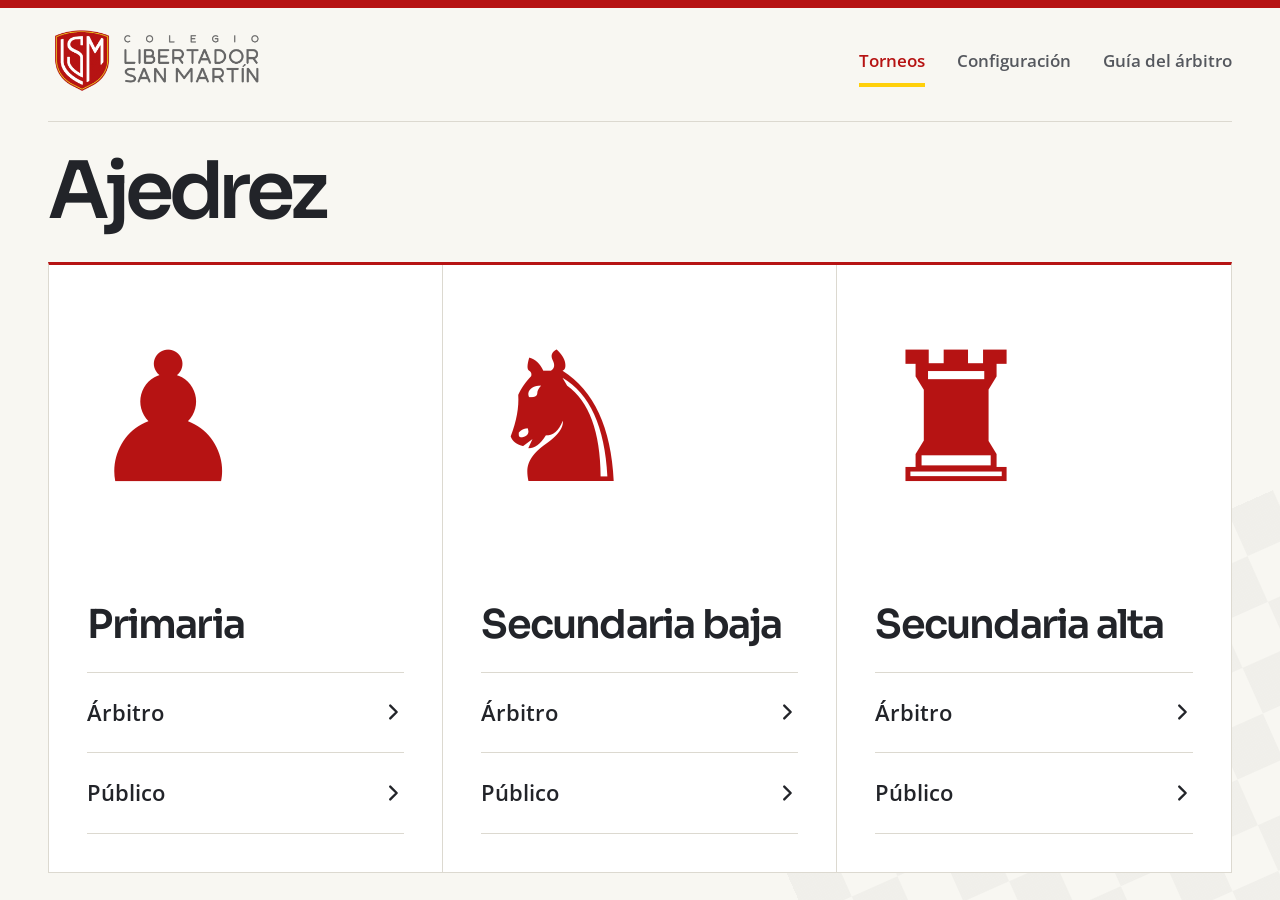
<file: index.html>
<!DOCTYPE html>
<html lang="es">
<head>
<meta charset="UTF-8"><link rel="icon" type="image/svg+xml" href="[data-uri]">
<meta name="viewport" content="width=device-width, initial-scale=1.0">
<title>Ajedrez — Colegio Libertador San Martín</title>
<style>
@font-face{font-family:'Open Sans';font-weight:400 600;font-style:normal;font-display:swap;src:url([data-uri]) format('woff')}
@font-face{font-family:'Sora';font-weight:500 700;font-style:normal;font-display:swap;src:url([data-uri]) format('woff')}

:root{--red:#b61313;--ink:#222429;--muted:#727479;--line:#dddeda}
*{box-sizing:border-box}html,body{margin:0;min-height:100%}body{color:var(--ink);background:#f5f5f2;font:600 15px/1.5 'Open Sans',Arial,sans-serif;min-height:100svh;display:flex;flex-direction:column;isolation:isolate}
body:before{content:'';position:fixed;inset:0;border-top:5px solid var(--red);pointer-events:none;z-index:3}
body:after{content:'';position:fixed;z-index:-1;width:65vw;height:65vw;right:-32vw;bottom:-36vw;transform:rotate(-24deg);background:conic-gradient(#22242905 25%,transparent 0 50%,#22242905 0 75%,transparent 0);background-size:100px 100px;pointer-events:none}
a{color:inherit;text-decoration:none}a:focus-visible{outline:3px solid var(--red);outline-offset:6px}h1,h2{font-family:'Sora',Arial,sans-serif;font-weight:600;margin:0}
.sitebar{width:calc(100% - 112px);max-width:1560px;margin:0 auto;min-height:128px;display:flex;align-items:center;justify-content:space-between;gap:32px;border-bottom:1px solid var(--line)}
.event-brand{display:block;flex:none}.event-brand img{display:block;width:205px;height:auto}.sitebar nav{display:flex;align-items:center;gap:36px}.sitebar nav a{font-size:14px;padding:12px 0;color:#55585e;position:relative}.sitebar nav a:hover{color:var(--red)}.sitebar nav a[aria-current]{color:var(--red)}.sitebar nav a[aria-current]:after{content:'';height:2px;background:var(--red);position:absolute;bottom:3px;left:0;right:0}
.division-heading{width:calc(100% - 112px);max-width:1560px;margin:0 auto;padding:clamp(28px,5vh,62px) 0 clamp(24px,4vh,48px)}h1{font-size:clamp(58px,6.1vw,100px);line-height:1.05;letter-spacing:-.065em}
.division-main{width:calc(100% - 112px);max-width:1560px;margin:0 auto;flex:1;display:flex;min-height:0;padding-bottom:48px}.divisions{width:100%;display:grid;grid-template-columns:repeat(3,minmax(0,1fr));border:1px solid var(--line);border-top:3px solid var(--red);background:#fff;min-height:360px}
.division{min-width:0;position:relative;padding:clamp(25px,3vw,52px);display:flex;flex-direction:column;border-right:1px solid var(--line)}.division:last-child{border:0}.division-symbol{font-family:'Segoe UI Symbol','DejaVu Sans',serif;font-size:clamp(76px,9vh,118px);line-height:1.15;color:var(--red);display:block;margin-bottom:clamp(20px,4vh,48px);align-self:flex-start}
.division h2{font-size:clamp(25px,2.45vw,39px);line-height:1.25;letter-spacing:-.045em;max-width:330px;margin-bottom:32px}.division-actions{margin-top:auto;display:flex;flex-direction:column;gap:0}.division-actions a{display:flex;justify-content:space-between;align-items:center;font-size:clamp(15px,1.2vw,19px);padding:16px 0;border-top:1px solid var(--line);transition:color .15s,padding .15s}.division-actions a:first-child{color:var(--red)}.division-actions a span{font-size:24px;font-weight:400}.division-actions a:hover{color:var(--red);padding-left:7px;padding-right:7px}
@media(min-width:1100px) and (min-height:800px){.division-main{padding-bottom:5vh}.divisions{max-height:680px}.division{padding-top:5vh;padding-bottom:4vh}.division-symbol{font-size:clamp(100px,12vh,155px);margin-bottom:4vh}.division h2{font-size:clamp(30px,2.6vw,43px)}.division-actions a{padding:20px 0}}
@media(max-width:900px){.sitebar,.division-heading,.division-main{width:calc(100% - 56px)}.sitebar{min-height:110px}.event-brand img{width:170px}.sitebar nav{gap:20px}.sitebar nav a{font-size:12px}.division{padding:26px 22px}.division h2{font-size:26px}.division-main{padding-bottom:28px}}
@media(max-width:650px){.sitebar{width:calc(100% - 36px);padding:22px 0 17px;align-items:flex-start;gap:20px}.event-brand img{width:143px}.sitebar nav{flex-wrap:wrap;justify-content:flex-end;gap:5px 16px;max-width:190px}.sitebar nav a{font-size:11px;padding:5px 0}.division-heading,.division-main{width:calc(100% - 36px)}.division-heading{padding:30px 0 25px}h1{font-size:62px}.divisions{grid-template-columns:1fr;min-height:0}.division{display:grid;grid-template-columns:65px 1fr;gap:13px 20px;padding:25px 22px;border-right:0;border-bottom:1px solid var(--line)}.division-symbol{font-size:65px;margin:0;grid-row:1/3}.division h2{font-size:25px;margin:0;align-self:center}.division-actions{flex-direction:row;gap:25px}.division-actions a{border:0;padding:4px 0;gap:20px;font-size:14px}.division-actions a span{font-size:19px}}
@media(prefers-reduced-motion:reduce){*{transition:none!important}}


/* Fullscreen tournament entrance: school red, yellow and warm white. */
:root{--yellow:#ffd00b;--line:#dcd9d0}
body{background:#f8f7f2}
body:before{border-top-width:6px}
.sitebar,.division-heading,.division-main{width:calc(100% - 96px);max-width:none}
.sitebar{min-height:clamp(110px,13vh,145px)}
.event-brand img{width:clamp(205px,14vw,265px)}
.sitebar nav{gap:clamp(24px,2.5vw,48px)}
.sitebar nav a{font-size:clamp(16px,1.15vw,22px);padding:15px 0}
.sitebar nav a[aria-current]:after{height:4px;background:var(--yellow);bottom:1px}
.division-heading{padding:clamp(24px,3.5vh,42px) 0 clamp(24px,3.5vh,42px)}
h1{font-size:clamp(68px,6vw,112px)}
.division-main{padding-bottom:32px}
.divisions{max-height:none;min-height:400px;border-top:6px solid var(--yellow)}
.division{padding:clamp(25px,2.6vw,52px);padding-top:clamp(20px,3vh,36px);padding-bottom:clamp(25px,3.5vh,42px)}
.division-symbol{flex:1;display:flex;align-items:center;font-size:clamp(108px,17vh,205px);margin:0 0 20px;min-height:130px}
.division h2{max-width:none;font-size:clamp(30px,2.65vw,52px);line-height:1.2;margin:0 0 clamp(24px,3.5vh,42px)}
.division-actions{margin-top:0;gap:0}
.division-actions a{font-size:clamp(20px,1.5vw,29px);min-height:clamp(64px,8.5vh,104px);padding:18px 20px;border-top:0;border-bottom:1px solid var(--line)}
.division-actions a:first-child{background:var(--yellow);color:#43231c;border-bottom:0}
.division-actions a:first-child:hover{background:#f2c400;color:#43231c}
.division-actions a:last-child:hover{background:#faf4dd}
.division-actions a span{font-size:32px}
.division-actions a:hover{padding-left:25px;padding-right:15px}
@media(max-width:1000px){.sitebar,.division-heading,.division-main{width:calc(100% - 48px)}.sitebar nav{gap:20px}.sitebar nav a{font-size:15px}.event-brand img{width:195px}.division{padding:26px 22px}.division h2{font-size:30px}.division-actions a{font-size:20px;padding:16px 14px}.division-symbol{font-size:125px}}
@media(min-width:651px) and (max-height:760px){.sitebar{min-height:96px}.event-brand img{width:190px}.division-heading{padding:20px 0}h1{font-size:70px}.division-main{padding-bottom:24px}.divisions{min-height:350px}.division{padding:20px 28px}.division-symbol{min-height:90px;font-size:110px;margin-bottom:12px}.division h2{font-size:clamp(28px,2.65vw,46px);margin-bottom:20px}.division-actions a{min-height:60px;font-size:21px;padding:12px 18px}}
@media(max-width:650px){.sitebar{width:calc(100% - 36px);min-height:105px}.event-brand img{width:143px}.sitebar nav{gap:6px 14px}.sitebar nav a{font-size:12px;padding:6px 0}.division-heading,.division-main{width:calc(100% - 36px)}.division-heading{padding:28px 0 24px}h1{font-size:62px}.divisions{min-height:0}.division{padding:24px 20px;gap:12px 16px}.division-symbol{font-size:68px;min-height:0;margin:0;display:block}.division h2{font-size:25px;margin:0}.division-actions{gap:12px;flex-wrap:wrap}.division-actions a{font-size:15px;min-height:42px;padding:7px 12px;gap:15px}.division-actions a span{font-size:20px}.division-actions a:hover{padding:7px 12px}.division-actions a:last-child{border:0}}


/* Viewport-sized desktop composition; yellow remains a navigation accent. */
body:after{background:conic-gradient(#22242909 25%,transparent 0 50%,#22242909 0 75%,transparent 0);background-size:100px 100px}
.divisions{border-top:3px solid var(--red)}
.division-actions a:first-child{background:transparent;color:var(--red);border-top:1px solid var(--line);border-bottom:1px solid var(--line)}
.division-actions a:first-child:hover,.division-actions a:last-child:hover{background:#b6131307;color:var(--red)}
@media(min-width:1001px){
 body{height:100dvh;min-height:700px;display:grid;grid-template-rows:clamp(100px,12vh,140px) auto minmax(0,1fr)}
 .sitebar{height:100%;min-height:0}
 .division-heading{padding:clamp(24px,3.2vh,40px) 0}
 h1{font-size:clamp(68px,8vh,108px)}
 .division-main{height:100%;padding-bottom:clamp(24px,3vh,40px);min-height:0}
 .divisions{min-height:0;height:100%}
 .division{display:grid;grid-template-rows:minmax(0,1fr) auto auto;gap:clamp(18px,3vh,36px);padding:clamp(28px,3vw,58px)}
 .division-symbol{height:100%;min-height:0;align-self:stretch;align-items:center;justify-content:flex-start;font-size:clamp(120px,20vh,240px);margin:0}
 .division h2{font-size:clamp(32px,3.1vw,60px);margin:0;line-height:1.18;min-height:2.36em;display:flex;align-items:flex-end}
 .division-actions{margin:0}
 .division-actions a{font-size:clamp(22px,1.6vw,32px);min-height:clamp(70px,9vh,115px);padding:18px 0}
 .division-actions a:hover{padding-left:7px;padding-right:7px}
}


/* Slightly taller masthead; category content retains its scale. */
body:before{border-top-width:8px}
@media(min-width:1001px){
 body{grid-template-rows:clamp(112px,13.5vh,154px) auto minmax(0,1fr)}
 .event-brand img{width:clamp(218px,14.7vw,278px)}
 .sitebar nav a{font-size:clamp(17px,1.2vw,23px)}
 h1{font-size:clamp(74px,8.8vh,118px)}
 .division{gap:clamp(16px,2.5vh,30px)}
}


.access-arrow{width:26px;height:26px;flex:none;stroke:currentColor;stroke-width:1.7;stroke-linecap:round;stroke-linejoin:round}
@media(min-width:1001px) and (max-height:800px), (min-width:1500px) and (max-height:950px){
 body{min-height:0;grid-template-rows:clamp(84px,12.5vh,118px) auto minmax(0,1fr)}
 .sitebar{min-height:0}
 .event-brand img{width:clamp(180px,12vw,230px)}
 .division-heading{padding:clamp(14px,2.5vh,24px) 0}
 h1{font-size:clamp(56px,8.3vh,80px)}
 .division-main{padding-bottom:20px}
 .division{padding:clamp(20px,2.5vw,40px);gap:clamp(12px,2vh,18px)}
 .division-symbol{font-size:clamp(88px,17vh,155px);min-height:0}
 .division h2{font-size:clamp(28px,2.6vw,48px);min-height:1.2em;margin:0}
 .division-actions a{min-height:clamp(48px,8vh,74px);font-size:clamp(19px,1.4vw,27px);padding:12px 0}
}
@media(max-width:650px){.access-arrow{width:20px;height:20px}}

.division-actions .access-arrow{width:22px;height:22px;stroke-width:2.6;stroke-linecap:round;stroke-linejoin:round}
@media(max-width:650px){.division-actions .access-arrow{width:18px;height:18px}}
.division-actions a:first-child{color:var(--ink)}
.division-actions a:first-child:hover{color:var(--red)}
</style>
</head>
<body class="page-index">
<div class="sitebar"><a class="event-brand" href="index.html" aria-label="Colegio Libertador San Martín, inicio"><img src="[data-uri]" width="205" height="84" alt="Colegio Libertador San Martín"></a><nav aria-label="Navegación principal"><a href="index.html" aria-current="page">Torneos</a><a href="config.html">Configuración</a><a href="manual.html">Guía del árbitro</a></nav></div>

<header class="division-heading"><h1>Ajedrez</h1></header><main class="division-main"><div class="divisions"><section class="division"><span class="division-symbol" aria-hidden="true">♟</span><h2>Primaria</h2><div class="division-actions"><a href="arbitro-primaria.html">Árbitro <svg class="access-arrow" viewBox="0 0 24 24" fill="none" aria-hidden="true"><path d="m9 5 7 7-7 7"/></svg></a><a href="publico-primaria.html">Público <svg class="access-arrow" viewBox="0 0 24 24" fill="none" aria-hidden="true"><path d="m9 5 7 7-7 7"/></svg></a></div></section><section class="division"><span class="division-symbol" aria-hidden="true">♞</span><h2>Secundaria baja</h2><div class="division-actions"><a href="arbitro-secundaria.html?categoria=baja">Árbitro <svg class="access-arrow" viewBox="0 0 24 24" fill="none" aria-hidden="true"><path d="m9 5 7 7-7 7"/></svg></a><a href="publico-secundaria.html?categoria=baja">Público <svg class="access-arrow" viewBox="0 0 24 24" fill="none" aria-hidden="true"><path d="m9 5 7 7-7 7"/></svg></a></div></section><section class="division"><span class="division-symbol" aria-hidden="true">♜</span><h2>Secundaria alta</h2><div class="division-actions"><a href="arbitro-secundaria.html?categoria=alta">Árbitro <svg class="access-arrow" viewBox="0 0 24 24" fill="none" aria-hidden="true"><path d="m9 5 7 7-7 7"/></svg></a><a href="publico-secundaria.html?categoria=alta">Público <svg class="access-arrow" viewBox="0 0 24 24" fill="none" aria-hidden="true"><path d="m9 5 7 7-7 7"/></svg></a></div></section></div></main>
<!-- offline-shell -->
<script data-bundle="offline-shell">
// Install only after the first paint. Caches contain static files, never scores or names.
if ('serviceWorker' in navigator && location.protocol !== 'file:') {
  window.addEventListener('load', () => {
    const prepare = () => navigator.serviceWorker.register('sw.js', {updateViaCache:'none'})
      .then(() => navigator.serviceWorker.ready)
      .then(() => console.debug('ajedrez: static shell cached'))
      .catch(() => {});
    if ('requestIdleCallback' in window) requestIdleCallback(prepare, {timeout:2500});
    else setTimeout(prepare, 1000);
  }, {once:true});
}
</script>
<!-- /offline-shell -->
</body>
</html>
</file>
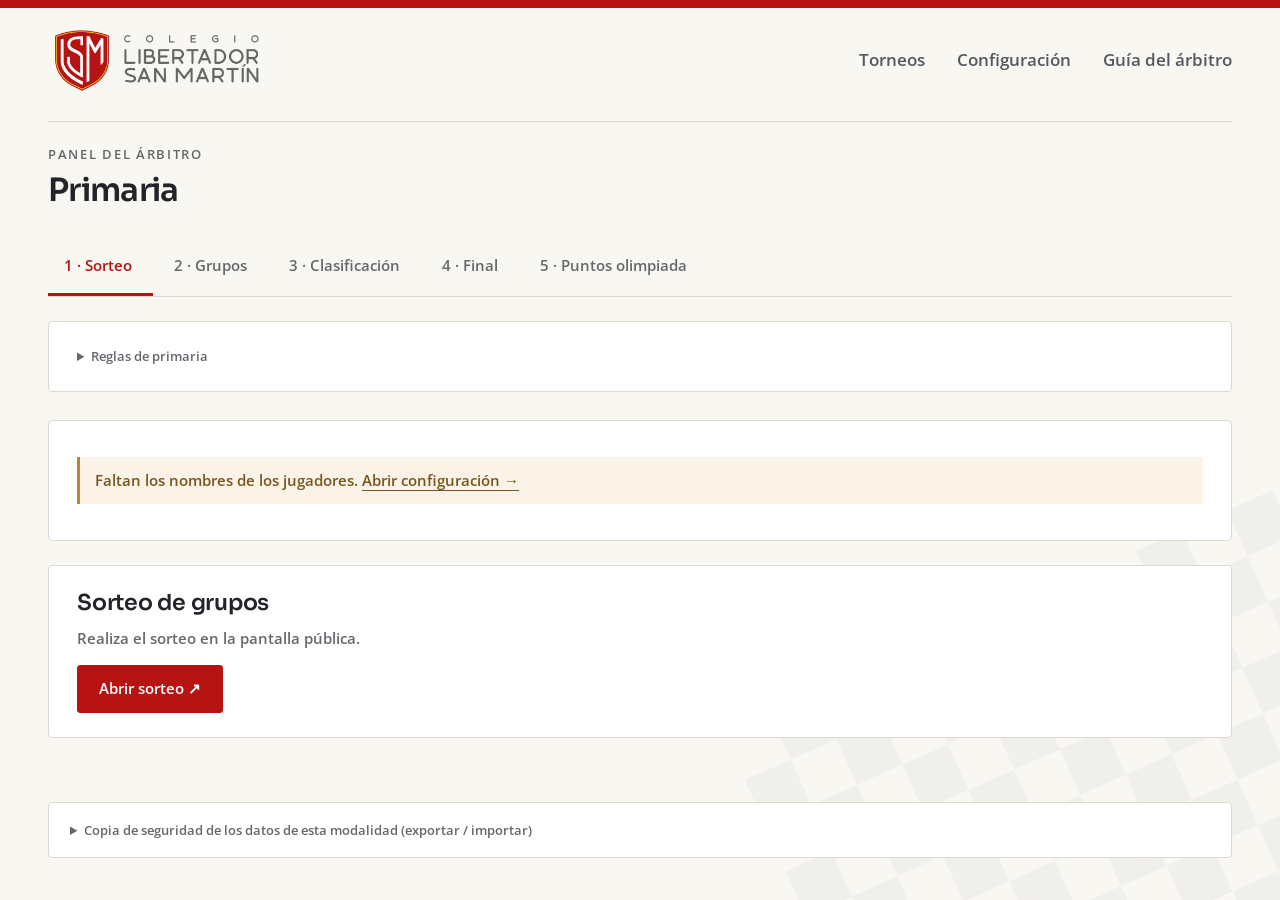
<file: arbitro-primaria.html>
<!DOCTYPE html>
<html lang="es">
<head>
<meta charset="UTF-8"><link rel="icon" type="image/svg+xml" href="[data-uri]">
<meta name="viewport" content="width=device-width, initial-scale=1.0">
<title>Panel del árbitro — Primaria</title>
<!-- bundle:style.css -->
<style data-bundle="style.css">
/* Marcador de torneo escolar: grafito, casillas y cuatro delegaciones. */
:root{
  --board-dark:#181e22;--board-mid:#272f34;--panel:#20272c;--panel-2:#252d33;
  --ink:#edf1f3;--ink-muted:#adb8c0;--line:#354149;--gold:#efc65b;--gold-soft:#6f7062;
  --good:#86c8a0;--bad:#ed8b83;--radius:5px;--radius-sm:4px;--shadow:none;
  --rojo:#bd4d42;--azul:#4178b0;--verde:#36815a;--amarillo:#d7aa36;
}
*{box-sizing:border-box}html,body{margin:0;min-height:100%}html{scroll-behavior:smooth}
body{background:#151a1e none no-repeat right -320px top 90px / 1050px;color:var(--ink);font:15px/1.55 'Open Sans',Arial,sans-serif;padding-bottom:0}
body:before{content:'';display:block;height:5px;background:linear-gradient(to right,var(--rojo) 0 25%,var(--azul) 25% 50%,var(--verde) 50% 75%,var(--amarillo) 75%);position:absolute;top:0;left:0;right:0;z-index:100}
a{color:var(--gold);text-underline-offset:4px}button,input,select,textarea{font:inherit}button,a,input,select,textarea{-webkit-tap-highlight-color:transparent}
h1,h2,h3,h4,p{margin-top:0}h1,h2,h3{font-family:'Open Sans',Arial,sans-serif;font-weight:750;line-height:1.15}h1{letter-spacing:-.8px}h2{letter-spacing:-.35px}h3{letter-spacing:-.15px}
.mono,.pos,.score,.sc{font-family:'Consolas','Courier New',monospace;font-variant-numeric:tabular-nums}.num{text-align:right;font-variant-numeric:tabular-nums}
::selection{background:#b79b52;color:#bde7c9}:focus-visible{outline:3px solid #b67b22;outline-offset:3px}
.sitebar{min-height:86px;max-width:1400px;margin:0 auto;padding:22px 40px 18px;display:flex;justify-content:space-between;align-items:center;gap:24px;border-bottom:1px solid var(--line)}
.event-brand{display:flex;align-items:center;gap:13px;color:var(--ink);text-decoration:none;font-size:12px;font-weight:750;letter-spacing:1.8px;line-height:1.45}.event-brand>svg{height:38px;width:38px;flex:none;color:var(--gold)}.event-brand>span>span{display:block;font-size:9px;letter-spacing:1.5px;font-weight:500;color:var(--ink-muted)}
.sitebar nav{display:flex;gap:26px;align-items:center}.sitebar nav a{font-size:13px;font-weight:600;text-decoration:none}.sitebar nav a:hover{text-decoration:underline}
.top{max-width:1400px;margin:auto;padding:34px 40px 26px}.top .eyebrow,.eyebrow{font-size:11px;font-weight:700;text-transform:uppercase;letter-spacing:1.7px;color:var(--ink-muted);margin-bottom:12px}.top h1{font-size:37px;margin-bottom:12px}.top p{max-width:780px;color:var(--ink-muted);font-size:14px;margin:8px 0}.top .rowbtns{margin-top:18px;gap:0}
.category-link{font-size:13px;font-weight:600;text-decoration:none;padding:9px 17px;border:1px solid var(--line);background:#20272c}.category-link:first-child{border-radius:4px 0 0 4px}.category-link:last-child{border-radius:0 4px 4px 0;border-left:0}.category-link.selected{background:var(--gold);border-color:var(--gold);color:white}.category-link:hover{box-shadow:inset 0 -3px var(--gold-soft)}
main{max-width:1180px;margin:auto;padding:12px 40px 45px}main.wide{max-width:1480px}main:empty{min-height:240px}
.panel{padding:27px 28px;margin-bottom:23px;background:var(--panel);border:1px solid var(--line);border-radius:var(--radius);overflow-x:auto}.panel h2{font-size:24px;margin-bottom:8px}.panel .sub{color:var(--ink-muted);font-size:13px;margin-bottom:23px;line-height:1.65}.panel>.note:first-child{margin:0}
.grid4{display:grid;grid-template-columns:repeat(4,minmax(0,1fr));gap:18px}.group-columns{display:grid;grid-template-columns:repeat(2,minmax(0,1fr));gap:22px}.group-columns>.panel{min-width:0}.colorcard{border:1px solid var(--line);border-top:3px solid var(--c);border-radius:3px;background:#20272c;padding:18px 16px}.colorcard .name{font-size:13px;font-weight:700;color:var(--ink);display:flex;gap:8px;align-items:center;margin-bottom:15px}.colorcard .name:before{content:'';width:9px;height:9px;background:var(--c);display:inline-block}.field{margin-bottom:14px}.field:last-child{margin-bottom:0}.field label{display:block;font-size:12px;color:var(--ink-muted);margin-bottom:5px;font-weight:600}
input[type=text],input[type=number],select,textarea{display:block;width:100%;background:#171d21;border:1px solid #4e5d66;color:var(--ink);border-radius:3px;padding:10px 11px;font-size:14px;line-height:1.3;min-height:41px}input::placeholder,textarea::placeholder{color:#8d9aa2}input:hover,select:hover,textarea:hover{border-color:#92a4ad}input:focus,select:focus,textarea:focus{outline:2px solid var(--gold);outline-offset:1px;border-color:var(--gold)}input:disabled,select:disabled{background:#272f34;border-color:#354149;color:#c0cbd0;cursor:not-allowed;opacity:1}
.btn{display:inline-flex;align-items:center;justify-content:center;gap:20px;min-height:41px;padding:10px 17px;background:var(--gold);border:1px solid var(--gold);border-radius:3px;color:#20272c;text-decoration:none;font-size:13px;font-weight:600;line-height:1.3;cursor:pointer;transition:background .15s,border-color .15s}.btn:hover{background:#ffdb83;border-color:#ffdb83}.btn:active{transform:translateY(1px)}.btn.ghost{background:transparent;color:var(--gold);border-color:#60717c}.btn.ghost:hover{background:#323b3f;border-color:var(--gold)}.btn.small{font-size:12px;padding:7px 12px;min-height:34px}.btn:disabled{opacity:.38;cursor:not-allowed}.rowbtns{display:flex;gap:10px;flex-wrap:wrap;align-items:center;margin-top:15px}
nav.tabs{display:flex;gap:0;flex-wrap:wrap;max-width:1400px;margin:0 auto 22px;padding:0 40px;background:#151a1e;border-bottom:1px solid #394750;position:sticky;top:0;z-index:20}nav.tabs button{padding:15px 19px 13px;min-height:50px;border:0;border-bottom:3px solid transparent;background:transparent;color:var(--ink-muted);font-size:13px;font-weight:600;cursor:pointer}nav.tabs button:first-child{padding-left:4px;padding-right:24px}nav.tabs button:hover{color:var(--gold);background:#252e34}nav.tabs button.active{border-bottom-color:var(--gold);color:var(--gold)}
.chip{display:inline-flex;align-items:center;gap:7px;padding:4px 0;border-radius:2px;font-size:13px;line-height:1.45;vertical-align:middle}.dot{display:inline-block;width:8px;height:8px;background:var(--c);border-radius:1px;flex:none}.chip+.chip{margin-left:10px}
table{width:100%;border-collapse:collapse;font-size:14px}th{text-align:left;padding:12px 10px;color:var(--ink-muted);font-size:11px;font-weight:700;border-bottom:2px solid var(--line);text-transform:uppercase;letter-spacing:.7px;white-space:nowrap}td{padding:12px 10px;border-bottom:1px solid #354149;vertical-align:middle}th:first-child,td:first-child{padding-left:0}th:last-child,td:last-child{padding-right:0}tr:last-child td{border-bottom:0}tbody tr:hover td{background:#28333a}.pos{color:var(--gold);font-size:13px;font-weight:700}.round-row td{background:#2b363d;font-size:11px;font-weight:700;text-transform:uppercase;letter-spacing:1px;color:var(--gold);padding:9px 10px}.round-row:hover td{background:#2b363d!important}td select{min-width:165px;font-size:13px}table .chip{max-width:100%;overflow-wrap:anywhere}
.note{color:var(--ink-muted);font-size:13px;line-height:1.65;margin-top:8px}.warn{color:#e8d39a;background:#302d22;border-left:3px solid #cfa64a;padding:12px 15px;font-size:13px;line-height:1.65;margin:12px 0}.good-note{color:#a1d9b4;background:#24372d;border-left:3px solid #639a75;padding:12px 15px;font-size:13px;line-height:1.65;margin:10px 0}.lockbadge{font-size:12px;color:var(--good);margin-top:12px;display:inline-block}
.matchcard{background:var(--panel);padding:25px 28px;border:1px solid var(--line);border-left:3px solid #596b74;border-radius:4px;margin-bottom:19px}.matchcard h3{font-size:22px;margin-bottom:21px}.vs{display:flex;align-items:center;justify-content:space-between;gap:16px;margin-bottom:19px}.vs .side{flex:1;min-width:0;background:#192126;padding:14px 16px;border:1px solid #37464f;border-radius:3px;overflow-wrap:anywhere}.vs .side.winner{border-color:#74ab87;background:#24372d}.vs .mid{color:var(--ink-muted);font-size:12px}.score{font-size:27px;font-weight:700;color:var(--gold);white-space:nowrap}.gamerow{display:flex;gap:14px;align-items:center;flex-wrap:wrap;border-top:1px solid var(--line);padding:15px 0}.gamerow .label{width:132px;flex:none;font-size:12px;color:var(--ink-muted)}.gamerow select{width:230px;max-width:100%}.gamerow>.label+div{min-width:180px}.arma-box{margin-top:20px;padding:21px;border:1px solid #64674e;background:#242a27;border-radius:3px}.arma-box h4{font:700 13px/1.5 'Open Sans',Arial,sans-serif;margin:0 0 13px;color:var(--gold)}.bidrow{display:flex;gap:16px;align-items:end;flex-wrap:wrap}.bidfield{flex:1;min-width:145px}.placement-tier{display:flex;align-items:center;gap:22px;padding:20px 0;border-bottom:1px solid var(--line);flex-wrap:wrap}.placement-tier:last-child{border-bottom:0}.placement-tier>b{font:500 22px 'Open Sans',Arial,sans-serif;width:85px}.placement-tier>div{flex:1;display:flex;gap:16px;flex-wrap:wrap}.placement-tier>span{font-size:12px;color:var(--ink-muted)}.pts-table td:last-child{white-space:nowrap}
.final-standing{display:flex;align-items:center;gap:10px;border-bottom:1px solid var(--line);padding:14px 0;font-size:13px}.final-standing:last-child{border-bottom:0}.final-standing .rank{font:500 22px 'Open Sans',Arial,sans-serif;color:var(--gold);width:29px}.colorbar{flex:1;height:6px;min-width:25px;background:#39434a;display:flex}.colorbar div{height:100%}.final-standing .mono{font-family:'Open Sans',Arial,sans-serif!important;font-variant-numeric:tabular-nums}.final-standing .mono[style*="width:110px"]{width:76px!important}.final-standing .mono[style*="min-width:70px"]{min-width:35px!important}
footer.databar{max-width:1180px;margin:auto;padding:0 40px 35px}details{background:#1c2429;border:1px solid var(--line);padding:17px 21px;border-radius:4px}summary{color:var(--ink-muted);font-size:12px;cursor:pointer;font-weight:600}textarea.databox{height:140px;font:12px/1.5 Consolas,monospace;margin-top:12px}.site-footer{max-width:1320px;margin:8px auto 0;padding:24px 0 30px;border-top:1px solid #354149;display:flex;justify-content:space-between;gap:24px;color:var(--ink-muted);font-size:11px}.team-key{display:flex;gap:18px}.team-key>span{display:flex;align-items:center;gap:6px}.team-key i{height:7px;width:7px;background:var(--team);display:inline-block}
/* Public display: generous names and scores; no unused semifinal column. */
.public-layout{display:grid;grid-template-columns:minmax(0,1fr) 290px;gap:30px;align-items:start}.public-sidebar{display:flex;min-width:0;flex-direction:column;gap:18px}.public-sidebar .panel{margin:0;padding:22px}.public-sidebar .panel h2{font-size:22px}.champ-mini{display:flex;gap:14px;align-items:center;background:var(--gold);color:#20272c;padding:21px;border-radius:4px}.champ-mini .trophy-mini{font:38px 'Open Sans',Arial,sans-serif;color:#313b3e;line-height:1}.champ-mini .label{font-size:10px;text-transform:uppercase;letter-spacing:1.5px;color:#363a31}.champ-mini .name{font:21px/1.3 'Open Sans',Arial,sans-serif;overflow-wrap:anywhere}.champ-mini.pending{background:#2a343b;color:var(--gold)}.champ-mini.pending .label{color:#b0bdc4}.champ-mini.pending .name{font:13px/1.5 'Open Sans',Arial,sans-serif}.bracket-wrap{position:relative;overflow-x:auto;padding:7px 1px 27px}.bracket-wrap::-webkit-scrollbar{height:6px}.bracket-wrap::-webkit-scrollbar-thumb{background:#53636c}.bracket{display:flex;gap:45px;min-width:810px;align-items:stretch}.bracket-col{display:flex;flex-direction:column;justify-content:space-around;gap:34px;flex:none;width:238px}.bracket-col.col-final{justify-content:center}.bracket-half{display:flex;flex-direction:column;gap:24px}.bracket-svg{position:absolute;top:0;left:0;width:100%;height:100%;pointer-events:none;z-index:1}.connector{fill:none;stroke:#53636c;stroke-width:1.5}.connector.lit{stroke:var(--gold);stroke-width:2.5}.bkt-roundlabel{font-size:10px;font-weight:700;text-transform:uppercase;letter-spacing:1px;color:var(--gold);margin-bottom:9px}.bkt-box{position:relative;z-index:2;background:#20272c;border:1px solid #4c5b64;border-radius:4px;overflow:hidden}.bkt-box.empty{opacity:.7}.bkt-box.decided{border-color:#af9149}.bkt-player{display:flex;align-items:center;justify-content:space-between;gap:12px;padding:13px 12px;border-bottom:1px solid #37444c;font-size:13px}.bkt-player .who{display:flex;gap:8px;align-items:center;min-width:0}.bkt-player .name{white-space:normal;overflow-wrap:anywhere;line-height:1.4}.bkt-player .sc{font-size:16px;font-weight:700}.bkt-player.adv{background:#2d3e36}.bkt-player.adv .name{font-weight:600}.bkt-player.adv .sc{color:var(--good)}.bkt-meta{font-size:10px;color:var(--ink-muted);padding:7px 10px;text-align:center;background:#1c2429}.page-publico-secundaria .bracket{min-width:0;display:block}.page-publico-secundaria .bracket-col{width:100%;max-width:580px;margin:auto}.page-publico-secundaria .bracket-wrap{padding:24px;background:#1c2429;border:1px solid #394850;border-radius:4px}.page-publico-secundaria .bkt-player{padding:22px;font-size:18px}.page-publico-secundaria .bkt-player .sc{font-size:24px}
/* Tournament desk: the entrance is a list, not a collection of widgets. */
.home-hero{max-width:1320px;margin:auto;display:grid;grid-template-columns:1fr 1fr;align-items:center;gap:30px;padding:34px 15px 25px;min-height:360px}.hero-copy{padding-left:8px}.home-hero .eyebrow{font-size:11px;letter-spacing:1.5px}.home-hero h1{font-size:102px;line-height:.98;letter-spacing:-5px;margin:18px 0 22px}.title-dot{color:#efc65b}.home-hero p{font-size:16px;color:var(--ink-muted);line-height:1.7}.delegation-flags{display:flex;gap:6px;margin-top:26px}.delegation-flags i{display:block;width:29px;height:6px;background:var(--rojo)}.delegation-flags i:nth-child(2){background:var(--azul)}.delegation-flags i:nth-child(3){background:var(--verde)}.delegation-flags i:nth-child(4){background:var(--amarillo)}.hero-board{display:block;width:100%;max-width:560px;justify-self:end}.home-main{max-width:1320px;padding:6px 20px 45px}.section-kicker{display:flex;justify-content:space-between;gap:18px;align-items:baseline;margin-bottom:15px}.section-kicker h2{font-size:25px;margin:0}.section-kicker>span{font-size:12px;color:var(--ink-muted)}.event-list{border-top:2px solid var(--gold);background:#20272c;border-bottom:1px solid var(--line)}.event-row{display:flex;align-items:center;gap:24px;border-bottom:1px solid var(--line);padding:25px 27px}.event-row:last-child{border:0}.entry-number{font:12px Consolas,monospace;color:#788570;align-self:flex-start;padding-top:7px}.entry-piece{font:42px/1 'Open Sans',Arial,sans-serif;width:40px;color:var(--gold);text-align:center}.entry-info{flex:1;min-width:180px}.entry-info h2{font-size:27px;margin:0 0 6px}.entry-info p{font-size:12px;color:var(--ink-muted);margin:0}.entry-format{font-size:12px;color:var(--ink-muted);min-width:195px}.entry-actions{display:flex;align-items:center;gap:22px}.entry-actions .btn{min-width:155px}.public-link{font-size:12px;font-weight:600;text-decoration:none;white-space:nowrap}.public-link:hover{text-decoration:underline}.setup-shortcut{display:flex;justify-content:space-between;gap:22px;padding:23px 0 5px;font-size:12px;text-decoration:none}.setup-shortcut b{margin-right:16px;font-weight:700}.setup-shortcut>span:first-child{color:var(--ink-muted)}.setup-shortcut>span:last-child{font-weight:700}.setup-shortcut:hover>span:last-child{text-decoration:underline}
@media(min-width:1450px){.page-publico-primaria main.wide{max-width:1480px}.page-publico-primaria .bracket{gap:62px;min-width:855px}.page-publico-primaria .public-layout{grid-template-columns:minmax(0,1fr) 310px}}
@media(max-width:1150px){.sitebar,.top{padding-left:28px;padding-right:28px}.site-footer{margin-left:28px;margin-right:28px}.home-hero{padding-left:28px;padding-right:20px}.home-main{padding-left:28px;padding-right:28px}.event-row{gap:17px;padding:23px 21px}.entry-format{display:none}.public-layout{grid-template-columns:1fr}.public-sidebar{display:grid;grid-template-columns:1fr 1fr;align-items:start}.grid4{gap:12px}.colorcard{padding:14px 12px}.page-publico-secundaria .public-layout{grid-template-columns:minmax(0,1fr) 290px}}
@media(max-width:800px){main,main.wide{padding:10px 22px 30px}.top{padding:26px 22px 21px}.top h1{font-size:30px}.sitebar{padding:21px 22px 16px;gap:16px;align-items:start}.sitebar nav{gap:15px;flex-wrap:wrap;justify-content:flex-end}.sitebar nav a{font-size:11px}.sitebar nav a:last-child{display:none}.event-brand{font-size:10px;letter-spacing:1px}.event-brand>span>span{font-size:8px;letter-spacing:.6px}.event-brand>svg{width:30px;height:30px}.grid4{grid-template-columns:repeat(2,minmax(0,1fr))}.group-columns{grid-template-columns:1fr;gap:0}.panel{padding:22px}.panel h2{font-size:22px}nav.tabs{padding:0 20px;flex-wrap:nowrap;overflow-x:auto}nav.tabs button{padding:13px 16px;white-space:nowrap;font-size:12px}.home-hero{min-height:300px;padding:30px 28px 22px;gap:0;grid-template-columns:1fr .9fr}.home-hero h1{font-size:76px;letter-spacing:-3px}.home-hero .eyebrow{font-size:9px}.home-hero p{font-size:14px}.home-main{padding:0 22px 30px}.entry-actions{flex-direction:column;gap:10px;align-items:stretch}.entry-info h2{font-size:25px}.entry-info{min-width:0}.entry-piece{display:none}.section-kicker>span{font-size:10px}.site-footer{margin:0 22px;padding:23px 0;flex-wrap:wrap;gap:12px}.site-footer .team-key{gap:15px}.setup-shortcut>span:first-child b{display:block;margin:0 0 3px}.page-publico-secundaria .public-layout{grid-template-columns:1fr}.matchcard{padding:22px}.gamerow select{width:100%}footer.databar{padding:0 22px 28px}}
@media(max-width:520px){.top h1{font-size:28px}.top p{font-size:13px}.home-hero{position:relative;grid-template-columns:1fr;padding:30px 23px 26px;overflow:hidden;min-height:270px}.hero-copy{position:relative;z-index:2;padding:0}.home-hero h1{font-size:75px;margin:12px 0 17px}.home-hero p{font-size:13px;max-width:230px}.hero-board{position:absolute;width:265px;right:-82px;top:35px;opacity:.26}.home-hero .eyebrow{font-size:9px;letter-spacing:.8px}.delegation-flags{margin-top:19px}.section-kicker{display:block}.section-kicker h2{font-size:23px;margin-bottom:5px}.event-row{display:grid;grid-template-columns:24px 1fr;gap:12px 15px;padding:21px 18px}.entry-number{padding-top:5px}.entry-info h2{font-size:25px}.entry-actions{grid-column:2;flex-direction:row;align-items:center;gap:17px}.entry-actions .btn{padding:10px 12px;min-width:0;font-size:12px;gap:12px}.public-link{font-size:11px}.setup-shortcut{padding-top:18px;align-items:center;font-size:11px}.setup-shortcut b{font-size:12px}.grid4{grid-template-columns:1fr}.colorcard{padding:18px}.panel{padding:19px}.sitebar{gap:10px}.sitebar nav{gap:8px 12px;max-width:150px}.sitebar nav a{font-size:10px}.public-sidebar{grid-template-columns:1fr}.vs{gap:8px}.vs .side{padding:11px 9px}.vs .chip{font-size:12px}.score{font-size:22px}.placement-tier{gap:12px;align-items:start}.placement-tier>div{flex-basis:calc(100% - 100px)}.placement-tier>span{margin-left:97px}.page-publico-secundaria .bkt-player{font-size:16px;padding:18px}.team-key{gap:12px;font-size:10px}.matchcard h3{font-size:20px}.category-link{padding:9px 12px;font-size:12px}}
@media(prefers-reduced-motion:reduce){*{scroll-behavior:auto!important;transition:none!important}}
@media print{body{background:white}.sitebar nav,.tabs,.rowbtns,.databar,.site-footer{display:none}.top,main{max-width:none;padding:15px}.panel,.matchcard{break-inside:avoid;border-color:#aaa}.sitebar{padding:10px 15px}.home-hero{min-height:0}.hero-board{max-width:300px}}

/* Small screens use each board as one readable match entry. */
@media(max-width:620px){
 body{background-image:none}
 .home-hero .hero-board{display:none}
 .home-hero{min-height:270px}
 .entry-actions{gap:12px}
 .entry-actions .btn{white-space:nowrap;flex:none;padding:10px;gap:8px;font-size:11px}
 .public-link{font-size:10.5px}
 .group-games{display:block;min-width:0}
 .group-games tbody{display:block}
 .group-games tr{display:grid;grid-template-columns:minmax(0,1fr) minmax(0,1fr);gap:0 14px;padding:12px 0;border-bottom:1px solid var(--line)}
 .group-games tr:first-child{display:none}
 .group-games td{display:block;min-width:0;border:0;padding:4px 0}
 .group-games td:first-child{grid-column:1/-1;font-size:11px;color:var(--ink-muted)}
 .group-games td:first-child:before{content:'Tablero ';font-family:'Open Sans',Arial,sans-serif}
 .group-games td:nth-child(2):before,.group-games td:nth-child(3):before{display:block;font-size:10px;color:var(--ink-muted);text-transform:uppercase;letter-spacing:.6px;margin-bottom:4px}
 .group-games td:nth-child(2):before{content:'Blancas'}
 .group-games td:nth-child(3):before{content:'Negras'}
 .group-games td:last-child{grid-column:1/-1;padding-top:9px}
 .group-games select{width:100%;min-width:0}
 .group-games .chip{font-size:13px;overflow-wrap:normal;word-break:normal;align-items:baseline}
 .group-games .dot{align-self:center}
 .group-games tr.round-row{display:block;background:#2b363d;padding:7px 10px;margin-top:17px;border:0}
 .group-games tr.round-row td{padding:0;font-size:10px}
 .group-games tr.round-row td:before{content:none}
 .group-games tr:hover td{background:transparent}
}

/* The save action stays in reach while editing a long registration form. */
.page-config{padding-bottom:84px}
.config-actions{position:fixed;bottom:18px;left:50%;transform:translateX(-50%);width:calc(100% - 80px);max-width:1100px;margin:0;padding:12px 17px;display:flex;align-items:center;justify-content:space-between;gap:20px;z-index:40;border-color:#52626b;box-shadow:0 4px 20px #edf1f314}
.config-actions>.note,.config-actions>.good-note{margin:0;padding:0;border:0;background:none;font-size:12px}
.config-actions>.rowbtns{margin:0;flex:none}
@media(max-width:620px){.config-actions{bottom:12px;width:calc(100% - 28px);padding:11px 12px;gap:10px}.config-actions .btn{font-size:12px;white-space:nowrap;padding:10px 12px}.config-actions>.note,.config-actions>.good-note{font-size:11px}}

@media(max-width:620px){.page-publico-secundaria table,.page-arbitro-secundaria table:not(.group-games){min-width:560px}.page-arbitro-primaria .pts-table,.page-arbitro-secundaria .pts-table{min-width:420px}}

/* Tournament entrance. */
.event-heading{max-width:1320px;margin:0 auto;padding:48px 20px 32px;display:flex;align-items:center;justify-content:space-between;gap:30px;border-bottom:1px solid var(--line)}
.event-heading .eyebrow{color:#bac5cc;margin:0 0 6px;font-size:12px;letter-spacing:2.7px}
.event-heading h1{font:900 62px/1 'Arial Narrow','Open Sans',Arial,sans-serif;letter-spacing:1px;text-transform:uppercase;margin:0}
.heading-teams{display:grid;grid-template-columns:repeat(4,1fr);gap:8px;min-width:350px}
.heading-teams span{padding:14px 17px;border-bottom:4px solid var(--team);background:#20272c;color:var(--team);font-size:12px;font-weight:700;text-align:center}
.page-index{background-position:right -250px top 40px;background-size:1000px}
.home-main{padding-top:29px}.section-kicker h2{font-family:'Open Sans',Arial,sans-serif;font-weight:650;font-size:17px;letter-spacing:0}.section-kicker>span{font-size:12px}
.event-list{display:grid;grid-template-columns:repeat(3,minmax(0,1fr));gap:18px;background:none;border:0}
.event-row{position:relative;display:flex;flex-direction:column;align-items:stretch;gap:21px;padding:26px 26px 23px;min-height:370px;border:1px solid #45535c!important;border-radius:7px;background:#222b31;overflow:hidden}
.event-row:before{content:'';position:absolute;right:-60px;top:-45px;width:220px;height:220px;background:conic-gradient(#2b363e 25%,transparent 0 50%,#2b363e 0 75%,transparent 0) 0 0/80px 80px;transform:rotate(16deg);opacity:.7;pointer-events:none}
.entry-number{font:700 11px 'Open Sans',Arial,sans-serif;color:#c6d1d7;letter-spacing:2px;align-self:auto;padding:0;position:relative;z-index:1}.entry-number:after{content:' / CATEGORÍA'}
.entry-piece{position:absolute;right:21px;top:36px;font:92px/1 'DejaVu Sans','Segoe UI Symbol',sans-serif;color:#a6b3bc;opacity:.52;width:auto;z-index:1}
.entry-info{flex:1;position:relative;z-index:2;min-width:0;padding-top:15px;max-width:80%}
.entry-info h2{font:800 29px/1.07 'Open Sans',Arial,sans-serif;letter-spacing:-.6px;margin:0 0 12px;color:#f0f4f6;max-width:220px}
.entry-info p{font-size:12px;color:#bcc7ce;margin:0;max-width:200px}
.entry-format{display:block;position:relative;z-index:2;font-size:12px;font-weight:550;color:#d1dae0;min-width:0;padding-top:17px;border-top:1px solid #46545c}
.entry-actions{display:flex;flex-direction:column;align-items:stretch;gap:15px;position:relative;z-index:2}.entry-actions .btn{min-height:43px;width:100%;justify-content:space-between;font-size:13px;font-weight:750;color:#191f23;background:#e6ebee;border-color:#e6ebee}.entry-actions .btn:hover{background:#efc65b;border-color:#efc65b}.entry-actions .public-link{color:#c8d4dc;font-size:12px;text-align:center}
.setup-shortcut{margin-top:18px;padding:20px 23px;background:#1c242a;border:1px solid #3e4c56;border-radius:5px}.setup-shortcut b{color:#dce5eb}
h2,h3{font-weight:700}.panel h2{font-size:21px;letter-spacing:-.25px}.matchcard h3{font-size:19px;font-weight:700}.top h1{font-weight:800;letter-spacing:-.65px;font-size:34px}
.btn{font-weight:700;color:#1a2024}.btn.ghost{color:#e4cf92;border-color:#736950}.btn.ghost:hover{color:#ffe7aa;background:#34342b}
.category-link{background:#232d34;color:#d5dfe5;border-color:#52616b}.category-link.selected{background:#e6ebef;color:#182027;border-color:#e6ebef}.category-link:hover{box-shadow:none;background:#34414b}.category-link.selected:hover{background:#fff}
.sitebar{border-bottom-color:#394750}.event-brand{font-size:12px;letter-spacing:1.5px;color:#f2f4f5}.event-brand>svg{background:#e3e9ed;color:#1e272d;border-radius:4px;padding:5px;width:40px;height:40px}.event-brand>span>span{color:#a2b3bd}.sitebar nav a{color:#d3dfe6;font-weight:600}.sitebar nav a:hover{color:#efc65b}
nav.tabs button.active{color:#ffe094;border-bottom-color:#efc65b}nav.tabs button:hover{color:#f4d77f}
.champ-mini{background:#d9bb69;color:#1c2429}.champ-mini .name{font-family:'Open Sans',Arial,sans-serif;font-weight:750}.champ-mini.pending{background:#2a353e;color:#d2dce3;border:1px solid #43535e}.champ-mini.pending .trophy-mini{color:#b9c7ce}.champ-mini.pending .label{color:#abbcc7}
.final-standing .rank{font-family:'Open Sans',Arial,sans-serif;font-weight:750;font-size:20px}.placement-tier>b{font-family:'Open Sans',Arial,sans-serif;font-weight:750;font-size:20px}.bkt-player.adv .name{color:#e1f1e6}.bkt-player.adv .sc{color:#96d1a9}.bkt-roundlabel{color:#d9dfe3}.score{color:#f1d77e}.panel,.matchcard{border-color:#3d4c55}.colorcard{border-color:#46545d;border-top-color:var(--c)}
.page-config .config-actions{background:#29353e;border-color:#5a6d79;box-shadow:0 8px 30px #0009}.config-actions>.good-note{color:#b6dfc6}.config-actions>.note{color:#ced8df}
@media(max-width:1150px){.event-heading{padding-left:28px;padding-right:28px}.entry-info h2{font-size:25px}.event-row{padding:22px;min-height:350px}.entry-piece{font-size:76px;right:14px;top:45px}}
@media(max-width:800px){.event-heading{padding:32px 22px 25px;align-items:start}.event-heading h1{font-size:46px}.heading-teams{min-width:0;grid-template-columns:repeat(2,1fr);gap:5px}.heading-teams span{padding:7px 11px;font-size:10px;border-bottom-width:3px}.event-list{gap:12px}.event-row{padding:19px;min-height:330px}.entry-info h2{font-size:23px}.entry-info{max-width:100%}.entry-piece{font-size:64px;top:28px;right:10px;opacity:.22}.entry-format{font-size:11px;line-height:1.6}}
@media(max-width:620px){.event-heading{display:block;padding-bottom:22px}.event-heading h1{font-size:48px}.heading-teams{display:flex;min-width:0;margin-top:23px;gap:6px}.heading-teams span{flex:1;padding:8px 6px}.home-main{padding-top:22px}.section-kicker{display:flex;align-items:center}.section-kicker h2{font-size:15px}.section-kicker>span{font-size:10px}.event-list{grid-template-columns:1fr;gap:15px}.event-row{display:flex;min-height:0;padding:23px;gap:18px}.entry-info{padding-top:0;max-width:75%}.entry-info h2{font-size:28px;max-width:230px;margin-bottom:8px}.entry-piece{font-size:82px;top:25px;right:27px;opacity:.45}.entry-format{padding-top:13px}.entry-actions{flex-direction:row;align-items:center;gap:20px;grid-column:auto}.entry-actions .btn{width:auto;flex:1;white-space:nowrap}.entry-actions .public-link{flex:none;font-size:11px}.event-row:before{width:210px;height:210px;right:-50px}.setup-shortcut{padding:17px;font-size:11px}.entry-number{align-self:auto}.home-main .section-kicker>span{max-width:110px;text-align:right}}
@media print{body{background:white!important;color:#111!important}.panel,.matchcard,.event-row{background:white!important;color:#111!important}.panel h2,.matchcard h3,.entry-info h2{color:#111!important}}

/* Divisions share one championship sheet, with no per-category promotional panels. */
.division-heading{max-width:1260px;padding:40px 20px 26px;margin:auto}.division-heading h1{font-size:42px;font-weight:800;letter-spacing:-1px;margin:0}
.division-main{max-width:1260px;padding:0 20px 60px}.divisions{border-top:2px solid #9baeb8}
.division{display:grid;grid-template-columns:74px minmax(0,1fr) auto;gap:27px;align-items:center;padding:27px 12px;border-bottom:1px solid #44535d;background:#171e23}
.division:nth-child(2){background:#1c252b}.division-symbol{display:flex;align-items:center;justify-content:center;width:74px;height:74px;background:#dde4e8;color:#1d272e;font:56px/1 'DejaVu Sans','Segoe UI Symbol',sans-serif}
.division:nth-child(2) .division-symbol{background:#34434d;color:#e5ecf0}.division h2{font-size:27px;font-weight:700;letter-spacing:-.5px;margin:0}
.division-actions{display:flex;gap:10px}.division-actions a{display:flex;align-items:center;justify-content:space-between;gap:25px;padding:13px 17px;border:1px solid #586b76;border-radius:3px;text-decoration:none;color:#e6edf2;font-size:13px;font-weight:600;min-width:128px}.division-actions a:hover{background:#35444f;border-color:#a2b7c3}.division-actions a:focus-visible{outline-offset:3px}.division-actions a span{color:#b2c0c9}
.page-index .sitebar{max-width:1260px;padding-left:20px;padding-right:20px}.page-index{background-position:right -420px top 10px;background-size:1000px}
.panel .sub:empty,.matchcard .note:empty{display:none}.page-index .division-heading{padding-top:39px}
@media(max-width:800px){.division-heading{padding:29px 22px 22px}.division-heading h1{font-size:34px}.division-main{padding:0 22px 40px}.division{grid-template-columns:61px 1fr;gap:17px;padding:23px 12px}.division-symbol{width:61px;height:61px;font-size:46px}.division h2{font-size:25px}.division-actions{grid-column:2;gap:9px}.division-actions a{font-size:12px;min-width:0;padding:10px 13px;gap:20px}.page-index .sitebar{padding-left:22px;padding-right:22px}}
@media(max-width:430px){.division{gap:12px 15px}.division-actions{grid-column:1/-1;margin-top:4px}.division-actions a{flex:1}.division h2{font-size:24px}.division-heading h1{font-size:32px}}

/* Align points to the participant list instead of the edge of the page. */
.pts-table{width:100%;max-width:850px;table-layout:auto}
.pts-table th:first-child,.pts-table td:first-child{width:115px}
.pts-table th.num,.pts-table td.num{text-align:left;width:150px;padding-left:25px;padding-right:0}
.pts-table td:nth-child(2){padding-right:24px}
body{background-image:none,none;background-position:right -320px top 90px,left -600px bottom -550px;background-size:1050px,1000px;background-repeat:no-repeat}

@media(max-width:620px){body{background-image:none}.pts-table{min-width:0!important}.pts-table th:first-child,.pts-table td:first-child{width:68px}.pts-table th.num,.pts-table td.num{padding-left:12px;width:95px}.pts-table td:nth-child(2){padding-right:8px}}
@media(min-width:1000px) and (max-width:1200px) and (min-height:650px){
 .page-publico-secundaria .group-columns th:nth-child(6),.page-publico-secundaria .group-columns td:nth-child(6),.page-publico-secundaria .group-columns th:last-child,.page-publico-secundaria .group-columns td:last-child{display:none}
 .page-publico-secundaria .group-columns td .chip{overflow-wrap:normal;word-break:normal;font-size:12px}
 .page-publico-secundaria .group-columns td{padding:5px 6px}
}
.page-arbitro-primaria .final-standing,.page-arbitro-secundaria .final-standing{max-width:850px}
.page-arbitro-primaria .final-standing .colorbar,.page-arbitro-secundaria .final-standing .colorbar{max-width:420px}


@media(min-width:1000px){
 :root{--sitebar-height:clamp(80px,8.5vh,96px);--page-title-size:clamp(32px,2.2vw,42px);--section-title-size:clamp(22px,1.5vw,29px);--body-size:clamp(15px,.95vw,18px);--small-size:clamp(13px,.8vw,16px);--field-height:clamp(46px,4.8vh,54px)}
 .sitebar{height:var(--sitebar-height);min-height:var(--sitebar-height);padding:15px 34px}
 .sitebar .event-brand{font-size:clamp(14px,.95vw,18px);gap:16px}
 .sitebar .event-brand>span>span{font-size:clamp(10px,.63vw,12px)}
 .sitebar .event-brand>svg{height:clamp(44px,2.7vw,52px);width:clamp(44px,2.7vw,52px)}
 .sitebar nav{gap:clamp(22px,2vw,38px)}
 .sitebar nav a{font-size:clamp(15px,.99vw,19px)}
}
@media(min-width:1000px) and (min-height:650px){
 .page-index,.page-publico-primaria,.page-publico-secundaria{height:100vh;min-height:0;overflow:hidden;display:grid;grid-template-rows:var(--sitebar-height) auto minmax(0,1fr)}
 .page-index .sitebar,.page-publico-primaria .sitebar,.page-publico-secundaria .sitebar{width:100%;max-width:none;min-height:0;height:var(--sitebar-height);padding:15px 34px;margin:0}
 .page-index .division-heading{width:100%;max-width:none;padding:22px 34px 26px;margin:0}
 .page-index .division-heading h1{font-size:36px}
 .page-index .division-main{width:100%;max-width:none;min-height:0;height:100%;padding:0 34px 36px;margin:0}
 .page-index .divisions{height:100%;display:grid;grid-template-rows:repeat(3,minmax(0,1fr))}
 .page-index .division{min-height:0;padding:18px 23px;grid-template-columns:clamp(74px,9vh,110px) minmax(0,1fr) auto;gap:35px}
 .page-index .division-symbol{width:clamp(74px,9vh,110px);height:clamp(74px,9vh,110px);font-size:clamp(56px,7vh,82px)}
 .page-index .division h2{font-size:clamp(28px,2.2vw,39px)}
 .page-index .division-actions a{min-width:160px;font-size:14px;padding:15px 20px}
 .page-publico-primaria .top,.page-publico-secundaria .top{width:100%;max-width:none;margin:0;padding:18px 34px 17px}
 .page-publico-primaria .top h1,.page-publico-secundaria .top h1{font-size:30px;margin-bottom:6px}
 .page-publico-primaria .top .eyebrow,.page-publico-secundaria .top .eyebrow{margin-bottom:6px;font-size:10px}
 .page-publico-primaria .top p{margin:5px 0;font-size:12px}
 .page-publico-secundaria .top .rowbtns{margin-top:10px}
 .page-publico-primaria main.wide,.page-publico-secundaria main.wide{width:100%;max-width:none;height:100%;min-height:0;margin:0;padding:4px 34px 24px}
 .page-publico-primaria .public-layout{height:100%;min-height:0;grid-template-columns:minmax(0,1fr) clamp(260px,22vw,340px);gap:28px}
 .page-publico-primaria .bracket-wrap{height:100%;min-height:0;padding:0;overflow:visible}
 .page-publico-primaria .bracket{height:100%;min-width:0;width:100%;gap:clamp(24px,4vw,72px)}
 .page-publico-primaria .bracket-col{height:100%;min-height:0;min-width:0;width:auto;flex:1;gap:14px}
 .page-publico-primaria .bracket-half{min-height:0;flex:1;justify-content:space-around;gap:10px}
 .page-publico-primaria .bkt-player{padding:clamp(7px,1.4vh,16px) 11px;font-size:clamp(12px,1vw,15px)}
 .page-publico-primaria .bkt-meta{font-size:10px;padding:5px 8px;line-height:1.4}
 .page-publico-primaria .bkt-roundlabel{margin-bottom:6px}
 .page-publico-primaria .public-sidebar{display:flex;height:min(100%,680px);align-self:center;min-height:0;gap:17px}
 .page-publico-primaria .public-sidebar .panel{flex:1;min-height:0;display:flex;flex-direction:column;padding:22px}
 .page-publico-primaria .public-sidebar .final-standing{flex:1;min-height:0}
 .page-publico-secundaria main.wide{display:grid;grid-template-rows:minmax(0,1fr) minmax(0,1.05fr);gap:17px}
 .page-publico-secundaria main.wide>.panel{grid-row:1/-1;display:flex;align-items:center;justify-content:center}
 .page-publico-secundaria .group-columns{min-height:0;height:100%;gap:24px}
 .page-publico-secundaria .group-columns .panel{height:100%;min-height:0;margin:0;padding:15px 21px;display:flex;flex-direction:column;overflow:visible}
 .page-publico-secundaria .group-columns .panel h2{font-size:21px;margin-bottom:9px}
 .page-publico-secundaria .group-columns table{flex:1;min-height:0;font-size:13px}
 .page-publico-secundaria th{padding:7px 8px;font-size:10px}
 .page-publico-secundaria td{padding:6px 8px}
 .page-publico-secundaria .public-layout{height:100%;min-height:0;grid-template-columns:minmax(0,1fr) clamp(275px,24vw,350px);gap:24px}
 .page-publico-secundaria .bracket-wrap{height:100%;min-height:0;display:flex;align-items:center;justify-content:center;padding:19px;overflow:visible}
 .page-publico-secundaria .bracket{width:100%}
 .page-publico-secundaria .bracket-col{max-width:none;width:82%;min-height:0}
 .page-publico-secundaria .bkt-player{padding:clamp(13px,2vh,25px) 20px;font-size:clamp(16px,1.4vw,22px)}
 .page-publico-secundaria .public-sidebar{display:flex;flex-direction:column;min-height:0;gap:10px}
 .page-publico-secundaria .champ-mini{padding:11px 17px;flex:none}
 .page-publico-secundaria .public-sidebar .panel{flex:1;min-height:0;display:flex;flex-direction:column;padding:12px 17px;overflow:visible}
 .page-publico-secundaria .public-sidebar .panel h2{font-size:18px;margin-bottom:2px}
 .page-publico-secundaria .public-sidebar .note{font-size:11px;line-height:1.3;margin:3px 0}
 .page-publico-secundaria .public-sidebar .final-standing{flex:1;min-height:0;padding:4px 0;font-size:12px}
 .page-publico-secundaria .final-standing .rank{font-size:18px}
}

/* Keep the championship layout; scale its contents rather than shrinking its frames. */
body{position:relative;background:#151a1e url('data:image/svg+xml,%3Csvg%20xmlns%3D%22http%3A%2F%2Fwww.w3.org%2F2000%2Fsvg%22%20width%3D%221000%22%20height%3D%225000%22%20viewBox%3D%220%200%201000%205000%22%3E%3Cdefs%3E%3Cpattern%20id%3D%22board%22%20width%3D%22120%22%20height%3D%22120%22%20patternUnits%3D%22userSpaceOnUse%22%3E%3Cpath%20fill%3D%22%2320292f%22%20d%3D%22M0%200h60v60H0zM60%2060h60v60H60z%22%2F%3E%3Cpath%20fill%3D%22none%22%20stroke%3D%22%23242e35%22%20stroke-width%3D%22.7%22%20d%3D%22M0%200h120v120H0z%22%2F%3E%3C%2Fpattern%3E%3ClinearGradient%20id%3D%22horizontal%22%3E%3Cstop%20stop-color%3D%22white%22%20stop-opacity%3D%220%22%2F%3E%3Cstop%20offset%3D%22.1%22%20stop-color%3D%22white%22%2F%3E%3Cstop%20offset%3D%22.9%22%20stop-color%3D%22white%22%2F%3E%3Cstop%20offset%3D%221%22%20stop-color%3D%22white%22%20stop-opacity%3D%220%22%2F%3E%3C%2FlinearGradient%3E%3ClinearGradient%20id%3D%22top%22%20x2%3D%220%22%20y2%3D%221%22%3E%3Cstop%20stop-color%3D%22white%22%20stop-opacity%3D%220%22%2F%3E%3Cstop%20offset%3D%22.02%22%20stop-color%3D%22white%22%2F%3E%3Cstop%20offset%3D%221%22%20stop-color%3D%22white%22%2F%3E%3C%2FlinearGradient%3E%3Cmask%20id%3D%22horizontal-edge%22%3E%3Crect%20width%3D%221000%22%20height%3D%225000%22%20fill%3D%22url%28%23horizontal%29%22%2F%3E%3C%2Fmask%3E%3Cmask%20id%3D%22edges%22%3E%3Crect%20width%3D%221000%22%20height%3D%225000%22%20fill%3D%22url%28%23top%29%22%20mask%3D%22url%28%23horizontal-edge%29%22%2F%3E%3C%2Fmask%3E%3C%2Fdefs%3E%3Cg%20mask%3D%22url%28%23edges%29%22%3E%3Cg%20transform%3D%22translate%28510%20-250%29%20rotate%2824%29%22%3E%3Crect%20width%3D%22960%22%20height%3D%226000%22%20fill%3D%22url%28%23board%29%22%2F%3E%3C%2Fg%3E%3C%2Fg%3E%3C%2Fsvg%3E') no-repeat right -320px top 90px/1050px;isolation:isolate}
.page-index{background-position:right -420px top 10px;background-size:1000px}
body:after{content:'';position:absolute;inset:0;z-index:-1;pointer-events:none;background:url('data:image/svg+xml,%3Csvg%20xmlns%3D%22http%3A%2F%2Fwww.w3.org%2F2000%2Fsvg%22%20width%3D%221000%22%20height%3D%225000%22%20viewBox%3D%220%200%201000%205000%22%3E%3Cdefs%3E%3Cpattern%20id%3D%22board%22%20width%3D%22120%22%20height%3D%22120%22%20patternUnits%3D%22userSpaceOnUse%22%3E%3Cpath%20fill%3D%22%2320292f%22%20d%3D%22M0%200h60v60H0zM60%2060h60v60H60z%22%2F%3E%3Cpath%20fill%3D%22none%22%20stroke%3D%22%23242e35%22%20stroke-width%3D%22.7%22%20d%3D%22M0%200h120v120H0z%22%2F%3E%3C%2Fpattern%3E%3ClinearGradient%20id%3D%22horizontal%22%3E%3Cstop%20stop-color%3D%22white%22%20stop-opacity%3D%220%22%2F%3E%3Cstop%20offset%3D%22.1%22%20stop-color%3D%22white%22%2F%3E%3Cstop%20offset%3D%22.9%22%20stop-color%3D%22white%22%2F%3E%3Cstop%20offset%3D%221%22%20stop-color%3D%22white%22%20stop-opacity%3D%220%22%2F%3E%3C%2FlinearGradient%3E%3ClinearGradient%20id%3D%22top%22%20x2%3D%220%22%20y2%3D%221%22%3E%3Cstop%20stop-color%3D%22white%22%20stop-opacity%3D%220%22%2F%3E%3Cstop%20offset%3D%22.02%22%20stop-color%3D%22white%22%2F%3E%3Cstop%20offset%3D%221%22%20stop-color%3D%22white%22%2F%3E%3C%2FlinearGradient%3E%3Cmask%20id%3D%22horizontal-edge%22%3E%3Crect%20width%3D%221000%22%20height%3D%225000%22%20fill%3D%22url%28%23horizontal%29%22%2F%3E%3C%2Fmask%3E%3Cmask%20id%3D%22edges%22%3E%3Crect%20width%3D%221000%22%20height%3D%225000%22%20fill%3D%22url%28%23top%29%22%20mask%3D%22url%28%23horizontal-edge%29%22%2F%3E%3C%2Fmask%3E%3C%2Fdefs%3E%3Cg%20mask%3D%22url%28%23edges%29%22%3E%3Cg%20transform%3D%22translate%28510%20-250%29%20rotate%2824%29%22%3E%3Crect%20width%3D%22960%22%20height%3D%226000%22%20fill%3D%22url%28%23board%29%22%2F%3E%3C%2Fg%3E%3C%2Fg%3E%3C%2Fsvg%3E') no-repeat left -600px top calc(100vh - 450px)/1000px;-webkit-mask-image:linear-gradient(to bottom,transparent calc(100vh - 450px),#000 calc(100vh - 240px));mask-image:linear-gradient(to bottom,transparent calc(100vh - 450px),#000 calc(100vh - 240px))}
nav.tabs{background:transparent}
nav.tabs button{background:#151a1e}
@media(min-width:1000px) and (min-height:650px){
 .page-index .division-heading h1{font-size:clamp(39px,3.1vw,60px)}
 .page-index .division{grid-template-columns:clamp(88px,12.5vh,144px) minmax(0,1fr) auto;gap:clamp(25px,2.4vw,48px)}
 .page-index .division-symbol{height:clamp(88px,12.5vh,144px);width:clamp(88px,12.5vh,144px);font-size:clamp(65px,9vh,108px)}
 .page-index .division h2{font-size:clamp(33px,3.2vw,62px);line-height:1.12;letter-spacing:-1px}
 .page-index .division-actions{gap:15px}
 .page-index .division-actions a{min-width:clamp(165px,14.5vw,280px);min-height:clamp(60px,9.5vh,104px);font-size:clamp(16px,1.28vw,25px);padding:17px 23px}
 .page-publico-primaria .bkt-player{font-size:clamp(14px,1.08vw,21px);padding:clamp(8px,1.15vh,14px) 13px}
 .page-publico-primaria .bkt-player .sc{font-size:clamp(18px,1.45vw,28px)}
 .page-publico-primaria .bkt-roundlabel{font-size:clamp(11px,.8vw,15px)}
 .page-publico-primaria .bkt-meta{font-size:clamp(10px,.7vw,13px);padding:6px 8px}
 .page-publico-primaria .top h1,.page-publico-secundaria .top h1{font-size:var(--page-title-size)}
 .page-publico-primaria .top p{font-size:clamp(12px,.83vw,16px)}
 .page-publico-primaria .champ-mini .name{font-size:clamp(21px,1.4vw,27px)}
 .page-publico-primaria .public-sidebar .panel h2{font-size:clamp(24px,1.55vw,30px)}
 .page-publico-primaria .public-sidebar .final-standing,.page-publico-secundaria .public-sidebar .final-standing{display:grid;grid-template-columns:34px minmax(0,1fr) auto;grid-template-rows:auto 8px;align-content:center;align-items:center;gap:10px 12px;flex:1;min-height:0;padding:11px 0}
 .page-publico-primaria .final-standing .rank,.page-publico-secundaria .final-standing .rank{grid-row:1;grid-column:1;width:auto;font-size:clamp(23px,1.55vw,30px);line-height:1.1}
 .page-publico-primaria .final-standing .mono[style*="width:110px"],.page-publico-secundaria .final-standing .mono[style*="width:110px"]{grid-column:2;grid-row:1;width:auto!important;font-size:clamp(19px,1.3vw,26px);font-weight:650;line-height:1.1}
 .page-publico-primaria .final-standing .mono:last-child,.page-publico-secundaria .final-standing .mono:last-child{grid-column:3;grid-row:1;min-width:0!important;font-size:clamp(20px,1.4vw,28px);font-weight:700;line-height:1.1}
 .page-publico-primaria .final-standing .colorbar,.page-publico-secundaria .final-standing .colorbar{grid-row:2;grid-column:2/-1;width:100%;max-width:none;height:8px;min-width:0;flex:none}
 .page-publico-primaria .public-sidebar .final-standing{grid-template-columns:46px minmax(0,1fr) auto;grid-template-rows:auto 10px;gap:9px 8px;padding:14px 0}
 .page-publico-primaria .final-standing .rank{font-size:clamp(24px,1.8vw,34px)}
 .page-publico-primaria .final-standing .mono[style*="width:110px"]{font-size:clamp(21px,1.55vw,30px)}
 .page-publico-primaria .final-standing .mono:last-child{font-size:clamp(22px,1.7vw,32px)}
 .page-publico-primaria .final-standing .colorbar{height:10px}
 .page-publico-secundaria .group-columns .panel h2{font-size:var(--section-title-size)}
 .page-publico-secundaria .group-columns .panel{display:grid;grid-template-rows:auto minmax(0,1fr)}
 .page-publico-secundaria .group-heading{display:flex;align-items:baseline;justify-content:space-between;gap:14px}
 .page-publico-secundaria .group-heading .note{margin:0;font-size:12px}
 .page-publico-secundaria .group-columns table{height:100%;font-size:clamp(14px,1.05vw,20px)}
 .page-publico-secundaria .group-columns td .chip{font-size:inherit}
 .page-publico-secundaria .group-columns th{font-size:clamp(10px,.8vw,14px)}
 .page-publico-secundaria .group-columns .pos{font-size:clamp(13px,1vw,19px)}
 .page-publico-secundaria .bkt-player{font-size:clamp(20px,1.45vw,28px)}
 .page-publico-secundaria .bkt-player .sc{font-size:clamp(26px,1.9vw,36px)}
 .page-publico-secundaria .bracket-col{width:88%}
 .page-publico-secundaria .bkt-roundlabel{font-size:clamp(13px,.85vw,16px);margin-bottom:12px}
 .page-publico-secundaria .bkt-meta{font-size:clamp(12px,.78vw,15px);padding:8px 12px}
 .page-publico-secundaria .public-sidebar{height:100%}
 .page-publico-secundaria .public-sidebar .final-standing{padding:6px 0;row-gap:8px}
 .page-publico-secundaria .final-standing .rank{font-size:clamp(23px,1.7vw,32px)}
 .page-publico-secundaria .final-standing .mono[style*="width:110px"]{font-size:clamp(19px,1.48vw,28px)}
 .page-publico-secundaria .final-standing .mono:last-child{font-size:clamp(20px,1.6vw,30px)}
 .page-publico-secundaria .public-sidebar .panel h2{font-size:clamp(20px,1.2vw,24px)}
}
@media(min-width:1000px) and (max-height:850px){
 .page-publico-secundaria .public-sidebar .panel{padding:10px 14px}
 .page-publico-secundaria .public-sidebar .panel h2{font-size:17px;line-height:1.1;margin:0 0 2px}
 .page-publico-secundaria .public-sidebar .note{font-size:10px;line-height:1.2;margin:2px 0}
 .page-publico-secundaria .public-sidebar .final-standing{grid-template-columns:22px minmax(0,1fr) auto;grid-template-rows:auto 4px;gap:3px 6px;padding:3px 0;line-height:1.1}
 .page-publico-secundaria .final-standing .rank{font-size:16px}
 .page-publico-secundaria .final-standing .mono[style*="width:110px"]{font-size:14px}
 .page-publico-secundaria .final-standing .mono:last-child{font-size:15px}
 .page-publico-secundaria .final-standing .colorbar{height:4px}
 .page-publico-secundaria .group-columns table{font-size:13px}
 .page-publico-secundaria .group-columns .pos{font-size:13px}
 .page-publico-secundaria .group-columns th{font-size:10px}
}
@media(min-width:1000px) and (max-width:1200px) and (min-height:650px){
 .page-publico-primaria .bkt-player{font-size:13px;padding:7px 8px;gap:7px}
 .page-publico-primaria .bkt-player .name{line-height:1.25}
 .page-publico-primaria .bkt-player .sc{font-size:17px}
 .page-publico-primaria .bkt-meta{font-size:9px;padding:4px 6px}
}
@media(max-width:620px){body{background-image:none}body:after{display:none}}

/* Configuration and referee pages share the display's desktop scale. */
.bid-label{font-size:11px;color:var(--ink-muted)}
.game-clock{font-size:12px}
.tie-criterion{font-size:11px}
.standing-name{width:76px}
.standing-total{min-width:35px;text-align:right}
.bid-time{width:70px}
@media(min-width:1000px){
 .page-control{font-size:var(--body-size)}
 .page-control .sitebar,.page-control .top{width:100%;max-width:none;margin:0}
 .page-control .top{padding:22px 34px 20px}
 .page-control .top h1{font-size:var(--page-title-size);margin-bottom:10px}
 .page-control .top p{font-size:var(--body-size);max-width:none}
 .page-control .top .eyebrow{font-size:var(--small-size);margin-bottom:8px}
 .page-control nav.tabs{max-width:none;margin:0 34px 24px;padding:0}
 .page-control nav.tabs button{font-size:var(--body-size);min-height:58px;padding:15px 21px}
 .page-control nav.tabs button:first-child{padding-left:16px}
 .page-control main{max-width:none;width:100%;margin:0;padding:8px 34px 40px}
 .page-control .panel,.page-control .matchcard{padding:24px 28px;margin-bottom:24px}
 .page-control .panel h2,.page-control .matchcard h3{font-size:var(--section-title-size);margin-bottom:12px}
 .page-control .panel .sub,.page-control .note,.page-control .warn,.page-control .good-note{font-size:var(--body-size);line-height:1.55}
 .page-control .panel .sub{margin-bottom:20px}
 .page-control .grid4{gap:20px}
 .page-control .colorcard{padding:22px}
 .page-control .colorcard .name{font-size:clamp(18px,1.15vw,22px);margin-bottom:18px;gap:10px}
 .page-control .colorcard .name:before{width:10px;height:10px;flex:none}
 .page-control .field{margin-bottom:18px}
 .page-control .field:last-child{margin-bottom:0}
 .page-control .field label,.page-control .bid-label{font-size:var(--small-size);margin-bottom:7px}
 .page-control input[type=text],.page-control input[type=number],.page-control select,.page-control textarea{font-size:var(--body-size);min-height:var(--field-height);padding:12px 14px}
 .page-control .btn{font-size:var(--body-size);min-height:var(--field-height);padding:13px 21px}
 .page-control .btn.small{font-size:var(--small-size);min-height:44px;padding:10px 16px}
 .page-control .rowbtns{gap:12px}
 .page-control .category-link{font-size:var(--body-size);padding:11px 20px}
 .page-control .top .rowbtns{gap:0;margin-top:14px}
 .page-control .chip{font-size:var(--body-size);gap:9px}
 .page-control .dot{width:10px;height:10px}
 .page-control table{font-size:var(--body-size)}
 .page-control th{font-size:clamp(12px,.75vw,14px);padding:13px 12px}
 .page-control td{padding:14px 12px}
 .page-control th:first-child,.page-control td:first-child{padding-left:0}
 .page-control th:last-child,.page-control td:last-child{padding-right:0}
 .page-control .pos{font-size:var(--body-size)}
 .page-control .round-row td{font-size:var(--small-size);padding:10px 12px}
 .page-control td select{min-width:190px;font-size:var(--small-size)}
 .page-control .group-games,.page-control .standings-table{table-layout:fixed}
 .page-control .group-games th:nth-child(1){width:12%}
 .page-control .group-games th:nth-child(2),.page-control .group-games th:nth-child(3){width:29%}
 .page-control .group-games th:nth-child(4){width:30%}
 .page-control .group-games th{padding-top:10px;padding-bottom:10px}
 .page-control .group-games td{padding-top:8px;padding-bottom:8px}
 .page-control .group-games .round-row td{padding:7px 12px}
 .page-control .group-games select{width:100%;min-width:0;min-height:48px}
 .page-control .standings-table th:nth-child(1){width:7%}
 .page-control .standings-table th:nth-child(2){width:31%}
 .page-control .standings-table th:nth-child(3),.page-control .standings-table th:nth-child(4){width:6%}
 .page-control .standings-table th:nth-child(5){width:8%}
 .page-control .standings-table th:nth-child(6){width:9%}
 .page-control .standings-table th:nth-child(7){width:21%}
 .page-control .standings-table th:nth-child(8){width:12%}
 .page-control .tie-criterion{font-size:var(--small-size)}
 .page-control .group-columns{gap:24px;align-items:start}
 .page-control .gamerow{padding:18px 0;gap:18px}
 .page-control .gamerow .label{font-size:var(--small-size);width:160px}
 .page-control .gamerow select{width:360px}
 .page-control .vs .side{padding:17px 20px}
 .page-control .vs .chip{font-size:clamp(18px,1.15vw,22px)}
 .page-control .score{font-size:clamp(28px,1.8vw,35px)}
 .page-control .arma-box{padding:24px}
 .page-control .arma-box h4{font-size:var(--body-size)}
 .page-control .bidfield{min-width:205px}
 .page-control .bid-time{width:92px}
 .page-control .game-clock{font-size:var(--body-size)}
 .page-control .placement-tier>b{font-size:24px;width:110px}
 .page-control .placement-tier>span{font-size:var(--small-size)}
 .page-control .pts-table{max-width:1300px}
 .page-control .pts-table th:first-child,.page-control .pts-table td:first-child{width:145px}
 .page-control .pts-table .num{width:185px;padding-left:25px}
 .page-control .final-standing{max-width:1300px;display:grid;grid-template-columns:46px 150px minmax(100px,1fr) 90px;gap:18px;min-height:78px;padding:18px 0}
 .page-control .final-standing .rank{font-size:28px;width:auto}
 .page-control .standing-name{width:auto;font-size:24px;font-weight:650}
 .page-control .standing-total{font-size:26px;font-weight:700}
 .page-control .final-standing .colorbar{height:10px;max-width:none}
 .page-control .databar{max-width:none;padding:0 34px 36px}
 .page-control summary{font-size:var(--small-size)}
 .page-control .databox{font-size:15px;height:180px}
 .page-config{padding-bottom:110px}
 .page-config .weights-grid{grid-template-columns:repeat(3,minmax(0,1fr))}
 .page-config .config-actions{width:calc(100% - 68px);max-width:none;bottom:20px;padding:14px 22px;margin:0}
 .page-config .config-actions>.note,.page-config .config-actions>.good-note{font-size:var(--small-size)}
}
@media(min-width:1000px) and (max-width:1599px){.page-control .group-columns{grid-template-columns:1fr}}
@media(min-width:1000px) and (max-width:1199px){.page-config .grid4:not(.weights-grid){grid-template-columns:repeat(2,minmax(0,1fr))}}
/* La guía integrada también está disponible desde la navegación móvil. */
@media(max-width:800px){.sitebar nav a[href="manual.html"]{display:inline}}

/* Instrucciones del reloj junto a las fases de secundaria. */
.page-control .clock-help{margin:0 34px 20px;font-size:var(--body-size,16px)}
.page-control .clock-help summary{font-weight:700;cursor:pointer}
.page-control .clock-help p{max-width:100ch;color:var(--ink-muted)}
@media(max-width:800px){.page-control .clock-help{margin-inline:22px}}

/* Primaria: reloj común de la ronda, sin relojes individuales. */
.round-timer{display:flex;align-items:center;gap:24px;flex-wrap:wrap;border-left:3px solid var(--gold)}
.round-timer h2{margin-bottom:8px}.round-timer label{display:block;color:var(--ink-muted);font-size:13px;margin-bottom:8px}
.round-timer select{width:180px}.round-timer .rowbtns{margin:0}.round-timer>p{flex-basis:100%;margin:0;color:var(--ink-muted);font-size:14px}
.round-clock{min-width:220px;display:flex;flex-direction:column;gap:8px;margin-right:auto}.round-clock strong{font-size:clamp(46px,5vw,72px);line-height:1;font-variant-numeric:tabular-nums;color:var(--gold)}
.round-clock span{font-size:13px;color:var(--ink-muted)}.round-clock .expired,.public-round-clock .expired{color:#ef978f}
.public-round-clock{display:flex;align-items:center;gap:18px}.public-round-clock[hidden]{display:none}.public-round-clock span{font-size:14px;color:var(--ink-muted)}.public-round-clock strong{font-size:32px;line-height:1;font-variant-numeric:tabular-nums;color:var(--gold)}
.page-publico-secundaria .top:has(.public-round-clock){display:flex;justify-content:space-between;align-items:center;gap:16px}
@media(max-width:620px){.round-timer{gap:18px}.round-clock{min-width:0}.round-timer .rowbtns{width:100%}.public-round-clock{gap:10px;flex-direction:column;align-items:flex-end}.public-round-clock span{font-size:11px;max-width:140px;text-align:right}.public-round-clock strong{font-size:25px}}

.public-finals-grid{display:grid;grid-template-columns:repeat(2,minmax(0,1fr));gap:16px;width:100%;height:100%;align-content:stretch}
.public-match{min-width:0;display:flex;flex-direction:column;justify-content:center;gap:7px}.public-match .bkt-roundlabel{margin:0;font-size:12px;line-height:1.4}.public-match .bkt-box{flex:none}
.public-match.championship .bkt-box{border-color:var(--gold)}.cross-prizes{font-size:12px;color:var(--ink-muted);line-height:1.4}.public-match .bkt-player .sc{display:flex;align-items:center;gap:10px}.public-match .sc small{font-size:11px;color:var(--ink-muted);font-weight:400;white-space:nowrap}
@media(min-width:1000px){.page-publico-secundaria .public-match .bkt-player{font-size:clamp(14px,1.1vw,21px);padding:11px 12px}.page-publico-secundaria .public-match .bkt-player .sc{font-size:22px}.page-publico-secundaria .public-match .bkt-meta{font-size:10px;padding:5px}.page-publico-secundaria #bracketWrap:has(.public-finals-grid){padding:15px}}
@media(max-width:800px){.public-finals-grid{height:auto;grid-template-columns:1fr;gap:24px}.public-match .bkt-player{font-size:16px!important;padding:16px!important}}
@media(min-width:1000px) and (min-height:650px){
 .page-publico-secundaria main.wide:has(#mb-7){grid-template-rows:minmax(0,.8fr) minmax(0,1.2fr)}
 .public-finals-grid{grid-auto-rows:minmax(0,1fr);gap:12px}
 .public-match{min-height:0;gap:5px}
 .page-publico-secundaria .public-match .bkt-player{padding:7px 12px;line-height:1.3}
 .page-publico-secundaria .public-match .bkt-player .sc{line-height:1.2}
 .page-publico-secundaria .public-match .bkt-meta{padding:4px;line-height:1.2}
}
@media(min-width:1000px) and (min-height:650px) and (max-height:780px){
 .page-publico-secundaria main.wide:has(#mb-7){grid-template-rows:minmax(0,.7fr) minmax(0,1.3fr)}
 .page-publico-secundaria .public-match .bkt-player{font-size:13px;padding:4px 10px}
 .page-publico-secundaria .public-match .bkt-player .sc{font-size:18px}
 .public-match .bkt-roundlabel{font-size:10px}.cross-prizes{font-size:10px;line-height:1.2}.public-match{gap:4px}
}
@media(min-width:1000px) and (min-height:781px){
 .page-publico-secundaria #bracketWrap:not(:has(#mb-7)) .public-match .bkt-player{font-size:clamp(16px,1.3vw,24px);padding:clamp(12px,2vh,22px) 16px}
 .page-publico-secundaria #bracketWrap:not(:has(#mb-7)) .public-match .bkt-player .sc{font-size:26px}
}
@media(min-width:1000px) and (min-height:650px) and (max-height:780px){
 .page-publico-secundaria main.wide:has(#mb-7){grid-template-rows:minmax(185px,.85fr) minmax(0,1.15fr)}
 .page-publico-secundaria .group-columns .panel{padding:10px 17px}
 .page-publico-secundaria .group-columns .panel h2{font-size:19px;margin-bottom:6px}
 .page-publico-secundaria .group-columns table{font-size:12px}
 .page-publico-secundaria .group-columns th{padding:4px 6px;line-height:1.2}
 .page-publico-secundaria .group-columns td{padding:3px 6px;line-height:1.2}
 .page-publico-secundaria .group-columns td .chip{padding:2px 0;line-height:1.2}
 .page-publico-secundaria .group-columns .pos{font-size:12px}
}
@media(min-width:1000px) and (min-height:650px) and (max-height:680px){
 .page-publico-secundaria main.wide:has(#mb-7){grid-template-rows:185px 255px;overflow:auto}
}

/* Sorteo público: la ruleta ocupa el centro y señala los dos destinos del color. */
.public-view-switch{display:flex;gap:0;margin-top:12px;align-items:center}
.public-view-switch:empty{display:none}
.public-view-switch a,.public-view-switch button{font:inherit;font-size:14px;color:var(--ink-muted);background:none;border:0;border-bottom:2px solid transparent;padding:8px 16px;cursor:pointer;text-decoration:none}
.public-view-switch [aria-current]{color:var(--gold);border-color:var(--gold)}
.draw-mode main.wide{display:block!important;overflow:visible}
.draw-screen{height:100%;display:grid;grid-template-rows:auto minmax(0,1fr) auto;gap:12px;min-height:0}
.draw-title{margin:0;font-size:clamp(21px,1.6vw,30px);font-weight:600;color:var(--ink-muted)}
.draw-heading,.draw-calendar-heading{display:flex;align-items:center;justify-content:space-between;gap:16px;flex-wrap:wrap}
.draw-heading .btn{font-size:15px;padding:10px 16px}
dialog.draw-calendar{box-sizing:border-box;position:fixed;inset:0;width:min(780px,calc(100% - 32px));max-height:calc(100dvh - 32px);margin:auto;padding:28px;border:1px solid var(--line);border-top:4px solid var(--red);border-radius:4px;background:#fff;color:var(--ink);overflow:auto;font-size:16px;line-height:1.6}
.draw-calendar::backdrop{background:rgba(20,24,28,.65)}
.draw-calendar-heading h2{margin:0;font-size:25px;line-height:1.3}
.draw-calendar h3{font-size:20px;margin:24px 0 12px}
.draw-calendar p{margin:16px 0}
.draw-calendar-table{overflow-x:auto}
.draw-calendar table{width:100%;border-collapse:collapse;table-layout:fixed;font-size:15px;min-width:0}
.draw-calendar th,.draw-calendar td{padding:10px;text-align:left;border-bottom:1px solid var(--line);white-space:normal;overflow-wrap:break-word}
.draw-calendar th{background:#f5f2eb;color:var(--ink);font-size:13px;letter-spacing:0;text-transform:none}
.draw-calendar th:first-child{width:18%}
@media(max-width:520px){dialog.draw-calendar{padding:18px;font-size:15px}.draw-calendar-heading h2{font-size:22px}.draw-calendar table{font-size:13px}.draw-calendar th,.draw-calendar td{padding:8px 6px}}
.draw-stage{position:relative;display:grid;grid-template-columns:minmax(0,1fr) minmax(0,1.85fr) minmax(0,1fr);gap:clamp(28px,4vw,80px);align-items:center;min-height:0}
.draw-group{position:relative;z-index:1;min-width:0}
.draw-group h3{font-size:clamp(22px,1.8vw,34px);font-weight:700;letter-spacing:-.5px;margin:0 0 20px}
.draw-group ol{list-style:none;padding:0;margin:0;display:grid;gap:10px}
.draw-slot{min-width:0;display:flex;align-items:center;gap:clamp(8px,.9vw,16px);padding:clamp(16px,2.4vh,28px) clamp(12px,1.2vw,22px);min-height:clamp(72px,9.5vh,108px);background:#1b2933e8;border:1px solid #3b4c57;border-radius:4px;position:relative;transition:border-color .25s,background .25s}
.draw-position{font:500 clamp(14px,1vw,19px)/1 monospace;color:#8595a0;width:12px;flex:none}
.draw-slot .dot,.draw-empty-dot{width:11px;height:11px;flex:none;border-radius:50%;display:block}
.draw-empty-dot{border:1px solid #596b76}
.draw-player{font-size:clamp(16px,1.4vw,26px);line-height:1.25;font-weight:600;min-width:0;overflow-wrap:anywhere;color:#9cabb5}
.draw-slot.filled .draw-player{color:#eef1ef}
.draw-role{font-size:13px;color:#a7b5be;align-self:flex-start;margin-left:auto;padding-top:2px}
.draw-slot.draw-target{border:2px solid var(--gold);padding-inline:calc(clamp(12px,1.2vw,22px) - 1px);background:#373528}
.draw-target .draw-player,.draw-target .draw-position{color:#f1daa0}
.draw-wheel-column{position:relative;z-index:2;display:flex;align-items:center;flex-direction:column;gap:18px;min-width:0}
.draw-wheel-shell{position:relative;flex:none;width:min(43vw,calc(100svh - 370px),660px);aspect-ratio:1;filter:drop-shadow(0 15px 20px #0005)}
.wheel-disc{width:100%;height:100%;display:block;overflow:visible;transform-origin:center;will-change:transform}
.wheel-disc text{font:700 25px 'Open Sans',Arial,sans-serif;letter-spacing:.3px}
.wheel-pointer{position:absolute;z-index:3;top:-5px;left:50%;width:0;height:0;transform:translateX(-50%);border-left:15px solid transparent;border-right:15px solid transparent;border-top:34px solid #f0e5c8;filter:drop-shadow(0 3px 1px #1119)}
.wheel-hub{position:absolute;inset:50% auto auto 50%;transform:translate(-50%,-50%);width:24%;aspect-ratio:1;border-radius:50%;border:7px solid #17252f;display:grid;place-items:center;background:#e7e4d6;color:#17252f;font:750 clamp(17px,1.65vw,30px)/1 'Open Sans',Arial,sans-serif;cursor:pointer;box-shadow:0 3px 8px #0005;padding:0;min-height:0}
.wheel-hub:hover:not(:disabled){background:#fff4d5}.wheel-hub:disabled{cursor:default;opacity:1}.wheel-hub:focus-visible{outline:3px solid white;outline-offset:5px}
.wheel-finished{font-size:clamp(30px,3vw,54px);cursor:default}
.draw-message{text-align:center;min-height:65px;width:max(100%,min(49vw,740px))}
.draw-message h3{font-size:clamp(23px,1.8vw,34px);line-height:1.2;margin:0 0 10px;font-weight:700}
.draw-message p{font-size:clamp(13px,.95vw,18px);color:#b9c6ce;margin:0;line-height:1.4}
.draw-links{position:absolute;inset:0;width:100%;height:100%;z-index:0;overflow:visible;color:var(--gold);pointer-events:none}
.draw-links>path{stroke:currentColor;stroke-width:2;fill:none;opacity:.9}
.draw-bottom{display:flex;align-items:center;justify-content:space-between;gap:20px;min-height:58px}
.draw-history{display:flex;list-style:none;margin:0;padding:0;gap:18px;flex-wrap:wrap}
.draw-history li{display:flex;align-items:center;gap:9px;font-size:clamp(14px,1.1vw,20px);color:#e0e6e8}
.draw-history .dot{width:11px;height:11px}.draw-history small{font:12px monospace;color:#8d9ea9}
.draw-hint{font-size:clamp(12px,.85vw,16px);color:#93a5b1;text-align:right}
.draw-bottom .btn{font-size:clamp(15px,1.1vw,20px);padding:14px 24px}
.draw-admin p{color:var(--ink-muted)}.draw-admin-groups{display:grid;grid-template-columns:1fr 1fr;gap:30px;margin-top:30px;max-width:1300px}
.draw-admin-groups .draw-slot{min-height:70px;padding:14px 18px}.draw-admin-groups .draw-player{font-size:var(--body-size,16px)}
@media(min-width:1000px){
 .page-publico-secundaria:not(.draw-mode) .top:has(.rowbtns){position:relative}
 .page-publico-secundaria:not(.draw-mode) .top:has(.rowbtns) .public-view-switch{position:absolute;right:34px;top:64px;margin:0}
 .draw-mode .top{display:flex!important;align-items:center;justify-content:space-between;gap:20px}
 .draw-mode .top h1{margin:0}.draw-mode .top .rowbtns,.draw-mode .public-view-switch{margin:0}
 .draw-mode .top .rowbtns{margin-left:auto}
 .draw-mode main.wide{padding-top:8px;padding-bottom:22px}
}
@media(min-width:1000px) and (max-height:780px){
 .draw-stage{gap:30px;grid-template-columns:minmax(0,1fr) minmax(0,1.5fr) minmax(0,1fr)}
 .draw-wheel-shell{width:min(38vw,calc(100svh - 320px))}.draw-group h3{margin-bottom:12px;font-size:23px}
 .draw-slot{min-height:62px;padding:13px 12px}.draw-group ol{gap:8px}.draw-player{font-size:17px}
 .draw-message{min-height:50px}.draw-message h3{font-size:24px;margin-bottom:6px}.draw-wheel-column{gap:12px}
}
@media(max-width:999px){
 .draw-screen{height:auto;gap:26px}.draw-stage{grid-template-columns:1fr 1fr;gap:30px 22px}
 .draw-wheel-column{grid-column:1/-1;grid-row:1}.draw-wheel-shell{width:min(70vw,470px)}
 .draw-links{display:none}.draw-group h3{font-size:24px;margin-bottom:15px}.draw-slot{min-height:76px;padding:13px 12px;gap:9px}
 .draw-player{font-size:17px}.draw-message{width:100%;min-height:60px}.draw-message p{font-size:14px}
 .draw-bottom{align-items:flex-start;flex-wrap:wrap;gap:22px}.draw-hint{text-align:left}.draw-history{gap:12px}
 .draw-admin-groups{grid-template-columns:1fr}.draw-role{font-size:11px}.wheel-hub{font-size:24px}
}
@media(max-width:520px){
 .draw-stage{gap:24px 12px}.draw-slot{gap:6px;padding:12px 8px;min-height:80px}.draw-player{font-size:14px}
 .draw-position{font-size:12px;width:8px}.draw-slot .dot,.draw-empty-dot{width:8px;height:8px}.draw-role{display:none}
 .draw-slot.draw-target{padding-inline:7px}.draw-message p{max-width:280px;margin:auto}.draw-title{font-size:20px}
 .wheel-pointer{border-left-width:11px;border-right-width:11px;border-top-width:27px;top:-3px}.wheel-hub{border-width:5px;font-size:20px}
 .draw-history li{font-size:13px;gap:6px}.draw-bottom .btn{width:100%;justify-content:center}
}

@font-face{font-family:'Open Sans';font-weight:400 600;font-style:normal;font-display:swap;src:url([data-uri]) format('woff')}
@font-face{font-family:'Sora';font-weight:500 700;font-style:normal;font-display:swap;src:url([data-uri]) format('woff')}

/* Identidad del colegio, compartida por todas las pantallas del torneo. */
:root{
 --board-dark:#f8f7f2;--board-mid:#f1efe8;--panel:#fff;--panel-2:#f6f5f0;
 --ink:#222429;--ink-muted:#65676c;--line:#dcd9d0;--red:#b61313;--yellow:#ffd00b;
 --gold:#b61313;--gold-soft:#f5e5e2;--good:#286344;--bad:#ad3029;--radius:4px;--shadow:none;
 color-scheme:light
}
body{background:#f8f7f2;color:var(--ink);font-family:'Open Sans',Arial,sans-serif}
body:before{height:8px;background:var(--red);position:fixed;top:0;left:0;right:0;bottom:auto;z-index:100;pointer-events:none}
body:after{content:'';display:block;position:fixed;inset:auto -32vw -36vw auto;width:65vw;height:65vw;transform:rotate(-24deg);z-index:-1;pointer-events:none;background:conic-gradient(#22242909 25%,transparent 0 50%,#22242909 0 75%,transparent 0);background-size:100px 100px;mask-image:none;-webkit-mask-image:none}
h1,h2,h3,h4{font-family:'Sora',Arial,sans-serif;font-weight:600}
h1{letter-spacing:-.045em}h2,h3{letter-spacing:-.025em}
::selection{background:#ffd00b66;color:var(--ink)}
:focus-visible{outline-color:var(--red)}
a{color:var(--red)}
.sitebar,.page-control .sitebar,.page-manual .sitebar,.page-publico-primaria .sitebar,.page-publico-secundaria .sitebar{border-bottom:1px solid var(--line);background:transparent}
.sitebar .event-brand{display:block;flex:none;letter-spacing:normal}
.sitebar .event-brand img{display:block;width:clamp(180px,14vw,240px);height:auto;max-height:calc(var(--sitebar-height,110px) - 24px);object-fit:contain;object-position:left center}
.sitebar nav a{font-family:'Open Sans',Arial,sans-serif;color:#55585e;position:relative;text-decoration:none;padding:12px 0;font-weight:600}
.sitebar nav a:hover,.sitebar nav a[aria-current=page]{color:var(--red);text-decoration:none}
.sitebar nav a[aria-current=page]:after{content:'';position:absolute;height:3px;left:0;right:0;bottom:2px;background:var(--yellow)}
.top .eyebrow,.eyebrow{color:var(--ink-muted)}
.panel,.matchcard{background:var(--panel);border-color:var(--line);box-shadow:none}
.colorcard{background:#fff;border-color:var(--line);border-top-color:var(--c)}
input[type=text],input[type=number],select,textarea{background:#fff;color:var(--ink);border-color:#b9b8b0}
input::placeholder,textarea::placeholder{color:#82838a}
input:hover,select:hover,textarea:hover{border-color:#777971}
input:disabled,select:disabled{background:#f0efe9;color:#777971;border-color:var(--line)}
input:focus,select:focus,textarea:focus{outline-color:var(--red);border-color:var(--red)}
.btn{background:var(--red);border-color:var(--red);color:#fff;font-family:'Open Sans',Arial,sans-serif}
.btn:hover{background:#941010;border-color:#941010;color:#fff}
.btn.ghost{background:#fff;border-color:#c5c1b8;color:var(--ink)}
.btn.ghost:hover{background:#faf1ee;border-color:var(--red);color:var(--red)}
.btn:disabled{opacity:.5}
.category-link{background:#fff;border-color:#c5c1b8;color:var(--ink)}
.category-link:hover{background:#f4efea;color:var(--red)}
.category-link.selected,.category-link.selected:hover{background:var(--red);border-color:var(--red);color:#fff}
nav.tabs{border-bottom-color:var(--line);background:#f8f7f2}
nav.tabs button{background:transparent;color:var(--ink-muted)}
nav.tabs button:hover{background:#f0ece4;color:var(--red)}
nav.tabs button.active{color:var(--red);border-bottom-color:var(--red)}
th{color:var(--ink-muted)}td{border-color:var(--line)}
tbody tr:hover td{background:#f7f5ef}
.round-row td,.round-row:hover td{background:#f0ede5!important;color:var(--ink)}
.group-games tr.round-row{background:#f0ede5}
.warn{background:#fbf3e8;color:#79551e;border-left-color:#b98535}
.good-note{background:#edf5ef;color:#286344;border-left-color:#4a805c}
.vs .side{background:#f7f6f1;border-color:var(--line)}
.vs .side.winner,.bkt-player.adv{background:#edf5ef;border-color:#7caa8b}
.bkt-player.adv .name,.bkt-player.adv .sc{color:#286344}
.arma-box{background:#f6f3ed;border-color:#d3c6b7}
.arma-box h4{font-family:'Sora',Arial,sans-serif}
.score,.pos{color:var(--red)}
.colorbar{background:#e8e5dd}
details{background:#fff;border-color:var(--line)}
.champ-mini{background:#fff;border:1px solid var(--line);border-left:4px solid var(--red);color:var(--ink)}
.champ-mini .label,.champ-mini .trophy-mini{color:var(--red)}
.champ-mini .name{font-family:'Sora',Arial,sans-serif;color:var(--ink)}
.champ-mini.pending{background:#f3f1eb;color:var(--ink);border-color:var(--line)}
.champ-mini.pending .label,.champ-mini.pending .trophy-mini{color:var(--ink-muted)}
.bkt-box{background:#fff;border-color:#c8c5bd}
.bkt-box.decided{border-color:#b5b2a8}
.bkt-player{border-color:var(--line)}
.bkt-meta{background:#f4f2eb;color:var(--ink-muted)}
.bkt-roundlabel{color:var(--ink-muted)}
.connector{stroke:#b8b5ab}.connector.lit{stroke:var(--red)}
.page-publico-secundaria .bracket-wrap{background:#fff;border-color:var(--line)}
.config-actions,.page-config .config-actions{background:#fff;border-color:#c5c1b8;box-shadow:0 5px 24px #22242912}
.config-actions>.note{color:var(--ink-muted)}.config-actions>.good-note{color:#286344}
.site-footer{border-color:var(--line)}
.final-standing .rank,.placement-tier>b,.final-standing .mono{font-family:'Open Sans',Arial,sans-serif!important}
.round-clock .expired,.public-round-clock .expired{color:#ad3029}
.public-view-switch [aria-current]{color:var(--red);border-color:var(--red)}
.draw-slot{background:#fff;border-color:#d4d0c6}
.draw-position,.draw-player,.draw-role{color:var(--ink-muted)}
.draw-slot.filled .draw-player{color:var(--ink)}
.draw-empty-dot{border-color:#b3b0a5}
.draw-slot.draw-target{border-color:var(--red);background:#fcf0ed}
.draw-target .draw-player,.draw-target .draw-position{color:var(--red)}
.draw-wheel-shell{filter:drop-shadow(0 10px 12px #22242914)}
.wheel-pointer{border-top-color:var(--red);filter:drop-shadow(0 2px 1px #22242926)}
.wheel-hub{background:#fff;color:var(--ink);border-color:#fff;box-shadow:0 2px 8px #22242926;font-family:'Sora',Arial,sans-serif}
.wheel-hub:hover:not(:disabled){background:#f4f1e9}
.wheel-hub:focus-visible{outline-color:var(--red)}
.draw-message p,.draw-history li,.draw-history small,.draw-hint{color:var(--ink-muted)}
@media(min-width:1000px){:root{--sitebar-height:clamp(100px,10.5vh,122px)}
 .page-control .top h1,.page-publico-primaria .top h1,.page-publico-secundaria .top h1{font-family:'Sora',Arial,sans-serif;font-weight:600}
}
@media(max-width:800px){
 .sitebar .event-brand img{width:155px;max-height:72px}
 .sitebar nav{max-width:none;gap:10px 18px}
 .sitebar nav a{font-size:12px}
}
@media(max-width:520px){
 .sitebar{align-items:center}
 .sitebar .event-brand img{width:130px}
 .sitebar nav{max-width:170px;gap:4px 13px}
 .sitebar nav a{font-size:11px;padding:6px 0}
}
@media print{body{background:#fff!important}body:before,body:after{display:none!important}.btn{color:#222429!important}}

/* Rondas sin bandas vacías y resultados integrados en la tabla. */
.group-games .round-row td,.group-games .round-row:hover td{background:transparent!important;border-top:1px solid var(--line);color:var(--red);padding:13px 0 8px;font-weight:600;letter-spacing:.04em}
.group-games tr.round-row{background:transparent}
.group-games .round-row:first-of-type td{border-top:0}
.page-control .group-games td{vertical-align:middle}
.page-control .group-games select{background:#f8f7f3;border-color:#dedbd3;border-radius:4px;min-height:42px;padding:9px 12px;color:var(--ink);font-size:var(--small-size,14px)}
.page-control .group-games select:hover{background:#fff;border-color:#a6a297}
.page-control .group-games select:focus-visible{outline:2px solid var(--red);outline-offset:2px;background:#fff}
@media(max-width:620px){.group-games tr.round-row{padding:0;margin-top:12px}.group-games .round-row td{padding:10px 0 5px}}

/* Ventanas de escritorio con menos altura útil: cuatro filas completas. */
@media(min-width:1001px) and (max-height:800px), (min-width:1500px) and (max-height:950px){
 .page-publico-secundaria:not(.draw-mode) main.wide{grid-template-rows:minmax(225px,.9fr) minmax(0,1.1fr);gap:16px}
 .page-publico-secundaria:not(.draw-mode) main.wide:has(#mb-7){grid-template-rows:minmax(225px,.9fr) minmax(0,1.1fr)}
 .page-publico-secundaria .group-columns .panel{padding:12px 20px;overflow:auto}
 .page-publico-secundaria .group-columns .panel h2{font-size:25px;margin-bottom:8px;line-height:1.2}
 .page-publico-secundaria .group-columns .group-heading{gap:12px}
 .page-publico-secundaria .group-columns table{font-size:clamp(14px,.9vw,17px);line-height:1.3}
 .page-publico-secundaria .group-columns th{font-size:12px;padding:6px 8px;line-height:1.2}
 .page-publico-secundaria .group-columns td{padding:5px 8px;line-height:1.3}
 .page-publico-secundaria .group-columns td .chip{font-size:inherit;line-height:1.3;padding:2px 0}
 .page-publico-secundaria .group-columns .pos{font-size:inherit}
 .page-publico-secundaria .group-columns .tie-criterion{font-size:11px;line-height:1.3}
 .page-publico-secundaria #bracketWrap:has(.public-finals-grid){padding:12px 15px}
 .page-publico-secundaria .public-finals-grid{gap:10px 14px}
 .page-publico-secundaria .public-match{gap:4px;justify-content:center}
 .page-publico-secundaria .public-match .bkt-roundlabel{font-size:12px;margin-bottom:0;line-height:1.2}
 .page-publico-secundaria .public-match .bkt-player{font-size:clamp(15px,1vw,19px);padding:6px 12px;line-height:1.3}
 .page-publico-secundaria .public-match .bkt-player .sc{font-size:20px;line-height:1.2}
 .page-publico-secundaria .public-match .bkt-meta{font-size:10px;line-height:1.2;padding:4px}
}
@media(min-width:1001px) and (max-height:720px){
 .page-publico-secundaria:not(.draw-mode) main.wide,.page-publico-secundaria:not(.draw-mode) main.wide:has(#mb-7){grid-template-rows:minmax(205px,.9fr) minmax(230px,1.1fr);overflow:auto}
 .page-publico-secundaria .group-columns .panel{padding:9px 16px}
 .page-publico-secundaria .group-columns .panel h2{font-size:21px;margin-bottom:5px}
 .page-publico-secundaria .group-columns td{padding-top:3px;padding-bottom:3px}
}

/* La cabecera comparte las proporciones de Torneos en todas las páginas. */
@media(min-width:1001px){
 :root{--sitebar-height:clamp(112px,13.5vh,154px)}
 .sitebar,.page-control .sitebar,.page-manual .sitebar,.page-publico-primaria .sitebar,.page-publico-secundaria .sitebar{width:calc(100% - 96px);max-width:none;height:var(--sitebar-height);min-height:var(--sitebar-height);margin:0 auto;padding:0;align-items:center}
 .sitebar .event-brand img{width:clamp(218px,14.7vw,278px);height:auto;max-height:none}
 .sitebar nav{gap:clamp(24px,2.5vw,48px)}
 .sitebar nav a{font-size:clamp(17px,1.2vw,23px);padding:15px 0}
 .sitebar nav a[aria-current=page]:after{height:4px;bottom:1px}
}
@media(min-width:1001px) and (max-height:800px), (min-width:1500px) and (max-height:950px){
 :root{--sitebar-height:clamp(84px,12.5vh,118px)}
 .sitebar .event-brand img{width:clamp(180px,12vw,230px)}
}
@media(min-width:651px) and (max-width:1000px){
 .sitebar,.page-control .sitebar,.page-manual .sitebar,.page-publico-primaria .sitebar,.page-publico-secundaria .sitebar{width:calc(100% - 48px);max-width:none;margin:0 auto;min-height:110px;height:auto;padding:0;align-items:center}
 .sitebar .event-brand img{width:195px;height:auto;max-height:none}
 .sitebar nav{gap:20px;max-width:none}.sitebar nav a{font-size:15px;padding:15px 0}
}
@media(max-width:650px){
 .sitebar,.page-control .sitebar,.page-manual .sitebar,.page-publico-primaria .sitebar,.page-publico-secundaria .sitebar{width:calc(100% - 36px);max-width:none;margin:0 auto;min-height:105px;height:auto;padding:22px 0 17px;align-items:flex-start;gap:20px}
 .sitebar .event-brand img{width:143px;height:auto;max-height:none}
 .sitebar nav{max-width:190px;justify-content:flex-end;flex-wrap:wrap;gap:6px 14px}
 .sitebar nav a{font-size:12px;padding:6px 0}
}

/* Los contenidos usan los mismos márgenes laterales que Torneos. */
:root{--page-gutter:48px}
@media(max-width:1000px){:root{--page-gutter:24px}}
@media(max-width:650px){:root{--page-gutter:18px}}
.page-control .top,.page-publico-primaria .top,.page-publico-secundaria .top,
.page-control main,.page-publico-primaria main.wide,.page-publico-secundaria main.wide,
.page-control .databar{padding-left:var(--page-gutter);padding-right:var(--page-gutter);max-width:none;width:100%}
.page-control nav.tabs{margin-left:var(--page-gutter);margin-right:var(--page-gutter);width:calc(100% - var(--page-gutter)*2);max-width:none;padding-left:0;padding-right:0}
.page-control .clock-help{margin-left:var(--page-gutter);margin-right:var(--page-gutter)}
.page-config .config-actions{width:calc(100% - var(--page-gutter)*2);max-width:none}

/* La fila de ronda no cambia sus dimensiones al pasar el cursor. */
.page-control .group-games .round-row td,.page-control .group-games .round-row:hover td{padding:7px 12px}

</style>
<!-- /bundle:style.css -->
</head>
<body class="page-control page-arbitro-secundaria">
<div class="sitebar"><a class="event-brand" href="index.html" aria-label="Colegio Libertador San Martín, inicio"><img src="[data-uri]" width="205" height="84" alt="Colegio Libertador San Martín"></a><nav aria-label="Navegación principal"><a href="index.html">Torneos</a><a href="config.html">Configuración</a><a href="manual.html">Guía del árbitro</a></nav></div>

<header class="top">
  <div class="eyebrow">Panel del árbitro</div>
  <h1>Primaria</h1>
</header>


<nav class="tabs" id="tabs"></nav>
<details class="panel clock-help"><summary>Reglas de primaria</summary><p>Grupos: 20 minutos por partida, sin reloj individual. Al agotarse, congela el tablero. Victoria con ventaja de al menos 2 puntos de material; con un punto o igualdad, tablas. Peón 1 · caballo 3 · alfil 3 · torre 5 · dama 9; el rey no puntúa. Solo excepcionalmente el árbitro permite una recaptura si el corte falsea un intercambio.</p><p>Pieza soltada, pieza movida en todas las fases. Ahogado: tablas. Final: dos partidas de 15+0 y Armagedón si queda 1–1. Un organizador aporta el celular y supervisa el reloj, pulsándolo si los niños se olvidan; no se permite aprovechar esos olvidos.</p><a href="manual.html#primaria">Ver guía de primaria</a></details>
<main id="app"></main>

<footer class="databar">
  <details>
    <summary>Copia de seguridad de los datos de esta modalidad (exportar / importar)</summary>
    <div class="note">Respaldo del torneo. Nombres y conducta se guardan en Configuración.</div>
    <textarea class="databox" id="dataBox" placeholder="Aquí aparece / se pega el estado en JSON"></textarea>
    <div class="rowbtns">
      <button class="btn ghost small" onclick="exportState()">Exportar estado</button>
      <button class="btn ghost small" onclick="importState()">Importar estado</button>
      <button class="btn ghost small" onclick="if(confirm('¿Reiniciar todo el sorteo y los resultados de esta categoría? Esta acción no se puede deshacer.')){S=freshPrimaria(); save();}">Reiniciar categoría</button>
    </div>
  </details>
</footer>

<!-- bundle:rules -->
<script data-bundle="rules">
/* =====================================================================
   TORNEO DE AJEDREZ — MODELO COMPARTIDO
   Compartido por configuración y los paneles de las tres categorías.
   Persiste en localStorage y se sincroniza en vivo entre pestañas del
   mismo navegador (misma máquina) vía el evento 'storage' + un poll de
   respaldo, para que publico.html se actualice sola.
   ===================================================================== */

/* ============================= DATOS BASE ============================= */
const ARMAGEDDON_MAX_SECONDS = 15 * 60;
const COLORS = ['rojo','azul','verde','amarillo'];
const COLOR_META = {
  rojo:     {label:'Rojo',     hex:'#bd4d42'},
  azul:     {label:'Azul',     hex:'#4178b0'},
  verde:    {label:'Verde',    hex:'#36815a'},
  amarillo: {label:'Amarillo', hex:'#d7aa36'},
};
const PRIMARY_ROUND_MS = 20 * 60 * 1000;
const PLACE_POINTS_PRIMARIA = {1:30, 2:22, 3:13, 4:13, 5:8, 6:8, 7:3, 8:3};

// Secundaria: patrón de blancas/negras para las 6 partidas de la fase de grupos ([blancas, negras] por slot).
// Los participantes A (Bx internos) juegan 2 con negras y 1 con blancas; los B (Mx), al revés.
// A es quien cursa mayor grado; a igual grado, quien tiene mayor edad. No indica habilidad.
// Reparto de piezas fijo por pareja (igual que antes). El ORDEN en que se listan estas 6 parejas
// está pensado para jugarse en 3 rondas de 2 tableros en paralelo: cada ronda enfrenta a los 4
// jugadores del grupo a la vez (0 y 1 no comparten jugador, ídem 2-3 y 4-5), así ambos tableros
// arrancan y terminan juntos y nadie se queda esperando su siguiente partida.
const PAIR_TEMPLATE = [ ['B1','B2'], ['M1','M2'], ['M1','B1'], ['M2','B2'], ['M2','B1'], ['B2','M1'] ];
const PLACE_POINTS_SECUNDARIA_BAJA = {1:28, 2:20, 3:17, 4:13, 5:8, 6:8, 7:3, 8:3};
const PLACE_POINTS_SECUNDARIA = {1:27, 2:19, 3:16, 4:12, 5:11, 6:7, 7:6, 8:2};
const DEFAULT_POINT_TOTALS = {primaria:126, secundaria_baja:135, secundaria_alta:140};
function placePointsS(mode){ return mode==='primaria'?PLACE_POINTS_PRIMARIA:mode==='secundaria_baja'?PLACE_POINTS_SECUNDARIA_BAJA:PLACE_POINTS_SECUNDARIA; }
function placementPrizeS(place,mode){ return scaledPoints(placePointsS(mode)[place],mode); }
function pairPrizeS(place,mode){ return scaledPoints(pairAverageS(place,mode),mode); }

/* ============================= ALMACENAMIENTO ============================= */
const MODALITIES = [
  {id:'primaria', label:'Primaria', grades:'1.º a 6.º de primaria', factor:1},
  {id:'secundaria_baja', label:'Secundaria baja', grades:'1.º y 2.º de secundaria', factor:1},
  {id:'secundaria_alta', label:'Secundaria alta', grades:'3.º, 4.º y 5.º de secundaria', factor:1},
];
const SECONDARY_MODE = new URLSearchParams(window.location.search).get('categoria')==='alta'
  ? 'secundaria_alta' : 'secundaria_baja';
function modalityMeta(mode){ return MODALITIES.find(m=>m.id===mode); }
const LS_KEYS = {
  setup: 'ajedrez_setup_v2',
  primaria: 'ajedrez_primaria_grupos_v3',
  secundaria_baja: 'ajedrez_secundaria_baja_v2',
  secundaria_alta: 'ajedrez_secundaria_alta_v2',
};
function secondaryNav(page){
  return MODALITIES.filter(m=>m.id!=='primaria').map(m=>
    `<a class="category-link ${m.id===SECONDARY_MODE?'selected':''}" href="${page}?categoria=${m.id==='secundaria_alta'?'alta':'baja'}" ${m.id===SECONDARY_MODE?'aria-current="page"':''}>${m.label}</a>`
  ).join('');
}
function escapeHTML(value){
  return String(value).replace(/[&<>"']/g, ch=>({'&':'&amp;','<':'&lt;','>':'&gt;','"':'&quot;',"'":'&#39;'}[ch]));
}
// Se conservan los decimales: el ajuste de reparto y la escala olímpica son factores separados.
function scaledPoints(points, mode){ return Number((points*modalityWeight(mode)).toFixed(10)); }
function formatPoints(points){ return Number(points).toLocaleString('es-PE', {maximumFractionDigits:10}); }

function loadJSON(key, fallback){
  try{
    const raw = localStorage.getItem(key);
    if(!raw) return fallback;
    return JSON.parse(raw);
  }catch(e){ console.error('Error leyendo', key, e); return fallback; }
}
function saveJSON(key, data){
  localStorage.setItem(key, JSON.stringify(data));
  // El evento 'storage' del navegador NO se dispara en la misma pestaña que hizo el cambio,
  // así que avisamos aquí mismo para que la propia página también pueda reaccionar si lo necesita.
  window.dispatchEvent(new CustomEvent('torneo:local-update', {detail:{key}}));
}

function freshDelegation(){
  return {
    players: Object.fromEntries(COLORS.map(c=>[c,{bueno:'',malo:''}])),
  };
}
function freshSetup(){
  return {
    ...Object.fromEntries(MODALITIES.map(m=>[m.id,freshDelegation()])),
    conduct: Object.fromEntries(COLORS.map(c=>[c,0])),
    pointTotals: {...DEFAULT_POINT_TOTALS},
    locked:false, savedAt:null,
  };
}
function getSetup(){
  const s = loadJSON(LS_KEYS.setup, null);
  const fresh = freshSetup();
  if(!s) return fresh;
  return {
    ...fresh, ...s,
    ...Object.fromEntries(MODALITIES.map(m=>[m.id,{
      players:{...fresh[m.id].players,...((s[m.id]&&s[m.id].players)||{})},
    }])),
    conduct:{...fresh.conduct,...(s.conduct||{})},
    pointTotals:Object.fromEntries(MODALITIES.map(m=>{
      if(s.pointTotals?.[m.id]!=null) return [m.id,s.pointTotals[m.id]];
      // Convertir los totales personalizados anteriores; el antiguo valor por defecto se actualiza.
      const legacy=Number(s.weights?.[m.id]);
      return [m.id,Number.isFinite(legacy)&&legacy>=0&&legacy!==1?Number((legacy*152).toFixed(10)):DEFAULT_POINT_TOTALS[m.id]];
    })),
  };
}

function categoryConfigured(mode, setup=getSetup()){
  return COLORS.every(c=>['bueno','malo'].every(role=>String(setup[mode]?.players?.[c]?.[role]||'').trim()));
}
function saveSetup(setup){
  delete setup.weights;
  setup.savedAt = new Date().toISOString();
  saveJSON(LS_KEYS.setup, setup);
}

// Los premios son porcentajes; la escala se deriva del total configurable de cada categoría.
function modalityTotal(mode,setup=getSetup()){
  const value=Number(setup.pointTotals[mode]);
  return Number.isFinite(value)&&value>=0?value:DEFAULT_POINT_TOTALS[mode];
}
function modalityWeight(mode){ return modalityTotal(mode)/100; }

function freshPrimaria(){ return freshSecundaria('primaria'); }
function getPrimaria(){ return getSecundaria('primaria'); }
function savePrimaria(P){ saveSecundaria(P); }

// El plazo absoluto conserva el tiempo al recargar o cambiar de pestaña.
function primaryTimer(S, round=S.activeRound||0){
  return S.roundTimers?.[round] || {remainingMs:PRIMARY_ROUND_MS, deadline:null, started:false};
}
function primaryRemaining(S, round=S.activeRound||0, now=Date.now()){
  const timer=primaryTimer(S,round);
  return Math.max(0,timer.deadline==null ? timer.remainingMs : timer.deadline-now);
}
function setPrimaryTimer(S, action, round=S.activeRound||0, now=Date.now()){
  if(!Number.isInteger(round) || round<0 || round>2) return false;
  S.roundTimers ||= {};
  const timer={...primaryTimer(S,round)};
  if(action==='reset') S.roundTimers[round]={remainingMs:PRIMARY_ROUND_MS,deadline:null,started:false};
  else if(action==='pause') S.roundTimers[round]={...timer,remainingMs:primaryRemaining(S,round,now),deadline:null};
  else if(action==='start'){
    // Una sola ronda puede estar corriendo. No reiniciar un reloj activo.
    if(timer.deadline!=null || primaryRemaining(S,round,now)<=0 || Object.keys(S.roundTimers).some(r=>Number(r)!==round && S.roundTimers[r].deadline>now)) return false;
    S.roundTimers[round]={remainingMs:timer.remainingMs,deadline:now+timer.remainingMs,started:true};
  } else return false;
  S.activeRound=round;
  return true;
}
function primaryMaterialResult(white,black){ return Math.abs(white-black)>1 ? (white>black?'white':'black') : 'draw'; }

function freshSecundaria(mode=SECONDARY_MODE){
  return {
    category: mode,
    seedOrder: ['','','',''],
    groups: null,        // {A:[{slot,pid}], B:[{slot,pid}]}
    groupGames: null,    // {A:[{white,black,result}], B:[...]}
    manualOverride: {},  // pid -> numero (mayor = gana desempate manual)
    final: null,
    placementMatches: {},
  };
}
function getSecundaria(mode=SECONDARY_MODE){
  const S=loadJSON(LS_KEYS[mode],null) || freshSecundaria(mode);
  autoAdvanceS(S);
  return S;
}
function saveSecundaria(S){
  saveJSON(LS_KEYS[S.category], S);
}

/* Suscripción a cambios en vivo (para que las páginas se refresquen solas). */
function onLiveUpdate(cb){
  const keys=Object.values(LS_KEYS);
  window.addEventListener('storage', e=>{ if(keys.includes(e.key)) cb(e.key); });
  window.addEventListener('torneo:local-update', e=>cb(e.detail.key));
  const previous=Object.fromEntries(keys.map(key=>[key,localStorage.getItem(key)]));
  setInterval(()=>keys.forEach(key=>{
    const value=localStorage.getItem(key);
    if(value!==previous[key]){ previous[key]=value; cb(key); }
  }),1500);
}

/* ============================= HELPERS DE JUGADORES ============================= */
function pid(color, role){ return color+':'+role; }
function pidColor(p){ return p.split(':')[0]; }
function pidRole(p){ return p.split(':')[1]; }
function playerName(p, mode='primaria'){
  const setup = getSetup();
  const bucket = setup[mode] || setup.primaria;
  const c = pidColor(p), r = pidRole(p);
  const n = bucket.players[c] && bucket.players[c][r];
  if(n && n.trim()) return escapeHTML(n.trim());
  return `${COLOR_META[c].label} — participante ${r==='bueno'?'Mayor':'Menor'}`;
}
function penaltyOf(p, mode='primaria'){
  // La conducta es del color, no de la modalidad: mode se ignora aquí y solo se conserva
  // en la firma para no tener que tocar cada llamada existente (playerName/chip sí lo usan).
  const setup = getSetup();
  return Number(setup.conduct[pidColor(p)])||0;
}
function chip(p, mode='primaria'){
  const c = pidColor(p);
  return `<span class="chip"><span class="dot" style="--c:${COLOR_META[c].hex}"></span>${playerName(p, mode)}</span>`;
}

function shuffleSeedArr(mode){
  const arr = [...COLORS];
  for(let i=arr.length-1;i>0;i--){
    const j = randomIndexS(i+1);
    [arr[i],arr[j]]=[arr[j],arr[i]];
  }
  if(mode==='secundaria_alta' && (arr.indexOf('verde')<2)===(arr.indexOf('rojo')<2)) return shuffleSeedArr(mode);
  return arr;
}
function randomIndexS(length){
  // Rechazo del sobrante para no sesgar las opciones al reducir el entero.
  const limit=Math.floor(0x100000000/length)*length, bytes=new Uint32Array(1);
  do{ crypto.getRandomValues(bytes); }while(bytes[0]>=limit);
  return bytes[0]%length;
}

/* Sorteo público. El orden se guarda antes de animar; una recarga solo lo revela. */
const DRAW_TARGETS = [
  [{group:'A',position:0,role:'bueno'},{group:'B',position:2,role:'malo'}],
  [{group:'B',position:0,role:'bueno'},{group:'A',position:2,role:'malo'}],
  [{group:'A',position:1,role:'bueno'},{group:'B',position:3,role:'malo'}],
  [{group:'B',position:1,role:'bueno'},{group:'A',position:3,role:'malo'}],
];
function groupLabelS(group){ return `Grupo ${group==='A'?1:2}`; }
function validDrawS(draw){
  const validSpin=spin=>spin && Number.isInteger(spin.step) && spin.step>=0 && spin.step<3
    && Number.isFinite(spin.startedAt) && Number.isFinite(spin.durationMs) && spin.durationMs>0 && spin.durationMs<=10000
    && Number.isFinite(spin.angle) && spin.angle>0 && spin.angle<10000;
  return draw && draw.version===1 && Array.isArray(draw.order) && draw.order.length===4
    && draw.order.every(c=>COLORS.includes(c)) && new Set(draw.order).size===4
    && Number.isInteger(draw.revealed) && [0,1,2,4].includes(draw.revealed)
    && Number.isFinite(draw.readyAt)
    && (!draw.spin || (validSpin(draw.spin) && draw.spin.step===draw.revealed))
    && (!draw.lastSpin || (validSpin(draw.lastSpin) && draw.revealed===(draw.lastSpin.step===2?4:draw.lastSpin.step+1)));
}
function drawSlotsS(S){
  const groups={A:Array(4).fill(null),B:Array(4).fill(null)};
  if(S.groups) return Object.fromEntries(['A','B'].map(g=>[g,S.groups[g].map(x=>x.pid)]));
  if(!validDrawS(S.draw)) return groups;
  for(let i=0;i<S.draw.revealed;i++) for(const target of DRAW_TARGETS[i])
    groups[target.group][target.position]=pid(S.draw.order[i],target.role);
  return groups;
}
function startDrawSpinS(S,now=Date.now()){
  if(S.groups) return false;
  if(!S.draw){
    const seed=shuffleSeedArr(S.category);
    S.draw={version:1,order:[seed[0],seed[2],seed[1],seed[3]],revealed:0,spin:null,lastSpin:null,readyAt:0};
  }
  const draw=S.draw;
  if(!validDrawS(draw) || draw.spin || draw.revealed===4 || now<draw.readyAt) return false;
  const step=draw.revealed,remaining=COLORS.filter(c=>!draw.order.slice(0,step).includes(c));
  const winnerIndex=remaining.indexOf(draw.order[step]),slice=360/remaining.length;
  const offset=(randomIndexS(1001)/1000-.5)*slice*.42;
  const angle=6*360+(360-(winnerIndex+.5)*slice+offset+360)%360;
  draw.spin={step,startedAt:now,durationMs:4800,angle};
  draw.lastSpin=null;
  return true;
}
function settleDrawSpinS(S,now=Date.now()){
  const draw=S.draw;
  if(!validDrawS(draw) || !draw.spin || now<draw.spin.startedAt+draw.spin.durationMs) return false;
  draw.lastSpin=draw.spin;
  draw.revealed=draw.spin.step===2?4:draw.spin.step+1;
  draw.readyAt=draw.spin.startedAt+draw.spin.durationMs+1700;
  draw.spin=null;
  return true;
}
function confirmDrawGroupsS(S,now=Date.now()){
  if(S.groups || !validDrawS(S.draw) || S.draw.spin || S.draw.revealed!==4 || now<S.draw.readyAt) return false;
  const [c1,c2,c3,c4]=S.draw.order;
  S.seedOrder=[c1,c3,c2,c4];
  return confirmGroupsS(S);
}
function ensureArmageddon(match, maxSeconds=ARMAGEDDON_MAX_SECONDS){
  maxSeconds = Math.min(ARMAGEDDON_MAX_SECONDS, maxSeconds);
  // Al cambiar el tope, las pujas pendientes se repiten; un ganador registrado se conserva.
  if(!match.armageddon || (!match.armageddon.winnerPid && match.armageddon.maxSeconds!==maxSeconds)) match.armageddon = {maxSeconds, bid1:null, bid2:null, attempts:0, resolvedColors:null, winnerPid:null};
  return match.armageddon;
}
function registerArmageddonBid(match, maxSeconds, n1, n2){
  const A = ensureArmageddon(match, maxSeconds);
  n1 = Math.max(0, Math.min(A.maxSeconds, Math.floor(Number(n1)||0)));
  n2 = Math.max(0, Math.min(A.maxSeconds, Math.floor(Number(n2)||0)));
  if(n1===n2){ A.attempts++; A.bid1=n1; A.bid2=n2; return {tie:true}; }
  if(n1<n2) A.resolvedColors = {blackPid:match.p1, whitePid:match.p2, blackSeconds:n1};
  else A.resolvedColors = {blackPid:match.p2, whitePid:match.p1, blackSeconds:n2};
  return {tie:false};
}
function setArmageddonWinner(match, winnerPid){
  match.armageddon.winnerPid = winnerPid;
}

/* ============================= SECUNDARIA: FASE DE GRUPOS ============================= */
function seedCompleteS(S){
  return S.seedOrder.every(c=>c) && new Set(S.seedOrder).size===4;
}
function confirmGroupsS(S){
  if(!seedCompleteS(S)) return false;
  const [c1,c2,c3,c4] = S.seedOrder;
  // Grupo A: participantes A de c1,c2 y B de c3,c4. Grupo B: reparto inverso.
  const groupA = [
    {slot:'B1', pid: pid(c1,'bueno')},
    {slot:'B2', pid: pid(c2,'bueno')},
    {slot:'M1', pid: pid(c3,'malo')},
    {slot:'M2', pid: pid(c4,'malo')},
  ];
  const groupB = [
    {slot:'B1', pid: pid(c3,'bueno')},
    {slot:'B2', pid: pid(c4,'bueno')},
    {slot:'M1', pid: pid(c1,'malo')},
    {slot:'M2', pid: pid(c2,'malo')},
  ];
  S.groups = {A:groupA, B:groupB};
  const buildGames = (g) => PAIR_TEMPLATE.map(([w,b])=>({
    white: g.find(x=>x.slot===w).pid,
    black: g.find(x=>x.slot===b).pid,
    result: null,
  }));
  S.groupGames = { A: buildGames(groupA), B: buildGames(groupB) };
  S.manualOverride = {};
  S.final = null;
  S.placementMatches = {};
  S.colorChoiceOverride = {};
  return true;
}

/* ---- Desempate genérico (compartido entre grupos y cruces 5º-8º) ---- */
function clusterBy(arr, keyFn){
  const groups = new Map();
  arr.forEach(x=>{
    const k = keyFn(x);
    if(!groups.has(k)) groups.set(k, []);
    groups.get(k).push(x);
  });
  return [...groups.entries()].sort((a,b)=>b[0]-a[0]).map(([,v])=>v);
}
function rankPlayers(pids, games, pointsOf, sbOf, winsOf, conductOf, overrideOf, unresolved=[]){
  const byPoints = clusterBy(pids, pointsOf);
  let out = [];
  for(const cluster of byPoints) out.push(...resolveCluster(cluster));
  return out;

  function resolveCluster(cluster){
    if(cluster.length<=1) return cluster;
    const mini = {}; cluster.forEach(p=>mini[p]=0);
    for(const g of games){
      if(!g.result) continue;
      if(cluster.includes(g.white) && cluster.includes(g.black)){
        if(g.result==='white') mini[g.white]+=2;
        else if(g.result==='black') mini[g.black]+=2;
        else { mini[g.white]+=1; mini[g.black]+=1; }
      }
    }
    const subs = clusterBy(cluster, p=>mini[p]);
    let res=[];
    for(const sub of subs){
      if(sub.length===1){ res.push(sub[0]); continue; }
      if(sub.length===2){
        const g = games.find(g=> (g.white===sub[0]&&g.black===sub[1]) || (g.white===sub[1]&&g.black===sub[0]));
        if(g && g.result){
          if(g.result==='draw'){
            res.push(g.black, sub.find(p=>p!==g.black));
          } else {
            const w = g.result==='white'?g.white:g.black;
            res.push(w, sub.find(p=>p!==w));
          }
        } else {
          res.push(...bySB(sub));
        }
        continue;
      }
      res.push(...bySB(sub));
    }
    return res;
  }
  function bySB(sub){
    let res=[];
    for(const c of clusterBy(sub, sbOf)){
      if(c.length===1){res.push(c[0]); continue;}
      for(const c2 of clusterBy(c, winsOf)){
        if(c2.length===1){res.push(c2[0]); continue;}
        for(const c3 of clusterBy(c2, conductOf)){
          if(c3.length===1){res.push(c3[0]); continue;}
          for(const roleCluster of clusterBy(c3, p=>pidRole(p)==='malo'?1:0)) for(const c4 of clusterBy(roleCluster, overrideOf)){
            if(c4.length>1) unresolved.push(c4);
            res.push(...c4);
          }
        }
      }
    }
    return res;
  }
}
function groupStatsS(S, g){
  const gps = S.groups[g];
  const pids = gps.map(x=>x.pid);
  const games = S.groupGames[g];
  const points={}, wins={};
  pids.forEach(p=>{points[p]=0; wins[p]=0;});
  for(const gm of games){
    if(!gm.result) continue;
    if(gm.result==='white'){ points[gm.white]+=2; wins[gm.white]++; }
    else if(gm.result==='black'){ points[gm.black]+=2; wins[gm.black]++; }
    else { points[gm.white]+=1; points[gm.black]+=1; }
  }
  const sb={};
  pids.forEach(p=>{
    let s=0;
    for(const gm of games){
      if(!gm.result) continue;
      if(gm.white===p){
        if(gm.result==='white') s+=points[gm.black];
        else if(gm.result==='draw') s+=points[gm.black]*0.5;
      } else if(gm.black===p){
        if(gm.result==='black') s+=points[gm.white];
        else if(gm.result==='draw') s+=points[gm.white]*0.5;
      }
    }
    sb[p]=s;
  });
  return {pids, games, points, wins, sb};
}
function overrideOfS(S, p){ return S.manualOverride[p]||0; }
// Para el desempate: menos penalizaciones = mejor, por eso se usa el valor negado como "puntaje" a maximizar.
function conductRankKeyS(p){ return -penaltyOf(p); }
function groupRankingS(S, g){
  const st=groupStatsS(S,g), unresolved=[];
  const order=rankPlayers(st.pids,st.games,p=>st.points[p],p=>st.sb[p],p=>st.wins[p],conductRankKeyS,p=>overrideOfS(S,p),unresolved);
  return {order,unresolved};
}
function groupOrderS(S,g){ return groupRankingS(S,g).order; }
function groupCompleteS(S,g){ return !!S.groupGames && S.groupGames[g].every(gm=>gm.result); }
function unresolvedPairsS(S,order,g){
  return groupRankingS(S,g).unresolved.flatMap(tied=>tied.slice(1).map((p,i)=>[tied[i],p]));
}
function groupLeaderS(S,g){
  if(!S.groups || !groupCompleteS(S,g)) return null;
  const {order,unresolved}=groupRankingS(S,g);
  return unresolved.some(tied=>tied.includes(order[0])) ? null : order[0];
}
function setOverrideWinnerS(S, p, otherP){
  const cur = Math.max(overrideOfS(S,p), overrideOfS(S,otherP));
  S.manualOverride[p] = cur+1;
}
function combinedStatsS(S){
  const a = groupStatsS(S,'A'), b = groupStatsS(S,'B');
  return {
    points:{...a.points,...b.points},
    sb:{...a.sb,...b.sb},
    wins:{...a.wins,...b.wins},
  };
}

/* ---- Explicación de desempate (para mostrar en arbitro/publico SOLO cuando de verdad decide algo) ----
   Cascada real (ver rankPlayers): puntos -> enfrentamiento directo (si el empate, tras el mini-torneo
   entre los empatados, se reduce a exactamente 2 jugadores que ya se enfrentaron) -> SB -> victorias
   -> conducta -> B o B efectivo. Devuelve null si a y b no están empatados en puntos
   (no hace falta desempatar) o si están en empate total tras todos los criterios. */
function tieBreakLabelS(S, g, a, b){
  const st = groupStatsS(S, g);
  if(st.points[a] !== st.points[b]) return null;
  const gm = st.games.find(x => (x.white===a && x.black===b) || (x.white===b && x.black===a));
  if(gm && gm.result) return 'enfrentamiento directo';
  if(st.sb[a] !== st.sb[b]) return 'SB (Sonneborn-Berger)';
  if(st.wins[a] !== st.wins[b]) return 'victorias';
  if(penaltyOf(a) !== penaltyOf(b)) return 'conducta';
  if(pidRole(a)!==pidRole(b)) return 'prioridad Menor';
  if(overrideOfS(S,a) !== overrideOfS(S,b)) return 'Menor efectivo (grado y nacimiento)';
  return 'empate total (sin desempate)';
}
// Misma idea para comparar jugadores de grupos distintos (5º-8º puesto): no hay partidos entre
// ellos, así que el enfrentamiento directo nunca aplica aquí.
function tieBreakLabelCombinedS(S, a, b){
  const cs = combinedStatsS(S);
  if(cs.points[a] !== cs.points[b]) return null;
  if(cs.sb[a] !== cs.sb[b]) return 'SB (Sonneborn-Berger)';
  if(cs.wins[a] !== cs.wins[b]) return 'victorias';
  if(penaltyOf(a) !== penaltyOf(b)) return 'conducta';
  if(pidRole(a)!==pidRole(b)) return 'prioridad Menor';
  if(overrideOfS(S,a) !== overrideOfS(S,b)) return 'Menor efectivo (grado y nacimiento)';
  return 'empate total (sin desempate)';
}

/* ---- Motor de partidos de secundaria (final directa: colorChoice + Armagedón) ---- */
function gameColorsS(match, idx){
  const parity = idx%2===0;
  const p1White = parity ? (match.colorChoice==='p1-white') : (match.colorChoice==='p1-black');
  return p1White? {white:match.p1, black:match.p2} : {white:match.p2, black:match.p1};
}
function matchTallyS(match){
  let s1=0,s2=0, played=0;
  match.games.forEach((gm,i)=>{
    if(!gm.result) return;
    played++;
    const {white} = gameColorsS(match, i);
    const val = gm.result==='draw'?0.5:1;
    if(gm.result==='draw'){ s1+=0.5; s2+=0.5; }
    else if((gm.result==='white'&&white===match.p1)||(gm.result==='black'&&white!==match.p1)) s1+=val;
    else s2+=val;
  });
  return {s1,s2,played};
}
function matchWinnerS(match){
  if(!match.colorChoice) return null;
  const t = matchTallyS(match);
  if(t.played < match.games.length) return null;
  if(t.s1>t.s2) return match.p1;
  if(t.s2>t.s1) return match.p2;
  if(match.games.length===2 && match.armageddon && match.armageddon.winnerPid) return match.armageddon.winnerPid;
  return null;
}
function needsArmageddonS(match){
  if(!match.colorChoice || match.games.length!==2) return false;
  const t = matchTallyS(match);
  return t.played===match.games.length && t.s1===t.s2;
}
// Comparación entre líderes: puntos, SB, victorias, conducta y B efectivo. Sin enfrentamiento directo.
function finalColorRankingS(S, match=S.final){
  const pids=match ? [match.p1,match.p2] : [groupLeaderS(S,'A'),groupLeaderS(S,'B')];
  if(pids.some(p=>!p)) return {order:[],unresolved:[]};
  const cs=combinedStatsS(S), unresolved=[];
  const order=rankPlayers(pids,[],p=>cs.points[p],p=>cs.sb[p],p=>cs.wins[p],conductRankKeyS,p=>(match?.colorChoiceOverride || (match===S.final?S.colorChoiceOverride:null))?.[p]||0,unresolved);
  return {order,unresolved};
}
function finalColorChooserS(S,match=S.final){
  const ranking=finalColorRankingS(S,match);
  return ranking.unresolved.length ? null : ranking.order[0]||null;
}
function placementLabelS(place){ return place>=3 ? `${place}.º-${place+1}.º` : `${place}.º`; }
function placementTiersS(S){ return placementRowsS(S); }
function placementPlacesS(S){ return S.category==='secundaria_alta'?[3,5,7]:S.category==='secundaria_baja'?[3]:[]; }
function groupPositionS(S,g,index){
  if(!S.groups || !groupCompleteS(S,g)) return null;
  const r=groupRankingS(S,g),p=r.order[index];
  return r.unresolved.some(t=>t.includes(p))?null:p;
}
function matchCompleteS(match){
  return !!match?.colorChoice && match.games.every(g=>g.result) && (match.games.length===1 || !!matchWinnerS(match));
}
function tournamentCompleteS(S){ return !!S.final && matchCompleteS(S.final) && placementPlacesS(S).every(p=>matchCompleteS(S.placementMatches?.[p])); }
function pairAverageS(place,mode=SECONDARY_MODE){const points=placePointsS(mode);return (points[place]+points[place+1])/2;}
function placementRowsS(S){
  if(!S.groups || !['A','B'].every(g=>groupCompleteS(S,g))) return [];
  if(['A','B'].some(g=>groupRankingS(S,g).unresolved.length)) return [];
  const oa=groupOrderS(S,'A'),ob=groupOrderS(S,'B'),rows=[];
  const add=(place,label,players,points,provisional=false)=>rows.push({place,label,players,points,provisional});
  const a=oa[0],b=ob[0],winner=S.final&&matchWinnerS(S.final),points=placePointsS(S.category);
  if(winner){add(1,'1.º',[winner],points[1]);add(2,'2.º',[winner===a?b:a],points[2]);}
  else add(2,'1.º–2.º',[a,b],points[2],true);
  [3,5,7].forEach((place,i)=>{
    const players=[oa[i+1],ob[i+1]];
    if(!placementPlacesS(S).includes(place)){add(place,`${place}.º–${place+1}.º`,players,points[place]);return;}
    const match=S.placementMatches?.[place],w=match&&matchWinnerS(match);
    if(w){add(place,`${place}.º`,[w],points[place]);add(place+1,`${place+1}.º`,[players.find(p=>p!==w)],points[place+1]);}
    else add(place,`${place}.º–${place+1}.º`,players,pairAverageS(place,S.category),!matchCompleteS(match));
  });
  return rows;
}
function playerPointsS(S,p){return placementRowsS(S).find(r=>r.players.includes(p))?.points||0;}
function colorPointsS(S){
  const totals=Object.fromEntries(COLORS.map(c=>[c,0]));
  for(const row of placementRowsS(S))for(const p of row.players)totals[pidColor(p)]+=row.points;
  return Object.fromEntries(COLORS.map(c=>[c,scaledPoints(totals[c],S.category)]));
}
function validTournamentS(S,mode){
  const validPid=p=>typeof p==='string' && COLORS.includes(pidColor(p)) && ['bueno','malo'].includes(pidRole(p));
  const validMatch=(m,n)=>m && validPid(m.p1) && validPid(m.p2) && m.p1!==m.p2 && Array.isArray(m.games) && m.games.length===n && m.games.every(g=>g && [null,'','white','black','draw'].includes(g.result)) && [null,'p1-white','p1-black'].includes(m.colorChoice);
  return S?.category===mode && Array.isArray(S.seedOrder) && S.seedOrder.length===4 && S.manualOverride && typeof S.manualOverride==='object'
    && (!S.draw || validDrawS(S.draw))
    && (!S.groups || ['A','B'].every(g=>Array.isArray(S.groups[g]) && S.groups[g].length===4 && S.groups[g].every(p=>p && validPid(p.pid)) && new Set(S.groups[g].map(p=>p.pid)).size===4 && Array.isArray(S.groupGames?.[g]) && S.groupGames[g].length===6 && S.groupGames[g].every(game=>game && game.white!==game.black && [game.white,game.black].every(p=>S.groups[g].some(x=>x.pid===p)) && ['white','black','draw',null,''].includes(game.result))))
    && (!S.final || validMatch(S.final,2))
    && (!S.placementMatches || (typeof S.placementMatches==='object' && !Array.isArray(S.placementMatches) && Object.entries(S.placementMatches).every(([p,m])=>placementPlacesS(S).includes(Number(p)) && m.place===Number(p) && validMatch(m,1))));
}
function generateFinalS(S){
  const p1=groupLeaderS(S,'A'), p2=groupLeaderS(S,'B');
  if(!p1 || !p2) return false;
  S.final={p1,p2,colorChoice:null,games:[{result:null},{result:null}],armageddon:null};
  return true;
}
// Al corregir grupos, no se conservan resultados de una final con otros participantes.
function autoAdvanceS(S){
  S.placementMatches ||= {};
  if(!S.groups){ S.final=null; S.placementMatches={}; return; }
  const p1=groupLeaderS(S,'A'), p2=groupLeaderS(S,'B');
  if(!p1 || !p2){S.final=null; S.colorChoiceOverride={};}
  else if(!S.final || S.final.p1!==p1 || S.final.p2!==p2){ S.colorChoiceOverride={}; generateFinalS(S); }
  const allowed=placementPlacesS(S);
  for(const place of Object.keys(S.placementMatches))if(!allowed.includes(Number(place)))delete S.placementMatches[place];
  for(const place of allowed){
    const index=(place-1)/2,a=groupPositionS(S,'A',index),b=groupPositionS(S,'B',index),old=S.placementMatches[place];
    if(!a || !b){delete S.placementMatches[place];continue;}
    if(!old || old.p1!==a || old.p2!==b)S.placementMatches[place]={p1:a,p2:b,place,colorChoice:null,colorChoiceOverride:{},games:[{result:null}]};
  }
}
function provisionalFinalS(S){
  if(S.final) return S.final;
  if(!S.groups) return null;
  return {provisional:true,p1:groupLeaderS(S,'A'),p2:groupLeaderS(S,'B')};
}

/* ============================= SECUNDARIA: PUNTOS OLIMPIADA ============================= */
function computePlacementsS(S){
  const rows=placementRowsS(S);if(!rows.length)return null;
  return Object.fromEntries(rows.flatMap(r=>r.players.map(p=>[p,r.place])));
}

</script>
<!-- /bundle:rules -->
<!-- bundle:draw -->
<script data-bundle="draw">
/* La vista pública presenta el sorteo; el estado y los plazos viven en el modelo. */
function drawPublicURL(mode){
  return mode==='primaria'?'publico-primaria.html#sorteo':`publico-secundaria.html?categoria=${mode==='secundaria_alta'?'alta':'baja'}#sorteo`;
}
function drawGroupHTML(S,mode,group,targets=[]){
  const slots=drawSlotsS(S)[group];
  return `<section class="draw-group" data-draw-group="${group}" aria-label="${groupLabelS(group)}">
    <h3>${groupLabelS(group)}</h3><ol>${slots.map((p,i)=>{
      const active=targets.some(t=>t.group===group && t.position===i);
      return `<li class="draw-slot ${active?'draw-target':''} ${p?'filled':''}" data-draw-position="${i}">
        <span class="draw-position">${i+1}</span>
        ${p?`<span class="dot" style="--c:${COLOR_META[pidColor(p)].hex}"></span>`:'<span class="draw-empty-dot"></span>'}
        <span class="draw-player">${p?playerName(p,mode):`Participante ${i<2?'Mayor':'Menor'}`}</span>
        ${p?`<span class="draw-role">${pidRole(p)==='bueno'?'Mayor':'Menor'}</span>`:''}
      </li>`;
    }).join('')}</ol>
  </section>`;
}
function drawAdminHTML(S,mode){
  const count=S.draw?.revealed||0;
  return `<div class="panel draw-admin"><h2>Sorteo de grupos</h2>
    <p>${S.groups?'Grupos confirmados.':count===4?'El sorteo terminó. Confirma los grupos en la pantalla pública.':S.draw?`${count} de 4 colores asignados${S.draw.spin?' · ruleta en curso':''}.`:'Realiza el sorteo en la pantalla pública.'}</p>
    <div class="rowbtns"><a class="btn" href="${drawPublicURL(mode)}" target="_blank" rel="noopener">Abrir ${S.groups?'grupos':'sorteo'} ↗</a>
      ${S.groups||S.draw?'<button class="btn ghost" onclick="resetGroupsUI()">Rehacer sorteo</button>':''}
    </div>
    ${S.groups||S.draw?`<div class="draw-admin-groups">${drawGroupHTML(S,mode,'A')}${drawGroupHTML(S,mode,'B')}</div>`:''}
  </div>`;
}
function wheelDiscHTML(colors){
  const radius=241,cx=250,cy=250,slice=360/colors.length;
  const point=angle=>[cx+radius*Math.sin(angle*Math.PI/180),cy-radius*Math.cos(angle*Math.PI/180)];
  return `<svg class="wheel-disc" viewBox="0 0 500 500" aria-hidden="true">
    ${colors.map((c,i)=>{
      const start=point(i*slice),end=point((i+1)*slice),mid=(i+.5)*slice;
      const x=cx+158*Math.sin(mid*Math.PI/180),y=cy-158*Math.cos(mid*Math.PI/180);
      return `${colors.length===1?`<circle cx="250" cy="250" r="241" fill="${COLOR_META[c].hex}"/>`:`<path d="M250 250 L${start.join(' ')} A241 241 0 ${slice>180?1:0} 1 ${end.join(' ')} Z" fill="${COLOR_META[c].hex}" stroke="#14212b" stroke-width="3"/>`}
        <text x="${x}" y="${y}" fill="${c==='amarillo'?'#17212a':'#fff'}" text-anchor="middle" dominant-baseline="middle" transform="rotate(${mid},${x},${y})">${COLOR_META[c].label}</text>`;
    }).join('')}<circle cx="250" cy="250" r="243" fill="none" stroke="#d9d7c7" stroke-width="5"/>
  </svg>`;
}
function drawSpinProgress(elapsed,duration){
  const x=Math.max(0,Math.min(1,elapsed/duration));
  if(x===0 || x===1)return x;
  // La misma curva que la animación CSS: cubic-bezier(.12,.72,.14,1).
  let lo=0,hi=1,t=.5;
  for(let i=0;i<20;i++){
    t=(lo+hi)/2;
    const at=3*.12*(1-t)**2*t+3*.14*(1-t)*t*t+t*t*t;
    if(at<x)lo=t;else hi=t;
  }
  return 3*.72*(1-t)**2*t+3*(1-t)*t*t+t*t*t;
}
function createDrawAudio(){
  const Context=window.AudioContext||window.webkitAudioContext;
  if(!Context)return {unlock(){},follow(){},stop(){}};
  let context,buffer,frame=null,owner=null;
  const bytes=fetch("[data-uri]").then(r=>{
    if(!r.ok)throw new Error('Audio no disponible');return r.arrayBuffer();
  }).catch(()=>null);
  function stop(){if(frame!==null)cancelAnimationFrame(frame);frame=null;}
  function unlock(spin){
    owner=spin.startedAt;
    try{
      context ||= new Context();
      context.resume().catch(()=>{});
      if(!buffer)bytes.then(data=>data&&context.decodeAudioData(data.slice(0))).then(decoded=>{if(decoded)buffer=decoded;}).catch(()=>{});
    }catch{/* La falta de audio no impide realizar el sorteo. */}
  }
  function follow(spin,sectors){
    stop();
    if(!spin || owner!==spin.startedAt || !context)return;
    let last=Math.floor(drawSpinProgress(Date.now()-spin.startedAt,spin.durationMs)*spin.angle/(360/sectors));
    function tick(){
      const elapsed=Date.now()-spin.startedAt;
      if(elapsed>=spin.durationMs || document.hidden){stop();return;}
      const current=Math.floor(drawSpinProgress(elapsed,spin.durationMs)*spin.angle/(360/sectors));
      if(current!==last && buffer && context.state==='running'){
        const source=context.createBufferSource(),gain=context.createGain();
        source.buffer=buffer;gain.gain.value=.5;
        source.connect(gain);gain.connect(context.destination);source.start();
        source.onended=()=>{source.disconnect();gain.disconnect();};
      }
      last=current;frame=requestAnimationFrame(tick);
    }
    frame=requestAnimationFrame(tick);
  }
  document.addEventListener('visibilitychange',()=>{if(document.hidden)stop();});
  window.addEventListener('pagehide',stop);
  return {unlock,follow,stop};
}
function createPublicDraw(mode,refresh){
  let timer=null,observer=null,animation=null;
  const sound=createDrawAudio();
  const read=()=>getSecundaria(mode);
  // Outside #app: live draw updates must not close the information dialog.
  const calendar=document.createElement('dialog');
  calendar.className='draw-calendar';
  calendar.setAttribute('aria-labelledby','draw-calendar-title');
  calendar.innerHTML=`<div class="draw-calendar-heading"><h2 id="draw-calendar-title">Del sorteo a los cruces</h2><button type="button" class="btn ghost" data-draw-action="close-calendar" autofocus>Cerrar</button></div>
    <p>El mismo calendario se aplica a primaria y a las dos secundarias. Cada salida de la ruleta asigna a los dos participantes de un color:</p>
    <div class="draw-calendar-table"><table><thead><tr><th>Salida</th><th>Mayor</th><th>Menor</th></tr></thead><tbody>
      <tr><td>1.ª</td><td>Grupo 1 · posición 1</td><td>Grupo 2 · posición 3</td></tr>
      <tr><td>2.ª</td><td>Grupo 2 · posición 1</td><td>Grupo 1 · posición 3</td></tr>
      <tr><td>3.ª</td><td>Grupo 1 · posición 2</td><td>Grupo 2 · posición 4</td></tr>
      <tr><td>4.ª</td><td>Grupo 2 · posición 2</td><td>Grupo 1 · posición 4</td></tr>
    </tbody></table></div>
    <h3>Tres rondas en cada grupo</h3>
    <p>Las posiciones <b>1 y 2 son los Mayores; 3 y 4 son los Menores</b>. En cada pareja figura primero quien lleva <b>blancas</b> y después quien lleva <b>negras</b>.</p>
    <div class="draw-calendar-table"><table><thead><tr><th>Ronda</th><th>Tablero 1<br>Blancas / negras</th><th>Tablero 2<br>Blancas / negras</th></tr></thead><tbody>
      <tr><td>1</td><td>1 / 2</td><td>3 / 4</td></tr><tr><td>2</td><td>3 / 1</td><td>4 / 2</td></tr><tr><td>3</td><td>4 / 1</td><td>2 / 3</td></tr>
    </tbody></table></div>
    <p>Dos tableros por grupo; cuatro si ambos juegan a la vez. Todos se enfrentan una vez a los otros tres. Mayor juega dos veces con negras y Menor, dos con blancas.</p>
    <p><b>Son posiciones del sorteo, no puestos de clasificación.</b> Los resultados no cambian los cruces ni el orden de las rondas.</p>`;
  document.body.append(calendar);
  calendar.addEventListener('close',()=>document.querySelector('[data-draw-action="calendar"]')?.focus());
  const title=document.querySelector('header.top');
  const switcher=document.createElement('div');
  switcher.className='public-view-switch';switcher.setAttribute('aria-label','Vista pública');title.append(switcher);
  window.addEventListener('hashchange',refresh);
  document.addEventListener('click',event=>{
    const action=event.target.closest('[data-draw-action]')?.dataset.drawAction;
    if(!action)return;
    if(action==='calendar'){calendar.showModal();return;}
    if(action==='close-calendar'){calendar.close();return;}
    const state=read();
    if(action==='spin' && categoryConfigured(mode) && startDrawSpinS(state)){
      sound.unlock(state.draw.spin);saveSecundaria(state);
    }
    if(action==='confirm' && confirmDrawGroupsS(state)){
      history.replaceState(null,'',location.pathname+location.search);
      saveSecundaria(state);
    }
    if(action==='tournament'){
      history.replaceState(null,'',location.pathname+location.search);refresh();
    }
  });
  function connectTargets(){
    const stage=document.querySelector('.draw-stage'),links=document.querySelector('.draw-links'),wheel=document.querySelector('.draw-wheel-shell');
    if(!stage||!links||!wheel)return;
    const s=stage.getBoundingClientRect(),w=wheel.getBoundingClientRect();
    links.setAttribute('viewBox',`0 0 ${s.width} ${s.height}`);
    links.querySelectorAll(':scope > path').forEach(p=>p.remove());
    stage.querySelectorAll('.draw-target').forEach(row=>{
      const r=row.getBoundingClientRect(),left=row.closest('[data-draw-group]').dataset.drawGroup==='A';
      const x=(left?r.right:r.left)-s.left,y=r.top+r.height/2-s.top;
      const endX=(left?w.left:w.right)-s.left+(left?-8:8),endY=w.top+w.height/2-s.top;
      const bend=Math.max(24,Math.abs(endX-x)*.55);
      const path=document.createElementNS('http://www.w3.org/2000/svg','path');
      path.setAttribute('d',`M${x} ${y} C${x+(left?bend:-bend)} ${y}, ${endX+(left?-bend:bend)} ${endY}, ${endX} ${endY}`);
      path.setAttribute('marker-end','url(#draw-arrowhead)');links.append(path);
    });
  }
  function render(state){
    const visible=!state.groups || location.hash==='#sorteo';
    document.body.classList.toggle('draw-mode',visible);
    switcher.innerHTML=state.groups?`<a href="#sorteo" ${visible?'aria-current="page"':''}>Sorteo</a><button type="button" data-draw-action="tournament" ${!visible?'aria-current="page"':''}>Torneo</button>`:'';
    clearTimeout(timer);observer?.disconnect();animation?.cancel();
    if(!visible){sound.stop();return false;}
    const draw=validDrawS(state.draw)?state.draw:null,now=Date.now();
    const holding=!!draw?.lastSpin && now<draw.readyAt;
    const spin=draw?.spin || (holding?draw.lastSpin:null);
    const complete=!!state.groups || draw?.revealed===4 && !holding;
    const step=spin?.step ?? draw?.revealed ?? 0;
    const targets=complete?[]:DRAW_TARGETS[step];
    const colors=complete?(draw?.order||COLORS):draw?COLORS.filter(c=>!draw.order.slice(0,Math.min(step,3)).includes(c)):COLORS;
    const configured=categoryConfigured(mode),busy=!!spin;
    const destination=targets?.map(t=>`${t.role==='bueno'?'Mayor':'Menor'} → grupo ${t.group==='A'?1:2}, posición ${t.position+1}`).join(' · ');
    const message=complete?'Grupos completos':holding?COLOR_META[draw.order[step]].label:['Primera salida','Segunda salida','Tercera salida'][step];
    const revealed=draw?.revealed||0;
    document.getElementById('app').innerHTML=`<section class="draw-screen" aria-label="Sorteo de grupos">
      <div class="draw-heading"><h2 class="draw-title">Sorteo de grupos</h2><button type="button" class="btn ghost" data-draw-action="calendar" aria-haspopup="dialog">Ver cruces y calendario</button></div>
      <div class="draw-stage">
        <svg class="draw-links" aria-hidden="true"><defs><marker id="draw-arrowhead" viewBox="0 0 10 10" refX="9" refY="5" markerWidth="6" markerHeight="6" orient="auto-start-reverse"><path d="M0 1 L9 5 L0 9" fill="none" stroke="currentColor" stroke-width="1.6"/></marker></defs></svg>
        ${drawGroupHTML(state,mode,'A',targets)}
        <div class="draw-wheel-column"><div class="draw-wheel-shell ${busy?'busy':''}">
          ${wheelDiscHTML(colors)}<span class="wheel-pointer" aria-hidden="true"></span>
          ${complete?'<div class="wheel-hub wheel-finished" aria-hidden="true">✓</div>':`<button type="button" class="wheel-hub" data-draw-action="spin" ${busy||!configured?'disabled':''} aria-label="${busy?'Ruleta en curso':'Girar ruleta'}">${busy?holding?'✓':'•••':'Girar'}</button>`}
        </div><div class="draw-message" aria-live="polite" aria-atomic="true"><h3>${message}</h3><p>${complete?'Dos Mayores y dos Menores en cada grupo.':destination}</p></div></div>
        ${drawGroupHTML(state,mode,'B',targets)}
      </div>
      <div class="draw-bottom">
        <ol class="draw-history" aria-label="Orden de salida">${draw?draw.order.slice(0,revealed).map((c,i)=>`<li><span class="dot" style="--c:${COLOR_META[c].hex}"></span><span>${COLOR_META[c].label}</span><small>${i+1}</small></li>`).join(''):''}</ol>
        ${!configured?'<a class="btn ghost" href="config.html">Completar participantes</a>':complete?`<button class="btn" data-draw-action="${state.groups?'tournament':'confirm'}">${state.groups?'Ver torneo':'Confirmar grupos'} →</button>`:''}
      </div></section>`;
    const disc=document.querySelector('.wheel-disc');
    sound.follow(draw?.spin,colors.length);
    if(spin){
      const elapsed=now-spin.startedAt;
      if(elapsed>=spin.durationMs || window.matchMedia('(prefers-reduced-motion: reduce)').matches)disc.style.transform=`rotate(${spin.angle}deg)`;
      else animation=disc.animate([{transform:'rotate(0deg)'},{transform:`rotate(${spin.angle}deg)`}],{duration:spin.durationMs,delay:-Math.max(0,elapsed),easing:'cubic-bezier(.12,.72,.14,1)',fill:'forwards'});
      const due=draw.spin?spin.startedAt+spin.durationMs:draw.readyAt;
      timer=setTimeout(()=>{
        const fresh=read();
        if(settleDrawSpinS(fresh))saveSecundaria(fresh);else refresh();
      },Math.max(0,due-Date.now())+20);
    }
    observer=new ResizeObserver(connectTargets);observer.observe(document.querySelector('.draw-stage'));
    requestAnimationFrame(connectTargets);
    return true;
  }
  return {render};
}

</script>
<!-- /bundle:draw -->
<script>
const MODE='primaria';
const CATEGORY=modalityMeta(MODE);
document.title=document.title.replace('Secundaria',CATEGORY.label);
document.querySelector('h1').textContent=document.querySelector('h1').textContent.replace('Secundaria',CATEGORY.label);

let S = getPrimaria();
const TAB_KEY='ajedrez_tab_'+MODE;
let tab=localStorage.getItem(TAB_KEY)||'sorteo';
const TABS = [
  {id:'sorteo', label:'1 · Sorteo'},
  {id:'grupos', label:'2 · Grupos'},
  {id:'clasif', label:'3 · Clasificación'},
  {id:'final', label:'4 · Final'},
  {id:'puntos', label:'5 · Puntos olimpiada'},
];

function save(){ saveSecundaria(S); render(); }

/* ---- Sorteo y grupos ---- */
function resetGroupsUI(){
  if(!confirm('Esto borra los grupos y todos los resultados de esta categoría. ¿Continuar?')) return;
  S = freshPrimaria(); save();
}
function onGroupResult(g, idx, value){
  S.groupGames[g][idx].result = value || null; autoAdvanceS(S);
  // Diferido para no reemplazar el <select> mientras el navegador aún cierra el desplegable nativo
  // (si no, a veces la selección "no toma" y hay que repetirla).
  setTimeout(save, 0);
}
function onOverrideWinner(p, otherP){ setOverrideWinnerS(S, p, otherP); autoAdvanceS(S); save(); }

/* ---- Final ---- */
function onChooseColor(which, choice){
  const match = S.final;
  match.colorChoice = choice; save();
}
function onSMatchResult(which, idx, value){
  const match = S.final;
  match.games[idx].result = value || null;
  match.armageddon=null;
  autoAdvanceS(S);
  // Diferido por la misma razón que onGroupResult: evita el bug del <select> que se queda
  // pegado cuando el re-render lo destruye justo mientras se cierra el desplegable nativo.
  setTimeout(save, 0);
}

/* ---- Armagedón de la final ---- */
function armaKeyMatch(key){ return S.final; }
function armaRegisterBid(key, maxSeconds){
  const m = armaKeyMatch(key);
  const m1 = document.getElementById(key+'_bid1_min').value;
  const s1 = document.getElementById(key+'_bid1_sec').value;
  const m2 = document.getElementById(key+'_bid2_min').value;
  const s2 = document.getElementById(key+'_bid2_sec').value;
  if(m1===''&&s1===''){ alert('Completa la puja de '+playerName(m.p1,MODE)+'.'); return; }
  if(m2===''&&s2===''){ alert('Completa la puja de '+playerName(m.p2,MODE)+'.'); return; }
  const n1=Math.max(0,Math.min(maxSeconds,(parseInt(m1||0,10)*60)+parseInt(s1||0,10)));
  const n2=Math.max(0,Math.min(maxSeconds,(parseInt(m2||0,10)*60)+parseInt(s2||0,10)));
  registerArmageddonBid(m, maxSeconds, n1, n2);
  save();
}
function armaSetWinner(key, winnerPid){ setArmageddonWinner(armaKeyMatch(key), winnerPid); autoAdvanceS(S); save(); }

/* ---- Export/import ---- */
function exportState(){ document.getElementById('dataBox').value = JSON.stringify(S, null, 2); }
function importState(){
  try{
    const imported=JSON.parse(document.getElementById('dataBox').value);
    if(imported.category!==MODE) throw new Error('La copia no corresponde a '+CATEGORY.label+'.');
    if(!validTournamentS(imported,MODE)) throw new Error('Estructura de torneo inválida.');
    S=imported; autoAdvanceS(S); save();
  }
  catch(e){ alert('JSON inválido: '+e.message); }
}

/* ============================= RENDER ============================= */
function timerAction(action){
  if(action==='reset' && !confirm('¿Restablecer esta ronda a 20:00?')) return;
  if(setPrimaryTimer(S,action)) save();
}
function timerRound(value){
  const round=Number(value);
  if(Object.keys(S.roundTimers||{}).some(r=>Number(r)!==round && S.roundTimers[r].deadline>Date.now())){
    alert('Pausa la ronda en curso antes de cambiar a otra.'); render(); return;
  }
  S.activeRound=round; save();
}
function renderPrimaryTimer(){
  return `<section class="panel round-timer" aria-label="Temporizador de grupos">
    <div><h2>Tiempo de la ronda</h2><label for="timer-round">Ambos grupos · cuatro tableros</label><select id="timer-round" onchange="timerRound(this.value)">${[0,1,2].map(r=>`<option value="${r}" ${r===(S.activeRound||0)?'selected':''}>Ronda ${r+1}</option>`).join('')}</select></div>
    <div class="round-clock"><strong id="round-clock">20:00</strong><span id="round-clock-status" role="status"></span></div>
    <div class="rowbtns"><button class="btn" id="timer-start" onclick="timerAction('start')">Iniciar</button><button class="btn ghost" id="timer-pause" onclick="timerAction('pause')">Pausar</button><button class="btn ghost" onclick="timerAction('reset')">Restablecer</button></div>
    <p>Si terminan las cuatro partidas, avanza a la siguiente ronda sin esperar a que se agote el tiempo. El temporizador no registra resultados.</p>
  </section>`;
}
function renderTabs(){
  document.getElementById('tabs').innerHTML = TABS.map(t=>
    `<button class="${tab===t.id?'active':''}" onclick="tab='${t.id}'; render()">${t.label}</button>`
  ).join('');
}
function renderSetupBanner(){
  const setup = getSetup();
  if(!setup.locked || !categoryConfigured(MODE,setup)){
    return `<div class="panel"><div class="warn">Faltan los nombres de los jugadores. <a href="config.html" style="color:inherit">Abrir configuración →</a></div></div>`;
  }
  return '';
}

function renderGroupTable(g){
  const games = S.groupGames[g];
  return `
  <div class="panel">
    <h2>${groupLabelS(g)} · 20 min por partida</h2>
    <div class="sub">3 rondas · 2 tableros simultáneos.</div>
    <table class="group-games">
      <tr><th>Tablero</th><th>Blancas</th><th>Negras</th><th>Resultado</th></tr>
      ${games.map((gm,i)=>`
        ${i%2===0?`<tr class="round-row"><td colspan="4">Ronda ${i/2+1}</td></tr>`:''}
        <tr>
          <td class="mono">${(i%2)+1}</td>
          <td>${chip(gm.white,MODE)}</td>
          <td>${chip(gm.black,MODE)}</td>
          <td>
            <select onchange="onGroupResult('${g}', ${i}, this.value)">
              <option value="">Sin jugar</option>
              <option value="white" ${gm.result==='white'?'selected':''}>Ganan blancas</option>
              <option value="black" ${gm.result==='black'?'selected':''}>Ganan negras</option>
              <option value="draw" ${gm.result==='draw'?'selected':''}>Tablas</option>
            </select>
          </td>
        </tr>
      `).join('')}
    </table>
  </div>`;
}

function renderSorteo(){ return renderSetupBanner()+drawAdminHTML(S,MODE); }

function renderGrupos(){
  if(!S.groups) return `<div class="panel"><div class="warn">Primero confirma el sorteo de grupos en la pestaña «1 · Sorteo».</div></div>`;
  return renderSetupBanner() + renderPrimaryTimer() + '<div class="group-columns">' + renderGroupTable('A') + renderGroupTable('B') + '</div>';
}

function renderStandingsTable(g){
  const st = groupStatsS(S, g);
  const order = groupOrderS(S, g);
  const flags = unresolvedPairsS(S, order, g);
  return `
  <div class="panel">
    <h2>Clasificación · ${groupLabelS(g)}</h2>
    ${!groupCompleteS(S,g)?`<div class="warn">Aún faltan resultados por cargar en este grupo.</div>`:''}
    <table class="standings-table">
      <tr><th>Pos</th><th>Jugador</th><th class="num">Pts</th><th class="num">SB</th><th class="num">Vict.</th><th class="num">Penal.</th><th>Criterio</th><th></th></tr>
      ${order.map((p,i)=>{
        const decidedBy = i>0 ? tieBreakLabelS(S, g, order[i-1], p) : null;
        return `
        <tr>
          <td class="pos">${i+1}º</td>
          <td>${chip(p,MODE)}</td>
          <td class="num mono">${st.points[p]}</td>
          <td class="num mono">${st.sb[p]}</td>
          <td class="num mono">${st.wins[p]}</td>
          <td class="num mono">${penaltyOf(p,MODE)}</td>
          <td>${decidedBy?`<span class="chip tie-criterion">↳ ${decidedBy}</span>`:''}</td>
          <td>${i===0 && groupLeaderS(S,g)===p?'<span class="chip" style="border-color:var(--good);color:var(--good)">finalista</span>':''}</td>
        </tr>`;
      }).join('')}
    </table>
    ${flags.length? flags.map(([a,b])=>`
      <div class="warn">
        Empate total entre ${playerName(a,MODE)} y ${playerName(b,MODE)} tras todos los criterios. Corresponde prioridad al Menor efectivo: menor grado y, a igual grado, fecha de nacimiento más reciente. Indiquen quién cumple ese criterio; no se juega otra partida.
        <div class="rowbtns">
          <button class="btn small" onclick="onOverrideWinner('${a}','${b}')">Menor efectivo: ${playerName(a,MODE)}</button>
          <button class="btn small" onclick="onOverrideWinner('${b}','${a}')">Menor efectivo: ${playerName(b,MODE)}</button>
        </div>
      </div>
    `).join(''):''}
  </div>`;
}
function renderCrossTiers(){
  const oa=groupOrderS(S,'A'),ob=groupOrderS(S,'B');
  return `<div class="panel"><h2>Puestos compartidos</h2>${[1,2,3].map((position,i)=>`
    <div class="placement-tier"><b>${3+2*i}.º-${4+2*i}.º</b><div>${chip(oa[position],MODE)} ${chip(ob[position],MODE)}</div><span>${[16,8,4][i]} puntos por jugador</span></div>`).join('')}</div>`;
}
function renderClasif(){
  if(!S.groups) return `<div class="panel"><div class="warn">Aún no hay grupos confirmados.</div></div>`;
  return '<div class="group-columns">' + renderStandingsTable('A') + renderStandingsTable('B') + '</div>' + renderCrossTiers();
}

function renderArmageddon(key, match, maxSeconds){
  const A = ensureArmageddon(match, maxSeconds);
  const mmss = s => `${Math.floor(s/60)}:${String(s%60).padStart(2,'0')}`;
  if(!A.resolvedColors){
    return `
    <div class="arma-box">
      <h4>Armagedón — puja ciega (0–${Math.floor(maxSeconds/60)} min, precisión de 1 seg)</h4>
      <div class="note">Cada jugador escribe en secreto su tiempo en segundos, ambos papeles se entregan al árbitro a la vez. Quien pujó menos juega con negras (con ese tiempo) y gana en caso de tablas; quien pujó más juega con blancas con el tiempo máximo.</div>
      <div class="bidrow" style="margin-top:10px">
        <div class="bidfield">
          <label class="bid-label">Puja de ${playerName(match.p1,MODE)}</label>
          <div style="display:flex; gap:6px; align-items:center">
            <input type="number" min="0" max="${Math.floor(maxSeconds/60)}" placeholder="min" id="${key}_bid1_min" value="${A.bid1!=null?Math.floor(A.bid1/60):''}" class="bid-time">
            <span class="mono" style="color:var(--ink-muted)">:</span>
            <input type="number" min="0" max="59" placeholder="seg" id="${key}_bid1_sec" value="${A.bid1!=null?A.bid1%60:''}" class="bid-time">
          </div>
        </div>
        <div class="bidfield">
          <label class="bid-label">Puja de ${playerName(match.p2,MODE)}</label>
          <div style="display:flex; gap:6px; align-items:center">
            <input type="number" min="0" max="${Math.floor(maxSeconds/60)}" placeholder="min" id="${key}_bid2_min" value="${A.bid2!=null?Math.floor(A.bid2/60):''}" class="bid-time">
            <span class="mono" style="color:var(--ink-muted)">:</span>
            <input type="number" min="0" max="59" placeholder="seg" id="${key}_bid2_sec" value="${A.bid2!=null?A.bid2%60:''}" class="bid-time">
          </div>
        </div>
        <button class="btn small" onclick="armaRegisterBid('${key}', ${maxSeconds})">Registrar puja</button>
      </div>
      <div class="note">Máximo permitido: ${Math.floor(maxSeconds/60)}:00.</div>
      ${A.attempts>0?`<div class="warn">Pujas iguales (${A.attempts} ${A.attempts===1?'intento':'intentos'}) — deben repetir la puja.
      </div>`:''}
    </div>`;
  }
  const lowP = A.resolvedColors.blackPid, highP = A.resolvedColors.whitePid;
  return `
    <div class="arma-box">
      <h4>Armagedón — colores asignados</h4>
      <div class="vs">
        <div class="side"><b>${chip(highP,MODE)}</b><br><span class="mono game-clock">Blancas · ${mmss(maxSeconds)}</span></div>
        <div class="mid">vs</div>
        <div class="side"><b>${chip(lowP,MODE)}</b><br><span class="mono game-clock">Negras · ${mmss(A.resolvedColors.blackSeconds)} · gana con tablas</span></div>
      </div>
      ${!A.winnerPid?`
        <div class="note" style="margin-bottom:8px">Registrar resultado tras jugarse:</div>
        <div class="rowbtns">
          <button class="btn small" onclick="armaSetWinner('${key}','${highP}')">Ganó ${playerName(highP,MODE)}</button>
          <button class="btn small" onclick="armaSetWinner('${key}','${lowP}')">Ganó ${playerName(lowP,MODE)}</button>
        </div>
      `:`<div class="chip" style="border-color:var(--good);color:var(--good)">Ganador: ${playerName(A.winnerPid,MODE)}</div>`}
    </div>`;
}

function renderMatchCard(title, key, match, opts){
  opts = opts||{};
  const chooser=finalColorChooserS(S);
  const choiceFor=white=>((chooser===match.p1)===white)?'p1-white':'p1-black';
  const t = matchTallyS(match);
  const winner = matchWinnerS(match);
  const done = !!winner;
  return `
  <div class="matchcard">
    <h3>${title}</h3>
    ${!match.colorChoice?`
      ${chooser ? `<div class="note" style="margin-bottom:10px">${playerName(chooser,MODE)} elige color por su mejor desempeño en grupos.</div>
      <div class="rowbtns">
        <button class="btn small" onclick="onChooseColor('${key}','${choiceFor(true)}')">${playerName(chooser,MODE)} juega con blancas</button>
        <button class="btn small" onclick="onChooseColor('${key}','${choiceFor(false)}')">${playerName(chooser,MODE)} juega con negras</button>
      </div>` : `<div class="warn">Empate total entre finalistas. Elige el Menor efectivo: menor grado; a igual grado, quien nació después. Indica quién cumple el criterio.</div><div class="rowbtns">${[match.p1,match.p2].map(p=>`<button class="btn small" onclick="S.colorChoiceOverride={'${p}':1};save()">Menor efectivo: ${playerName(p,MODE)}</button>`).join('')}</div>`}
    `:`
      <div class="vs">
        <div class="side ${done&&winner===match.p1?'winner':''}">${chip(match.p1,MODE)}</div>
        <div class="mid"><div class="score">${t.s1} – ${t.s2}</div></div>
        <div class="side ${done&&winner===match.p2?'winner':''}">${chip(match.p2,MODE)}</div>
      </div>
      ${match.games.map((gm,i)=>{
        const {white,black} = gameColorsS(match,i);
        return `
        <div class="gamerow">
          <div class="label">Partida ${i+1}</div>
          <div style="flex:1">${chip(white,MODE)} <span class="mono" style="color:var(--ink-muted)">vs</span> ${chip(black,MODE)}</div>
          <select onchange="onSMatchResult('${key}', ${i}, this.value)">
            <option value="">Sin jugar</option>
            <option value="white" ${gm.result==='white'?'selected':''}>Ganan blancas</option>
            <option value="black" ${gm.result==='black'?'selected':''}>Ganan negras</option>
            <option value="draw" ${gm.result==='draw'?'selected':''}>Tablas</option>
          </select>
        </div>`;
      }).join('')}
      ${!done && needsArmageddonS(match) ? renderArmageddon(key, match, opts.maxSeconds) : ''}
      ${done?`<div class="note" style="margin-top:8px">Campeón: <b>${playerName(winner,MODE)}</b></div>`:''}
    `}
  </div>`;
}
function renderProvisionalCard(title, prov){
  const side = (p) => p
    ? `<div class="side winner">${chip(p,MODE)}</div>`
    : `<div class="side"><span class="note" style="margin:0">Por definir</span></div>`;
  return `
  <div class="matchcard">
    <h3>${title}</h3>
    <div class="vs">
      ${side(prov?prov.p1:null)}
      <div class="mid"><div class="score">–</div></div>
      ${side(prov?prov.p2:null)}
    </div>
    <div class="note">Falta definir los líderes de grupo.</div>
  </div>`;
}

function renderFinal(){
  const rules='<div class="panel"><h2>Final · 1.º Grupo 1 vs 1.º Grupo 2</h2><div class="sub">Dos partidas de 15+0, alternando piezas. Empate 1-1 → Armagedón directo (puja hasta 15 minutos).</div><div class="note">Hasta 60 minutos de juego; con Armagedón, hasta 90, sin pausas ni pujas. Un organizador supervisa el reloj y lo pulsa si los niños se olvidan.</div></div>';
  if(!S.final) return rules+renderProvisionalCard('Gran Final',provisionalFinalS(S));
  return rules+renderMatchCard('Gran Final','FINAL',S.final,{maxSeconds:ARMAGEDDON_MAX_SECONDS});
}

function renderPuntos(){
  const placements = computePlacementsS(S);
  if(!placements) return `<div class="panel"><div class="warn">Completa al menos la fase de grupos para ver el reparto de puntos.</div></div>`;
  const colorTotals = colorPointsS(S);
  const maxTotal = Math.max(1,...Object.values(colorTotals));
  const colorRanked = COLORS.slice().sort((a,b)=>colorTotals[b]-colorTotals[a]);
  return `<div class="group-columns">
  <div class="panel">
    <h2>Puestos y puntos</h2>
    <div class="sub">${!S.final?'Los puestos 1º–2º son provisionales hasta jugar la final.':(!matchWinnerS(S.final)?'Los puestos 1º–2º son provisionales hasta terminar la final.':'')}</div>
    <table class="pts-table">
      <tr><th>Puesto</th><th>Jugador</th><th class="num">Puntos</th></tr>
      ${placementTiersS(S).map(t=>`<tr><td class="pos">${placementLabelS(t.place)}</td><td>${t.players.map(p=>chip(p,MODE)).join(' ')}</td><td class="num mono">${formatPoints(scaledPoints(t.points,MODE))}${t.players.length>1?' cada uno':''}</td></tr>`).join('')}

    </table>
  </div>
  <div class="panel">
    <h2>Puntaje final por color</h2>
    <div class="sub">Total repartido: ${formatPoints(modalityTotal(MODE))} puntos.</div>
    ${colorRanked.map((c,i)=>`
      <div class="final-standing">
        <div class="rank">${i+1}º</div>
        <div class="mono standing-name">${COLOR_META[c].label}</div>
        <div class="colorbar"><div style="width:${(colorTotals[c]/maxTotal*100)}%; background:${COLOR_META[c].hex}"></div></div>
        <div class="mono standing-total">${formatPoints(colorTotals[c])}</div>
      </div>
    `).join('')}
  </div></div>`;
}

function render(){
  if(!TABS.some(t=>t.id===tab)) tab='sorteo';
  localStorage.setItem(TAB_KEY,tab);
  renderTabs();
  const map = {sorteo:renderSorteo, grupos:renderGrupos, clasif:renderClasif, final:renderFinal, puntos:renderPuntos};
  document.getElementById('app').innerHTML = (map[tab]||map.sorteo)();
  updatePrimaryClock();
}

onLiveUpdate((key)=>{
  if(key===LS_KEYS[MODE] || key===LS_KEYS.setup){ S=getPrimaria(); autoAdvanceS(S); if(key===LS_KEYS.setup) saveSecundaria(S); }
  render();
});

function updatePrimaryClock(){
  const clock=document.getElementById('round-clock');
  if(!clock) return;
  const remaining=primaryRemaining(S),seconds=Math.ceil(remaining/1000),timer=primaryTimer(S);
  clock.textContent=`${Math.floor(seconds/60)}:${String(seconds%60).padStart(2,'0')}`;
  clock.classList.toggle('expired',remaining===0);
  const status=document.getElementById('round-clock-status');
  const phase=remaining===0?'Tiempo cumplido · congelar tableros':timer.deadline!=null?'En curso':timer.started?'En pausa':'Sin iniciar';
  status.textContent=`Ronda ${(S.activeRound||0)+1} · ${phase}`;
  const start=document.getElementById('timer-start'),pause=document.getElementById('timer-pause');
  if(start){start.textContent=timer.started?'Reanudar':'Iniciar';start.disabled=timer.deadline!=null||remaining===0;pause.disabled=timer.deadline==null||remaining===0;}
}
setInterval(updatePrimaryClock,250);
render();
</script>

<!-- offline-shell -->
<script data-bundle="offline-shell">
// Install only after the first paint. Caches contain static files, never scores or names.
if ('serviceWorker' in navigator && location.protocol !== 'file:') {
  window.addEventListener('load', () => {
    const prepare = () => navigator.serviceWorker.register('sw.js', {updateViaCache:'none'})
      .then(() => navigator.serviceWorker.ready)
      .then(() => console.debug('ajedrez: static shell cached'))
      .catch(() => {});
    if ('requestIdleCallback' in window) requestIdleCallback(prepare, {timeout:2500});
    else setTimeout(prepare, 1000);
  }, {once:true});
}
</script>
<!-- /offline-shell -->
</body>
</html>
</file>
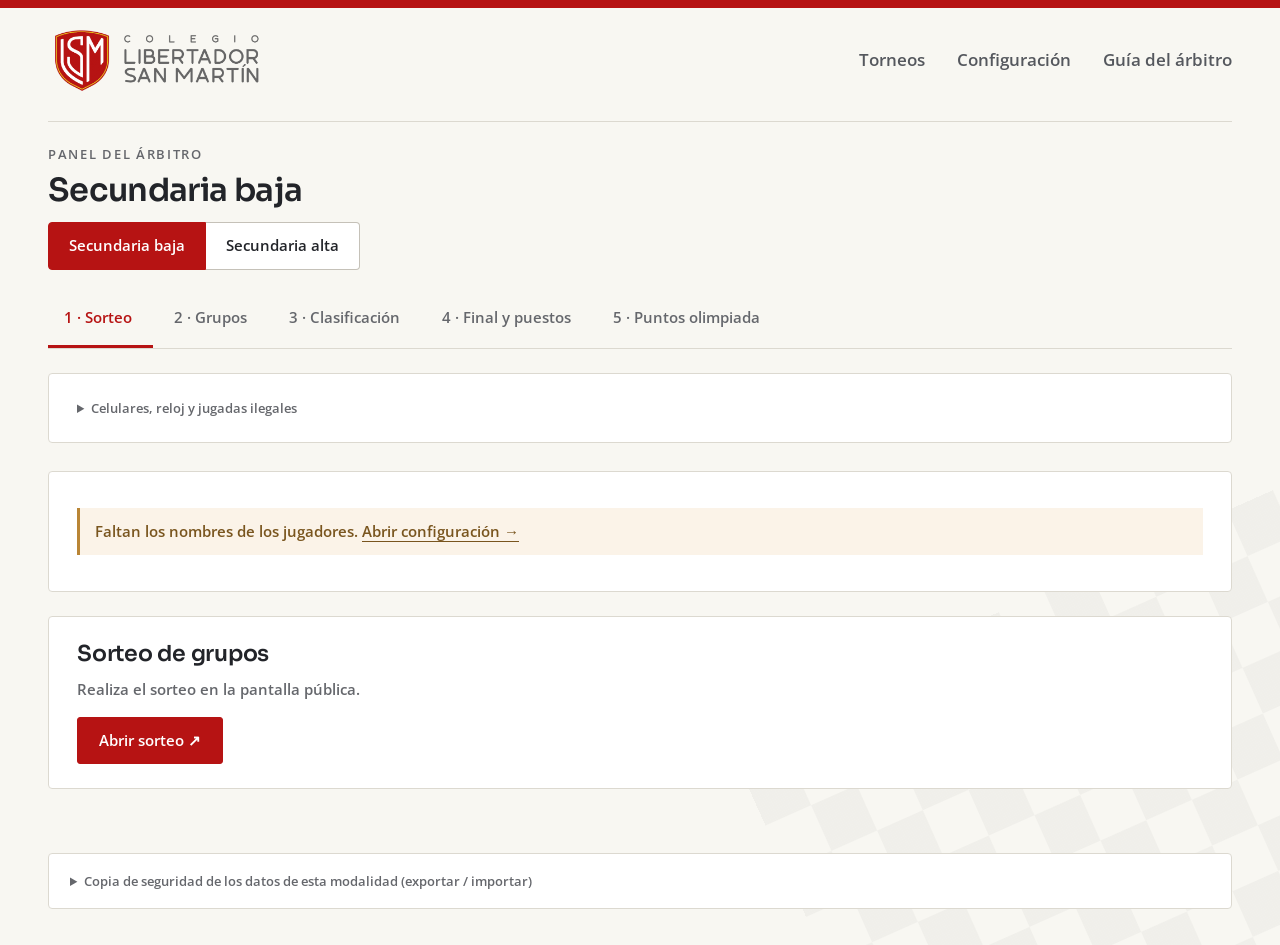
<file: arbitro-secundaria.html>
<!DOCTYPE html>
<html lang="es">
<head>
<meta charset="UTF-8"><link rel="icon" type="image/svg+xml" href="[data-uri]">
<meta name="viewport" content="width=device-width, initial-scale=1.0">
<title>Panel del árbitro — Secundaria</title>
<!-- bundle:style.css -->
<style data-bundle="style.css">
/* Marcador de torneo escolar: grafito, casillas y cuatro delegaciones. */
:root{
  --board-dark:#181e22;--board-mid:#272f34;--panel:#20272c;--panel-2:#252d33;
  --ink:#edf1f3;--ink-muted:#adb8c0;--line:#354149;--gold:#efc65b;--gold-soft:#6f7062;
  --good:#86c8a0;--bad:#ed8b83;--radius:5px;--radius-sm:4px;--shadow:none;
  --rojo:#bd4d42;--azul:#4178b0;--verde:#36815a;--amarillo:#d7aa36;
}
*{box-sizing:border-box}html,body{margin:0;min-height:100%}html{scroll-behavior:smooth}
body{background:#151a1e none no-repeat right -320px top 90px / 1050px;color:var(--ink);font:15px/1.55 'Open Sans',Arial,sans-serif;padding-bottom:0}
body:before{content:'';display:block;height:5px;background:linear-gradient(to right,var(--rojo) 0 25%,var(--azul) 25% 50%,var(--verde) 50% 75%,var(--amarillo) 75%);position:absolute;top:0;left:0;right:0;z-index:100}
a{color:var(--gold);text-underline-offset:4px}button,input,select,textarea{font:inherit}button,a,input,select,textarea{-webkit-tap-highlight-color:transparent}
h1,h2,h3,h4,p{margin-top:0}h1,h2,h3{font-family:'Open Sans',Arial,sans-serif;font-weight:750;line-height:1.15}h1{letter-spacing:-.8px}h2{letter-spacing:-.35px}h3{letter-spacing:-.15px}
.mono,.pos,.score,.sc{font-family:'Consolas','Courier New',monospace;font-variant-numeric:tabular-nums}.num{text-align:right;font-variant-numeric:tabular-nums}
::selection{background:#b79b52;color:#bde7c9}:focus-visible{outline:3px solid #b67b22;outline-offset:3px}
.sitebar{min-height:86px;max-width:1400px;margin:0 auto;padding:22px 40px 18px;display:flex;justify-content:space-between;align-items:center;gap:24px;border-bottom:1px solid var(--line)}
.event-brand{display:flex;align-items:center;gap:13px;color:var(--ink);text-decoration:none;font-size:12px;font-weight:750;letter-spacing:1.8px;line-height:1.45}.event-brand>svg{height:38px;width:38px;flex:none;color:var(--gold)}.event-brand>span>span{display:block;font-size:9px;letter-spacing:1.5px;font-weight:500;color:var(--ink-muted)}
.sitebar nav{display:flex;gap:26px;align-items:center}.sitebar nav a{font-size:13px;font-weight:600;text-decoration:none}.sitebar nav a:hover{text-decoration:underline}
.top{max-width:1400px;margin:auto;padding:34px 40px 26px}.top .eyebrow,.eyebrow{font-size:11px;font-weight:700;text-transform:uppercase;letter-spacing:1.7px;color:var(--ink-muted);margin-bottom:12px}.top h1{font-size:37px;margin-bottom:12px}.top p{max-width:780px;color:var(--ink-muted);font-size:14px;margin:8px 0}.top .rowbtns{margin-top:18px;gap:0}
.category-link{font-size:13px;font-weight:600;text-decoration:none;padding:9px 17px;border:1px solid var(--line);background:#20272c}.category-link:first-child{border-radius:4px 0 0 4px}.category-link:last-child{border-radius:0 4px 4px 0;border-left:0}.category-link.selected{background:var(--gold);border-color:var(--gold);color:white}.category-link:hover{box-shadow:inset 0 -3px var(--gold-soft)}
main{max-width:1180px;margin:auto;padding:12px 40px 45px}main.wide{max-width:1480px}main:empty{min-height:240px}
.panel{padding:27px 28px;margin-bottom:23px;background:var(--panel);border:1px solid var(--line);border-radius:var(--radius);overflow-x:auto}.panel h2{font-size:24px;margin-bottom:8px}.panel .sub{color:var(--ink-muted);font-size:13px;margin-bottom:23px;line-height:1.65}.panel>.note:first-child{margin:0}
.grid4{display:grid;grid-template-columns:repeat(4,minmax(0,1fr));gap:18px}.group-columns{display:grid;grid-template-columns:repeat(2,minmax(0,1fr));gap:22px}.group-columns>.panel{min-width:0}.colorcard{border:1px solid var(--line);border-top:3px solid var(--c);border-radius:3px;background:#20272c;padding:18px 16px}.colorcard .name{font-size:13px;font-weight:700;color:var(--ink);display:flex;gap:8px;align-items:center;margin-bottom:15px}.colorcard .name:before{content:'';width:9px;height:9px;background:var(--c);display:inline-block}.field{margin-bottom:14px}.field:last-child{margin-bottom:0}.field label{display:block;font-size:12px;color:var(--ink-muted);margin-bottom:5px;font-weight:600}
input[type=text],input[type=number],select,textarea{display:block;width:100%;background:#171d21;border:1px solid #4e5d66;color:var(--ink);border-radius:3px;padding:10px 11px;font-size:14px;line-height:1.3;min-height:41px}input::placeholder,textarea::placeholder{color:#8d9aa2}input:hover,select:hover,textarea:hover{border-color:#92a4ad}input:focus,select:focus,textarea:focus{outline:2px solid var(--gold);outline-offset:1px;border-color:var(--gold)}input:disabled,select:disabled{background:#272f34;border-color:#354149;color:#c0cbd0;cursor:not-allowed;opacity:1}
.btn{display:inline-flex;align-items:center;justify-content:center;gap:20px;min-height:41px;padding:10px 17px;background:var(--gold);border:1px solid var(--gold);border-radius:3px;color:#20272c;text-decoration:none;font-size:13px;font-weight:600;line-height:1.3;cursor:pointer;transition:background .15s,border-color .15s}.btn:hover{background:#ffdb83;border-color:#ffdb83}.btn:active{transform:translateY(1px)}.btn.ghost{background:transparent;color:var(--gold);border-color:#60717c}.btn.ghost:hover{background:#323b3f;border-color:var(--gold)}.btn.small{font-size:12px;padding:7px 12px;min-height:34px}.btn:disabled{opacity:.38;cursor:not-allowed}.rowbtns{display:flex;gap:10px;flex-wrap:wrap;align-items:center;margin-top:15px}
nav.tabs{display:flex;gap:0;flex-wrap:wrap;max-width:1400px;margin:0 auto 22px;padding:0 40px;background:#151a1e;border-bottom:1px solid #394750;position:sticky;top:0;z-index:20}nav.tabs button{padding:15px 19px 13px;min-height:50px;border:0;border-bottom:3px solid transparent;background:transparent;color:var(--ink-muted);font-size:13px;font-weight:600;cursor:pointer}nav.tabs button:first-child{padding-left:4px;padding-right:24px}nav.tabs button:hover{color:var(--gold);background:#252e34}nav.tabs button.active{border-bottom-color:var(--gold);color:var(--gold)}
.chip{display:inline-flex;align-items:center;gap:7px;padding:4px 0;border-radius:2px;font-size:13px;line-height:1.45;vertical-align:middle}.dot{display:inline-block;width:8px;height:8px;background:var(--c);border-radius:1px;flex:none}.chip+.chip{margin-left:10px}
table{width:100%;border-collapse:collapse;font-size:14px}th{text-align:left;padding:12px 10px;color:var(--ink-muted);font-size:11px;font-weight:700;border-bottom:2px solid var(--line);text-transform:uppercase;letter-spacing:.7px;white-space:nowrap}td{padding:12px 10px;border-bottom:1px solid #354149;vertical-align:middle}th:first-child,td:first-child{padding-left:0}th:last-child,td:last-child{padding-right:0}tr:last-child td{border-bottom:0}tbody tr:hover td{background:#28333a}.pos{color:var(--gold);font-size:13px;font-weight:700}.round-row td{background:#2b363d;font-size:11px;font-weight:700;text-transform:uppercase;letter-spacing:1px;color:var(--gold);padding:9px 10px}.round-row:hover td{background:#2b363d!important}td select{min-width:165px;font-size:13px}table .chip{max-width:100%;overflow-wrap:anywhere}
.note{color:var(--ink-muted);font-size:13px;line-height:1.65;margin-top:8px}.warn{color:#e8d39a;background:#302d22;border-left:3px solid #cfa64a;padding:12px 15px;font-size:13px;line-height:1.65;margin:12px 0}.good-note{color:#a1d9b4;background:#24372d;border-left:3px solid #639a75;padding:12px 15px;font-size:13px;line-height:1.65;margin:10px 0}.lockbadge{font-size:12px;color:var(--good);margin-top:12px;display:inline-block}
.matchcard{background:var(--panel);padding:25px 28px;border:1px solid var(--line);border-left:3px solid #596b74;border-radius:4px;margin-bottom:19px}.matchcard h3{font-size:22px;margin-bottom:21px}.vs{display:flex;align-items:center;justify-content:space-between;gap:16px;margin-bottom:19px}.vs .side{flex:1;min-width:0;background:#192126;padding:14px 16px;border:1px solid #37464f;border-radius:3px;overflow-wrap:anywhere}.vs .side.winner{border-color:#74ab87;background:#24372d}.vs .mid{color:var(--ink-muted);font-size:12px}.score{font-size:27px;font-weight:700;color:var(--gold);white-space:nowrap}.gamerow{display:flex;gap:14px;align-items:center;flex-wrap:wrap;border-top:1px solid var(--line);padding:15px 0}.gamerow .label{width:132px;flex:none;font-size:12px;color:var(--ink-muted)}.gamerow select{width:230px;max-width:100%}.gamerow>.label+div{min-width:180px}.arma-box{margin-top:20px;padding:21px;border:1px solid #64674e;background:#242a27;border-radius:3px}.arma-box h4{font:700 13px/1.5 'Open Sans',Arial,sans-serif;margin:0 0 13px;color:var(--gold)}.bidrow{display:flex;gap:16px;align-items:end;flex-wrap:wrap}.bidfield{flex:1;min-width:145px}.placement-tier{display:flex;align-items:center;gap:22px;padding:20px 0;border-bottom:1px solid var(--line);flex-wrap:wrap}.placement-tier:last-child{border-bottom:0}.placement-tier>b{font:500 22px 'Open Sans',Arial,sans-serif;width:85px}.placement-tier>div{flex:1;display:flex;gap:16px;flex-wrap:wrap}.placement-tier>span{font-size:12px;color:var(--ink-muted)}.pts-table td:last-child{white-space:nowrap}
.final-standing{display:flex;align-items:center;gap:10px;border-bottom:1px solid var(--line);padding:14px 0;font-size:13px}.final-standing:last-child{border-bottom:0}.final-standing .rank{font:500 22px 'Open Sans',Arial,sans-serif;color:var(--gold);width:29px}.colorbar{flex:1;height:6px;min-width:25px;background:#39434a;display:flex}.colorbar div{height:100%}.final-standing .mono{font-family:'Open Sans',Arial,sans-serif!important;font-variant-numeric:tabular-nums}.final-standing .mono[style*="width:110px"]{width:76px!important}.final-standing .mono[style*="min-width:70px"]{min-width:35px!important}
footer.databar{max-width:1180px;margin:auto;padding:0 40px 35px}details{background:#1c2429;border:1px solid var(--line);padding:17px 21px;border-radius:4px}summary{color:var(--ink-muted);font-size:12px;cursor:pointer;font-weight:600}textarea.databox{height:140px;font:12px/1.5 Consolas,monospace;margin-top:12px}.site-footer{max-width:1320px;margin:8px auto 0;padding:24px 0 30px;border-top:1px solid #354149;display:flex;justify-content:space-between;gap:24px;color:var(--ink-muted);font-size:11px}.team-key{display:flex;gap:18px}.team-key>span{display:flex;align-items:center;gap:6px}.team-key i{height:7px;width:7px;background:var(--team);display:inline-block}
/* Public display: generous names and scores; no unused semifinal column. */
.public-layout{display:grid;grid-template-columns:minmax(0,1fr) 290px;gap:30px;align-items:start}.public-sidebar{display:flex;min-width:0;flex-direction:column;gap:18px}.public-sidebar .panel{margin:0;padding:22px}.public-sidebar .panel h2{font-size:22px}.champ-mini{display:flex;gap:14px;align-items:center;background:var(--gold);color:#20272c;padding:21px;border-radius:4px}.champ-mini .trophy-mini{font:38px 'Open Sans',Arial,sans-serif;color:#313b3e;line-height:1}.champ-mini .label{font-size:10px;text-transform:uppercase;letter-spacing:1.5px;color:#363a31}.champ-mini .name{font:21px/1.3 'Open Sans',Arial,sans-serif;overflow-wrap:anywhere}.champ-mini.pending{background:#2a343b;color:var(--gold)}.champ-mini.pending .label{color:#b0bdc4}.champ-mini.pending .name{font:13px/1.5 'Open Sans',Arial,sans-serif}.bracket-wrap{position:relative;overflow-x:auto;padding:7px 1px 27px}.bracket-wrap::-webkit-scrollbar{height:6px}.bracket-wrap::-webkit-scrollbar-thumb{background:#53636c}.bracket{display:flex;gap:45px;min-width:810px;align-items:stretch}.bracket-col{display:flex;flex-direction:column;justify-content:space-around;gap:34px;flex:none;width:238px}.bracket-col.col-final{justify-content:center}.bracket-half{display:flex;flex-direction:column;gap:24px}.bracket-svg{position:absolute;top:0;left:0;width:100%;height:100%;pointer-events:none;z-index:1}.connector{fill:none;stroke:#53636c;stroke-width:1.5}.connector.lit{stroke:var(--gold);stroke-width:2.5}.bkt-roundlabel{font-size:10px;font-weight:700;text-transform:uppercase;letter-spacing:1px;color:var(--gold);margin-bottom:9px}.bkt-box{position:relative;z-index:2;background:#20272c;border:1px solid #4c5b64;border-radius:4px;overflow:hidden}.bkt-box.empty{opacity:.7}.bkt-box.decided{border-color:#af9149}.bkt-player{display:flex;align-items:center;justify-content:space-between;gap:12px;padding:13px 12px;border-bottom:1px solid #37444c;font-size:13px}.bkt-player .who{display:flex;gap:8px;align-items:center;min-width:0}.bkt-player .name{white-space:normal;overflow-wrap:anywhere;line-height:1.4}.bkt-player .sc{font-size:16px;font-weight:700}.bkt-player.adv{background:#2d3e36}.bkt-player.adv .name{font-weight:600}.bkt-player.adv .sc{color:var(--good)}.bkt-meta{font-size:10px;color:var(--ink-muted);padding:7px 10px;text-align:center;background:#1c2429}.page-publico-secundaria .bracket{min-width:0;display:block}.page-publico-secundaria .bracket-col{width:100%;max-width:580px;margin:auto}.page-publico-secundaria .bracket-wrap{padding:24px;background:#1c2429;border:1px solid #394850;border-radius:4px}.page-publico-secundaria .bkt-player{padding:22px;font-size:18px}.page-publico-secundaria .bkt-player .sc{font-size:24px}
/* Tournament desk: the entrance is a list, not a collection of widgets. */
.home-hero{max-width:1320px;margin:auto;display:grid;grid-template-columns:1fr 1fr;align-items:center;gap:30px;padding:34px 15px 25px;min-height:360px}.hero-copy{padding-left:8px}.home-hero .eyebrow{font-size:11px;letter-spacing:1.5px}.home-hero h1{font-size:102px;line-height:.98;letter-spacing:-5px;margin:18px 0 22px}.title-dot{color:#efc65b}.home-hero p{font-size:16px;color:var(--ink-muted);line-height:1.7}.delegation-flags{display:flex;gap:6px;margin-top:26px}.delegation-flags i{display:block;width:29px;height:6px;background:var(--rojo)}.delegation-flags i:nth-child(2){background:var(--azul)}.delegation-flags i:nth-child(3){background:var(--verde)}.delegation-flags i:nth-child(4){background:var(--amarillo)}.hero-board{display:block;width:100%;max-width:560px;justify-self:end}.home-main{max-width:1320px;padding:6px 20px 45px}.section-kicker{display:flex;justify-content:space-between;gap:18px;align-items:baseline;margin-bottom:15px}.section-kicker h2{font-size:25px;margin:0}.section-kicker>span{font-size:12px;color:var(--ink-muted)}.event-list{border-top:2px solid var(--gold);background:#20272c;border-bottom:1px solid var(--line)}.event-row{display:flex;align-items:center;gap:24px;border-bottom:1px solid var(--line);padding:25px 27px}.event-row:last-child{border:0}.entry-number{font:12px Consolas,monospace;color:#788570;align-self:flex-start;padding-top:7px}.entry-piece{font:42px/1 'Open Sans',Arial,sans-serif;width:40px;color:var(--gold);text-align:center}.entry-info{flex:1;min-width:180px}.entry-info h2{font-size:27px;margin:0 0 6px}.entry-info p{font-size:12px;color:var(--ink-muted);margin:0}.entry-format{font-size:12px;color:var(--ink-muted);min-width:195px}.entry-actions{display:flex;align-items:center;gap:22px}.entry-actions .btn{min-width:155px}.public-link{font-size:12px;font-weight:600;text-decoration:none;white-space:nowrap}.public-link:hover{text-decoration:underline}.setup-shortcut{display:flex;justify-content:space-between;gap:22px;padding:23px 0 5px;font-size:12px;text-decoration:none}.setup-shortcut b{margin-right:16px;font-weight:700}.setup-shortcut>span:first-child{color:var(--ink-muted)}.setup-shortcut>span:last-child{font-weight:700}.setup-shortcut:hover>span:last-child{text-decoration:underline}
@media(min-width:1450px){.page-publico-primaria main.wide{max-width:1480px}.page-publico-primaria .bracket{gap:62px;min-width:855px}.page-publico-primaria .public-layout{grid-template-columns:minmax(0,1fr) 310px}}
@media(max-width:1150px){.sitebar,.top{padding-left:28px;padding-right:28px}.site-footer{margin-left:28px;margin-right:28px}.home-hero{padding-left:28px;padding-right:20px}.home-main{padding-left:28px;padding-right:28px}.event-row{gap:17px;padding:23px 21px}.entry-format{display:none}.public-layout{grid-template-columns:1fr}.public-sidebar{display:grid;grid-template-columns:1fr 1fr;align-items:start}.grid4{gap:12px}.colorcard{padding:14px 12px}.page-publico-secundaria .public-layout{grid-template-columns:minmax(0,1fr) 290px}}
@media(max-width:800px){main,main.wide{padding:10px 22px 30px}.top{padding:26px 22px 21px}.top h1{font-size:30px}.sitebar{padding:21px 22px 16px;gap:16px;align-items:start}.sitebar nav{gap:15px;flex-wrap:wrap;justify-content:flex-end}.sitebar nav a{font-size:11px}.sitebar nav a:last-child{display:none}.event-brand{font-size:10px;letter-spacing:1px}.event-brand>span>span{font-size:8px;letter-spacing:.6px}.event-brand>svg{width:30px;height:30px}.grid4{grid-template-columns:repeat(2,minmax(0,1fr))}.group-columns{grid-template-columns:1fr;gap:0}.panel{padding:22px}.panel h2{font-size:22px}nav.tabs{padding:0 20px;flex-wrap:nowrap;overflow-x:auto}nav.tabs button{padding:13px 16px;white-space:nowrap;font-size:12px}.home-hero{min-height:300px;padding:30px 28px 22px;gap:0;grid-template-columns:1fr .9fr}.home-hero h1{font-size:76px;letter-spacing:-3px}.home-hero .eyebrow{font-size:9px}.home-hero p{font-size:14px}.home-main{padding:0 22px 30px}.entry-actions{flex-direction:column;gap:10px;align-items:stretch}.entry-info h2{font-size:25px}.entry-info{min-width:0}.entry-piece{display:none}.section-kicker>span{font-size:10px}.site-footer{margin:0 22px;padding:23px 0;flex-wrap:wrap;gap:12px}.site-footer .team-key{gap:15px}.setup-shortcut>span:first-child b{display:block;margin:0 0 3px}.page-publico-secundaria .public-layout{grid-template-columns:1fr}.matchcard{padding:22px}.gamerow select{width:100%}footer.databar{padding:0 22px 28px}}
@media(max-width:520px){.top h1{font-size:28px}.top p{font-size:13px}.home-hero{position:relative;grid-template-columns:1fr;padding:30px 23px 26px;overflow:hidden;min-height:270px}.hero-copy{position:relative;z-index:2;padding:0}.home-hero h1{font-size:75px;margin:12px 0 17px}.home-hero p{font-size:13px;max-width:230px}.hero-board{position:absolute;width:265px;right:-82px;top:35px;opacity:.26}.home-hero .eyebrow{font-size:9px;letter-spacing:.8px}.delegation-flags{margin-top:19px}.section-kicker{display:block}.section-kicker h2{font-size:23px;margin-bottom:5px}.event-row{display:grid;grid-template-columns:24px 1fr;gap:12px 15px;padding:21px 18px}.entry-number{padding-top:5px}.entry-info h2{font-size:25px}.entry-actions{grid-column:2;flex-direction:row;align-items:center;gap:17px}.entry-actions .btn{padding:10px 12px;min-width:0;font-size:12px;gap:12px}.public-link{font-size:11px}.setup-shortcut{padding-top:18px;align-items:center;font-size:11px}.setup-shortcut b{font-size:12px}.grid4{grid-template-columns:1fr}.colorcard{padding:18px}.panel{padding:19px}.sitebar{gap:10px}.sitebar nav{gap:8px 12px;max-width:150px}.sitebar nav a{font-size:10px}.public-sidebar{grid-template-columns:1fr}.vs{gap:8px}.vs .side{padding:11px 9px}.vs .chip{font-size:12px}.score{font-size:22px}.placement-tier{gap:12px;align-items:start}.placement-tier>div{flex-basis:calc(100% - 100px)}.placement-tier>span{margin-left:97px}.page-publico-secundaria .bkt-player{font-size:16px;padding:18px}.team-key{gap:12px;font-size:10px}.matchcard h3{font-size:20px}.category-link{padding:9px 12px;font-size:12px}}
@media(prefers-reduced-motion:reduce){*{scroll-behavior:auto!important;transition:none!important}}
@media print{body{background:white}.sitebar nav,.tabs,.rowbtns,.databar,.site-footer{display:none}.top,main{max-width:none;padding:15px}.panel,.matchcard{break-inside:avoid;border-color:#aaa}.sitebar{padding:10px 15px}.home-hero{min-height:0}.hero-board{max-width:300px}}

/* Small screens use each board as one readable match entry. */
@media(max-width:620px){
 body{background-image:none}
 .home-hero .hero-board{display:none}
 .home-hero{min-height:270px}
 .entry-actions{gap:12px}
 .entry-actions .btn{white-space:nowrap;flex:none;padding:10px;gap:8px;font-size:11px}
 .public-link{font-size:10.5px}
 .group-games{display:block;min-width:0}
 .group-games tbody{display:block}
 .group-games tr{display:grid;grid-template-columns:minmax(0,1fr) minmax(0,1fr);gap:0 14px;padding:12px 0;border-bottom:1px solid var(--line)}
 .group-games tr:first-child{display:none}
 .group-games td{display:block;min-width:0;border:0;padding:4px 0}
 .group-games td:first-child{grid-column:1/-1;font-size:11px;color:var(--ink-muted)}
 .group-games td:first-child:before{content:'Tablero ';font-family:'Open Sans',Arial,sans-serif}
 .group-games td:nth-child(2):before,.group-games td:nth-child(3):before{display:block;font-size:10px;color:var(--ink-muted);text-transform:uppercase;letter-spacing:.6px;margin-bottom:4px}
 .group-games td:nth-child(2):before{content:'Blancas'}
 .group-games td:nth-child(3):before{content:'Negras'}
 .group-games td:last-child{grid-column:1/-1;padding-top:9px}
 .group-games select{width:100%;min-width:0}
 .group-games .chip{font-size:13px;overflow-wrap:normal;word-break:normal;align-items:baseline}
 .group-games .dot{align-self:center}
 .group-games tr.round-row{display:block;background:#2b363d;padding:7px 10px;margin-top:17px;border:0}
 .group-games tr.round-row td{padding:0;font-size:10px}
 .group-games tr.round-row td:before{content:none}
 .group-games tr:hover td{background:transparent}
}

/* The save action stays in reach while editing a long registration form. */
.page-config{padding-bottom:84px}
.config-actions{position:fixed;bottom:18px;left:50%;transform:translateX(-50%);width:calc(100% - 80px);max-width:1100px;margin:0;padding:12px 17px;display:flex;align-items:center;justify-content:space-between;gap:20px;z-index:40;border-color:#52626b;box-shadow:0 4px 20px #edf1f314}
.config-actions>.note,.config-actions>.good-note{margin:0;padding:0;border:0;background:none;font-size:12px}
.config-actions>.rowbtns{margin:0;flex:none}
@media(max-width:620px){.config-actions{bottom:12px;width:calc(100% - 28px);padding:11px 12px;gap:10px}.config-actions .btn{font-size:12px;white-space:nowrap;padding:10px 12px}.config-actions>.note,.config-actions>.good-note{font-size:11px}}

@media(max-width:620px){.page-publico-secundaria table,.page-arbitro-secundaria table:not(.group-games){min-width:560px}.page-arbitro-primaria .pts-table,.page-arbitro-secundaria .pts-table{min-width:420px}}

/* Tournament entrance. */
.event-heading{max-width:1320px;margin:0 auto;padding:48px 20px 32px;display:flex;align-items:center;justify-content:space-between;gap:30px;border-bottom:1px solid var(--line)}
.event-heading .eyebrow{color:#bac5cc;margin:0 0 6px;font-size:12px;letter-spacing:2.7px}
.event-heading h1{font:900 62px/1 'Arial Narrow','Open Sans',Arial,sans-serif;letter-spacing:1px;text-transform:uppercase;margin:0}
.heading-teams{display:grid;grid-template-columns:repeat(4,1fr);gap:8px;min-width:350px}
.heading-teams span{padding:14px 17px;border-bottom:4px solid var(--team);background:#20272c;color:var(--team);font-size:12px;font-weight:700;text-align:center}
.page-index{background-position:right -250px top 40px;background-size:1000px}
.home-main{padding-top:29px}.section-kicker h2{font-family:'Open Sans',Arial,sans-serif;font-weight:650;font-size:17px;letter-spacing:0}.section-kicker>span{font-size:12px}
.event-list{display:grid;grid-template-columns:repeat(3,minmax(0,1fr));gap:18px;background:none;border:0}
.event-row{position:relative;display:flex;flex-direction:column;align-items:stretch;gap:21px;padding:26px 26px 23px;min-height:370px;border:1px solid #45535c!important;border-radius:7px;background:#222b31;overflow:hidden}
.event-row:before{content:'';position:absolute;right:-60px;top:-45px;width:220px;height:220px;background:conic-gradient(#2b363e 25%,transparent 0 50%,#2b363e 0 75%,transparent 0) 0 0/80px 80px;transform:rotate(16deg);opacity:.7;pointer-events:none}
.entry-number{font:700 11px 'Open Sans',Arial,sans-serif;color:#c6d1d7;letter-spacing:2px;align-self:auto;padding:0;position:relative;z-index:1}.entry-number:after{content:' / CATEGORÍA'}
.entry-piece{position:absolute;right:21px;top:36px;font:92px/1 'DejaVu Sans','Segoe UI Symbol',sans-serif;color:#a6b3bc;opacity:.52;width:auto;z-index:1}
.entry-info{flex:1;position:relative;z-index:2;min-width:0;padding-top:15px;max-width:80%}
.entry-info h2{font:800 29px/1.07 'Open Sans',Arial,sans-serif;letter-spacing:-.6px;margin:0 0 12px;color:#f0f4f6;max-width:220px}
.entry-info p{font-size:12px;color:#bcc7ce;margin:0;max-width:200px}
.entry-format{display:block;position:relative;z-index:2;font-size:12px;font-weight:550;color:#d1dae0;min-width:0;padding-top:17px;border-top:1px solid #46545c}
.entry-actions{display:flex;flex-direction:column;align-items:stretch;gap:15px;position:relative;z-index:2}.entry-actions .btn{min-height:43px;width:100%;justify-content:space-between;font-size:13px;font-weight:750;color:#191f23;background:#e6ebee;border-color:#e6ebee}.entry-actions .btn:hover{background:#efc65b;border-color:#efc65b}.entry-actions .public-link{color:#c8d4dc;font-size:12px;text-align:center}
.setup-shortcut{margin-top:18px;padding:20px 23px;background:#1c242a;border:1px solid #3e4c56;border-radius:5px}.setup-shortcut b{color:#dce5eb}
h2,h3{font-weight:700}.panel h2{font-size:21px;letter-spacing:-.25px}.matchcard h3{font-size:19px;font-weight:700}.top h1{font-weight:800;letter-spacing:-.65px;font-size:34px}
.btn{font-weight:700;color:#1a2024}.btn.ghost{color:#e4cf92;border-color:#736950}.btn.ghost:hover{color:#ffe7aa;background:#34342b}
.category-link{background:#232d34;color:#d5dfe5;border-color:#52616b}.category-link.selected{background:#e6ebef;color:#182027;border-color:#e6ebef}.category-link:hover{box-shadow:none;background:#34414b}.category-link.selected:hover{background:#fff}
.sitebar{border-bottom-color:#394750}.event-brand{font-size:12px;letter-spacing:1.5px;color:#f2f4f5}.event-brand>svg{background:#e3e9ed;color:#1e272d;border-radius:4px;padding:5px;width:40px;height:40px}.event-brand>span>span{color:#a2b3bd}.sitebar nav a{color:#d3dfe6;font-weight:600}.sitebar nav a:hover{color:#efc65b}
nav.tabs button.active{color:#ffe094;border-bottom-color:#efc65b}nav.tabs button:hover{color:#f4d77f}
.champ-mini{background:#d9bb69;color:#1c2429}.champ-mini .name{font-family:'Open Sans',Arial,sans-serif;font-weight:750}.champ-mini.pending{background:#2a353e;color:#d2dce3;border:1px solid #43535e}.champ-mini.pending .trophy-mini{color:#b9c7ce}.champ-mini.pending .label{color:#abbcc7}
.final-standing .rank{font-family:'Open Sans',Arial,sans-serif;font-weight:750;font-size:20px}.placement-tier>b{font-family:'Open Sans',Arial,sans-serif;font-weight:750;font-size:20px}.bkt-player.adv .name{color:#e1f1e6}.bkt-player.adv .sc{color:#96d1a9}.bkt-roundlabel{color:#d9dfe3}.score{color:#f1d77e}.panel,.matchcard{border-color:#3d4c55}.colorcard{border-color:#46545d;border-top-color:var(--c)}
.page-config .config-actions{background:#29353e;border-color:#5a6d79;box-shadow:0 8px 30px #0009}.config-actions>.good-note{color:#b6dfc6}.config-actions>.note{color:#ced8df}
@media(max-width:1150px){.event-heading{padding-left:28px;padding-right:28px}.entry-info h2{font-size:25px}.event-row{padding:22px;min-height:350px}.entry-piece{font-size:76px;right:14px;top:45px}}
@media(max-width:800px){.event-heading{padding:32px 22px 25px;align-items:start}.event-heading h1{font-size:46px}.heading-teams{min-width:0;grid-template-columns:repeat(2,1fr);gap:5px}.heading-teams span{padding:7px 11px;font-size:10px;border-bottom-width:3px}.event-list{gap:12px}.event-row{padding:19px;min-height:330px}.entry-info h2{font-size:23px}.entry-info{max-width:100%}.entry-piece{font-size:64px;top:28px;right:10px;opacity:.22}.entry-format{font-size:11px;line-height:1.6}}
@media(max-width:620px){.event-heading{display:block;padding-bottom:22px}.event-heading h1{font-size:48px}.heading-teams{display:flex;min-width:0;margin-top:23px;gap:6px}.heading-teams span{flex:1;padding:8px 6px}.home-main{padding-top:22px}.section-kicker{display:flex;align-items:center}.section-kicker h2{font-size:15px}.section-kicker>span{font-size:10px}.event-list{grid-template-columns:1fr;gap:15px}.event-row{display:flex;min-height:0;padding:23px;gap:18px}.entry-info{padding-top:0;max-width:75%}.entry-info h2{font-size:28px;max-width:230px;margin-bottom:8px}.entry-piece{font-size:82px;top:25px;right:27px;opacity:.45}.entry-format{padding-top:13px}.entry-actions{flex-direction:row;align-items:center;gap:20px;grid-column:auto}.entry-actions .btn{width:auto;flex:1;white-space:nowrap}.entry-actions .public-link{flex:none;font-size:11px}.event-row:before{width:210px;height:210px;right:-50px}.setup-shortcut{padding:17px;font-size:11px}.entry-number{align-self:auto}.home-main .section-kicker>span{max-width:110px;text-align:right}}
@media print{body{background:white!important;color:#111!important}.panel,.matchcard,.event-row{background:white!important;color:#111!important}.panel h2,.matchcard h3,.entry-info h2{color:#111!important}}

/* Divisions share one championship sheet, with no per-category promotional panels. */
.division-heading{max-width:1260px;padding:40px 20px 26px;margin:auto}.division-heading h1{font-size:42px;font-weight:800;letter-spacing:-1px;margin:0}
.division-main{max-width:1260px;padding:0 20px 60px}.divisions{border-top:2px solid #9baeb8}
.division{display:grid;grid-template-columns:74px minmax(0,1fr) auto;gap:27px;align-items:center;padding:27px 12px;border-bottom:1px solid #44535d;background:#171e23}
.division:nth-child(2){background:#1c252b}.division-symbol{display:flex;align-items:center;justify-content:center;width:74px;height:74px;background:#dde4e8;color:#1d272e;font:56px/1 'DejaVu Sans','Segoe UI Symbol',sans-serif}
.division:nth-child(2) .division-symbol{background:#34434d;color:#e5ecf0}.division h2{font-size:27px;font-weight:700;letter-spacing:-.5px;margin:0}
.division-actions{display:flex;gap:10px}.division-actions a{display:flex;align-items:center;justify-content:space-between;gap:25px;padding:13px 17px;border:1px solid #586b76;border-radius:3px;text-decoration:none;color:#e6edf2;font-size:13px;font-weight:600;min-width:128px}.division-actions a:hover{background:#35444f;border-color:#a2b7c3}.division-actions a:focus-visible{outline-offset:3px}.division-actions a span{color:#b2c0c9}
.page-index .sitebar{max-width:1260px;padding-left:20px;padding-right:20px}.page-index{background-position:right -420px top 10px;background-size:1000px}
.panel .sub:empty,.matchcard .note:empty{display:none}.page-index .division-heading{padding-top:39px}
@media(max-width:800px){.division-heading{padding:29px 22px 22px}.division-heading h1{font-size:34px}.division-main{padding:0 22px 40px}.division{grid-template-columns:61px 1fr;gap:17px;padding:23px 12px}.division-symbol{width:61px;height:61px;font-size:46px}.division h2{font-size:25px}.division-actions{grid-column:2;gap:9px}.division-actions a{font-size:12px;min-width:0;padding:10px 13px;gap:20px}.page-index .sitebar{padding-left:22px;padding-right:22px}}
@media(max-width:430px){.division{gap:12px 15px}.division-actions{grid-column:1/-1;margin-top:4px}.division-actions a{flex:1}.division h2{font-size:24px}.division-heading h1{font-size:32px}}

/* Align points to the participant list instead of the edge of the page. */
.pts-table{width:100%;max-width:850px;table-layout:auto}
.pts-table th:first-child,.pts-table td:first-child{width:115px}
.pts-table th.num,.pts-table td.num{text-align:left;width:150px;padding-left:25px;padding-right:0}
.pts-table td:nth-child(2){padding-right:24px}
body{background-image:none,none;background-position:right -320px top 90px,left -600px bottom -550px;background-size:1050px,1000px;background-repeat:no-repeat}

@media(max-width:620px){body{background-image:none}.pts-table{min-width:0!important}.pts-table th:first-child,.pts-table td:first-child{width:68px}.pts-table th.num,.pts-table td.num{padding-left:12px;width:95px}.pts-table td:nth-child(2){padding-right:8px}}
@media(min-width:1000px) and (max-width:1200px) and (min-height:650px){
 .page-publico-secundaria .group-columns th:nth-child(6),.page-publico-secundaria .group-columns td:nth-child(6),.page-publico-secundaria .group-columns th:last-child,.page-publico-secundaria .group-columns td:last-child{display:none}
 .page-publico-secundaria .group-columns td .chip{overflow-wrap:normal;word-break:normal;font-size:12px}
 .page-publico-secundaria .group-columns td{padding:5px 6px}
}
.page-arbitro-primaria .final-standing,.page-arbitro-secundaria .final-standing{max-width:850px}
.page-arbitro-primaria .final-standing .colorbar,.page-arbitro-secundaria .final-standing .colorbar{max-width:420px}


@media(min-width:1000px){
 :root{--sitebar-height:clamp(80px,8.5vh,96px);--page-title-size:clamp(32px,2.2vw,42px);--section-title-size:clamp(22px,1.5vw,29px);--body-size:clamp(15px,.95vw,18px);--small-size:clamp(13px,.8vw,16px);--field-height:clamp(46px,4.8vh,54px)}
 .sitebar{height:var(--sitebar-height);min-height:var(--sitebar-height);padding:15px 34px}
 .sitebar .event-brand{font-size:clamp(14px,.95vw,18px);gap:16px}
 .sitebar .event-brand>span>span{font-size:clamp(10px,.63vw,12px)}
 .sitebar .event-brand>svg{height:clamp(44px,2.7vw,52px);width:clamp(44px,2.7vw,52px)}
 .sitebar nav{gap:clamp(22px,2vw,38px)}
 .sitebar nav a{font-size:clamp(15px,.99vw,19px)}
}
@media(min-width:1000px) and (min-height:650px){
 .page-index,.page-publico-primaria,.page-publico-secundaria{height:100vh;min-height:0;overflow:hidden;display:grid;grid-template-rows:var(--sitebar-height) auto minmax(0,1fr)}
 .page-index .sitebar,.page-publico-primaria .sitebar,.page-publico-secundaria .sitebar{width:100%;max-width:none;min-height:0;height:var(--sitebar-height);padding:15px 34px;margin:0}
 .page-index .division-heading{width:100%;max-width:none;padding:22px 34px 26px;margin:0}
 .page-index .division-heading h1{font-size:36px}
 .page-index .division-main{width:100%;max-width:none;min-height:0;height:100%;padding:0 34px 36px;margin:0}
 .page-index .divisions{height:100%;display:grid;grid-template-rows:repeat(3,minmax(0,1fr))}
 .page-index .division{min-height:0;padding:18px 23px;grid-template-columns:clamp(74px,9vh,110px) minmax(0,1fr) auto;gap:35px}
 .page-index .division-symbol{width:clamp(74px,9vh,110px);height:clamp(74px,9vh,110px);font-size:clamp(56px,7vh,82px)}
 .page-index .division h2{font-size:clamp(28px,2.2vw,39px)}
 .page-index .division-actions a{min-width:160px;font-size:14px;padding:15px 20px}
 .page-publico-primaria .top,.page-publico-secundaria .top{width:100%;max-width:none;margin:0;padding:18px 34px 17px}
 .page-publico-primaria .top h1,.page-publico-secundaria .top h1{font-size:30px;margin-bottom:6px}
 .page-publico-primaria .top .eyebrow,.page-publico-secundaria .top .eyebrow{margin-bottom:6px;font-size:10px}
 .page-publico-primaria .top p{margin:5px 0;font-size:12px}
 .page-publico-secundaria .top .rowbtns{margin-top:10px}
 .page-publico-primaria main.wide,.page-publico-secundaria main.wide{width:100%;max-width:none;height:100%;min-height:0;margin:0;padding:4px 34px 24px}
 .page-publico-primaria .public-layout{height:100%;min-height:0;grid-template-columns:minmax(0,1fr) clamp(260px,22vw,340px);gap:28px}
 .page-publico-primaria .bracket-wrap{height:100%;min-height:0;padding:0;overflow:visible}
 .page-publico-primaria .bracket{height:100%;min-width:0;width:100%;gap:clamp(24px,4vw,72px)}
 .page-publico-primaria .bracket-col{height:100%;min-height:0;min-width:0;width:auto;flex:1;gap:14px}
 .page-publico-primaria .bracket-half{min-height:0;flex:1;justify-content:space-around;gap:10px}
 .page-publico-primaria .bkt-player{padding:clamp(7px,1.4vh,16px) 11px;font-size:clamp(12px,1vw,15px)}
 .page-publico-primaria .bkt-meta{font-size:10px;padding:5px 8px;line-height:1.4}
 .page-publico-primaria .bkt-roundlabel{margin-bottom:6px}
 .page-publico-primaria .public-sidebar{display:flex;height:min(100%,680px);align-self:center;min-height:0;gap:17px}
 .page-publico-primaria .public-sidebar .panel{flex:1;min-height:0;display:flex;flex-direction:column;padding:22px}
 .page-publico-primaria .public-sidebar .final-standing{flex:1;min-height:0}
 .page-publico-secundaria main.wide{display:grid;grid-template-rows:minmax(0,1fr) minmax(0,1.05fr);gap:17px}
 .page-publico-secundaria main.wide>.panel{grid-row:1/-1;display:flex;align-items:center;justify-content:center}
 .page-publico-secundaria .group-columns{min-height:0;height:100%;gap:24px}
 .page-publico-secundaria .group-columns .panel{height:100%;min-height:0;margin:0;padding:15px 21px;display:flex;flex-direction:column;overflow:visible}
 .page-publico-secundaria .group-columns .panel h2{font-size:21px;margin-bottom:9px}
 .page-publico-secundaria .group-columns table{flex:1;min-height:0;font-size:13px}
 .page-publico-secundaria th{padding:7px 8px;font-size:10px}
 .page-publico-secundaria td{padding:6px 8px}
 .page-publico-secundaria .public-layout{height:100%;min-height:0;grid-template-columns:minmax(0,1fr) clamp(275px,24vw,350px);gap:24px}
 .page-publico-secundaria .bracket-wrap{height:100%;min-height:0;display:flex;align-items:center;justify-content:center;padding:19px;overflow:visible}
 .page-publico-secundaria .bracket{width:100%}
 .page-publico-secundaria .bracket-col{max-width:none;width:82%;min-height:0}
 .page-publico-secundaria .bkt-player{padding:clamp(13px,2vh,25px) 20px;font-size:clamp(16px,1.4vw,22px)}
 .page-publico-secundaria .public-sidebar{display:flex;flex-direction:column;min-height:0;gap:10px}
 .page-publico-secundaria .champ-mini{padding:11px 17px;flex:none}
 .page-publico-secundaria .public-sidebar .panel{flex:1;min-height:0;display:flex;flex-direction:column;padding:12px 17px;overflow:visible}
 .page-publico-secundaria .public-sidebar .panel h2{font-size:18px;margin-bottom:2px}
 .page-publico-secundaria .public-sidebar .note{font-size:11px;line-height:1.3;margin:3px 0}
 .page-publico-secundaria .public-sidebar .final-standing{flex:1;min-height:0;padding:4px 0;font-size:12px}
 .page-publico-secundaria .final-standing .rank{font-size:18px}
}

/* Keep the championship layout; scale its contents rather than shrinking its frames. */
body{position:relative;background:#151a1e url('data:image/svg+xml,%3Csvg%20xmlns%3D%22http%3A%2F%2Fwww.w3.org%2F2000%2Fsvg%22%20width%3D%221000%22%20height%3D%225000%22%20viewBox%3D%220%200%201000%205000%22%3E%3Cdefs%3E%3Cpattern%20id%3D%22board%22%20width%3D%22120%22%20height%3D%22120%22%20patternUnits%3D%22userSpaceOnUse%22%3E%3Cpath%20fill%3D%22%2320292f%22%20d%3D%22M0%200h60v60H0zM60%2060h60v60H60z%22%2F%3E%3Cpath%20fill%3D%22none%22%20stroke%3D%22%23242e35%22%20stroke-width%3D%22.7%22%20d%3D%22M0%200h120v120H0z%22%2F%3E%3C%2Fpattern%3E%3ClinearGradient%20id%3D%22horizontal%22%3E%3Cstop%20stop-color%3D%22white%22%20stop-opacity%3D%220%22%2F%3E%3Cstop%20offset%3D%22.1%22%20stop-color%3D%22white%22%2F%3E%3Cstop%20offset%3D%22.9%22%20stop-color%3D%22white%22%2F%3E%3Cstop%20offset%3D%221%22%20stop-color%3D%22white%22%20stop-opacity%3D%220%22%2F%3E%3C%2FlinearGradient%3E%3ClinearGradient%20id%3D%22top%22%20x2%3D%220%22%20y2%3D%221%22%3E%3Cstop%20stop-color%3D%22white%22%20stop-opacity%3D%220%22%2F%3E%3Cstop%20offset%3D%22.02%22%20stop-color%3D%22white%22%2F%3E%3Cstop%20offset%3D%221%22%20stop-color%3D%22white%22%2F%3E%3C%2FlinearGradient%3E%3Cmask%20id%3D%22horizontal-edge%22%3E%3Crect%20width%3D%221000%22%20height%3D%225000%22%20fill%3D%22url%28%23horizontal%29%22%2F%3E%3C%2Fmask%3E%3Cmask%20id%3D%22edges%22%3E%3Crect%20width%3D%221000%22%20height%3D%225000%22%20fill%3D%22url%28%23top%29%22%20mask%3D%22url%28%23horizontal-edge%29%22%2F%3E%3C%2Fmask%3E%3C%2Fdefs%3E%3Cg%20mask%3D%22url%28%23edges%29%22%3E%3Cg%20transform%3D%22translate%28510%20-250%29%20rotate%2824%29%22%3E%3Crect%20width%3D%22960%22%20height%3D%226000%22%20fill%3D%22url%28%23board%29%22%2F%3E%3C%2Fg%3E%3C%2Fg%3E%3C%2Fsvg%3E') no-repeat right -320px top 90px/1050px;isolation:isolate}
.page-index{background-position:right -420px top 10px;background-size:1000px}
body:after{content:'';position:absolute;inset:0;z-index:-1;pointer-events:none;background:url('data:image/svg+xml,%3Csvg%20xmlns%3D%22http%3A%2F%2Fwww.w3.org%2F2000%2Fsvg%22%20width%3D%221000%22%20height%3D%225000%22%20viewBox%3D%220%200%201000%205000%22%3E%3Cdefs%3E%3Cpattern%20id%3D%22board%22%20width%3D%22120%22%20height%3D%22120%22%20patternUnits%3D%22userSpaceOnUse%22%3E%3Cpath%20fill%3D%22%2320292f%22%20d%3D%22M0%200h60v60H0zM60%2060h60v60H60z%22%2F%3E%3Cpath%20fill%3D%22none%22%20stroke%3D%22%23242e35%22%20stroke-width%3D%22.7%22%20d%3D%22M0%200h120v120H0z%22%2F%3E%3C%2Fpattern%3E%3ClinearGradient%20id%3D%22horizontal%22%3E%3Cstop%20stop-color%3D%22white%22%20stop-opacity%3D%220%22%2F%3E%3Cstop%20offset%3D%22.1%22%20stop-color%3D%22white%22%2F%3E%3Cstop%20offset%3D%22.9%22%20stop-color%3D%22white%22%2F%3E%3Cstop%20offset%3D%221%22%20stop-color%3D%22white%22%20stop-opacity%3D%220%22%2F%3E%3C%2FlinearGradient%3E%3ClinearGradient%20id%3D%22top%22%20x2%3D%220%22%20y2%3D%221%22%3E%3Cstop%20stop-color%3D%22white%22%20stop-opacity%3D%220%22%2F%3E%3Cstop%20offset%3D%22.02%22%20stop-color%3D%22white%22%2F%3E%3Cstop%20offset%3D%221%22%20stop-color%3D%22white%22%2F%3E%3C%2FlinearGradient%3E%3Cmask%20id%3D%22horizontal-edge%22%3E%3Crect%20width%3D%221000%22%20height%3D%225000%22%20fill%3D%22url%28%23horizontal%29%22%2F%3E%3C%2Fmask%3E%3Cmask%20id%3D%22edges%22%3E%3Crect%20width%3D%221000%22%20height%3D%225000%22%20fill%3D%22url%28%23top%29%22%20mask%3D%22url%28%23horizontal-edge%29%22%2F%3E%3C%2Fmask%3E%3C%2Fdefs%3E%3Cg%20mask%3D%22url%28%23edges%29%22%3E%3Cg%20transform%3D%22translate%28510%20-250%29%20rotate%2824%29%22%3E%3Crect%20width%3D%22960%22%20height%3D%226000%22%20fill%3D%22url%28%23board%29%22%2F%3E%3C%2Fg%3E%3C%2Fg%3E%3C%2Fsvg%3E') no-repeat left -600px top calc(100vh - 450px)/1000px;-webkit-mask-image:linear-gradient(to bottom,transparent calc(100vh - 450px),#000 calc(100vh - 240px));mask-image:linear-gradient(to bottom,transparent calc(100vh - 450px),#000 calc(100vh - 240px))}
nav.tabs{background:transparent}
nav.tabs button{background:#151a1e}
@media(min-width:1000px) and (min-height:650px){
 .page-index .division-heading h1{font-size:clamp(39px,3.1vw,60px)}
 .page-index .division{grid-template-columns:clamp(88px,12.5vh,144px) minmax(0,1fr) auto;gap:clamp(25px,2.4vw,48px)}
 .page-index .division-symbol{height:clamp(88px,12.5vh,144px);width:clamp(88px,12.5vh,144px);font-size:clamp(65px,9vh,108px)}
 .page-index .division h2{font-size:clamp(33px,3.2vw,62px);line-height:1.12;letter-spacing:-1px}
 .page-index .division-actions{gap:15px}
 .page-index .division-actions a{min-width:clamp(165px,14.5vw,280px);min-height:clamp(60px,9.5vh,104px);font-size:clamp(16px,1.28vw,25px);padding:17px 23px}
 .page-publico-primaria .bkt-player{font-size:clamp(14px,1.08vw,21px);padding:clamp(8px,1.15vh,14px) 13px}
 .page-publico-primaria .bkt-player .sc{font-size:clamp(18px,1.45vw,28px)}
 .page-publico-primaria .bkt-roundlabel{font-size:clamp(11px,.8vw,15px)}
 .page-publico-primaria .bkt-meta{font-size:clamp(10px,.7vw,13px);padding:6px 8px}
 .page-publico-primaria .top h1,.page-publico-secundaria .top h1{font-size:var(--page-title-size)}
 .page-publico-primaria .top p{font-size:clamp(12px,.83vw,16px)}
 .page-publico-primaria .champ-mini .name{font-size:clamp(21px,1.4vw,27px)}
 .page-publico-primaria .public-sidebar .panel h2{font-size:clamp(24px,1.55vw,30px)}
 .page-publico-primaria .public-sidebar .final-standing,.page-publico-secundaria .public-sidebar .final-standing{display:grid;grid-template-columns:34px minmax(0,1fr) auto;grid-template-rows:auto 8px;align-content:center;align-items:center;gap:10px 12px;flex:1;min-height:0;padding:11px 0}
 .page-publico-primaria .final-standing .rank,.page-publico-secundaria .final-standing .rank{grid-row:1;grid-column:1;width:auto;font-size:clamp(23px,1.55vw,30px);line-height:1.1}
 .page-publico-primaria .final-standing .mono[style*="width:110px"],.page-publico-secundaria .final-standing .mono[style*="width:110px"]{grid-column:2;grid-row:1;width:auto!important;font-size:clamp(19px,1.3vw,26px);font-weight:650;line-height:1.1}
 .page-publico-primaria .final-standing .mono:last-child,.page-publico-secundaria .final-standing .mono:last-child{grid-column:3;grid-row:1;min-width:0!important;font-size:clamp(20px,1.4vw,28px);font-weight:700;line-height:1.1}
 .page-publico-primaria .final-standing .colorbar,.page-publico-secundaria .final-standing .colorbar{grid-row:2;grid-column:2/-1;width:100%;max-width:none;height:8px;min-width:0;flex:none}
 .page-publico-primaria .public-sidebar .final-standing{grid-template-columns:46px minmax(0,1fr) auto;grid-template-rows:auto 10px;gap:9px 8px;padding:14px 0}
 .page-publico-primaria .final-standing .rank{font-size:clamp(24px,1.8vw,34px)}
 .page-publico-primaria .final-standing .mono[style*="width:110px"]{font-size:clamp(21px,1.55vw,30px)}
 .page-publico-primaria .final-standing .mono:last-child{font-size:clamp(22px,1.7vw,32px)}
 .page-publico-primaria .final-standing .colorbar{height:10px}
 .page-publico-secundaria .group-columns .panel h2{font-size:var(--section-title-size)}
 .page-publico-secundaria .group-columns .panel{display:grid;grid-template-rows:auto minmax(0,1fr)}
 .page-publico-secundaria .group-heading{display:flex;align-items:baseline;justify-content:space-between;gap:14px}
 .page-publico-secundaria .group-heading .note{margin:0;font-size:12px}
 .page-publico-secundaria .group-columns table{height:100%;font-size:clamp(14px,1.05vw,20px)}
 .page-publico-secundaria .group-columns td .chip{font-size:inherit}
 .page-publico-secundaria .group-columns th{font-size:clamp(10px,.8vw,14px)}
 .page-publico-secundaria .group-columns .pos{font-size:clamp(13px,1vw,19px)}
 .page-publico-secundaria .bkt-player{font-size:clamp(20px,1.45vw,28px)}
 .page-publico-secundaria .bkt-player .sc{font-size:clamp(26px,1.9vw,36px)}
 .page-publico-secundaria .bracket-col{width:88%}
 .page-publico-secundaria .bkt-roundlabel{font-size:clamp(13px,.85vw,16px);margin-bottom:12px}
 .page-publico-secundaria .bkt-meta{font-size:clamp(12px,.78vw,15px);padding:8px 12px}
 .page-publico-secundaria .public-sidebar{height:100%}
 .page-publico-secundaria .public-sidebar .final-standing{padding:6px 0;row-gap:8px}
 .page-publico-secundaria .final-standing .rank{font-size:clamp(23px,1.7vw,32px)}
 .page-publico-secundaria .final-standing .mono[style*="width:110px"]{font-size:clamp(19px,1.48vw,28px)}
 .page-publico-secundaria .final-standing .mono:last-child{font-size:clamp(20px,1.6vw,30px)}
 .page-publico-secundaria .public-sidebar .panel h2{font-size:clamp(20px,1.2vw,24px)}
}
@media(min-width:1000px) and (max-height:850px){
 .page-publico-secundaria .public-sidebar .panel{padding:10px 14px}
 .page-publico-secundaria .public-sidebar .panel h2{font-size:17px;line-height:1.1;margin:0 0 2px}
 .page-publico-secundaria .public-sidebar .note{font-size:10px;line-height:1.2;margin:2px 0}
 .page-publico-secundaria .public-sidebar .final-standing{grid-template-columns:22px minmax(0,1fr) auto;grid-template-rows:auto 4px;gap:3px 6px;padding:3px 0;line-height:1.1}
 .page-publico-secundaria .final-standing .rank{font-size:16px}
 .page-publico-secundaria .final-standing .mono[style*="width:110px"]{font-size:14px}
 .page-publico-secundaria .final-standing .mono:last-child{font-size:15px}
 .page-publico-secundaria .final-standing .colorbar{height:4px}
 .page-publico-secundaria .group-columns table{font-size:13px}
 .page-publico-secundaria .group-columns .pos{font-size:13px}
 .page-publico-secundaria .group-columns th{font-size:10px}
}
@media(min-width:1000px) and (max-width:1200px) and (min-height:650px){
 .page-publico-primaria .bkt-player{font-size:13px;padding:7px 8px;gap:7px}
 .page-publico-primaria .bkt-player .name{line-height:1.25}
 .page-publico-primaria .bkt-player .sc{font-size:17px}
 .page-publico-primaria .bkt-meta{font-size:9px;padding:4px 6px}
}
@media(max-width:620px){body{background-image:none}body:after{display:none}}

/* Configuration and referee pages share the display's desktop scale. */
.bid-label{font-size:11px;color:var(--ink-muted)}
.game-clock{font-size:12px}
.tie-criterion{font-size:11px}
.standing-name{width:76px}
.standing-total{min-width:35px;text-align:right}
.bid-time{width:70px}
@media(min-width:1000px){
 .page-control{font-size:var(--body-size)}
 .page-control .sitebar,.page-control .top{width:100%;max-width:none;margin:0}
 .page-control .top{padding:22px 34px 20px}
 .page-control .top h1{font-size:var(--page-title-size);margin-bottom:10px}
 .page-control .top p{font-size:var(--body-size);max-width:none}
 .page-control .top .eyebrow{font-size:var(--small-size);margin-bottom:8px}
 .page-control nav.tabs{max-width:none;margin:0 34px 24px;padding:0}
 .page-control nav.tabs button{font-size:var(--body-size);min-height:58px;padding:15px 21px}
 .page-control nav.tabs button:first-child{padding-left:16px}
 .page-control main{max-width:none;width:100%;margin:0;padding:8px 34px 40px}
 .page-control .panel,.page-control .matchcard{padding:24px 28px;margin-bottom:24px}
 .page-control .panel h2,.page-control .matchcard h3{font-size:var(--section-title-size);margin-bottom:12px}
 .page-control .panel .sub,.page-control .note,.page-control .warn,.page-control .good-note{font-size:var(--body-size);line-height:1.55}
 .page-control .panel .sub{margin-bottom:20px}
 .page-control .grid4{gap:20px}
 .page-control .colorcard{padding:22px}
 .page-control .colorcard .name{font-size:clamp(18px,1.15vw,22px);margin-bottom:18px;gap:10px}
 .page-control .colorcard .name:before{width:10px;height:10px;flex:none}
 .page-control .field{margin-bottom:18px}
 .page-control .field:last-child{margin-bottom:0}
 .page-control .field label,.page-control .bid-label{font-size:var(--small-size);margin-bottom:7px}
 .page-control input[type=text],.page-control input[type=number],.page-control select,.page-control textarea{font-size:var(--body-size);min-height:var(--field-height);padding:12px 14px}
 .page-control .btn{font-size:var(--body-size);min-height:var(--field-height);padding:13px 21px}
 .page-control .btn.small{font-size:var(--small-size);min-height:44px;padding:10px 16px}
 .page-control .rowbtns{gap:12px}
 .page-control .category-link{font-size:var(--body-size);padding:11px 20px}
 .page-control .top .rowbtns{gap:0;margin-top:14px}
 .page-control .chip{font-size:var(--body-size);gap:9px}
 .page-control .dot{width:10px;height:10px}
 .page-control table{font-size:var(--body-size)}
 .page-control th{font-size:clamp(12px,.75vw,14px);padding:13px 12px}
 .page-control td{padding:14px 12px}
 .page-control th:first-child,.page-control td:first-child{padding-left:0}
 .page-control th:last-child,.page-control td:last-child{padding-right:0}
 .page-control .pos{font-size:var(--body-size)}
 .page-control .round-row td{font-size:var(--small-size);padding:10px 12px}
 .page-control td select{min-width:190px;font-size:var(--small-size)}
 .page-control .group-games,.page-control .standings-table{table-layout:fixed}
 .page-control .group-games th:nth-child(1){width:12%}
 .page-control .group-games th:nth-child(2),.page-control .group-games th:nth-child(3){width:29%}
 .page-control .group-games th:nth-child(4){width:30%}
 .page-control .group-games th{padding-top:10px;padding-bottom:10px}
 .page-control .group-games td{padding-top:8px;padding-bottom:8px}
 .page-control .group-games .round-row td{padding:7px 12px}
 .page-control .group-games select{width:100%;min-width:0;min-height:48px}
 .page-control .standings-table th:nth-child(1){width:7%}
 .page-control .standings-table th:nth-child(2){width:31%}
 .page-control .standings-table th:nth-child(3),.page-control .standings-table th:nth-child(4){width:6%}
 .page-control .standings-table th:nth-child(5){width:8%}
 .page-control .standings-table th:nth-child(6){width:9%}
 .page-control .standings-table th:nth-child(7){width:21%}
 .page-control .standings-table th:nth-child(8){width:12%}
 .page-control .tie-criterion{font-size:var(--small-size)}
 .page-control .group-columns{gap:24px;align-items:start}
 .page-control .gamerow{padding:18px 0;gap:18px}
 .page-control .gamerow .label{font-size:var(--small-size);width:160px}
 .page-control .gamerow select{width:360px}
 .page-control .vs .side{padding:17px 20px}
 .page-control .vs .chip{font-size:clamp(18px,1.15vw,22px)}
 .page-control .score{font-size:clamp(28px,1.8vw,35px)}
 .page-control .arma-box{padding:24px}
 .page-control .arma-box h4{font-size:var(--body-size)}
 .page-control .bidfield{min-width:205px}
 .page-control .bid-time{width:92px}
 .page-control .game-clock{font-size:var(--body-size)}
 .page-control .placement-tier>b{font-size:24px;width:110px}
 .page-control .placement-tier>span{font-size:var(--small-size)}
 .page-control .pts-table{max-width:1300px}
 .page-control .pts-table th:first-child,.page-control .pts-table td:first-child{width:145px}
 .page-control .pts-table .num{width:185px;padding-left:25px}
 .page-control .final-standing{max-width:1300px;display:grid;grid-template-columns:46px 150px minmax(100px,1fr) 90px;gap:18px;min-height:78px;padding:18px 0}
 .page-control .final-standing .rank{font-size:28px;width:auto}
 .page-control .standing-name{width:auto;font-size:24px;font-weight:650}
 .page-control .standing-total{font-size:26px;font-weight:700}
 .page-control .final-standing .colorbar{height:10px;max-width:none}
 .page-control .databar{max-width:none;padding:0 34px 36px}
 .page-control summary{font-size:var(--small-size)}
 .page-control .databox{font-size:15px;height:180px}
 .page-config{padding-bottom:110px}
 .page-config .weights-grid{grid-template-columns:repeat(3,minmax(0,1fr))}
 .page-config .config-actions{width:calc(100% - 68px);max-width:none;bottom:20px;padding:14px 22px;margin:0}
 .page-config .config-actions>.note,.page-config .config-actions>.good-note{font-size:var(--small-size)}
}
@media(min-width:1000px) and (max-width:1599px){.page-control .group-columns{grid-template-columns:1fr}}
@media(min-width:1000px) and (max-width:1199px){.page-config .grid4:not(.weights-grid){grid-template-columns:repeat(2,minmax(0,1fr))}}
/* La guía integrada también está disponible desde la navegación móvil. */
@media(max-width:800px){.sitebar nav a[href="manual.html"]{display:inline}}

/* Instrucciones del reloj junto a las fases de secundaria. */
.page-control .clock-help{margin:0 34px 20px;font-size:var(--body-size,16px)}
.page-control .clock-help summary{font-weight:700;cursor:pointer}
.page-control .clock-help p{max-width:100ch;color:var(--ink-muted)}
@media(max-width:800px){.page-control .clock-help{margin-inline:22px}}

/* Primaria: reloj común de la ronda, sin relojes individuales. */
.round-timer{display:flex;align-items:center;gap:24px;flex-wrap:wrap;border-left:3px solid var(--gold)}
.round-timer h2{margin-bottom:8px}.round-timer label{display:block;color:var(--ink-muted);font-size:13px;margin-bottom:8px}
.round-timer select{width:180px}.round-timer .rowbtns{margin:0}.round-timer>p{flex-basis:100%;margin:0;color:var(--ink-muted);font-size:14px}
.round-clock{min-width:220px;display:flex;flex-direction:column;gap:8px;margin-right:auto}.round-clock strong{font-size:clamp(46px,5vw,72px);line-height:1;font-variant-numeric:tabular-nums;color:var(--gold)}
.round-clock span{font-size:13px;color:var(--ink-muted)}.round-clock .expired,.public-round-clock .expired{color:#ef978f}
.public-round-clock{display:flex;align-items:center;gap:18px}.public-round-clock[hidden]{display:none}.public-round-clock span{font-size:14px;color:var(--ink-muted)}.public-round-clock strong{font-size:32px;line-height:1;font-variant-numeric:tabular-nums;color:var(--gold)}
.page-publico-secundaria .top:has(.public-round-clock){display:flex;justify-content:space-between;align-items:center;gap:16px}
@media(max-width:620px){.round-timer{gap:18px}.round-clock{min-width:0}.round-timer .rowbtns{width:100%}.public-round-clock{gap:10px;flex-direction:column;align-items:flex-end}.public-round-clock span{font-size:11px;max-width:140px;text-align:right}.public-round-clock strong{font-size:25px}}

.public-finals-grid{display:grid;grid-template-columns:repeat(2,minmax(0,1fr));gap:16px;width:100%;height:100%;align-content:stretch}
.public-match{min-width:0;display:flex;flex-direction:column;justify-content:center;gap:7px}.public-match .bkt-roundlabel{margin:0;font-size:12px;line-height:1.4}.public-match .bkt-box{flex:none}
.public-match.championship .bkt-box{border-color:var(--gold)}.cross-prizes{font-size:12px;color:var(--ink-muted);line-height:1.4}.public-match .bkt-player .sc{display:flex;align-items:center;gap:10px}.public-match .sc small{font-size:11px;color:var(--ink-muted);font-weight:400;white-space:nowrap}
@media(min-width:1000px){.page-publico-secundaria .public-match .bkt-player{font-size:clamp(14px,1.1vw,21px);padding:11px 12px}.page-publico-secundaria .public-match .bkt-player .sc{font-size:22px}.page-publico-secundaria .public-match .bkt-meta{font-size:10px;padding:5px}.page-publico-secundaria #bracketWrap:has(.public-finals-grid){padding:15px}}
@media(max-width:800px){.public-finals-grid{height:auto;grid-template-columns:1fr;gap:24px}.public-match .bkt-player{font-size:16px!important;padding:16px!important}}
@media(min-width:1000px) and (min-height:650px){
 .page-publico-secundaria main.wide:has(#mb-7){grid-template-rows:minmax(0,.8fr) minmax(0,1.2fr)}
 .public-finals-grid{grid-auto-rows:minmax(0,1fr);gap:12px}
 .public-match{min-height:0;gap:5px}
 .page-publico-secundaria .public-match .bkt-player{padding:7px 12px;line-height:1.3}
 .page-publico-secundaria .public-match .bkt-player .sc{line-height:1.2}
 .page-publico-secundaria .public-match .bkt-meta{padding:4px;line-height:1.2}
}
@media(min-width:1000px) and (min-height:650px) and (max-height:780px){
 .page-publico-secundaria main.wide:has(#mb-7){grid-template-rows:minmax(0,.7fr) minmax(0,1.3fr)}
 .page-publico-secundaria .public-match .bkt-player{font-size:13px;padding:4px 10px}
 .page-publico-secundaria .public-match .bkt-player .sc{font-size:18px}
 .public-match .bkt-roundlabel{font-size:10px}.cross-prizes{font-size:10px;line-height:1.2}.public-match{gap:4px}
}
@media(min-width:1000px) and (min-height:781px){
 .page-publico-secundaria #bracketWrap:not(:has(#mb-7)) .public-match .bkt-player{font-size:clamp(16px,1.3vw,24px);padding:clamp(12px,2vh,22px) 16px}
 .page-publico-secundaria #bracketWrap:not(:has(#mb-7)) .public-match .bkt-player .sc{font-size:26px}
}
@media(min-width:1000px) and (min-height:650px) and (max-height:780px){
 .page-publico-secundaria main.wide:has(#mb-7){grid-template-rows:minmax(185px,.85fr) minmax(0,1.15fr)}
 .page-publico-secundaria .group-columns .panel{padding:10px 17px}
 .page-publico-secundaria .group-columns .panel h2{font-size:19px;margin-bottom:6px}
 .page-publico-secundaria .group-columns table{font-size:12px}
 .page-publico-secundaria .group-columns th{padding:4px 6px;line-height:1.2}
 .page-publico-secundaria .group-columns td{padding:3px 6px;line-height:1.2}
 .page-publico-secundaria .group-columns td .chip{padding:2px 0;line-height:1.2}
 .page-publico-secundaria .group-columns .pos{font-size:12px}
}
@media(min-width:1000px) and (min-height:650px) and (max-height:680px){
 .page-publico-secundaria main.wide:has(#mb-7){grid-template-rows:185px 255px;overflow:auto}
}

/* Sorteo público: la ruleta ocupa el centro y señala los dos destinos del color. */
.public-view-switch{display:flex;gap:0;margin-top:12px;align-items:center}
.public-view-switch:empty{display:none}
.public-view-switch a,.public-view-switch button{font:inherit;font-size:14px;color:var(--ink-muted);background:none;border:0;border-bottom:2px solid transparent;padding:8px 16px;cursor:pointer;text-decoration:none}
.public-view-switch [aria-current]{color:var(--gold);border-color:var(--gold)}
.draw-mode main.wide{display:block!important;overflow:visible}
.draw-screen{height:100%;display:grid;grid-template-rows:auto minmax(0,1fr) auto;gap:12px;min-height:0}
.draw-title{margin:0;font-size:clamp(21px,1.6vw,30px);font-weight:600;color:var(--ink-muted)}
.draw-heading,.draw-calendar-heading{display:flex;align-items:center;justify-content:space-between;gap:16px;flex-wrap:wrap}
.draw-heading .btn{font-size:15px;padding:10px 16px}
dialog.draw-calendar{box-sizing:border-box;position:fixed;inset:0;width:min(780px,calc(100% - 32px));max-height:calc(100dvh - 32px);margin:auto;padding:28px;border:1px solid var(--line);border-top:4px solid var(--red);border-radius:4px;background:#fff;color:var(--ink);overflow:auto;font-size:16px;line-height:1.6}
.draw-calendar::backdrop{background:rgba(20,24,28,.65)}
.draw-calendar-heading h2{margin:0;font-size:25px;line-height:1.3}
.draw-calendar h3{font-size:20px;margin:24px 0 12px}
.draw-calendar p{margin:16px 0}
.draw-calendar-table{overflow-x:auto}
.draw-calendar table{width:100%;border-collapse:collapse;table-layout:fixed;font-size:15px;min-width:0}
.draw-calendar th,.draw-calendar td{padding:10px;text-align:left;border-bottom:1px solid var(--line);white-space:normal;overflow-wrap:break-word}
.draw-calendar th{background:#f5f2eb;color:var(--ink);font-size:13px;letter-spacing:0;text-transform:none}
.draw-calendar th:first-child{width:18%}
@media(max-width:520px){dialog.draw-calendar{padding:18px;font-size:15px}.draw-calendar-heading h2{font-size:22px}.draw-calendar table{font-size:13px}.draw-calendar th,.draw-calendar td{padding:8px 6px}}
.draw-stage{position:relative;display:grid;grid-template-columns:minmax(0,1fr) minmax(0,1.85fr) minmax(0,1fr);gap:clamp(28px,4vw,80px);align-items:center;min-height:0}
.draw-group{position:relative;z-index:1;min-width:0}
.draw-group h3{font-size:clamp(22px,1.8vw,34px);font-weight:700;letter-spacing:-.5px;margin:0 0 20px}
.draw-group ol{list-style:none;padding:0;margin:0;display:grid;gap:10px}
.draw-slot{min-width:0;display:flex;align-items:center;gap:clamp(8px,.9vw,16px);padding:clamp(16px,2.4vh,28px) clamp(12px,1.2vw,22px);min-height:clamp(72px,9.5vh,108px);background:#1b2933e8;border:1px solid #3b4c57;border-radius:4px;position:relative;transition:border-color .25s,background .25s}
.draw-position{font:500 clamp(14px,1vw,19px)/1 monospace;color:#8595a0;width:12px;flex:none}
.draw-slot .dot,.draw-empty-dot{width:11px;height:11px;flex:none;border-radius:50%;display:block}
.draw-empty-dot{border:1px solid #596b76}
.draw-player{font-size:clamp(16px,1.4vw,26px);line-height:1.25;font-weight:600;min-width:0;overflow-wrap:anywhere;color:#9cabb5}
.draw-slot.filled .draw-player{color:#eef1ef}
.draw-role{font-size:13px;color:#a7b5be;align-self:flex-start;margin-left:auto;padding-top:2px}
.draw-slot.draw-target{border:2px solid var(--gold);padding-inline:calc(clamp(12px,1.2vw,22px) - 1px);background:#373528}
.draw-target .draw-player,.draw-target .draw-position{color:#f1daa0}
.draw-wheel-column{position:relative;z-index:2;display:flex;align-items:center;flex-direction:column;gap:18px;min-width:0}
.draw-wheel-shell{position:relative;flex:none;width:min(43vw,calc(100svh - 370px),660px);aspect-ratio:1;filter:drop-shadow(0 15px 20px #0005)}
.wheel-disc{width:100%;height:100%;display:block;overflow:visible;transform-origin:center;will-change:transform}
.wheel-disc text{font:700 25px 'Open Sans',Arial,sans-serif;letter-spacing:.3px}
.wheel-pointer{position:absolute;z-index:3;top:-5px;left:50%;width:0;height:0;transform:translateX(-50%);border-left:15px solid transparent;border-right:15px solid transparent;border-top:34px solid #f0e5c8;filter:drop-shadow(0 3px 1px #1119)}
.wheel-hub{position:absolute;inset:50% auto auto 50%;transform:translate(-50%,-50%);width:24%;aspect-ratio:1;border-radius:50%;border:7px solid #17252f;display:grid;place-items:center;background:#e7e4d6;color:#17252f;font:750 clamp(17px,1.65vw,30px)/1 'Open Sans',Arial,sans-serif;cursor:pointer;box-shadow:0 3px 8px #0005;padding:0;min-height:0}
.wheel-hub:hover:not(:disabled){background:#fff4d5}.wheel-hub:disabled{cursor:default;opacity:1}.wheel-hub:focus-visible{outline:3px solid white;outline-offset:5px}
.wheel-finished{font-size:clamp(30px,3vw,54px);cursor:default}
.draw-message{text-align:center;min-height:65px;width:max(100%,min(49vw,740px))}
.draw-message h3{font-size:clamp(23px,1.8vw,34px);line-height:1.2;margin:0 0 10px;font-weight:700}
.draw-message p{font-size:clamp(13px,.95vw,18px);color:#b9c6ce;margin:0;line-height:1.4}
.draw-links{position:absolute;inset:0;width:100%;height:100%;z-index:0;overflow:visible;color:var(--gold);pointer-events:none}
.draw-links>path{stroke:currentColor;stroke-width:2;fill:none;opacity:.9}
.draw-bottom{display:flex;align-items:center;justify-content:space-between;gap:20px;min-height:58px}
.draw-history{display:flex;list-style:none;margin:0;padding:0;gap:18px;flex-wrap:wrap}
.draw-history li{display:flex;align-items:center;gap:9px;font-size:clamp(14px,1.1vw,20px);color:#e0e6e8}
.draw-history .dot{width:11px;height:11px}.draw-history small{font:12px monospace;color:#8d9ea9}
.draw-hint{font-size:clamp(12px,.85vw,16px);color:#93a5b1;text-align:right}
.draw-bottom .btn{font-size:clamp(15px,1.1vw,20px);padding:14px 24px}
.draw-admin p{color:var(--ink-muted)}.draw-admin-groups{display:grid;grid-template-columns:1fr 1fr;gap:30px;margin-top:30px;max-width:1300px}
.draw-admin-groups .draw-slot{min-height:70px;padding:14px 18px}.draw-admin-groups .draw-player{font-size:var(--body-size,16px)}
@media(min-width:1000px){
 .page-publico-secundaria:not(.draw-mode) .top:has(.rowbtns){position:relative}
 .page-publico-secundaria:not(.draw-mode) .top:has(.rowbtns) .public-view-switch{position:absolute;right:34px;top:64px;margin:0}
 .draw-mode .top{display:flex!important;align-items:center;justify-content:space-between;gap:20px}
 .draw-mode .top h1{margin:0}.draw-mode .top .rowbtns,.draw-mode .public-view-switch{margin:0}
 .draw-mode .top .rowbtns{margin-left:auto}
 .draw-mode main.wide{padding-top:8px;padding-bottom:22px}
}
@media(min-width:1000px) and (max-height:780px){
 .draw-stage{gap:30px;grid-template-columns:minmax(0,1fr) minmax(0,1.5fr) minmax(0,1fr)}
 .draw-wheel-shell{width:min(38vw,calc(100svh - 320px))}.draw-group h3{margin-bottom:12px;font-size:23px}
 .draw-slot{min-height:62px;padding:13px 12px}.draw-group ol{gap:8px}.draw-player{font-size:17px}
 .draw-message{min-height:50px}.draw-message h3{font-size:24px;margin-bottom:6px}.draw-wheel-column{gap:12px}
}
@media(max-width:999px){
 .draw-screen{height:auto;gap:26px}.draw-stage{grid-template-columns:1fr 1fr;gap:30px 22px}
 .draw-wheel-column{grid-column:1/-1;grid-row:1}.draw-wheel-shell{width:min(70vw,470px)}
 .draw-links{display:none}.draw-group h3{font-size:24px;margin-bottom:15px}.draw-slot{min-height:76px;padding:13px 12px;gap:9px}
 .draw-player{font-size:17px}.draw-message{width:100%;min-height:60px}.draw-message p{font-size:14px}
 .draw-bottom{align-items:flex-start;flex-wrap:wrap;gap:22px}.draw-hint{text-align:left}.draw-history{gap:12px}
 .draw-admin-groups{grid-template-columns:1fr}.draw-role{font-size:11px}.wheel-hub{font-size:24px}
}
@media(max-width:520px){
 .draw-stage{gap:24px 12px}.draw-slot{gap:6px;padding:12px 8px;min-height:80px}.draw-player{font-size:14px}
 .draw-position{font-size:12px;width:8px}.draw-slot .dot,.draw-empty-dot{width:8px;height:8px}.draw-role{display:none}
 .draw-slot.draw-target{padding-inline:7px}.draw-message p{max-width:280px;margin:auto}.draw-title{font-size:20px}
 .wheel-pointer{border-left-width:11px;border-right-width:11px;border-top-width:27px;top:-3px}.wheel-hub{border-width:5px;font-size:20px}
 .draw-history li{font-size:13px;gap:6px}.draw-bottom .btn{width:100%;justify-content:center}
}

@font-face{font-family:'Open Sans';font-weight:400 600;font-style:normal;font-display:swap;src:url([data-uri]) format('woff')}
@font-face{font-family:'Sora';font-weight:500 700;font-style:normal;font-display:swap;src:url([data-uri]) format('woff')}

/* Identidad del colegio, compartida por todas las pantallas del torneo. */
:root{
 --board-dark:#f8f7f2;--board-mid:#f1efe8;--panel:#fff;--panel-2:#f6f5f0;
 --ink:#222429;--ink-muted:#65676c;--line:#dcd9d0;--red:#b61313;--yellow:#ffd00b;
 --gold:#b61313;--gold-soft:#f5e5e2;--good:#286344;--bad:#ad3029;--radius:4px;--shadow:none;
 color-scheme:light
}
body{background:#f8f7f2;color:var(--ink);font-family:'Open Sans',Arial,sans-serif}
body:before{height:8px;background:var(--red);position:fixed;top:0;left:0;right:0;bottom:auto;z-index:100;pointer-events:none}
body:after{content:'';display:block;position:fixed;inset:auto -32vw -36vw auto;width:65vw;height:65vw;transform:rotate(-24deg);z-index:-1;pointer-events:none;background:conic-gradient(#22242909 25%,transparent 0 50%,#22242909 0 75%,transparent 0);background-size:100px 100px;mask-image:none;-webkit-mask-image:none}
h1,h2,h3,h4{font-family:'Sora',Arial,sans-serif;font-weight:600}
h1{letter-spacing:-.045em}h2,h3{letter-spacing:-.025em}
::selection{background:#ffd00b66;color:var(--ink)}
:focus-visible{outline-color:var(--red)}
a{color:var(--red)}
.sitebar,.page-control .sitebar,.page-manual .sitebar,.page-publico-primaria .sitebar,.page-publico-secundaria .sitebar{border-bottom:1px solid var(--line);background:transparent}
.sitebar .event-brand{display:block;flex:none;letter-spacing:normal}
.sitebar .event-brand img{display:block;width:clamp(180px,14vw,240px);height:auto;max-height:calc(var(--sitebar-height,110px) - 24px);object-fit:contain;object-position:left center}
.sitebar nav a{font-family:'Open Sans',Arial,sans-serif;color:#55585e;position:relative;text-decoration:none;padding:12px 0;font-weight:600}
.sitebar nav a:hover,.sitebar nav a[aria-current=page]{color:var(--red);text-decoration:none}
.sitebar nav a[aria-current=page]:after{content:'';position:absolute;height:3px;left:0;right:0;bottom:2px;background:var(--yellow)}
.top .eyebrow,.eyebrow{color:var(--ink-muted)}
.panel,.matchcard{background:var(--panel);border-color:var(--line);box-shadow:none}
.colorcard{background:#fff;border-color:var(--line);border-top-color:var(--c)}
input[type=text],input[type=number],select,textarea{background:#fff;color:var(--ink);border-color:#b9b8b0}
input::placeholder,textarea::placeholder{color:#82838a}
input:hover,select:hover,textarea:hover{border-color:#777971}
input:disabled,select:disabled{background:#f0efe9;color:#777971;border-color:var(--line)}
input:focus,select:focus,textarea:focus{outline-color:var(--red);border-color:var(--red)}
.btn{background:var(--red);border-color:var(--red);color:#fff;font-family:'Open Sans',Arial,sans-serif}
.btn:hover{background:#941010;border-color:#941010;color:#fff}
.btn.ghost{background:#fff;border-color:#c5c1b8;color:var(--ink)}
.btn.ghost:hover{background:#faf1ee;border-color:var(--red);color:var(--red)}
.btn:disabled{opacity:.5}
.category-link{background:#fff;border-color:#c5c1b8;color:var(--ink)}
.category-link:hover{background:#f4efea;color:var(--red)}
.category-link.selected,.category-link.selected:hover{background:var(--red);border-color:var(--red);color:#fff}
nav.tabs{border-bottom-color:var(--line);background:#f8f7f2}
nav.tabs button{background:transparent;color:var(--ink-muted)}
nav.tabs button:hover{background:#f0ece4;color:var(--red)}
nav.tabs button.active{color:var(--red);border-bottom-color:var(--red)}
th{color:var(--ink-muted)}td{border-color:var(--line)}
tbody tr:hover td{background:#f7f5ef}
.round-row td,.round-row:hover td{background:#f0ede5!important;color:var(--ink)}
.group-games tr.round-row{background:#f0ede5}
.warn{background:#fbf3e8;color:#79551e;border-left-color:#b98535}
.good-note{background:#edf5ef;color:#286344;border-left-color:#4a805c}
.vs .side{background:#f7f6f1;border-color:var(--line)}
.vs .side.winner,.bkt-player.adv{background:#edf5ef;border-color:#7caa8b}
.bkt-player.adv .name,.bkt-player.adv .sc{color:#286344}
.arma-box{background:#f6f3ed;border-color:#d3c6b7}
.arma-box h4{font-family:'Sora',Arial,sans-serif}
.score,.pos{color:var(--red)}
.colorbar{background:#e8e5dd}
details{background:#fff;border-color:var(--line)}
.champ-mini{background:#fff;border:1px solid var(--line);border-left:4px solid var(--red);color:var(--ink)}
.champ-mini .label,.champ-mini .trophy-mini{color:var(--red)}
.champ-mini .name{font-family:'Sora',Arial,sans-serif;color:var(--ink)}
.champ-mini.pending{background:#f3f1eb;color:var(--ink);border-color:var(--line)}
.champ-mini.pending .label,.champ-mini.pending .trophy-mini{color:var(--ink-muted)}
.bkt-box{background:#fff;border-color:#c8c5bd}
.bkt-box.decided{border-color:#b5b2a8}
.bkt-player{border-color:var(--line)}
.bkt-meta{background:#f4f2eb;color:var(--ink-muted)}
.bkt-roundlabel{color:var(--ink-muted)}
.connector{stroke:#b8b5ab}.connector.lit{stroke:var(--red)}
.page-publico-secundaria .bracket-wrap{background:#fff;border-color:var(--line)}
.config-actions,.page-config .config-actions{background:#fff;border-color:#c5c1b8;box-shadow:0 5px 24px #22242912}
.config-actions>.note{color:var(--ink-muted)}.config-actions>.good-note{color:#286344}
.site-footer{border-color:var(--line)}
.final-standing .rank,.placement-tier>b,.final-standing .mono{font-family:'Open Sans',Arial,sans-serif!important}
.round-clock .expired,.public-round-clock .expired{color:#ad3029}
.public-view-switch [aria-current]{color:var(--red);border-color:var(--red)}
.draw-slot{background:#fff;border-color:#d4d0c6}
.draw-position,.draw-player,.draw-role{color:var(--ink-muted)}
.draw-slot.filled .draw-player{color:var(--ink)}
.draw-empty-dot{border-color:#b3b0a5}
.draw-slot.draw-target{border-color:var(--red);background:#fcf0ed}
.draw-target .draw-player,.draw-target .draw-position{color:var(--red)}
.draw-wheel-shell{filter:drop-shadow(0 10px 12px #22242914)}
.wheel-pointer{border-top-color:var(--red);filter:drop-shadow(0 2px 1px #22242926)}
.wheel-hub{background:#fff;color:var(--ink);border-color:#fff;box-shadow:0 2px 8px #22242926;font-family:'Sora',Arial,sans-serif}
.wheel-hub:hover:not(:disabled){background:#f4f1e9}
.wheel-hub:focus-visible{outline-color:var(--red)}
.draw-message p,.draw-history li,.draw-history small,.draw-hint{color:var(--ink-muted)}
@media(min-width:1000px){:root{--sitebar-height:clamp(100px,10.5vh,122px)}
 .page-control .top h1,.page-publico-primaria .top h1,.page-publico-secundaria .top h1{font-family:'Sora',Arial,sans-serif;font-weight:600}
}
@media(max-width:800px){
 .sitebar .event-brand img{width:155px;max-height:72px}
 .sitebar nav{max-width:none;gap:10px 18px}
 .sitebar nav a{font-size:12px}
}
@media(max-width:520px){
 .sitebar{align-items:center}
 .sitebar .event-brand img{width:130px}
 .sitebar nav{max-width:170px;gap:4px 13px}
 .sitebar nav a{font-size:11px;padding:6px 0}
}
@media print{body{background:#fff!important}body:before,body:after{display:none!important}.btn{color:#222429!important}}

/* Rondas sin bandas vacías y resultados integrados en la tabla. */
.group-games .round-row td,.group-games .round-row:hover td{background:transparent!important;border-top:1px solid var(--line);color:var(--red);padding:13px 0 8px;font-weight:600;letter-spacing:.04em}
.group-games tr.round-row{background:transparent}
.group-games .round-row:first-of-type td{border-top:0}
.page-control .group-games td{vertical-align:middle}
.page-control .group-games select{background:#f8f7f3;border-color:#dedbd3;border-radius:4px;min-height:42px;padding:9px 12px;color:var(--ink);font-size:var(--small-size,14px)}
.page-control .group-games select:hover{background:#fff;border-color:#a6a297}
.page-control .group-games select:focus-visible{outline:2px solid var(--red);outline-offset:2px;background:#fff}
@media(max-width:620px){.group-games tr.round-row{padding:0;margin-top:12px}.group-games .round-row td{padding:10px 0 5px}}

/* Ventanas de escritorio con menos altura útil: cuatro filas completas. */
@media(min-width:1001px) and (max-height:800px), (min-width:1500px) and (max-height:950px){
 .page-publico-secundaria:not(.draw-mode) main.wide{grid-template-rows:minmax(225px,.9fr) minmax(0,1.1fr);gap:16px}
 .page-publico-secundaria:not(.draw-mode) main.wide:has(#mb-7){grid-template-rows:minmax(225px,.9fr) minmax(0,1.1fr)}
 .page-publico-secundaria .group-columns .panel{padding:12px 20px;overflow:auto}
 .page-publico-secundaria .group-columns .panel h2{font-size:25px;margin-bottom:8px;line-height:1.2}
 .page-publico-secundaria .group-columns .group-heading{gap:12px}
 .page-publico-secundaria .group-columns table{font-size:clamp(14px,.9vw,17px);line-height:1.3}
 .page-publico-secundaria .group-columns th{font-size:12px;padding:6px 8px;line-height:1.2}
 .page-publico-secundaria .group-columns td{padding:5px 8px;line-height:1.3}
 .page-publico-secundaria .group-columns td .chip{font-size:inherit;line-height:1.3;padding:2px 0}
 .page-publico-secundaria .group-columns .pos{font-size:inherit}
 .page-publico-secundaria .group-columns .tie-criterion{font-size:11px;line-height:1.3}
 .page-publico-secundaria #bracketWrap:has(.public-finals-grid){padding:12px 15px}
 .page-publico-secundaria .public-finals-grid{gap:10px 14px}
 .page-publico-secundaria .public-match{gap:4px;justify-content:center}
 .page-publico-secundaria .public-match .bkt-roundlabel{font-size:12px;margin-bottom:0;line-height:1.2}
 .page-publico-secundaria .public-match .bkt-player{font-size:clamp(15px,1vw,19px);padding:6px 12px;line-height:1.3}
 .page-publico-secundaria .public-match .bkt-player .sc{font-size:20px;line-height:1.2}
 .page-publico-secundaria .public-match .bkt-meta{font-size:10px;line-height:1.2;padding:4px}
}
@media(min-width:1001px) and (max-height:720px){
 .page-publico-secundaria:not(.draw-mode) main.wide,.page-publico-secundaria:not(.draw-mode) main.wide:has(#mb-7){grid-template-rows:minmax(205px,.9fr) minmax(230px,1.1fr);overflow:auto}
 .page-publico-secundaria .group-columns .panel{padding:9px 16px}
 .page-publico-secundaria .group-columns .panel h2{font-size:21px;margin-bottom:5px}
 .page-publico-secundaria .group-columns td{padding-top:3px;padding-bottom:3px}
}

/* La cabecera comparte las proporciones de Torneos en todas las páginas. */
@media(min-width:1001px){
 :root{--sitebar-height:clamp(112px,13.5vh,154px)}
 .sitebar,.page-control .sitebar,.page-manual .sitebar,.page-publico-primaria .sitebar,.page-publico-secundaria .sitebar{width:calc(100% - 96px);max-width:none;height:var(--sitebar-height);min-height:var(--sitebar-height);margin:0 auto;padding:0;align-items:center}
 .sitebar .event-brand img{width:clamp(218px,14.7vw,278px);height:auto;max-height:none}
 .sitebar nav{gap:clamp(24px,2.5vw,48px)}
 .sitebar nav a{font-size:clamp(17px,1.2vw,23px);padding:15px 0}
 .sitebar nav a[aria-current=page]:after{height:4px;bottom:1px}
}
@media(min-width:1001px) and (max-height:800px), (min-width:1500px) and (max-height:950px){
 :root{--sitebar-height:clamp(84px,12.5vh,118px)}
 .sitebar .event-brand img{width:clamp(180px,12vw,230px)}
}
@media(min-width:651px) and (max-width:1000px){
 .sitebar,.page-control .sitebar,.page-manual .sitebar,.page-publico-primaria .sitebar,.page-publico-secundaria .sitebar{width:calc(100% - 48px);max-width:none;margin:0 auto;min-height:110px;height:auto;padding:0;align-items:center}
 .sitebar .event-brand img{width:195px;height:auto;max-height:none}
 .sitebar nav{gap:20px;max-width:none}.sitebar nav a{font-size:15px;padding:15px 0}
}
@media(max-width:650px){
 .sitebar,.page-control .sitebar,.page-manual .sitebar,.page-publico-primaria .sitebar,.page-publico-secundaria .sitebar{width:calc(100% - 36px);max-width:none;margin:0 auto;min-height:105px;height:auto;padding:22px 0 17px;align-items:flex-start;gap:20px}
 .sitebar .event-brand img{width:143px;height:auto;max-height:none}
 .sitebar nav{max-width:190px;justify-content:flex-end;flex-wrap:wrap;gap:6px 14px}
 .sitebar nav a{font-size:12px;padding:6px 0}
}

/* Los contenidos usan los mismos márgenes laterales que Torneos. */
:root{--page-gutter:48px}
@media(max-width:1000px){:root{--page-gutter:24px}}
@media(max-width:650px){:root{--page-gutter:18px}}
.page-control .top,.page-publico-primaria .top,.page-publico-secundaria .top,
.page-control main,.page-publico-primaria main.wide,.page-publico-secundaria main.wide,
.page-control .databar{padding-left:var(--page-gutter);padding-right:var(--page-gutter);max-width:none;width:100%}
.page-control nav.tabs{margin-left:var(--page-gutter);margin-right:var(--page-gutter);width:calc(100% - var(--page-gutter)*2);max-width:none;padding-left:0;padding-right:0}
.page-control .clock-help{margin-left:var(--page-gutter);margin-right:var(--page-gutter)}
.page-config .config-actions{width:calc(100% - var(--page-gutter)*2);max-width:none}

/* La fila de ronda no cambia sus dimensiones al pasar el cursor. */
.page-control .group-games .round-row td,.page-control .group-games .round-row:hover td{padding:7px 12px}

</style>
<!-- /bundle:style.css -->
</head>
<body class="page-control page-arbitro-secundaria">
<div class="sitebar"><a class="event-brand" href="index.html" aria-label="Colegio Libertador San Martín, inicio"><img src="[data-uri]" width="205" height="84" alt="Colegio Libertador San Martín"></a><nav aria-label="Navegación principal"><a href="index.html">Torneos</a><a href="config.html">Configuración</a><a href="manual.html">Guía del árbitro</a></nav></div>

<header class="top">
  <div class="eyebrow">Panel del árbitro</div>
  <h1>Secundaria</h1>
</header>


<nav class="tabs" id="tabs"></nav>
<details class="panel clock-help"><summary>Celulares, reloj y jugadas ilegales</summary><p>Un celular por tablero, exclusivamente como reloj con Chess Clock de Chess.com. Todos llevan el suyo como respaldo. Configura 5+0 en grupos; 15+0 en la final; Armagedón: blancas 15:00 y negras el tiempo de su puja.</p><p>Si detectas una jugada ilegal del rival, pausa el reloj y llama al profesor. Si confirma la infracción, añade 30 segundos a tu tiempo y reanuda la partida. Solo el árbitro modifica el reloj. La jugada se completa al pulsarlo: no rige pieza tocada, pieza movida. Es legal esperar si el rival olvidó pulsar su reloj; se debe advertir esta estrategia a los jugadores. Si pasan dos medios-movimientos sin que ninguno pulse, el árbitro pausa, advierte y reanuda con el reloj de quien debe mover. Si el celular se apaga, vuelve a encenderlo; debe llegar bien cargado.</p><a href="manual.html#relojes">Ver preparación y descargas</a></details>
<main id="app"></main>

<footer class="databar">
  <details>
    <summary>Copia de seguridad de los datos de esta modalidad (exportar / importar)</summary>
    <div class="note">Respaldo del torneo. Nombres y conducta se guardan en Configuración.</div>
    <textarea class="databox" id="dataBox" placeholder="Aquí aparece / se pega el estado en JSON"></textarea>
    <div class="rowbtns">
      <button class="btn ghost small" onclick="exportState()">Exportar estado</button>
      <button class="btn ghost small" onclick="importState()">Importar estado</button>
      <button class="btn ghost small" onclick="if(confirm('¿Reiniciar todo el sorteo y los resultados de esta categoría? Esta acción no se puede deshacer.')){S=freshSecundaria(); save();}">Reiniciar categoría</button>
    </div>
  </details>
</footer>

<!-- bundle:rules -->
<script data-bundle="rules">
/* =====================================================================
   TORNEO DE AJEDREZ — MODELO COMPARTIDO
   Compartido por configuración y los paneles de las tres categorías.
   Persiste en localStorage y se sincroniza en vivo entre pestañas del
   mismo navegador (misma máquina) vía el evento 'storage' + un poll de
   respaldo, para que publico.html se actualice sola.
   ===================================================================== */

/* ============================= DATOS BASE ============================= */
const ARMAGEDDON_MAX_SECONDS = 15 * 60;
const COLORS = ['rojo','azul','verde','amarillo'];
const COLOR_META = {
  rojo:     {label:'Rojo',     hex:'#bd4d42'},
  azul:     {label:'Azul',     hex:'#4178b0'},
  verde:    {label:'Verde',    hex:'#36815a'},
  amarillo: {label:'Amarillo', hex:'#d7aa36'},
};
const PRIMARY_ROUND_MS = 20 * 60 * 1000;
const PLACE_POINTS_PRIMARIA = {1:30, 2:22, 3:13, 4:13, 5:8, 6:8, 7:3, 8:3};

// Secundaria: patrón de blancas/negras para las 6 partidas de la fase de grupos ([blancas, negras] por slot).
// Los participantes A (Bx internos) juegan 2 con negras y 1 con blancas; los B (Mx), al revés.
// A es quien cursa mayor grado; a igual grado, quien tiene mayor edad. No indica habilidad.
// Reparto de piezas fijo por pareja (igual que antes). El ORDEN en que se listan estas 6 parejas
// está pensado para jugarse en 3 rondas de 2 tableros en paralelo: cada ronda enfrenta a los 4
// jugadores del grupo a la vez (0 y 1 no comparten jugador, ídem 2-3 y 4-5), así ambos tableros
// arrancan y terminan juntos y nadie se queda esperando su siguiente partida.
const PAIR_TEMPLATE = [ ['B1','B2'], ['M1','M2'], ['M1','B1'], ['M2','B2'], ['M2','B1'], ['B2','M1'] ];
const PLACE_POINTS_SECUNDARIA_BAJA = {1:28, 2:20, 3:17, 4:13, 5:8, 6:8, 7:3, 8:3};
const PLACE_POINTS_SECUNDARIA = {1:27, 2:19, 3:16, 4:12, 5:11, 6:7, 7:6, 8:2};
const DEFAULT_POINT_TOTALS = {primaria:126, secundaria_baja:135, secundaria_alta:140};
function placePointsS(mode){ return mode==='primaria'?PLACE_POINTS_PRIMARIA:mode==='secundaria_baja'?PLACE_POINTS_SECUNDARIA_BAJA:PLACE_POINTS_SECUNDARIA; }
function placementPrizeS(place,mode){ return scaledPoints(placePointsS(mode)[place],mode); }
function pairPrizeS(place,mode){ return scaledPoints(pairAverageS(place,mode),mode); }

/* ============================= ALMACENAMIENTO ============================= */
const MODALITIES = [
  {id:'primaria', label:'Primaria', grades:'1.º a 6.º de primaria', factor:1},
  {id:'secundaria_baja', label:'Secundaria baja', grades:'1.º y 2.º de secundaria', factor:1},
  {id:'secundaria_alta', label:'Secundaria alta', grades:'3.º, 4.º y 5.º de secundaria', factor:1},
];
const SECONDARY_MODE = new URLSearchParams(window.location.search).get('categoria')==='alta'
  ? 'secundaria_alta' : 'secundaria_baja';
function modalityMeta(mode){ return MODALITIES.find(m=>m.id===mode); }
const LS_KEYS = {
  setup: 'ajedrez_setup_v2',
  primaria: 'ajedrez_primaria_grupos_v3',
  secundaria_baja: 'ajedrez_secundaria_baja_v2',
  secundaria_alta: 'ajedrez_secundaria_alta_v2',
};
function secondaryNav(page){
  return MODALITIES.filter(m=>m.id!=='primaria').map(m=>
    `<a class="category-link ${m.id===SECONDARY_MODE?'selected':''}" href="${page}?categoria=${m.id==='secundaria_alta'?'alta':'baja'}" ${m.id===SECONDARY_MODE?'aria-current="page"':''}>${m.label}</a>`
  ).join('');
}
function escapeHTML(value){
  return String(value).replace(/[&<>"']/g, ch=>({'&':'&amp;','<':'&lt;','>':'&gt;','"':'&quot;',"'":'&#39;'}[ch]));
}
// Se conservan los decimales: el ajuste de reparto y la escala olímpica son factores separados.
function scaledPoints(points, mode){ return Number((points*modalityWeight(mode)).toFixed(10)); }
function formatPoints(points){ return Number(points).toLocaleString('es-PE', {maximumFractionDigits:10}); }

function loadJSON(key, fallback){
  try{
    const raw = localStorage.getItem(key);
    if(!raw) return fallback;
    return JSON.parse(raw);
  }catch(e){ console.error('Error leyendo', key, e); return fallback; }
}
function saveJSON(key, data){
  localStorage.setItem(key, JSON.stringify(data));
  // El evento 'storage' del navegador NO se dispara en la misma pestaña que hizo el cambio,
  // así que avisamos aquí mismo para que la propia página también pueda reaccionar si lo necesita.
  window.dispatchEvent(new CustomEvent('torneo:local-update', {detail:{key}}));
}

function freshDelegation(){
  return {
    players: Object.fromEntries(COLORS.map(c=>[c,{bueno:'',malo:''}])),
  };
}
function freshSetup(){
  return {
    ...Object.fromEntries(MODALITIES.map(m=>[m.id,freshDelegation()])),
    conduct: Object.fromEntries(COLORS.map(c=>[c,0])),
    pointTotals: {...DEFAULT_POINT_TOTALS},
    locked:false, savedAt:null,
  };
}
function getSetup(){
  const s = loadJSON(LS_KEYS.setup, null);
  const fresh = freshSetup();
  if(!s) return fresh;
  return {
    ...fresh, ...s,
    ...Object.fromEntries(MODALITIES.map(m=>[m.id,{
      players:{...fresh[m.id].players,...((s[m.id]&&s[m.id].players)||{})},
    }])),
    conduct:{...fresh.conduct,...(s.conduct||{})},
    pointTotals:Object.fromEntries(MODALITIES.map(m=>{
      if(s.pointTotals?.[m.id]!=null) return [m.id,s.pointTotals[m.id]];
      // Convertir los totales personalizados anteriores; el antiguo valor por defecto se actualiza.
      const legacy=Number(s.weights?.[m.id]);
      return [m.id,Number.isFinite(legacy)&&legacy>=0&&legacy!==1?Number((legacy*152).toFixed(10)):DEFAULT_POINT_TOTALS[m.id]];
    })),
  };
}

function categoryConfigured(mode, setup=getSetup()){
  return COLORS.every(c=>['bueno','malo'].every(role=>String(setup[mode]?.players?.[c]?.[role]||'').trim()));
}
function saveSetup(setup){
  delete setup.weights;
  setup.savedAt = new Date().toISOString();
  saveJSON(LS_KEYS.setup, setup);
}

// Los premios son porcentajes; la escala se deriva del total configurable de cada categoría.
function modalityTotal(mode,setup=getSetup()){
  const value=Number(setup.pointTotals[mode]);
  return Number.isFinite(value)&&value>=0?value:DEFAULT_POINT_TOTALS[mode];
}
function modalityWeight(mode){ return modalityTotal(mode)/100; }

function freshPrimaria(){ return freshSecundaria('primaria'); }
function getPrimaria(){ return getSecundaria('primaria'); }
function savePrimaria(P){ saveSecundaria(P); }

// El plazo absoluto conserva el tiempo al recargar o cambiar de pestaña.
function primaryTimer(S, round=S.activeRound||0){
  return S.roundTimers?.[round] || {remainingMs:PRIMARY_ROUND_MS, deadline:null, started:false};
}
function primaryRemaining(S, round=S.activeRound||0, now=Date.now()){
  const timer=primaryTimer(S,round);
  return Math.max(0,timer.deadline==null ? timer.remainingMs : timer.deadline-now);
}
function setPrimaryTimer(S, action, round=S.activeRound||0, now=Date.now()){
  if(!Number.isInteger(round) || round<0 || round>2) return false;
  S.roundTimers ||= {};
  const timer={...primaryTimer(S,round)};
  if(action==='reset') S.roundTimers[round]={remainingMs:PRIMARY_ROUND_MS,deadline:null,started:false};
  else if(action==='pause') S.roundTimers[round]={...timer,remainingMs:primaryRemaining(S,round,now),deadline:null};
  else if(action==='start'){
    // Una sola ronda puede estar corriendo. No reiniciar un reloj activo.
    if(timer.deadline!=null || primaryRemaining(S,round,now)<=0 || Object.keys(S.roundTimers).some(r=>Number(r)!==round && S.roundTimers[r].deadline>now)) return false;
    S.roundTimers[round]={remainingMs:timer.remainingMs,deadline:now+timer.remainingMs,started:true};
  } else return false;
  S.activeRound=round;
  return true;
}
function primaryMaterialResult(white,black){ return Math.abs(white-black)>1 ? (white>black?'white':'black') : 'draw'; }

function freshSecundaria(mode=SECONDARY_MODE){
  return {
    category: mode,
    seedOrder: ['','','',''],
    groups: null,        // {A:[{slot,pid}], B:[{slot,pid}]}
    groupGames: null,    // {A:[{white,black,result}], B:[...]}
    manualOverride: {},  // pid -> numero (mayor = gana desempate manual)
    final: null,
    placementMatches: {},
  };
}
function getSecundaria(mode=SECONDARY_MODE){
  const S=loadJSON(LS_KEYS[mode],null) || freshSecundaria(mode);
  autoAdvanceS(S);
  return S;
}
function saveSecundaria(S){
  saveJSON(LS_KEYS[S.category], S);
}

/* Suscripción a cambios en vivo (para que las páginas se refresquen solas). */
function onLiveUpdate(cb){
  const keys=Object.values(LS_KEYS);
  window.addEventListener('storage', e=>{ if(keys.includes(e.key)) cb(e.key); });
  window.addEventListener('torneo:local-update', e=>cb(e.detail.key));
  const previous=Object.fromEntries(keys.map(key=>[key,localStorage.getItem(key)]));
  setInterval(()=>keys.forEach(key=>{
    const value=localStorage.getItem(key);
    if(value!==previous[key]){ previous[key]=value; cb(key); }
  }),1500);
}

/* ============================= HELPERS DE JUGADORES ============================= */
function pid(color, role){ return color+':'+role; }
function pidColor(p){ return p.split(':')[0]; }
function pidRole(p){ return p.split(':')[1]; }
function playerName(p, mode='primaria'){
  const setup = getSetup();
  const bucket = setup[mode] || setup.primaria;
  const c = pidColor(p), r = pidRole(p);
  const n = bucket.players[c] && bucket.players[c][r];
  if(n && n.trim()) return escapeHTML(n.trim());
  return `${COLOR_META[c].label} — participante ${r==='bueno'?'Mayor':'Menor'}`;
}
function penaltyOf(p, mode='primaria'){
  // La conducta es del color, no de la modalidad: mode se ignora aquí y solo se conserva
  // en la firma para no tener que tocar cada llamada existente (playerName/chip sí lo usan).
  const setup = getSetup();
  return Number(setup.conduct[pidColor(p)])||0;
}
function chip(p, mode='primaria'){
  const c = pidColor(p);
  return `<span class="chip"><span class="dot" style="--c:${COLOR_META[c].hex}"></span>${playerName(p, mode)}</span>`;
}

function shuffleSeedArr(mode){
  const arr = [...COLORS];
  for(let i=arr.length-1;i>0;i--){
    const j = randomIndexS(i+1);
    [arr[i],arr[j]]=[arr[j],arr[i]];
  }
  if(mode==='secundaria_alta' && (arr.indexOf('verde')<2)===(arr.indexOf('rojo')<2)) return shuffleSeedArr(mode);
  return arr;
}
function randomIndexS(length){
  // Rechazo del sobrante para no sesgar las opciones al reducir el entero.
  const limit=Math.floor(0x100000000/length)*length, bytes=new Uint32Array(1);
  do{ crypto.getRandomValues(bytes); }while(bytes[0]>=limit);
  return bytes[0]%length;
}

/* Sorteo público. El orden se guarda antes de animar; una recarga solo lo revela. */
const DRAW_TARGETS = [
  [{group:'A',position:0,role:'bueno'},{group:'B',position:2,role:'malo'}],
  [{group:'B',position:0,role:'bueno'},{group:'A',position:2,role:'malo'}],
  [{group:'A',position:1,role:'bueno'},{group:'B',position:3,role:'malo'}],
  [{group:'B',position:1,role:'bueno'},{group:'A',position:3,role:'malo'}],
];
function groupLabelS(group){ return `Grupo ${group==='A'?1:2}`; }
function validDrawS(draw){
  const validSpin=spin=>spin && Number.isInteger(spin.step) && spin.step>=0 && spin.step<3
    && Number.isFinite(spin.startedAt) && Number.isFinite(spin.durationMs) && spin.durationMs>0 && spin.durationMs<=10000
    && Number.isFinite(spin.angle) && spin.angle>0 && spin.angle<10000;
  return draw && draw.version===1 && Array.isArray(draw.order) && draw.order.length===4
    && draw.order.every(c=>COLORS.includes(c)) && new Set(draw.order).size===4
    && Number.isInteger(draw.revealed) && [0,1,2,4].includes(draw.revealed)
    && Number.isFinite(draw.readyAt)
    && (!draw.spin || (validSpin(draw.spin) && draw.spin.step===draw.revealed))
    && (!draw.lastSpin || (validSpin(draw.lastSpin) && draw.revealed===(draw.lastSpin.step===2?4:draw.lastSpin.step+1)));
}
function drawSlotsS(S){
  const groups={A:Array(4).fill(null),B:Array(4).fill(null)};
  if(S.groups) return Object.fromEntries(['A','B'].map(g=>[g,S.groups[g].map(x=>x.pid)]));
  if(!validDrawS(S.draw)) return groups;
  for(let i=0;i<S.draw.revealed;i++) for(const target of DRAW_TARGETS[i])
    groups[target.group][target.position]=pid(S.draw.order[i],target.role);
  return groups;
}
function startDrawSpinS(S,now=Date.now()){
  if(S.groups) return false;
  if(!S.draw){
    const seed=shuffleSeedArr(S.category);
    S.draw={version:1,order:[seed[0],seed[2],seed[1],seed[3]],revealed:0,spin:null,lastSpin:null,readyAt:0};
  }
  const draw=S.draw;
  if(!validDrawS(draw) || draw.spin || draw.revealed===4 || now<draw.readyAt) return false;
  const step=draw.revealed,remaining=COLORS.filter(c=>!draw.order.slice(0,step).includes(c));
  const winnerIndex=remaining.indexOf(draw.order[step]),slice=360/remaining.length;
  const offset=(randomIndexS(1001)/1000-.5)*slice*.42;
  const angle=6*360+(360-(winnerIndex+.5)*slice+offset+360)%360;
  draw.spin={step,startedAt:now,durationMs:4800,angle};
  draw.lastSpin=null;
  return true;
}
function settleDrawSpinS(S,now=Date.now()){
  const draw=S.draw;
  if(!validDrawS(draw) || !draw.spin || now<draw.spin.startedAt+draw.spin.durationMs) return false;
  draw.lastSpin=draw.spin;
  draw.revealed=draw.spin.step===2?4:draw.spin.step+1;
  draw.readyAt=draw.spin.startedAt+draw.spin.durationMs+1700;
  draw.spin=null;
  return true;
}
function confirmDrawGroupsS(S,now=Date.now()){
  if(S.groups || !validDrawS(S.draw) || S.draw.spin || S.draw.revealed!==4 || now<S.draw.readyAt) return false;
  const [c1,c2,c3,c4]=S.draw.order;
  S.seedOrder=[c1,c3,c2,c4];
  return confirmGroupsS(S);
}
function ensureArmageddon(match, maxSeconds=ARMAGEDDON_MAX_SECONDS){
  maxSeconds = Math.min(ARMAGEDDON_MAX_SECONDS, maxSeconds);
  // Al cambiar el tope, las pujas pendientes se repiten; un ganador registrado se conserva.
  if(!match.armageddon || (!match.armageddon.winnerPid && match.armageddon.maxSeconds!==maxSeconds)) match.armageddon = {maxSeconds, bid1:null, bid2:null, attempts:0, resolvedColors:null, winnerPid:null};
  return match.armageddon;
}
function registerArmageddonBid(match, maxSeconds, n1, n2){
  const A = ensureArmageddon(match, maxSeconds);
  n1 = Math.max(0, Math.min(A.maxSeconds, Math.floor(Number(n1)||0)));
  n2 = Math.max(0, Math.min(A.maxSeconds, Math.floor(Number(n2)||0)));
  if(n1===n2){ A.attempts++; A.bid1=n1; A.bid2=n2; return {tie:true}; }
  if(n1<n2) A.resolvedColors = {blackPid:match.p1, whitePid:match.p2, blackSeconds:n1};
  else A.resolvedColors = {blackPid:match.p2, whitePid:match.p1, blackSeconds:n2};
  return {tie:false};
}
function setArmageddonWinner(match, winnerPid){
  match.armageddon.winnerPid = winnerPid;
}

/* ============================= SECUNDARIA: FASE DE GRUPOS ============================= */
function seedCompleteS(S){
  return S.seedOrder.every(c=>c) && new Set(S.seedOrder).size===4;
}
function confirmGroupsS(S){
  if(!seedCompleteS(S)) return false;
  const [c1,c2,c3,c4] = S.seedOrder;
  // Grupo A: participantes A de c1,c2 y B de c3,c4. Grupo B: reparto inverso.
  const groupA = [
    {slot:'B1', pid: pid(c1,'bueno')},
    {slot:'B2', pid: pid(c2,'bueno')},
    {slot:'M1', pid: pid(c3,'malo')},
    {slot:'M2', pid: pid(c4,'malo')},
  ];
  const groupB = [
    {slot:'B1', pid: pid(c3,'bueno')},
    {slot:'B2', pid: pid(c4,'bueno')},
    {slot:'M1', pid: pid(c1,'malo')},
    {slot:'M2', pid: pid(c2,'malo')},
  ];
  S.groups = {A:groupA, B:groupB};
  const buildGames = (g) => PAIR_TEMPLATE.map(([w,b])=>({
    white: g.find(x=>x.slot===w).pid,
    black: g.find(x=>x.slot===b).pid,
    result: null,
  }));
  S.groupGames = { A: buildGames(groupA), B: buildGames(groupB) };
  S.manualOverride = {};
  S.final = null;
  S.placementMatches = {};
  S.colorChoiceOverride = {};
  return true;
}

/* ---- Desempate genérico (compartido entre grupos y cruces 5º-8º) ---- */
function clusterBy(arr, keyFn){
  const groups = new Map();
  arr.forEach(x=>{
    const k = keyFn(x);
    if(!groups.has(k)) groups.set(k, []);
    groups.get(k).push(x);
  });
  return [...groups.entries()].sort((a,b)=>b[0]-a[0]).map(([,v])=>v);
}
function rankPlayers(pids, games, pointsOf, sbOf, winsOf, conductOf, overrideOf, unresolved=[]){
  const byPoints = clusterBy(pids, pointsOf);
  let out = [];
  for(const cluster of byPoints) out.push(...resolveCluster(cluster));
  return out;

  function resolveCluster(cluster){
    if(cluster.length<=1) return cluster;
    const mini = {}; cluster.forEach(p=>mini[p]=0);
    for(const g of games){
      if(!g.result) continue;
      if(cluster.includes(g.white) && cluster.includes(g.black)){
        if(g.result==='white') mini[g.white]+=2;
        else if(g.result==='black') mini[g.black]+=2;
        else { mini[g.white]+=1; mini[g.black]+=1; }
      }
    }
    const subs = clusterBy(cluster, p=>mini[p]);
    let res=[];
    for(const sub of subs){
      if(sub.length===1){ res.push(sub[0]); continue; }
      if(sub.length===2){
        const g = games.find(g=> (g.white===sub[0]&&g.black===sub[1]) || (g.white===sub[1]&&g.black===sub[0]));
        if(g && g.result){
          if(g.result==='draw'){
            res.push(g.black, sub.find(p=>p!==g.black));
          } else {
            const w = g.result==='white'?g.white:g.black;
            res.push(w, sub.find(p=>p!==w));
          }
        } else {
          res.push(...bySB(sub));
        }
        continue;
      }
      res.push(...bySB(sub));
    }
    return res;
  }
  function bySB(sub){
    let res=[];
    for(const c of clusterBy(sub, sbOf)){
      if(c.length===1){res.push(c[0]); continue;}
      for(const c2 of clusterBy(c, winsOf)){
        if(c2.length===1){res.push(c2[0]); continue;}
        for(const c3 of clusterBy(c2, conductOf)){
          if(c3.length===1){res.push(c3[0]); continue;}
          for(const roleCluster of clusterBy(c3, p=>pidRole(p)==='malo'?1:0)) for(const c4 of clusterBy(roleCluster, overrideOf)){
            if(c4.length>1) unresolved.push(c4);
            res.push(...c4);
          }
        }
      }
    }
    return res;
  }
}
function groupStatsS(S, g){
  const gps = S.groups[g];
  const pids = gps.map(x=>x.pid);
  const games = S.groupGames[g];
  const points={}, wins={};
  pids.forEach(p=>{points[p]=0; wins[p]=0;});
  for(const gm of games){
    if(!gm.result) continue;
    if(gm.result==='white'){ points[gm.white]+=2; wins[gm.white]++; }
    else if(gm.result==='black'){ points[gm.black]+=2; wins[gm.black]++; }
    else { points[gm.white]+=1; points[gm.black]+=1; }
  }
  const sb={};
  pids.forEach(p=>{
    let s=0;
    for(const gm of games){
      if(!gm.result) continue;
      if(gm.white===p){
        if(gm.result==='white') s+=points[gm.black];
        else if(gm.result==='draw') s+=points[gm.black]*0.5;
      } else if(gm.black===p){
        if(gm.result==='black') s+=points[gm.white];
        else if(gm.result==='draw') s+=points[gm.white]*0.5;
      }
    }
    sb[p]=s;
  });
  return {pids, games, points, wins, sb};
}
function overrideOfS(S, p){ return S.manualOverride[p]||0; }
// Para el desempate: menos penalizaciones = mejor, por eso se usa el valor negado como "puntaje" a maximizar.
function conductRankKeyS(p){ return -penaltyOf(p); }
function groupRankingS(S, g){
  const st=groupStatsS(S,g), unresolved=[];
  const order=rankPlayers(st.pids,st.games,p=>st.points[p],p=>st.sb[p],p=>st.wins[p],conductRankKeyS,p=>overrideOfS(S,p),unresolved);
  return {order,unresolved};
}
function groupOrderS(S,g){ return groupRankingS(S,g).order; }
function groupCompleteS(S,g){ return !!S.groupGames && S.groupGames[g].every(gm=>gm.result); }
function unresolvedPairsS(S,order,g){
  return groupRankingS(S,g).unresolved.flatMap(tied=>tied.slice(1).map((p,i)=>[tied[i],p]));
}
function groupLeaderS(S,g){
  if(!S.groups || !groupCompleteS(S,g)) return null;
  const {order,unresolved}=groupRankingS(S,g);
  return unresolved.some(tied=>tied.includes(order[0])) ? null : order[0];
}
function setOverrideWinnerS(S, p, otherP){
  const cur = Math.max(overrideOfS(S,p), overrideOfS(S,otherP));
  S.manualOverride[p] = cur+1;
}
function combinedStatsS(S){
  const a = groupStatsS(S,'A'), b = groupStatsS(S,'B');
  return {
    points:{...a.points,...b.points},
    sb:{...a.sb,...b.sb},
    wins:{...a.wins,...b.wins},
  };
}

/* ---- Explicación de desempate (para mostrar en arbitro/publico SOLO cuando de verdad decide algo) ----
   Cascada real (ver rankPlayers): puntos -> enfrentamiento directo (si el empate, tras el mini-torneo
   entre los empatados, se reduce a exactamente 2 jugadores que ya se enfrentaron) -> SB -> victorias
   -> conducta -> B o B efectivo. Devuelve null si a y b no están empatados en puntos
   (no hace falta desempatar) o si están en empate total tras todos los criterios. */
function tieBreakLabelS(S, g, a, b){
  const st = groupStatsS(S, g);
  if(st.points[a] !== st.points[b]) return null;
  const gm = st.games.find(x => (x.white===a && x.black===b) || (x.white===b && x.black===a));
  if(gm && gm.result) return 'enfrentamiento directo';
  if(st.sb[a] !== st.sb[b]) return 'SB (Sonneborn-Berger)';
  if(st.wins[a] !== st.wins[b]) return 'victorias';
  if(penaltyOf(a) !== penaltyOf(b)) return 'conducta';
  if(pidRole(a)!==pidRole(b)) return 'prioridad Menor';
  if(overrideOfS(S,a) !== overrideOfS(S,b)) return 'Menor efectivo (grado y nacimiento)';
  return 'empate total (sin desempate)';
}
// Misma idea para comparar jugadores de grupos distintos (5º-8º puesto): no hay partidos entre
// ellos, así que el enfrentamiento directo nunca aplica aquí.
function tieBreakLabelCombinedS(S, a, b){
  const cs = combinedStatsS(S);
  if(cs.points[a] !== cs.points[b]) return null;
  if(cs.sb[a] !== cs.sb[b]) return 'SB (Sonneborn-Berger)';
  if(cs.wins[a] !== cs.wins[b]) return 'victorias';
  if(penaltyOf(a) !== penaltyOf(b)) return 'conducta';
  if(pidRole(a)!==pidRole(b)) return 'prioridad Menor';
  if(overrideOfS(S,a) !== overrideOfS(S,b)) return 'Menor efectivo (grado y nacimiento)';
  return 'empate total (sin desempate)';
}

/* ---- Motor de partidos de secundaria (final directa: colorChoice + Armagedón) ---- */
function gameColorsS(match, idx){
  const parity = idx%2===0;
  const p1White = parity ? (match.colorChoice==='p1-white') : (match.colorChoice==='p1-black');
  return p1White? {white:match.p1, black:match.p2} : {white:match.p2, black:match.p1};
}
function matchTallyS(match){
  let s1=0,s2=0, played=0;
  match.games.forEach((gm,i)=>{
    if(!gm.result) return;
    played++;
    const {white} = gameColorsS(match, i);
    const val = gm.result==='draw'?0.5:1;
    if(gm.result==='draw'){ s1+=0.5; s2+=0.5; }
    else if((gm.result==='white'&&white===match.p1)||(gm.result==='black'&&white!==match.p1)) s1+=val;
    else s2+=val;
  });
  return {s1,s2,played};
}
function matchWinnerS(match){
  if(!match.colorChoice) return null;
  const t = matchTallyS(match);
  if(t.played < match.games.length) return null;
  if(t.s1>t.s2) return match.p1;
  if(t.s2>t.s1) return match.p2;
  if(match.games.length===2 && match.armageddon && match.armageddon.winnerPid) return match.armageddon.winnerPid;
  return null;
}
function needsArmageddonS(match){
  if(!match.colorChoice || match.games.length!==2) return false;
  const t = matchTallyS(match);
  return t.played===match.games.length && t.s1===t.s2;
}
// Comparación entre líderes: puntos, SB, victorias, conducta y B efectivo. Sin enfrentamiento directo.
function finalColorRankingS(S, match=S.final){
  const pids=match ? [match.p1,match.p2] : [groupLeaderS(S,'A'),groupLeaderS(S,'B')];
  if(pids.some(p=>!p)) return {order:[],unresolved:[]};
  const cs=combinedStatsS(S), unresolved=[];
  const order=rankPlayers(pids,[],p=>cs.points[p],p=>cs.sb[p],p=>cs.wins[p],conductRankKeyS,p=>(match?.colorChoiceOverride || (match===S.final?S.colorChoiceOverride:null))?.[p]||0,unresolved);
  return {order,unresolved};
}
function finalColorChooserS(S,match=S.final){
  const ranking=finalColorRankingS(S,match);
  return ranking.unresolved.length ? null : ranking.order[0]||null;
}
function placementLabelS(place){ return place>=3 ? `${place}.º-${place+1}.º` : `${place}.º`; }
function placementTiersS(S){ return placementRowsS(S); }
function placementPlacesS(S){ return S.category==='secundaria_alta'?[3,5,7]:S.category==='secundaria_baja'?[3]:[]; }
function groupPositionS(S,g,index){
  if(!S.groups || !groupCompleteS(S,g)) return null;
  const r=groupRankingS(S,g),p=r.order[index];
  return r.unresolved.some(t=>t.includes(p))?null:p;
}
function matchCompleteS(match){
  return !!match?.colorChoice && match.games.every(g=>g.result) && (match.games.length===1 || !!matchWinnerS(match));
}
function tournamentCompleteS(S){ return !!S.final && matchCompleteS(S.final) && placementPlacesS(S).every(p=>matchCompleteS(S.placementMatches?.[p])); }
function pairAverageS(place,mode=SECONDARY_MODE){const points=placePointsS(mode);return (points[place]+points[place+1])/2;}
function placementRowsS(S){
  if(!S.groups || !['A','B'].every(g=>groupCompleteS(S,g))) return [];
  if(['A','B'].some(g=>groupRankingS(S,g).unresolved.length)) return [];
  const oa=groupOrderS(S,'A'),ob=groupOrderS(S,'B'),rows=[];
  const add=(place,label,players,points,provisional=false)=>rows.push({place,label,players,points,provisional});
  const a=oa[0],b=ob[0],winner=S.final&&matchWinnerS(S.final),points=placePointsS(S.category);
  if(winner){add(1,'1.º',[winner],points[1]);add(2,'2.º',[winner===a?b:a],points[2]);}
  else add(2,'1.º–2.º',[a,b],points[2],true);
  [3,5,7].forEach((place,i)=>{
    const players=[oa[i+1],ob[i+1]];
    if(!placementPlacesS(S).includes(place)){add(place,`${place}.º–${place+1}.º`,players,points[place]);return;}
    const match=S.placementMatches?.[place],w=match&&matchWinnerS(match);
    if(w){add(place,`${place}.º`,[w],points[place]);add(place+1,`${place+1}.º`,[players.find(p=>p!==w)],points[place+1]);}
    else add(place,`${place}.º–${place+1}.º`,players,pairAverageS(place,S.category),!matchCompleteS(match));
  });
  return rows;
}
function playerPointsS(S,p){return placementRowsS(S).find(r=>r.players.includes(p))?.points||0;}
function colorPointsS(S){
  const totals=Object.fromEntries(COLORS.map(c=>[c,0]));
  for(const row of placementRowsS(S))for(const p of row.players)totals[pidColor(p)]+=row.points;
  return Object.fromEntries(COLORS.map(c=>[c,scaledPoints(totals[c],S.category)]));
}
function validTournamentS(S,mode){
  const validPid=p=>typeof p==='string' && COLORS.includes(pidColor(p)) && ['bueno','malo'].includes(pidRole(p));
  const validMatch=(m,n)=>m && validPid(m.p1) && validPid(m.p2) && m.p1!==m.p2 && Array.isArray(m.games) && m.games.length===n && m.games.every(g=>g && [null,'','white','black','draw'].includes(g.result)) && [null,'p1-white','p1-black'].includes(m.colorChoice);
  return S?.category===mode && Array.isArray(S.seedOrder) && S.seedOrder.length===4 && S.manualOverride && typeof S.manualOverride==='object'
    && (!S.draw || validDrawS(S.draw))
    && (!S.groups || ['A','B'].every(g=>Array.isArray(S.groups[g]) && S.groups[g].length===4 && S.groups[g].every(p=>p && validPid(p.pid)) && new Set(S.groups[g].map(p=>p.pid)).size===4 && Array.isArray(S.groupGames?.[g]) && S.groupGames[g].length===6 && S.groupGames[g].every(game=>game && game.white!==game.black && [game.white,game.black].every(p=>S.groups[g].some(x=>x.pid===p)) && ['white','black','draw',null,''].includes(game.result))))
    && (!S.final || validMatch(S.final,2))
    && (!S.placementMatches || (typeof S.placementMatches==='object' && !Array.isArray(S.placementMatches) && Object.entries(S.placementMatches).every(([p,m])=>placementPlacesS(S).includes(Number(p)) && m.place===Number(p) && validMatch(m,1))));
}
function generateFinalS(S){
  const p1=groupLeaderS(S,'A'), p2=groupLeaderS(S,'B');
  if(!p1 || !p2) return false;
  S.final={p1,p2,colorChoice:null,games:[{result:null},{result:null}],armageddon:null};
  return true;
}
// Al corregir grupos, no se conservan resultados de una final con otros participantes.
function autoAdvanceS(S){
  S.placementMatches ||= {};
  if(!S.groups){ S.final=null; S.placementMatches={}; return; }
  const p1=groupLeaderS(S,'A'), p2=groupLeaderS(S,'B');
  if(!p1 || !p2){S.final=null; S.colorChoiceOverride={};}
  else if(!S.final || S.final.p1!==p1 || S.final.p2!==p2){ S.colorChoiceOverride={}; generateFinalS(S); }
  const allowed=placementPlacesS(S);
  for(const place of Object.keys(S.placementMatches))if(!allowed.includes(Number(place)))delete S.placementMatches[place];
  for(const place of allowed){
    const index=(place-1)/2,a=groupPositionS(S,'A',index),b=groupPositionS(S,'B',index),old=S.placementMatches[place];
    if(!a || !b){delete S.placementMatches[place];continue;}
    if(!old || old.p1!==a || old.p2!==b)S.placementMatches[place]={p1:a,p2:b,place,colorChoice:null,colorChoiceOverride:{},games:[{result:null}]};
  }
}
function provisionalFinalS(S){
  if(S.final) return S.final;
  if(!S.groups) return null;
  return {provisional:true,p1:groupLeaderS(S,'A'),p2:groupLeaderS(S,'B')};
}

/* ============================= SECUNDARIA: PUNTOS OLIMPIADA ============================= */
function computePlacementsS(S){
  const rows=placementRowsS(S);if(!rows.length)return null;
  return Object.fromEntries(rows.flatMap(r=>r.players.map(p=>[p,r.place])));
}

</script>
<!-- /bundle:rules -->
<!-- bundle:draw -->
<script data-bundle="draw">
/* La vista pública presenta el sorteo; el estado y los plazos viven en el modelo. */
function drawPublicURL(mode){
  return mode==='primaria'?'publico-primaria.html#sorteo':`publico-secundaria.html?categoria=${mode==='secundaria_alta'?'alta':'baja'}#sorteo`;
}
function drawGroupHTML(S,mode,group,targets=[]){
  const slots=drawSlotsS(S)[group];
  return `<section class="draw-group" data-draw-group="${group}" aria-label="${groupLabelS(group)}">
    <h3>${groupLabelS(group)}</h3><ol>${slots.map((p,i)=>{
      const active=targets.some(t=>t.group===group && t.position===i);
      return `<li class="draw-slot ${active?'draw-target':''} ${p?'filled':''}" data-draw-position="${i}">
        <span class="draw-position">${i+1}</span>
        ${p?`<span class="dot" style="--c:${COLOR_META[pidColor(p)].hex}"></span>`:'<span class="draw-empty-dot"></span>'}
        <span class="draw-player">${p?playerName(p,mode):`Participante ${i<2?'Mayor':'Menor'}`}</span>
        ${p?`<span class="draw-role">${pidRole(p)==='bueno'?'Mayor':'Menor'}</span>`:''}
      </li>`;
    }).join('')}</ol>
  </section>`;
}
function drawAdminHTML(S,mode){
  const count=S.draw?.revealed||0;
  return `<div class="panel draw-admin"><h2>Sorteo de grupos</h2>
    <p>${S.groups?'Grupos confirmados.':count===4?'El sorteo terminó. Confirma los grupos en la pantalla pública.':S.draw?`${count} de 4 colores asignados${S.draw.spin?' · ruleta en curso':''}.`:'Realiza el sorteo en la pantalla pública.'}</p>
    <div class="rowbtns"><a class="btn" href="${drawPublicURL(mode)}" target="_blank" rel="noopener">Abrir ${S.groups?'grupos':'sorteo'} ↗</a>
      ${S.groups||S.draw?'<button class="btn ghost" onclick="resetGroupsUI()">Rehacer sorteo</button>':''}
    </div>
    ${S.groups||S.draw?`<div class="draw-admin-groups">${drawGroupHTML(S,mode,'A')}${drawGroupHTML(S,mode,'B')}</div>`:''}
  </div>`;
}
function wheelDiscHTML(colors){
  const radius=241,cx=250,cy=250,slice=360/colors.length;
  const point=angle=>[cx+radius*Math.sin(angle*Math.PI/180),cy-radius*Math.cos(angle*Math.PI/180)];
  return `<svg class="wheel-disc" viewBox="0 0 500 500" aria-hidden="true">
    ${colors.map((c,i)=>{
      const start=point(i*slice),end=point((i+1)*slice),mid=(i+.5)*slice;
      const x=cx+158*Math.sin(mid*Math.PI/180),y=cy-158*Math.cos(mid*Math.PI/180);
      return `${colors.length===1?`<circle cx="250" cy="250" r="241" fill="${COLOR_META[c].hex}"/>`:`<path d="M250 250 L${start.join(' ')} A241 241 0 ${slice>180?1:0} 1 ${end.join(' ')} Z" fill="${COLOR_META[c].hex}" stroke="#14212b" stroke-width="3"/>`}
        <text x="${x}" y="${y}" fill="${c==='amarillo'?'#17212a':'#fff'}" text-anchor="middle" dominant-baseline="middle" transform="rotate(${mid},${x},${y})">${COLOR_META[c].label}</text>`;
    }).join('')}<circle cx="250" cy="250" r="243" fill="none" stroke="#d9d7c7" stroke-width="5"/>
  </svg>`;
}
function drawSpinProgress(elapsed,duration){
  const x=Math.max(0,Math.min(1,elapsed/duration));
  if(x===0 || x===1)return x;
  // La misma curva que la animación CSS: cubic-bezier(.12,.72,.14,1).
  let lo=0,hi=1,t=.5;
  for(let i=0;i<20;i++){
    t=(lo+hi)/2;
    const at=3*.12*(1-t)**2*t+3*.14*(1-t)*t*t+t*t*t;
    if(at<x)lo=t;else hi=t;
  }
  return 3*.72*(1-t)**2*t+3*(1-t)*t*t+t*t*t;
}
function createDrawAudio(){
  const Context=window.AudioContext||window.webkitAudioContext;
  if(!Context)return {unlock(){},follow(){},stop(){}};
  let context,buffer,frame=null,owner=null;
  const bytes=fetch("[data-uri]").then(r=>{
    if(!r.ok)throw new Error('Audio no disponible');return r.arrayBuffer();
  }).catch(()=>null);
  function stop(){if(frame!==null)cancelAnimationFrame(frame);frame=null;}
  function unlock(spin){
    owner=spin.startedAt;
    try{
      context ||= new Context();
      context.resume().catch(()=>{});
      if(!buffer)bytes.then(data=>data&&context.decodeAudioData(data.slice(0))).then(decoded=>{if(decoded)buffer=decoded;}).catch(()=>{});
    }catch{/* La falta de audio no impide realizar el sorteo. */}
  }
  function follow(spin,sectors){
    stop();
    if(!spin || owner!==spin.startedAt || !context)return;
    let last=Math.floor(drawSpinProgress(Date.now()-spin.startedAt,spin.durationMs)*spin.angle/(360/sectors));
    function tick(){
      const elapsed=Date.now()-spin.startedAt;
      if(elapsed>=spin.durationMs || document.hidden){stop();return;}
      const current=Math.floor(drawSpinProgress(elapsed,spin.durationMs)*spin.angle/(360/sectors));
      if(current!==last && buffer && context.state==='running'){
        const source=context.createBufferSource(),gain=context.createGain();
        source.buffer=buffer;gain.gain.value=.5;
        source.connect(gain);gain.connect(context.destination);source.start();
        source.onended=()=>{source.disconnect();gain.disconnect();};
      }
      last=current;frame=requestAnimationFrame(tick);
    }
    frame=requestAnimationFrame(tick);
  }
  document.addEventListener('visibilitychange',()=>{if(document.hidden)stop();});
  window.addEventListener('pagehide',stop);
  return {unlock,follow,stop};
}
function createPublicDraw(mode,refresh){
  let timer=null,observer=null,animation=null;
  const sound=createDrawAudio();
  const read=()=>getSecundaria(mode);
  // Outside #app: live draw updates must not close the information dialog.
  const calendar=document.createElement('dialog');
  calendar.className='draw-calendar';
  calendar.setAttribute('aria-labelledby','draw-calendar-title');
  calendar.innerHTML=`<div class="draw-calendar-heading"><h2 id="draw-calendar-title">Del sorteo a los cruces</h2><button type="button" class="btn ghost" data-draw-action="close-calendar" autofocus>Cerrar</button></div>
    <p>El mismo calendario se aplica a primaria y a las dos secundarias. Cada salida de la ruleta asigna a los dos participantes de un color:</p>
    <div class="draw-calendar-table"><table><thead><tr><th>Salida</th><th>Mayor</th><th>Menor</th></tr></thead><tbody>
      <tr><td>1.ª</td><td>Grupo 1 · posición 1</td><td>Grupo 2 · posición 3</td></tr>
      <tr><td>2.ª</td><td>Grupo 2 · posición 1</td><td>Grupo 1 · posición 3</td></tr>
      <tr><td>3.ª</td><td>Grupo 1 · posición 2</td><td>Grupo 2 · posición 4</td></tr>
      <tr><td>4.ª</td><td>Grupo 2 · posición 2</td><td>Grupo 1 · posición 4</td></tr>
    </tbody></table></div>
    <h3>Tres rondas en cada grupo</h3>
    <p>Las posiciones <b>1 y 2 son los Mayores; 3 y 4 son los Menores</b>. En cada pareja figura primero quien lleva <b>blancas</b> y después quien lleva <b>negras</b>.</p>
    <div class="draw-calendar-table"><table><thead><tr><th>Ronda</th><th>Tablero 1<br>Blancas / negras</th><th>Tablero 2<br>Blancas / negras</th></tr></thead><tbody>
      <tr><td>1</td><td>1 / 2</td><td>3 / 4</td></tr><tr><td>2</td><td>3 / 1</td><td>4 / 2</td></tr><tr><td>3</td><td>4 / 1</td><td>2 / 3</td></tr>
    </tbody></table></div>
    <p>Dos tableros por grupo; cuatro si ambos juegan a la vez. Todos se enfrentan una vez a los otros tres. Mayor juega dos veces con negras y Menor, dos con blancas.</p>
    <p><b>Son posiciones del sorteo, no puestos de clasificación.</b> Los resultados no cambian los cruces ni el orden de las rondas.</p>`;
  document.body.append(calendar);
  calendar.addEventListener('close',()=>document.querySelector('[data-draw-action="calendar"]')?.focus());
  const title=document.querySelector('header.top');
  const switcher=document.createElement('div');
  switcher.className='public-view-switch';switcher.setAttribute('aria-label','Vista pública');title.append(switcher);
  window.addEventListener('hashchange',refresh);
  document.addEventListener('click',event=>{
    const action=event.target.closest('[data-draw-action]')?.dataset.drawAction;
    if(!action)return;
    if(action==='calendar'){calendar.showModal();return;}
    if(action==='close-calendar'){calendar.close();return;}
    const state=read();
    if(action==='spin' && categoryConfigured(mode) && startDrawSpinS(state)){
      sound.unlock(state.draw.spin);saveSecundaria(state);
    }
    if(action==='confirm' && confirmDrawGroupsS(state)){
      history.replaceState(null,'',location.pathname+location.search);
      saveSecundaria(state);
    }
    if(action==='tournament'){
      history.replaceState(null,'',location.pathname+location.search);refresh();
    }
  });
  function connectTargets(){
    const stage=document.querySelector('.draw-stage'),links=document.querySelector('.draw-links'),wheel=document.querySelector('.draw-wheel-shell');
    if(!stage||!links||!wheel)return;
    const s=stage.getBoundingClientRect(),w=wheel.getBoundingClientRect();
    links.setAttribute('viewBox',`0 0 ${s.width} ${s.height}`);
    links.querySelectorAll(':scope > path').forEach(p=>p.remove());
    stage.querySelectorAll('.draw-target').forEach(row=>{
      const r=row.getBoundingClientRect(),left=row.closest('[data-draw-group]').dataset.drawGroup==='A';
      const x=(left?r.right:r.left)-s.left,y=r.top+r.height/2-s.top;
      const endX=(left?w.left:w.right)-s.left+(left?-8:8),endY=w.top+w.height/2-s.top;
      const bend=Math.max(24,Math.abs(endX-x)*.55);
      const path=document.createElementNS('http://www.w3.org/2000/svg','path');
      path.setAttribute('d',`M${x} ${y} C${x+(left?bend:-bend)} ${y}, ${endX+(left?-bend:bend)} ${endY}, ${endX} ${endY}`);
      path.setAttribute('marker-end','url(#draw-arrowhead)');links.append(path);
    });
  }
  function render(state){
    const visible=!state.groups || location.hash==='#sorteo';
    document.body.classList.toggle('draw-mode',visible);
    switcher.innerHTML=state.groups?`<a href="#sorteo" ${visible?'aria-current="page"':''}>Sorteo</a><button type="button" data-draw-action="tournament" ${!visible?'aria-current="page"':''}>Torneo</button>`:'';
    clearTimeout(timer);observer?.disconnect();animation?.cancel();
    if(!visible){sound.stop();return false;}
    const draw=validDrawS(state.draw)?state.draw:null,now=Date.now();
    const holding=!!draw?.lastSpin && now<draw.readyAt;
    const spin=draw?.spin || (holding?draw.lastSpin:null);
    const complete=!!state.groups || draw?.revealed===4 && !holding;
    const step=spin?.step ?? draw?.revealed ?? 0;
    const targets=complete?[]:DRAW_TARGETS[step];
    const colors=complete?(draw?.order||COLORS):draw?COLORS.filter(c=>!draw.order.slice(0,Math.min(step,3)).includes(c)):COLORS;
    const configured=categoryConfigured(mode),busy=!!spin;
    const destination=targets?.map(t=>`${t.role==='bueno'?'Mayor':'Menor'} → grupo ${t.group==='A'?1:2}, posición ${t.position+1}`).join(' · ');
    const message=complete?'Grupos completos':holding?COLOR_META[draw.order[step]].label:['Primera salida','Segunda salida','Tercera salida'][step];
    const revealed=draw?.revealed||0;
    document.getElementById('app').innerHTML=`<section class="draw-screen" aria-label="Sorteo de grupos">
      <div class="draw-heading"><h2 class="draw-title">Sorteo de grupos</h2><button type="button" class="btn ghost" data-draw-action="calendar" aria-haspopup="dialog">Ver cruces y calendario</button></div>
      <div class="draw-stage">
        <svg class="draw-links" aria-hidden="true"><defs><marker id="draw-arrowhead" viewBox="0 0 10 10" refX="9" refY="5" markerWidth="6" markerHeight="6" orient="auto-start-reverse"><path d="M0 1 L9 5 L0 9" fill="none" stroke="currentColor" stroke-width="1.6"/></marker></defs></svg>
        ${drawGroupHTML(state,mode,'A',targets)}
        <div class="draw-wheel-column"><div class="draw-wheel-shell ${busy?'busy':''}">
          ${wheelDiscHTML(colors)}<span class="wheel-pointer" aria-hidden="true"></span>
          ${complete?'<div class="wheel-hub wheel-finished" aria-hidden="true">✓</div>':`<button type="button" class="wheel-hub" data-draw-action="spin" ${busy||!configured?'disabled':''} aria-label="${busy?'Ruleta en curso':'Girar ruleta'}">${busy?holding?'✓':'•••':'Girar'}</button>`}
        </div><div class="draw-message" aria-live="polite" aria-atomic="true"><h3>${message}</h3><p>${complete?'Dos Mayores y dos Menores en cada grupo.':destination}</p></div></div>
        ${drawGroupHTML(state,mode,'B',targets)}
      </div>
      <div class="draw-bottom">
        <ol class="draw-history" aria-label="Orden de salida">${draw?draw.order.slice(0,revealed).map((c,i)=>`<li><span class="dot" style="--c:${COLOR_META[c].hex}"></span><span>${COLOR_META[c].label}</span><small>${i+1}</small></li>`).join(''):''}</ol>
        ${!configured?'<a class="btn ghost" href="config.html">Completar participantes</a>':complete?`<button class="btn" data-draw-action="${state.groups?'tournament':'confirm'}">${state.groups?'Ver torneo':'Confirmar grupos'} →</button>`:''}
      </div></section>`;
    const disc=document.querySelector('.wheel-disc');
    sound.follow(draw?.spin,colors.length);
    if(spin){
      const elapsed=now-spin.startedAt;
      if(elapsed>=spin.durationMs || window.matchMedia('(prefers-reduced-motion: reduce)').matches)disc.style.transform=`rotate(${spin.angle}deg)`;
      else animation=disc.animate([{transform:'rotate(0deg)'},{transform:`rotate(${spin.angle}deg)`}],{duration:spin.durationMs,delay:-Math.max(0,elapsed),easing:'cubic-bezier(.12,.72,.14,1)',fill:'forwards'});
      const due=draw.spin?spin.startedAt+spin.durationMs:draw.readyAt;
      timer=setTimeout(()=>{
        const fresh=read();
        if(settleDrawSpinS(fresh))saveSecundaria(fresh);else refresh();
      },Math.max(0,due-Date.now())+20);
    }
    observer=new ResizeObserver(connectTargets);observer.observe(document.querySelector('.draw-stage'));
    requestAnimationFrame(connectTargets);
    return true;
  }
  return {render};
}

</script>
<!-- /bundle:draw -->
<script>
const MODE=SECONDARY_MODE;
const CATEGORY=modalityMeta(MODE);
document.title=document.title.replace('Secundaria',CATEGORY.label);
document.querySelector('h1').textContent=document.querySelector('h1').textContent.replace('Secundaria',CATEGORY.label);
document.querySelector('header').insertAdjacentHTML('beforeend',`<div class="rowbtns">${secondaryNav(location.pathname.split('/').pop())}</div>`);
let S = getSecundaria();
const TAB_KEY='ajedrez_tab_'+MODE;
let tab=localStorage.getItem(TAB_KEY)||'sorteo';
const TABS = [
  {id:'sorteo', label:'1 · Sorteo'},
  {id:'grupos', label:'2 · Grupos'},
  {id:'clasif', label:'3 · Clasificación'},
  {id:'final', label:'4 · Final y puestos'},
  {id:'puntos', label:'5 · Puntos olimpiada'},
];

function save(){ saveSecundaria(S); render(); }

/* ---- Sorteo y grupos ---- */
function resetGroupsUI(){
  if(!confirm('Esto borra los grupos y todos los resultados de esta categoría. ¿Continuar?')) return;
  S = freshSecundaria(); save();
}
function onGroupResult(g, idx, value){
  S.groupGames[g][idx].result = value || null; autoAdvanceS(S);
  // Diferido para no reemplazar el <select> mientras el navegador aún cierra el desplegable nativo
  // (si no, a veces la selección "no toma" y hay que repetirla).
  setTimeout(save, 0);
}
function onOverrideWinner(p, otherP){ setOverrideWinnerS(S, p, otherP); autoAdvanceS(S); save(); }

/* ---- Final ---- */
function placementMatch(key){ return key==='FINAL'?S.final:S.placementMatches?.[key]; }
function onColorPriority(key,p){const m=placementMatch(key);m.colorChoiceOverride={[p]:1};save();}
function onChooseColor(which, choice){
  const match = placementMatch(which);
  match.colorChoice = choice; save();
}
function onSMatchResult(which, idx, value){
  const match = placementMatch(which);
  match.games[idx].result = value || null;
  match.armageddon=null;
  autoAdvanceS(S);
  // Diferido por la misma razón que onGroupResult: evita el bug del <select> que se queda
  // pegado cuando el re-render lo destruye justo mientras se cierra el desplegable nativo.
  setTimeout(save, 0);
}

/* ---- Armagedón de la final ---- */
function armaKeyMatch(key){ return S.final; }
function armaRegisterBid(key, maxSeconds){
  const m = armaKeyMatch(key);
  const m1 = document.getElementById(key+'_bid1_min').value;
  const s1 = document.getElementById(key+'_bid1_sec').value;
  const m2 = document.getElementById(key+'_bid2_min').value;
  const s2 = document.getElementById(key+'_bid2_sec').value;
  if(m1===''&&s1===''){ alert('Completa la puja de '+playerName(m.p1,MODE)+'.'); return; }
  if(m2===''&&s2===''){ alert('Completa la puja de '+playerName(m.p2,MODE)+'.'); return; }
  const n1=Math.max(0,Math.min(maxSeconds,(parseInt(m1||0,10)*60)+parseInt(s1||0,10)));
  const n2=Math.max(0,Math.min(maxSeconds,(parseInt(m2||0,10)*60)+parseInt(s2||0,10)));
  registerArmageddonBid(m, maxSeconds, n1, n2);
  save();
}
function armaSetWinner(key, winnerPid){ setArmageddonWinner(armaKeyMatch(key), winnerPid); autoAdvanceS(S); save(); }

/* ---- Export/import ---- */
function exportState(){ document.getElementById('dataBox').value = JSON.stringify(S, null, 2); }
function importState(){
  try{
    const imported=JSON.parse(document.getElementById('dataBox').value);
    if(imported.category!==MODE) throw new Error('La copia no corresponde a '+CATEGORY.label+'.');
    if(!validTournamentS(imported,MODE)) throw new Error('Estructura de torneo inválida.');
    S=imported; autoAdvanceS(S); save();
  }
  catch(e){ alert('JSON inválido: '+e.message); }
}

/* ============================= RENDER ============================= */
function renderTabs(){
  document.getElementById('tabs').innerHTML = TABS.map(t=>
    `<button class="${tab===t.id?'active':''}" onclick="tab='${t.id}'; render()">${t.label}</button>`
  ).join('');
}
function renderSetupBanner(){
  const setup = getSetup();
  if(!setup.locked || !categoryConfigured(MODE,setup)){
    return `<div class="panel"><div class="warn">Faltan los nombres de los jugadores. <a href="config.html" style="color:inherit">Abrir configuración →</a></div></div>`;
  }
  return '';
}

function renderGroupTable(g){
  const games = S.groupGames[g];
  return `
  <div class="panel">
    <h2>${groupLabelS(g)} · Blitz 5+0</h2>
    <div class="sub">3 rondas · 2 tableros simultáneos.</div>
    <table class="group-games">
      <tr><th>Tablero</th><th>Blancas</th><th>Negras</th><th>Resultado</th></tr>
      ${games.map((gm,i)=>`
        ${i%2===0?`<tr class="round-row"><td colspan="4">Ronda ${i/2+1}</td></tr>`:''}
        <tr>
          <td class="mono">${(i%2)+1}</td>
          <td>${chip(gm.white,MODE)}</td>
          <td>${chip(gm.black,MODE)}</td>
          <td>
            <select onchange="onGroupResult('${g}', ${i}, this.value)">
              <option value="">Sin jugar</option>
              <option value="white" ${gm.result==='white'?'selected':''}>Ganan blancas</option>
              <option value="black" ${gm.result==='black'?'selected':''}>Ganan negras</option>
              <option value="draw" ${gm.result==='draw'?'selected':''}>Tablas</option>
            </select>
          </td>
        </tr>
      `).join('')}
    </table>
  </div>`;
}

function renderSorteo(){ return renderSetupBanner()+drawAdminHTML(S,MODE); }

function renderGrupos(){
  if(!S.groups) return `<div class="panel"><div class="warn">Primero confirma el sorteo de grupos en la pestaña «1 · Sorteo».</div></div>`;
  return renderSetupBanner() + '<div class="group-columns">' + renderGroupTable('A') + renderGroupTable('B') + '</div>';
}

function renderStandingsTable(g){
  const st = groupStatsS(S, g);
  const order = groupOrderS(S, g);
  const flags = unresolvedPairsS(S, order, g);
  return `
  <div class="panel">
    <h2>Clasificación · ${groupLabelS(g)}</h2>
    ${!groupCompleteS(S,g)?`<div class="warn">Aún faltan resultados por cargar en este grupo.</div>`:''}
    <table class="standings-table">
      <tr><th>Pos</th><th>Jugador</th><th class="num">Pts</th><th class="num">SB</th><th class="num">Vict.</th><th class="num">Penal.</th><th>Criterio</th><th></th></tr>
      ${order.map((p,i)=>{
        const decidedBy = i>0 ? tieBreakLabelS(S, g, order[i-1], p) : null;
        return `
        <tr>
          <td class="pos">${i+1}º</td>
          <td>${chip(p,MODE)}</td>
          <td class="num mono">${st.points[p]}</td>
          <td class="num mono">${st.sb[p]}</td>
          <td class="num mono">${st.wins[p]}</td>
          <td class="num mono">${penaltyOf(p,MODE)}</td>
          <td>${decidedBy?`<span class="chip tie-criterion">↳ ${decidedBy}</span>`:''}</td>
          <td>${i===0 && groupLeaderS(S,g)===p?'<span class="chip" style="border-color:var(--good);color:var(--good)">finalista</span>':''}</td>
        </tr>`;
      }).join('')}
    </table>
    ${flags.length? flags.map(([a,b])=>`
      <div class="warn">
        Empate total entre ${playerName(a,MODE)} y ${playerName(b,MODE)} tras todos los criterios. Corresponde prioridad al Menor efectivo: menor grado y, a igual grado, fecha de nacimiento más reciente. Indiquen quién cumple ese criterio; no se juega otra partida.
        <div class="rowbtns">
          <button class="btn small" onclick="onOverrideWinner('${a}','${b}')">Menor efectivo: ${playerName(a,MODE)}</button>
          <button class="btn small" onclick="onOverrideWinner('${b}','${a}')">Menor efectivo: ${playerName(b,MODE)}</button>
        </div>
      </div>
    `).join(''):''}
  </div>`;
}
function renderCrossTiers(){
  return `<div class="panel"><h2>Después de los grupos</h2><div class="sub">Los cruces se juegan en paralelo con la primera partida de la final.</div>${[3,5,7].map((place,i)=>{
    const a=groupPositionS(S,'A',i+1),b=groupPositionS(S,'B',i+1),play=placementPlacesS(S).includes(place);
    return `<div class="placement-tier"><b>${place}.º–${place+1}.º</b><div>${a?chip(a,MODE):'Por definir'} ${b?chip(b,MODE):'Por definir'}</div><span>${play?'Una partida 15+0 · tablas: '+formatPoints(pairPrizeS(place,MODE))+' puntos cada uno':'Puesto compartido · '+formatPoints(placementPrizeS(place,MODE))+' puntos cada uno'}</span></div>`;
  }).join('')}</div>`;
}
function renderClasif(){
  if(!S.groups) return `<div class="panel"><div class="warn">Aún no hay grupos confirmados.</div></div>`;
  return '<div class="group-columns">' + renderStandingsTable('A') + renderStandingsTable('B') + '</div>' + renderCrossTiers();
}

function renderArmageddon(key, match, maxSeconds){
  const A = ensureArmageddon(match, maxSeconds);
  const mmss = s => `${Math.floor(s/60)}:${String(s%60).padStart(2,'0')}`;
  if(!A.resolvedColors){
    return `
    <div class="arma-box">
      <h4>Armagedón — puja ciega (0–${Math.floor(maxSeconds/60)} min, precisión de 1 seg)</h4>
      <div class="note">Cada jugador escribe en secreto su tiempo en segundos, ambos papeles se entregan al árbitro a la vez. Quien pujó menos juega con negras (con ese tiempo) y gana en caso de tablas; quien pujó más juega con blancas con el tiempo máximo.</div>
      <div class="bidrow" style="margin-top:10px">
        <div class="bidfield">
          <label class="bid-label">Puja de ${playerName(match.p1,MODE)}</label>
          <div style="display:flex; gap:6px; align-items:center">
            <input type="number" min="0" max="${Math.floor(maxSeconds/60)}" placeholder="min" id="${key}_bid1_min" value="${A.bid1!=null?Math.floor(A.bid1/60):''}" class="bid-time">
            <span class="mono" style="color:var(--ink-muted)">:</span>
            <input type="number" min="0" max="59" placeholder="seg" id="${key}_bid1_sec" value="${A.bid1!=null?A.bid1%60:''}" class="bid-time">
          </div>
        </div>
        <div class="bidfield">
          <label class="bid-label">Puja de ${playerName(match.p2,MODE)}</label>
          <div style="display:flex; gap:6px; align-items:center">
            <input type="number" min="0" max="${Math.floor(maxSeconds/60)}" placeholder="min" id="${key}_bid2_min" value="${A.bid2!=null?Math.floor(A.bid2/60):''}" class="bid-time">
            <span class="mono" style="color:var(--ink-muted)">:</span>
            <input type="number" min="0" max="59" placeholder="seg" id="${key}_bid2_sec" value="${A.bid2!=null?A.bid2%60:''}" class="bid-time">
          </div>
        </div>
        <button class="btn small" onclick="armaRegisterBid('${key}', ${maxSeconds})">Registrar puja</button>
      </div>
      <div class="note">Máximo permitido: ${Math.floor(maxSeconds/60)}:00.</div>
      ${A.attempts>0?`<div class="warn">Pujas iguales (${A.attempts} ${A.attempts===1?'intento':'intentos'}) — deben repetir la puja.
      </div>`:''}
    </div>`;
  }
  const lowP = A.resolvedColors.blackPid, highP = A.resolvedColors.whitePid;
  return `
    <div class="arma-box">
      <h4>Armagedón — colores asignados</h4>
      <div class="vs">
        <div class="side"><b>${chip(highP,MODE)}</b><br><span class="mono game-clock">Blancas · ${mmss(maxSeconds)}</span></div>
        <div class="mid">vs</div>
        <div class="side"><b>${chip(lowP,MODE)}</b><br><span class="mono game-clock">Negras · ${mmss(A.resolvedColors.blackSeconds)} · gana con tablas</span></div>
      </div>
      ${!A.winnerPid?`
        <div class="note" style="margin-bottom:8px">Registrar resultado tras jugarse:</div>
        <div class="rowbtns">
          <button class="btn small" onclick="armaSetWinner('${key}','${highP}')">Ganó ${playerName(highP,MODE)}</button>
          <button class="btn small" onclick="armaSetWinner('${key}','${lowP}')">Ganó ${playerName(lowP,MODE)}</button>
        </div>
      `:`<div class="chip" style="border-color:var(--good);color:var(--good)">Ganador: ${playerName(A.winnerPid,MODE)}</div>`}
    </div>`;
}

function renderMatchCard(title, key, match, opts){
  opts = opts||{};
  const chooser=finalColorChooserS(S,match);
  const choiceFor=white=>((chooser===match.p1)===white)?'p1-white':'p1-black';
  const t = matchTallyS(match);
  const winner = matchWinnerS(match);
  const done = matchCompleteS(match);
  return `
  <div class="matchcard">
    <h3>${title}</h3>
    ${!match.colorChoice?`
      ${chooser ? `<div class="note" style="margin-bottom:10px">${playerName(chooser,MODE)} elige color por su mejor desempeño en grupos.</div>
      <div class="rowbtns">
        <button class="btn small" onclick="onChooseColor('${key}','${choiceFor(true)}')">${playerName(chooser,MODE)} juega con blancas</button>
        <button class="btn small" onclick="onChooseColor('${key}','${choiceFor(false)}')">${playerName(chooser,MODE)} juega con negras</button>
      </div>` : `<div class="warn">Empate total entre los jugadores. Elige el Menor efectivo: menor grado; a igual grado, quien nació después. Indica quién cumple el criterio.</div><div class="rowbtns">${[match.p1,match.p2].map(p=>`<button class="btn small" onclick="onColorPriority('${key}','${p}')">Menor efectivo: ${playerName(p,MODE)}</button>`).join('')}</div>`}
    `:`
      <div class="vs">
        <div class="side ${done&&winner===match.p1?'winner':''}">${chip(match.p1,MODE)}</div>
        <div class="mid"><div class="score">${t.s1} – ${t.s2}</div></div>
        <div class="side ${done&&winner===match.p2?'winner':''}">${chip(match.p2,MODE)}</div>
      </div>
      ${match.games.map((gm,i)=>{
        const {white,black} = gameColorsS(match,i);
        return `
        <div class="gamerow">
          <div class="label">Partida ${i+1}</div>
          <div style="flex:1">${chip(white,MODE)} <span class="mono" style="color:var(--ink-muted)">vs</span> ${chip(black,MODE)}</div>
          <select onchange="onSMatchResult('${key}', ${i}, this.value)">
            <option value="">Sin jugar</option>
            <option value="white" ${gm.result==='white'?'selected':''}>Ganan blancas</option>
            <option value="black" ${gm.result==='black'?'selected':''}>Ganan negras</option>
            <option value="draw" ${gm.result==='draw'?'selected':''}>Tablas</option>
          </select>
        </div>`;
      }).join('')}
      ${!done && needsArmageddonS(match) ? renderArmageddon(key, match, opts.maxSeconds) : ''}
      ${done?`<div class="note" style="margin-top:8px">${key==='FINAL'?'Campeón: <b>'+playerName(winner,MODE)+'</b>':winner?playerName(winner,MODE)+' obtiene el '+match.place+'.º puesto ('+formatPoints(placementPrizeS(match.place,MODE))+' puntos).':'Tablas: comparten '+match.place+'.º–'+(match.place+1)+'.º, con '+formatPoints(pairPrizeS(match.place,MODE))+' puntos cada uno.'}</div>`:''}
    `}
  </div>`;
}
function renderProvisionalCard(title, prov){
  const side = (p) => p
    ? `<div class="side winner">${chip(p,MODE)}</div>`
    : `<div class="side"><span class="note" style="margin:0">Por definir</span></div>`;
  return `
  <div class="matchcard">
    <h3>${title}</h3>
    <div class="vs">
      ${side(prov?prov.p1:null)}
      <div class="mid"><div class="score">–</div></div>
      ${side(prov?prov.p2:null)}
    </div>
    <div class="note">Falta definir los líderes de grupo.</div>
  </div>`;
}

function renderFinal(){
  const rules=`<div class="panel"><h2>Final y definición de puestos</h2><p>Final: dos partidas de 15+0, alternando piezas; 1–1 lleva a Armagedón. Los demás cruces son una sola partida de 15+0: si hay tablas, comparten puesto y reciben el promedio de los premios.</p><div class="note">En cada cruce elige color quien tuvo mejor desempeño en grupos: puntos, SB, victorias, conducta y Menor/Menor efectivo. Jueguen todos los cruces simultáneamente.</div></div>`;
  let html=rules+(S.final?renderMatchCard('Final · campeonato','FINAL',S.final,{maxSeconds:ARMAGEDDON_MAX_SECONDS}):renderProvisionalCard('Final · campeonato',provisionalFinalS(S)));
  for(const place of placementPlacesS(S)){
    const match=S.placementMatches?.[place];
    html+=match?renderMatchCard(`${place}.º–${place+1}.º · ${formatPoints(placementPrizeS(place,MODE))} / ${formatPoints(placementPrizeS(place+1,MODE))} puntos`,String(place),match):renderProvisionalCard(`${place}.º–${place+1}.º · una partida 15+0`,null);
  }
  return html;
}

function renderPuntos(){
  const placements = computePlacementsS(S);
  if(!placements) return `<div class="panel"><div class="warn">Completa al menos la fase de grupos para ver el reparto de puntos.</div></div>`;
  const colorTotals = colorPointsS(S);
  const weight = modalityWeight(MODE);
  const maxTotal = Math.max(1,...Object.values(colorTotals));
  const colorRanked = COLORS.slice().sort((a,b)=>colorTotals[b]-colorTotals[a]);
  return `<div class="group-columns">
  <div class="panel">
    <h2>Puestos y puntos</h2>
    <div class="sub">${tournamentCompleteS(S)?'Resultados definitivos.':'Provisional: faltan partidas por resolver.'}</div>
    <table class="pts-table">
      <tr><th>Puesto</th><th>Jugador</th><th class="num">Puntos</th></tr>
      ${placementTiersS(S).map(t=>`<tr><td class="pos">${t.label}${t.provisional?' *':''}</td><td>${t.players.map(p=>chip(p,MODE)).join(' ')}</td><td class="num mono">${formatPoints(scaledPoints(t.points,MODE))}${t.players.length>1?' cada uno':''}</td></tr>`).join('')}

    </table>
  </div>
  <div class="panel">
    <h2>Puntaje final por color</h2>
    <div class="sub">Total repartido: ${formatPoints(modalityTotal(MODE))} puntos.</div>
    ${colorRanked.map((c,i)=>`
      <div class="final-standing">
        <div class="rank">${i+1}º</div>
        <div class="mono standing-name">${COLOR_META[c].label}</div>
        <div class="colorbar"><div style="width:${(colorTotals[c]/maxTotal*100)}%; background:${COLOR_META[c].hex}"></div></div>
        <div class="mono standing-total">${formatPoints(colorTotals[c])}</div>
      </div>
    `).join('')}
  </div></div>`;
}

function render(){
  if(!TABS.some(t=>t.id===tab)) tab='sorteo';
  localStorage.setItem(TAB_KEY,tab);
  renderTabs();
  const map = {sorteo:renderSorteo, grupos:renderGrupos, clasif:renderClasif, final:renderFinal, puntos:renderPuntos};
  document.getElementById('app').innerHTML = (map[tab]||map.sorteo)();
}

onLiveUpdate((key)=>{
  if(key===LS_KEYS[MODE] || key===LS_KEYS.setup){ S=getSecundaria(); autoAdvanceS(S); if(key===LS_KEYS.setup) saveSecundaria(S); }
  render();
});

render();
</script>

<!-- offline-shell -->
<script data-bundle="offline-shell">
// Install only after the first paint. Caches contain static files, never scores or names.
if ('serviceWorker' in navigator && location.protocol !== 'file:') {
  window.addEventListener('load', () => {
    const prepare = () => navigator.serviceWorker.register('sw.js', {updateViaCache:'none'})
      .then(() => navigator.serviceWorker.ready)
      .then(() => console.debug('ajedrez: static shell cached'))
      .catch(() => {});
    if ('requestIdleCallback' in window) requestIdleCallback(prepare, {timeout:2500});
    else setTimeout(prepare, 1000);
  }, {once:true});
}
</script>
<!-- /offline-shell -->
</body>
</html>
</file>
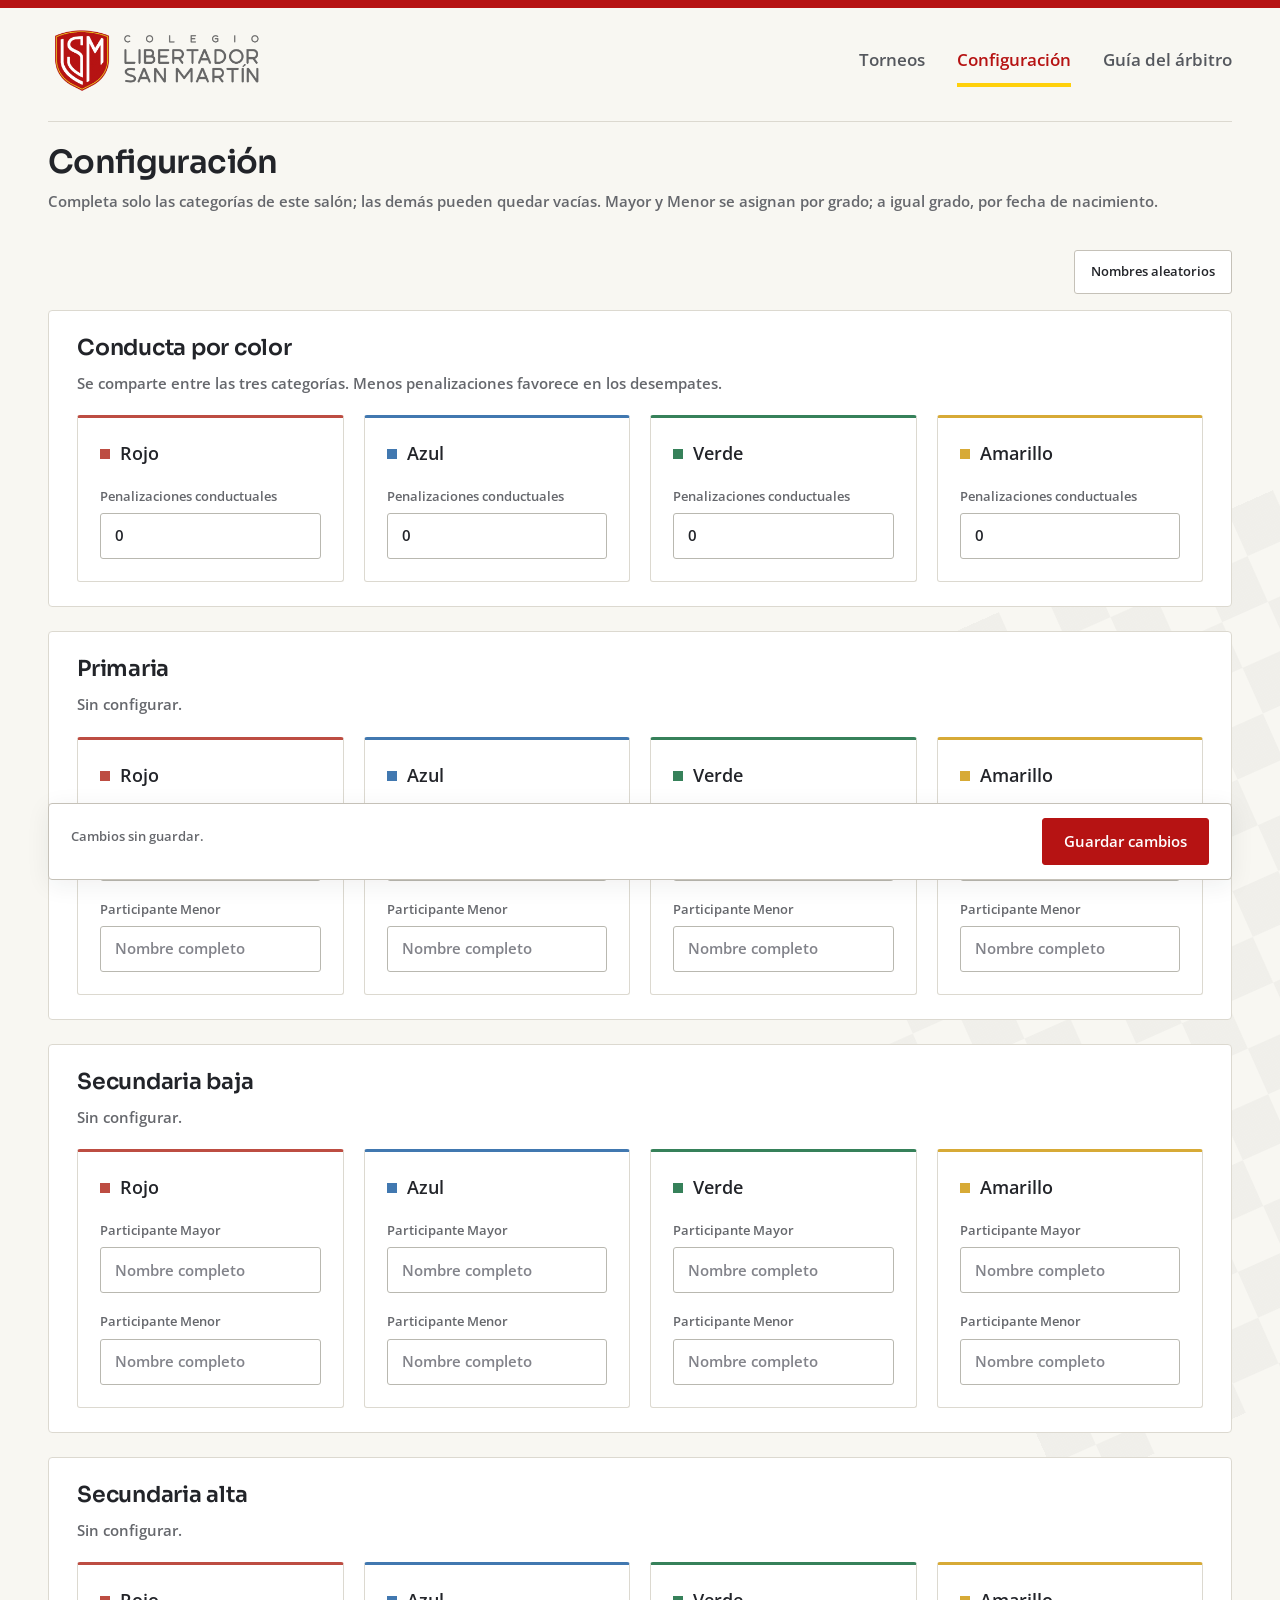
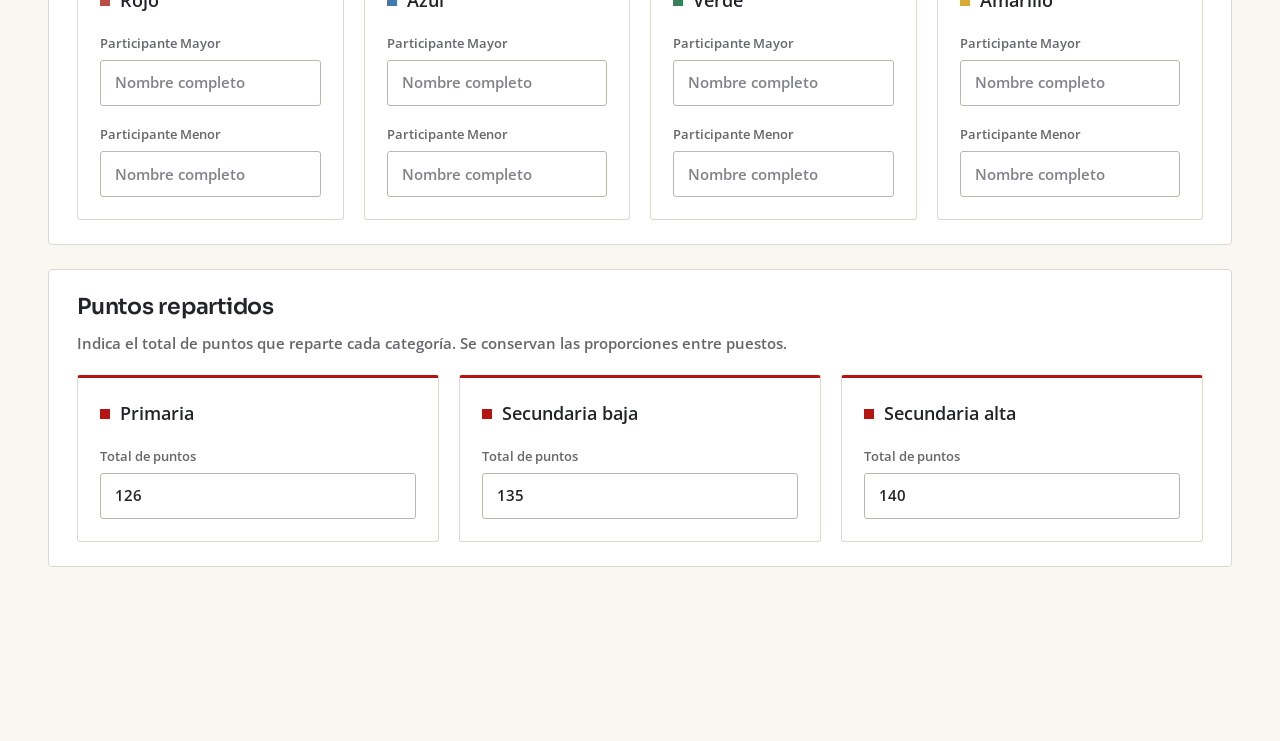
<file: config.html>
<!DOCTYPE html>
<html lang="es">
<head>
<meta charset="UTF-8"><link rel="icon" type="image/svg+xml" href="[data-uri]">
<meta name="viewport" content="width=device-width, initial-scale=1.0">
<title>Configuración — Olimpiadas de ajedrez</title>
<!-- bundle:style.css -->
<style data-bundle="style.css">
/* Marcador de torneo escolar: grafito, casillas y cuatro delegaciones. */
:root{
  --board-dark:#181e22;--board-mid:#272f34;--panel:#20272c;--panel-2:#252d33;
  --ink:#edf1f3;--ink-muted:#adb8c0;--line:#354149;--gold:#efc65b;--gold-soft:#6f7062;
  --good:#86c8a0;--bad:#ed8b83;--radius:5px;--radius-sm:4px;--shadow:none;
  --rojo:#bd4d42;--azul:#4178b0;--verde:#36815a;--amarillo:#d7aa36;
}
*{box-sizing:border-box}html,body{margin:0;min-height:100%}html{scroll-behavior:smooth}
body{background:#151a1e none no-repeat right -320px top 90px / 1050px;color:var(--ink);font:15px/1.55 'Open Sans',Arial,sans-serif;padding-bottom:0}
body:before{content:'';display:block;height:5px;background:linear-gradient(to right,var(--rojo) 0 25%,var(--azul) 25% 50%,var(--verde) 50% 75%,var(--amarillo) 75%);position:absolute;top:0;left:0;right:0;z-index:100}
a{color:var(--gold);text-underline-offset:4px}button,input,select,textarea{font:inherit}button,a,input,select,textarea{-webkit-tap-highlight-color:transparent}
h1,h2,h3,h4,p{margin-top:0}h1,h2,h3{font-family:'Open Sans',Arial,sans-serif;font-weight:750;line-height:1.15}h1{letter-spacing:-.8px}h2{letter-spacing:-.35px}h3{letter-spacing:-.15px}
.mono,.pos,.score,.sc{font-family:'Consolas','Courier New',monospace;font-variant-numeric:tabular-nums}.num{text-align:right;font-variant-numeric:tabular-nums}
::selection{background:#b79b52;color:#bde7c9}:focus-visible{outline:3px solid #b67b22;outline-offset:3px}
.sitebar{min-height:86px;max-width:1400px;margin:0 auto;padding:22px 40px 18px;display:flex;justify-content:space-between;align-items:center;gap:24px;border-bottom:1px solid var(--line)}
.event-brand{display:flex;align-items:center;gap:13px;color:var(--ink);text-decoration:none;font-size:12px;font-weight:750;letter-spacing:1.8px;line-height:1.45}.event-brand>svg{height:38px;width:38px;flex:none;color:var(--gold)}.event-brand>span>span{display:block;font-size:9px;letter-spacing:1.5px;font-weight:500;color:var(--ink-muted)}
.sitebar nav{display:flex;gap:26px;align-items:center}.sitebar nav a{font-size:13px;font-weight:600;text-decoration:none}.sitebar nav a:hover{text-decoration:underline}
.top{max-width:1400px;margin:auto;padding:34px 40px 26px}.top .eyebrow,.eyebrow{font-size:11px;font-weight:700;text-transform:uppercase;letter-spacing:1.7px;color:var(--ink-muted);margin-bottom:12px}.top h1{font-size:37px;margin-bottom:12px}.top p{max-width:780px;color:var(--ink-muted);font-size:14px;margin:8px 0}.top .rowbtns{margin-top:18px;gap:0}
.category-link{font-size:13px;font-weight:600;text-decoration:none;padding:9px 17px;border:1px solid var(--line);background:#20272c}.category-link:first-child{border-radius:4px 0 0 4px}.category-link:last-child{border-radius:0 4px 4px 0;border-left:0}.category-link.selected{background:var(--gold);border-color:var(--gold);color:white}.category-link:hover{box-shadow:inset 0 -3px var(--gold-soft)}
main{max-width:1180px;margin:auto;padding:12px 40px 45px}main.wide{max-width:1480px}main:empty{min-height:240px}
.panel{padding:27px 28px;margin-bottom:23px;background:var(--panel);border:1px solid var(--line);border-radius:var(--radius);overflow-x:auto}.panel h2{font-size:24px;margin-bottom:8px}.panel .sub{color:var(--ink-muted);font-size:13px;margin-bottom:23px;line-height:1.65}.panel>.note:first-child{margin:0}
.grid4{display:grid;grid-template-columns:repeat(4,minmax(0,1fr));gap:18px}.group-columns{display:grid;grid-template-columns:repeat(2,minmax(0,1fr));gap:22px}.group-columns>.panel{min-width:0}.colorcard{border:1px solid var(--line);border-top:3px solid var(--c);border-radius:3px;background:#20272c;padding:18px 16px}.colorcard .name{font-size:13px;font-weight:700;color:var(--ink);display:flex;gap:8px;align-items:center;margin-bottom:15px}.colorcard .name:before{content:'';width:9px;height:9px;background:var(--c);display:inline-block}.field{margin-bottom:14px}.field:last-child{margin-bottom:0}.field label{display:block;font-size:12px;color:var(--ink-muted);margin-bottom:5px;font-weight:600}
input[type=text],input[type=number],select,textarea{display:block;width:100%;background:#171d21;border:1px solid #4e5d66;color:var(--ink);border-radius:3px;padding:10px 11px;font-size:14px;line-height:1.3;min-height:41px}input::placeholder,textarea::placeholder{color:#8d9aa2}input:hover,select:hover,textarea:hover{border-color:#92a4ad}input:focus,select:focus,textarea:focus{outline:2px solid var(--gold);outline-offset:1px;border-color:var(--gold)}input:disabled,select:disabled{background:#272f34;border-color:#354149;color:#c0cbd0;cursor:not-allowed;opacity:1}
.btn{display:inline-flex;align-items:center;justify-content:center;gap:20px;min-height:41px;padding:10px 17px;background:var(--gold);border:1px solid var(--gold);border-radius:3px;color:#20272c;text-decoration:none;font-size:13px;font-weight:600;line-height:1.3;cursor:pointer;transition:background .15s,border-color .15s}.btn:hover{background:#ffdb83;border-color:#ffdb83}.btn:active{transform:translateY(1px)}.btn.ghost{background:transparent;color:var(--gold);border-color:#60717c}.btn.ghost:hover{background:#323b3f;border-color:var(--gold)}.btn.small{font-size:12px;padding:7px 12px;min-height:34px}.btn:disabled{opacity:.38;cursor:not-allowed}.rowbtns{display:flex;gap:10px;flex-wrap:wrap;align-items:center;margin-top:15px}
nav.tabs{display:flex;gap:0;flex-wrap:wrap;max-width:1400px;margin:0 auto 22px;padding:0 40px;background:#151a1e;border-bottom:1px solid #394750;position:sticky;top:0;z-index:20}nav.tabs button{padding:15px 19px 13px;min-height:50px;border:0;border-bottom:3px solid transparent;background:transparent;color:var(--ink-muted);font-size:13px;font-weight:600;cursor:pointer}nav.tabs button:first-child{padding-left:4px;padding-right:24px}nav.tabs button:hover{color:var(--gold);background:#252e34}nav.tabs button.active{border-bottom-color:var(--gold);color:var(--gold)}
.chip{display:inline-flex;align-items:center;gap:7px;padding:4px 0;border-radius:2px;font-size:13px;line-height:1.45;vertical-align:middle}.dot{display:inline-block;width:8px;height:8px;background:var(--c);border-radius:1px;flex:none}.chip+.chip{margin-left:10px}
table{width:100%;border-collapse:collapse;font-size:14px}th{text-align:left;padding:12px 10px;color:var(--ink-muted);font-size:11px;font-weight:700;border-bottom:2px solid var(--line);text-transform:uppercase;letter-spacing:.7px;white-space:nowrap}td{padding:12px 10px;border-bottom:1px solid #354149;vertical-align:middle}th:first-child,td:first-child{padding-left:0}th:last-child,td:last-child{padding-right:0}tr:last-child td{border-bottom:0}tbody tr:hover td{background:#28333a}.pos{color:var(--gold);font-size:13px;font-weight:700}.round-row td{background:#2b363d;font-size:11px;font-weight:700;text-transform:uppercase;letter-spacing:1px;color:var(--gold);padding:9px 10px}.round-row:hover td{background:#2b363d!important}td select{min-width:165px;font-size:13px}table .chip{max-width:100%;overflow-wrap:anywhere}
.note{color:var(--ink-muted);font-size:13px;line-height:1.65;margin-top:8px}.warn{color:#e8d39a;background:#302d22;border-left:3px solid #cfa64a;padding:12px 15px;font-size:13px;line-height:1.65;margin:12px 0}.good-note{color:#a1d9b4;background:#24372d;border-left:3px solid #639a75;padding:12px 15px;font-size:13px;line-height:1.65;margin:10px 0}.lockbadge{font-size:12px;color:var(--good);margin-top:12px;display:inline-block}
.matchcard{background:var(--panel);padding:25px 28px;border:1px solid var(--line);border-left:3px solid #596b74;border-radius:4px;margin-bottom:19px}.matchcard h3{font-size:22px;margin-bottom:21px}.vs{display:flex;align-items:center;justify-content:space-between;gap:16px;margin-bottom:19px}.vs .side{flex:1;min-width:0;background:#192126;padding:14px 16px;border:1px solid #37464f;border-radius:3px;overflow-wrap:anywhere}.vs .side.winner{border-color:#74ab87;background:#24372d}.vs .mid{color:var(--ink-muted);font-size:12px}.score{font-size:27px;font-weight:700;color:var(--gold);white-space:nowrap}.gamerow{display:flex;gap:14px;align-items:center;flex-wrap:wrap;border-top:1px solid var(--line);padding:15px 0}.gamerow .label{width:132px;flex:none;font-size:12px;color:var(--ink-muted)}.gamerow select{width:230px;max-width:100%}.gamerow>.label+div{min-width:180px}.arma-box{margin-top:20px;padding:21px;border:1px solid #64674e;background:#242a27;border-radius:3px}.arma-box h4{font:700 13px/1.5 'Open Sans',Arial,sans-serif;margin:0 0 13px;color:var(--gold)}.bidrow{display:flex;gap:16px;align-items:end;flex-wrap:wrap}.bidfield{flex:1;min-width:145px}.placement-tier{display:flex;align-items:center;gap:22px;padding:20px 0;border-bottom:1px solid var(--line);flex-wrap:wrap}.placement-tier:last-child{border-bottom:0}.placement-tier>b{font:500 22px 'Open Sans',Arial,sans-serif;width:85px}.placement-tier>div{flex:1;display:flex;gap:16px;flex-wrap:wrap}.placement-tier>span{font-size:12px;color:var(--ink-muted)}.pts-table td:last-child{white-space:nowrap}
.final-standing{display:flex;align-items:center;gap:10px;border-bottom:1px solid var(--line);padding:14px 0;font-size:13px}.final-standing:last-child{border-bottom:0}.final-standing .rank{font:500 22px 'Open Sans',Arial,sans-serif;color:var(--gold);width:29px}.colorbar{flex:1;height:6px;min-width:25px;background:#39434a;display:flex}.colorbar div{height:100%}.final-standing .mono{font-family:'Open Sans',Arial,sans-serif!important;font-variant-numeric:tabular-nums}.final-standing .mono[style*="width:110px"]{width:76px!important}.final-standing .mono[style*="min-width:70px"]{min-width:35px!important}
footer.databar{max-width:1180px;margin:auto;padding:0 40px 35px}details{background:#1c2429;border:1px solid var(--line);padding:17px 21px;border-radius:4px}summary{color:var(--ink-muted);font-size:12px;cursor:pointer;font-weight:600}textarea.databox{height:140px;font:12px/1.5 Consolas,monospace;margin-top:12px}.site-footer{max-width:1320px;margin:8px auto 0;padding:24px 0 30px;border-top:1px solid #354149;display:flex;justify-content:space-between;gap:24px;color:var(--ink-muted);font-size:11px}.team-key{display:flex;gap:18px}.team-key>span{display:flex;align-items:center;gap:6px}.team-key i{height:7px;width:7px;background:var(--team);display:inline-block}
/* Public display: generous names and scores; no unused semifinal column. */
.public-layout{display:grid;grid-template-columns:minmax(0,1fr) 290px;gap:30px;align-items:start}.public-sidebar{display:flex;min-width:0;flex-direction:column;gap:18px}.public-sidebar .panel{margin:0;padding:22px}.public-sidebar .panel h2{font-size:22px}.champ-mini{display:flex;gap:14px;align-items:center;background:var(--gold);color:#20272c;padding:21px;border-radius:4px}.champ-mini .trophy-mini{font:38px 'Open Sans',Arial,sans-serif;color:#313b3e;line-height:1}.champ-mini .label{font-size:10px;text-transform:uppercase;letter-spacing:1.5px;color:#363a31}.champ-mini .name{font:21px/1.3 'Open Sans',Arial,sans-serif;overflow-wrap:anywhere}.champ-mini.pending{background:#2a343b;color:var(--gold)}.champ-mini.pending .label{color:#b0bdc4}.champ-mini.pending .name{font:13px/1.5 'Open Sans',Arial,sans-serif}.bracket-wrap{position:relative;overflow-x:auto;padding:7px 1px 27px}.bracket-wrap::-webkit-scrollbar{height:6px}.bracket-wrap::-webkit-scrollbar-thumb{background:#53636c}.bracket{display:flex;gap:45px;min-width:810px;align-items:stretch}.bracket-col{display:flex;flex-direction:column;justify-content:space-around;gap:34px;flex:none;width:238px}.bracket-col.col-final{justify-content:center}.bracket-half{display:flex;flex-direction:column;gap:24px}.bracket-svg{position:absolute;top:0;left:0;width:100%;height:100%;pointer-events:none;z-index:1}.connector{fill:none;stroke:#53636c;stroke-width:1.5}.connector.lit{stroke:var(--gold);stroke-width:2.5}.bkt-roundlabel{font-size:10px;font-weight:700;text-transform:uppercase;letter-spacing:1px;color:var(--gold);margin-bottom:9px}.bkt-box{position:relative;z-index:2;background:#20272c;border:1px solid #4c5b64;border-radius:4px;overflow:hidden}.bkt-box.empty{opacity:.7}.bkt-box.decided{border-color:#af9149}.bkt-player{display:flex;align-items:center;justify-content:space-between;gap:12px;padding:13px 12px;border-bottom:1px solid #37444c;font-size:13px}.bkt-player .who{display:flex;gap:8px;align-items:center;min-width:0}.bkt-player .name{white-space:normal;overflow-wrap:anywhere;line-height:1.4}.bkt-player .sc{font-size:16px;font-weight:700}.bkt-player.adv{background:#2d3e36}.bkt-player.adv .name{font-weight:600}.bkt-player.adv .sc{color:var(--good)}.bkt-meta{font-size:10px;color:var(--ink-muted);padding:7px 10px;text-align:center;background:#1c2429}.page-publico-secundaria .bracket{min-width:0;display:block}.page-publico-secundaria .bracket-col{width:100%;max-width:580px;margin:auto}.page-publico-secundaria .bracket-wrap{padding:24px;background:#1c2429;border:1px solid #394850;border-radius:4px}.page-publico-secundaria .bkt-player{padding:22px;font-size:18px}.page-publico-secundaria .bkt-player .sc{font-size:24px}
/* Tournament desk: the entrance is a list, not a collection of widgets. */
.home-hero{max-width:1320px;margin:auto;display:grid;grid-template-columns:1fr 1fr;align-items:center;gap:30px;padding:34px 15px 25px;min-height:360px}.hero-copy{padding-left:8px}.home-hero .eyebrow{font-size:11px;letter-spacing:1.5px}.home-hero h1{font-size:102px;line-height:.98;letter-spacing:-5px;margin:18px 0 22px}.title-dot{color:#efc65b}.home-hero p{font-size:16px;color:var(--ink-muted);line-height:1.7}.delegation-flags{display:flex;gap:6px;margin-top:26px}.delegation-flags i{display:block;width:29px;height:6px;background:var(--rojo)}.delegation-flags i:nth-child(2){background:var(--azul)}.delegation-flags i:nth-child(3){background:var(--verde)}.delegation-flags i:nth-child(4){background:var(--amarillo)}.hero-board{display:block;width:100%;max-width:560px;justify-self:end}.home-main{max-width:1320px;padding:6px 20px 45px}.section-kicker{display:flex;justify-content:space-between;gap:18px;align-items:baseline;margin-bottom:15px}.section-kicker h2{font-size:25px;margin:0}.section-kicker>span{font-size:12px;color:var(--ink-muted)}.event-list{border-top:2px solid var(--gold);background:#20272c;border-bottom:1px solid var(--line)}.event-row{display:flex;align-items:center;gap:24px;border-bottom:1px solid var(--line);padding:25px 27px}.event-row:last-child{border:0}.entry-number{font:12px Consolas,monospace;color:#788570;align-self:flex-start;padding-top:7px}.entry-piece{font:42px/1 'Open Sans',Arial,sans-serif;width:40px;color:var(--gold);text-align:center}.entry-info{flex:1;min-width:180px}.entry-info h2{font-size:27px;margin:0 0 6px}.entry-info p{font-size:12px;color:var(--ink-muted);margin:0}.entry-format{font-size:12px;color:var(--ink-muted);min-width:195px}.entry-actions{display:flex;align-items:center;gap:22px}.entry-actions .btn{min-width:155px}.public-link{font-size:12px;font-weight:600;text-decoration:none;white-space:nowrap}.public-link:hover{text-decoration:underline}.setup-shortcut{display:flex;justify-content:space-between;gap:22px;padding:23px 0 5px;font-size:12px;text-decoration:none}.setup-shortcut b{margin-right:16px;font-weight:700}.setup-shortcut>span:first-child{color:var(--ink-muted)}.setup-shortcut>span:last-child{font-weight:700}.setup-shortcut:hover>span:last-child{text-decoration:underline}
@media(min-width:1450px){.page-publico-primaria main.wide{max-width:1480px}.page-publico-primaria .bracket{gap:62px;min-width:855px}.page-publico-primaria .public-layout{grid-template-columns:minmax(0,1fr) 310px}}
@media(max-width:1150px){.sitebar,.top{padding-left:28px;padding-right:28px}.site-footer{margin-left:28px;margin-right:28px}.home-hero{padding-left:28px;padding-right:20px}.home-main{padding-left:28px;padding-right:28px}.event-row{gap:17px;padding:23px 21px}.entry-format{display:none}.public-layout{grid-template-columns:1fr}.public-sidebar{display:grid;grid-template-columns:1fr 1fr;align-items:start}.grid4{gap:12px}.colorcard{padding:14px 12px}.page-publico-secundaria .public-layout{grid-template-columns:minmax(0,1fr) 290px}}
@media(max-width:800px){main,main.wide{padding:10px 22px 30px}.top{padding:26px 22px 21px}.top h1{font-size:30px}.sitebar{padding:21px 22px 16px;gap:16px;align-items:start}.sitebar nav{gap:15px;flex-wrap:wrap;justify-content:flex-end}.sitebar nav a{font-size:11px}.sitebar nav a:last-child{display:none}.event-brand{font-size:10px;letter-spacing:1px}.event-brand>span>span{font-size:8px;letter-spacing:.6px}.event-brand>svg{width:30px;height:30px}.grid4{grid-template-columns:repeat(2,minmax(0,1fr))}.group-columns{grid-template-columns:1fr;gap:0}.panel{padding:22px}.panel h2{font-size:22px}nav.tabs{padding:0 20px;flex-wrap:nowrap;overflow-x:auto}nav.tabs button{padding:13px 16px;white-space:nowrap;font-size:12px}.home-hero{min-height:300px;padding:30px 28px 22px;gap:0;grid-template-columns:1fr .9fr}.home-hero h1{font-size:76px;letter-spacing:-3px}.home-hero .eyebrow{font-size:9px}.home-hero p{font-size:14px}.home-main{padding:0 22px 30px}.entry-actions{flex-direction:column;gap:10px;align-items:stretch}.entry-info h2{font-size:25px}.entry-info{min-width:0}.entry-piece{display:none}.section-kicker>span{font-size:10px}.site-footer{margin:0 22px;padding:23px 0;flex-wrap:wrap;gap:12px}.site-footer .team-key{gap:15px}.setup-shortcut>span:first-child b{display:block;margin:0 0 3px}.page-publico-secundaria .public-layout{grid-template-columns:1fr}.matchcard{padding:22px}.gamerow select{width:100%}footer.databar{padding:0 22px 28px}}
@media(max-width:520px){.top h1{font-size:28px}.top p{font-size:13px}.home-hero{position:relative;grid-template-columns:1fr;padding:30px 23px 26px;overflow:hidden;min-height:270px}.hero-copy{position:relative;z-index:2;padding:0}.home-hero h1{font-size:75px;margin:12px 0 17px}.home-hero p{font-size:13px;max-width:230px}.hero-board{position:absolute;width:265px;right:-82px;top:35px;opacity:.26}.home-hero .eyebrow{font-size:9px;letter-spacing:.8px}.delegation-flags{margin-top:19px}.section-kicker{display:block}.section-kicker h2{font-size:23px;margin-bottom:5px}.event-row{display:grid;grid-template-columns:24px 1fr;gap:12px 15px;padding:21px 18px}.entry-number{padding-top:5px}.entry-info h2{font-size:25px}.entry-actions{grid-column:2;flex-direction:row;align-items:center;gap:17px}.entry-actions .btn{padding:10px 12px;min-width:0;font-size:12px;gap:12px}.public-link{font-size:11px}.setup-shortcut{padding-top:18px;align-items:center;font-size:11px}.setup-shortcut b{font-size:12px}.grid4{grid-template-columns:1fr}.colorcard{padding:18px}.panel{padding:19px}.sitebar{gap:10px}.sitebar nav{gap:8px 12px;max-width:150px}.sitebar nav a{font-size:10px}.public-sidebar{grid-template-columns:1fr}.vs{gap:8px}.vs .side{padding:11px 9px}.vs .chip{font-size:12px}.score{font-size:22px}.placement-tier{gap:12px;align-items:start}.placement-tier>div{flex-basis:calc(100% - 100px)}.placement-tier>span{margin-left:97px}.page-publico-secundaria .bkt-player{font-size:16px;padding:18px}.team-key{gap:12px;font-size:10px}.matchcard h3{font-size:20px}.category-link{padding:9px 12px;font-size:12px}}
@media(prefers-reduced-motion:reduce){*{scroll-behavior:auto!important;transition:none!important}}
@media print{body{background:white}.sitebar nav,.tabs,.rowbtns,.databar,.site-footer{display:none}.top,main{max-width:none;padding:15px}.panel,.matchcard{break-inside:avoid;border-color:#aaa}.sitebar{padding:10px 15px}.home-hero{min-height:0}.hero-board{max-width:300px}}

/* Small screens use each board as one readable match entry. */
@media(max-width:620px){
 body{background-image:none}
 .home-hero .hero-board{display:none}
 .home-hero{min-height:270px}
 .entry-actions{gap:12px}
 .entry-actions .btn{white-space:nowrap;flex:none;padding:10px;gap:8px;font-size:11px}
 .public-link{font-size:10.5px}
 .group-games{display:block;min-width:0}
 .group-games tbody{display:block}
 .group-games tr{display:grid;grid-template-columns:minmax(0,1fr) minmax(0,1fr);gap:0 14px;padding:12px 0;border-bottom:1px solid var(--line)}
 .group-games tr:first-child{display:none}
 .group-games td{display:block;min-width:0;border:0;padding:4px 0}
 .group-games td:first-child{grid-column:1/-1;font-size:11px;color:var(--ink-muted)}
 .group-games td:first-child:before{content:'Tablero ';font-family:'Open Sans',Arial,sans-serif}
 .group-games td:nth-child(2):before,.group-games td:nth-child(3):before{display:block;font-size:10px;color:var(--ink-muted);text-transform:uppercase;letter-spacing:.6px;margin-bottom:4px}
 .group-games td:nth-child(2):before{content:'Blancas'}
 .group-games td:nth-child(3):before{content:'Negras'}
 .group-games td:last-child{grid-column:1/-1;padding-top:9px}
 .group-games select{width:100%;min-width:0}
 .group-games .chip{font-size:13px;overflow-wrap:normal;word-break:normal;align-items:baseline}
 .group-games .dot{align-self:center}
 .group-games tr.round-row{display:block;background:#2b363d;padding:7px 10px;margin-top:17px;border:0}
 .group-games tr.round-row td{padding:0;font-size:10px}
 .group-games tr.round-row td:before{content:none}
 .group-games tr:hover td{background:transparent}
}

/* The save action stays in reach while editing a long registration form. */
.page-config{padding-bottom:84px}
.config-actions{position:fixed;bottom:18px;left:50%;transform:translateX(-50%);width:calc(100% - 80px);max-width:1100px;margin:0;padding:12px 17px;display:flex;align-items:center;justify-content:space-between;gap:20px;z-index:40;border-color:#52626b;box-shadow:0 4px 20px #edf1f314}
.config-actions>.note,.config-actions>.good-note{margin:0;padding:0;border:0;background:none;font-size:12px}
.config-actions>.rowbtns{margin:0;flex:none}
@media(max-width:620px){.config-actions{bottom:12px;width:calc(100% - 28px);padding:11px 12px;gap:10px}.config-actions .btn{font-size:12px;white-space:nowrap;padding:10px 12px}.config-actions>.note,.config-actions>.good-note{font-size:11px}}

@media(max-width:620px){.page-publico-secundaria table,.page-arbitro-secundaria table:not(.group-games){min-width:560px}.page-arbitro-primaria .pts-table,.page-arbitro-secundaria .pts-table{min-width:420px}}

/* Tournament entrance. */
.event-heading{max-width:1320px;margin:0 auto;padding:48px 20px 32px;display:flex;align-items:center;justify-content:space-between;gap:30px;border-bottom:1px solid var(--line)}
.event-heading .eyebrow{color:#bac5cc;margin:0 0 6px;font-size:12px;letter-spacing:2.7px}
.event-heading h1{font:900 62px/1 'Arial Narrow','Open Sans',Arial,sans-serif;letter-spacing:1px;text-transform:uppercase;margin:0}
.heading-teams{display:grid;grid-template-columns:repeat(4,1fr);gap:8px;min-width:350px}
.heading-teams span{padding:14px 17px;border-bottom:4px solid var(--team);background:#20272c;color:var(--team);font-size:12px;font-weight:700;text-align:center}
.page-index{background-position:right -250px top 40px;background-size:1000px}
.home-main{padding-top:29px}.section-kicker h2{font-family:'Open Sans',Arial,sans-serif;font-weight:650;font-size:17px;letter-spacing:0}.section-kicker>span{font-size:12px}
.event-list{display:grid;grid-template-columns:repeat(3,minmax(0,1fr));gap:18px;background:none;border:0}
.event-row{position:relative;display:flex;flex-direction:column;align-items:stretch;gap:21px;padding:26px 26px 23px;min-height:370px;border:1px solid #45535c!important;border-radius:7px;background:#222b31;overflow:hidden}
.event-row:before{content:'';position:absolute;right:-60px;top:-45px;width:220px;height:220px;background:conic-gradient(#2b363e 25%,transparent 0 50%,#2b363e 0 75%,transparent 0) 0 0/80px 80px;transform:rotate(16deg);opacity:.7;pointer-events:none}
.entry-number{font:700 11px 'Open Sans',Arial,sans-serif;color:#c6d1d7;letter-spacing:2px;align-self:auto;padding:0;position:relative;z-index:1}.entry-number:after{content:' / CATEGORÍA'}
.entry-piece{position:absolute;right:21px;top:36px;font:92px/1 'DejaVu Sans','Segoe UI Symbol',sans-serif;color:#a6b3bc;opacity:.52;width:auto;z-index:1}
.entry-info{flex:1;position:relative;z-index:2;min-width:0;padding-top:15px;max-width:80%}
.entry-info h2{font:800 29px/1.07 'Open Sans',Arial,sans-serif;letter-spacing:-.6px;margin:0 0 12px;color:#f0f4f6;max-width:220px}
.entry-info p{font-size:12px;color:#bcc7ce;margin:0;max-width:200px}
.entry-format{display:block;position:relative;z-index:2;font-size:12px;font-weight:550;color:#d1dae0;min-width:0;padding-top:17px;border-top:1px solid #46545c}
.entry-actions{display:flex;flex-direction:column;align-items:stretch;gap:15px;position:relative;z-index:2}.entry-actions .btn{min-height:43px;width:100%;justify-content:space-between;font-size:13px;font-weight:750;color:#191f23;background:#e6ebee;border-color:#e6ebee}.entry-actions .btn:hover{background:#efc65b;border-color:#efc65b}.entry-actions .public-link{color:#c8d4dc;font-size:12px;text-align:center}
.setup-shortcut{margin-top:18px;padding:20px 23px;background:#1c242a;border:1px solid #3e4c56;border-radius:5px}.setup-shortcut b{color:#dce5eb}
h2,h3{font-weight:700}.panel h2{font-size:21px;letter-spacing:-.25px}.matchcard h3{font-size:19px;font-weight:700}.top h1{font-weight:800;letter-spacing:-.65px;font-size:34px}
.btn{font-weight:700;color:#1a2024}.btn.ghost{color:#e4cf92;border-color:#736950}.btn.ghost:hover{color:#ffe7aa;background:#34342b}
.category-link{background:#232d34;color:#d5dfe5;border-color:#52616b}.category-link.selected{background:#e6ebef;color:#182027;border-color:#e6ebef}.category-link:hover{box-shadow:none;background:#34414b}.category-link.selected:hover{background:#fff}
.sitebar{border-bottom-color:#394750}.event-brand{font-size:12px;letter-spacing:1.5px;color:#f2f4f5}.event-brand>svg{background:#e3e9ed;color:#1e272d;border-radius:4px;padding:5px;width:40px;height:40px}.event-brand>span>span{color:#a2b3bd}.sitebar nav a{color:#d3dfe6;font-weight:600}.sitebar nav a:hover{color:#efc65b}
nav.tabs button.active{color:#ffe094;border-bottom-color:#efc65b}nav.tabs button:hover{color:#f4d77f}
.champ-mini{background:#d9bb69;color:#1c2429}.champ-mini .name{font-family:'Open Sans',Arial,sans-serif;font-weight:750}.champ-mini.pending{background:#2a353e;color:#d2dce3;border:1px solid #43535e}.champ-mini.pending .trophy-mini{color:#b9c7ce}.champ-mini.pending .label{color:#abbcc7}
.final-standing .rank{font-family:'Open Sans',Arial,sans-serif;font-weight:750;font-size:20px}.placement-tier>b{font-family:'Open Sans',Arial,sans-serif;font-weight:750;font-size:20px}.bkt-player.adv .name{color:#e1f1e6}.bkt-player.adv .sc{color:#96d1a9}.bkt-roundlabel{color:#d9dfe3}.score{color:#f1d77e}.panel,.matchcard{border-color:#3d4c55}.colorcard{border-color:#46545d;border-top-color:var(--c)}
.page-config .config-actions{background:#29353e;border-color:#5a6d79;box-shadow:0 8px 30px #0009}.config-actions>.good-note{color:#b6dfc6}.config-actions>.note{color:#ced8df}
@media(max-width:1150px){.event-heading{padding-left:28px;padding-right:28px}.entry-info h2{font-size:25px}.event-row{padding:22px;min-height:350px}.entry-piece{font-size:76px;right:14px;top:45px}}
@media(max-width:800px){.event-heading{padding:32px 22px 25px;align-items:start}.event-heading h1{font-size:46px}.heading-teams{min-width:0;grid-template-columns:repeat(2,1fr);gap:5px}.heading-teams span{padding:7px 11px;font-size:10px;border-bottom-width:3px}.event-list{gap:12px}.event-row{padding:19px;min-height:330px}.entry-info h2{font-size:23px}.entry-info{max-width:100%}.entry-piece{font-size:64px;top:28px;right:10px;opacity:.22}.entry-format{font-size:11px;line-height:1.6}}
@media(max-width:620px){.event-heading{display:block;padding-bottom:22px}.event-heading h1{font-size:48px}.heading-teams{display:flex;min-width:0;margin-top:23px;gap:6px}.heading-teams span{flex:1;padding:8px 6px}.home-main{padding-top:22px}.section-kicker{display:flex;align-items:center}.section-kicker h2{font-size:15px}.section-kicker>span{font-size:10px}.event-list{grid-template-columns:1fr;gap:15px}.event-row{display:flex;min-height:0;padding:23px;gap:18px}.entry-info{padding-top:0;max-width:75%}.entry-info h2{font-size:28px;max-width:230px;margin-bottom:8px}.entry-piece{font-size:82px;top:25px;right:27px;opacity:.45}.entry-format{padding-top:13px}.entry-actions{flex-direction:row;align-items:center;gap:20px;grid-column:auto}.entry-actions .btn{width:auto;flex:1;white-space:nowrap}.entry-actions .public-link{flex:none;font-size:11px}.event-row:before{width:210px;height:210px;right:-50px}.setup-shortcut{padding:17px;font-size:11px}.entry-number{align-self:auto}.home-main .section-kicker>span{max-width:110px;text-align:right}}
@media print{body{background:white!important;color:#111!important}.panel,.matchcard,.event-row{background:white!important;color:#111!important}.panel h2,.matchcard h3,.entry-info h2{color:#111!important}}

/* Divisions share one championship sheet, with no per-category promotional panels. */
.division-heading{max-width:1260px;padding:40px 20px 26px;margin:auto}.division-heading h1{font-size:42px;font-weight:800;letter-spacing:-1px;margin:0}
.division-main{max-width:1260px;padding:0 20px 60px}.divisions{border-top:2px solid #9baeb8}
.division{display:grid;grid-template-columns:74px minmax(0,1fr) auto;gap:27px;align-items:center;padding:27px 12px;border-bottom:1px solid #44535d;background:#171e23}
.division:nth-child(2){background:#1c252b}.division-symbol{display:flex;align-items:center;justify-content:center;width:74px;height:74px;background:#dde4e8;color:#1d272e;font:56px/1 'DejaVu Sans','Segoe UI Symbol',sans-serif}
.division:nth-child(2) .division-symbol{background:#34434d;color:#e5ecf0}.division h2{font-size:27px;font-weight:700;letter-spacing:-.5px;margin:0}
.division-actions{display:flex;gap:10px}.division-actions a{display:flex;align-items:center;justify-content:space-between;gap:25px;padding:13px 17px;border:1px solid #586b76;border-radius:3px;text-decoration:none;color:#e6edf2;font-size:13px;font-weight:600;min-width:128px}.division-actions a:hover{background:#35444f;border-color:#a2b7c3}.division-actions a:focus-visible{outline-offset:3px}.division-actions a span{color:#b2c0c9}
.page-index .sitebar{max-width:1260px;padding-left:20px;padding-right:20px}.page-index{background-position:right -420px top 10px;background-size:1000px}
.panel .sub:empty,.matchcard .note:empty{display:none}.page-index .division-heading{padding-top:39px}
@media(max-width:800px){.division-heading{padding:29px 22px 22px}.division-heading h1{font-size:34px}.division-main{padding:0 22px 40px}.division{grid-template-columns:61px 1fr;gap:17px;padding:23px 12px}.division-symbol{width:61px;height:61px;font-size:46px}.division h2{font-size:25px}.division-actions{grid-column:2;gap:9px}.division-actions a{font-size:12px;min-width:0;padding:10px 13px;gap:20px}.page-index .sitebar{padding-left:22px;padding-right:22px}}
@media(max-width:430px){.division{gap:12px 15px}.division-actions{grid-column:1/-1;margin-top:4px}.division-actions a{flex:1}.division h2{font-size:24px}.division-heading h1{font-size:32px}}

/* Align points to the participant list instead of the edge of the page. */
.pts-table{width:100%;max-width:850px;table-layout:auto}
.pts-table th:first-child,.pts-table td:first-child{width:115px}
.pts-table th.num,.pts-table td.num{text-align:left;width:150px;padding-left:25px;padding-right:0}
.pts-table td:nth-child(2){padding-right:24px}
body{background-image:none,none;background-position:right -320px top 90px,left -600px bottom -550px;background-size:1050px,1000px;background-repeat:no-repeat}

@media(max-width:620px){body{background-image:none}.pts-table{min-width:0!important}.pts-table th:first-child,.pts-table td:first-child{width:68px}.pts-table th.num,.pts-table td.num{padding-left:12px;width:95px}.pts-table td:nth-child(2){padding-right:8px}}
@media(min-width:1000px) and (max-width:1200px) and (min-height:650px){
 .page-publico-secundaria .group-columns th:nth-child(6),.page-publico-secundaria .group-columns td:nth-child(6),.page-publico-secundaria .group-columns th:last-child,.page-publico-secundaria .group-columns td:last-child{display:none}
 .page-publico-secundaria .group-columns td .chip{overflow-wrap:normal;word-break:normal;font-size:12px}
 .page-publico-secundaria .group-columns td{padding:5px 6px}
}
.page-arbitro-primaria .final-standing,.page-arbitro-secundaria .final-standing{max-width:850px}
.page-arbitro-primaria .final-standing .colorbar,.page-arbitro-secundaria .final-standing .colorbar{max-width:420px}


@media(min-width:1000px){
 :root{--sitebar-height:clamp(80px,8.5vh,96px);--page-title-size:clamp(32px,2.2vw,42px);--section-title-size:clamp(22px,1.5vw,29px);--body-size:clamp(15px,.95vw,18px);--small-size:clamp(13px,.8vw,16px);--field-height:clamp(46px,4.8vh,54px)}
 .sitebar{height:var(--sitebar-height);min-height:var(--sitebar-height);padding:15px 34px}
 .sitebar .event-brand{font-size:clamp(14px,.95vw,18px);gap:16px}
 .sitebar .event-brand>span>span{font-size:clamp(10px,.63vw,12px)}
 .sitebar .event-brand>svg{height:clamp(44px,2.7vw,52px);width:clamp(44px,2.7vw,52px)}
 .sitebar nav{gap:clamp(22px,2vw,38px)}
 .sitebar nav a{font-size:clamp(15px,.99vw,19px)}
}
@media(min-width:1000px) and (min-height:650px){
 .page-index,.page-publico-primaria,.page-publico-secundaria{height:100vh;min-height:0;overflow:hidden;display:grid;grid-template-rows:var(--sitebar-height) auto minmax(0,1fr)}
 .page-index .sitebar,.page-publico-primaria .sitebar,.page-publico-secundaria .sitebar{width:100%;max-width:none;min-height:0;height:var(--sitebar-height);padding:15px 34px;margin:0}
 .page-index .division-heading{width:100%;max-width:none;padding:22px 34px 26px;margin:0}
 .page-index .division-heading h1{font-size:36px}
 .page-index .division-main{width:100%;max-width:none;min-height:0;height:100%;padding:0 34px 36px;margin:0}
 .page-index .divisions{height:100%;display:grid;grid-template-rows:repeat(3,minmax(0,1fr))}
 .page-index .division{min-height:0;padding:18px 23px;grid-template-columns:clamp(74px,9vh,110px) minmax(0,1fr) auto;gap:35px}
 .page-index .division-symbol{width:clamp(74px,9vh,110px);height:clamp(74px,9vh,110px);font-size:clamp(56px,7vh,82px)}
 .page-index .division h2{font-size:clamp(28px,2.2vw,39px)}
 .page-index .division-actions a{min-width:160px;font-size:14px;padding:15px 20px}
 .page-publico-primaria .top,.page-publico-secundaria .top{width:100%;max-width:none;margin:0;padding:18px 34px 17px}
 .page-publico-primaria .top h1,.page-publico-secundaria .top h1{font-size:30px;margin-bottom:6px}
 .page-publico-primaria .top .eyebrow,.page-publico-secundaria .top .eyebrow{margin-bottom:6px;font-size:10px}
 .page-publico-primaria .top p{margin:5px 0;font-size:12px}
 .page-publico-secundaria .top .rowbtns{margin-top:10px}
 .page-publico-primaria main.wide,.page-publico-secundaria main.wide{width:100%;max-width:none;height:100%;min-height:0;margin:0;padding:4px 34px 24px}
 .page-publico-primaria .public-layout{height:100%;min-height:0;grid-template-columns:minmax(0,1fr) clamp(260px,22vw,340px);gap:28px}
 .page-publico-primaria .bracket-wrap{height:100%;min-height:0;padding:0;overflow:visible}
 .page-publico-primaria .bracket{height:100%;min-width:0;width:100%;gap:clamp(24px,4vw,72px)}
 .page-publico-primaria .bracket-col{height:100%;min-height:0;min-width:0;width:auto;flex:1;gap:14px}
 .page-publico-primaria .bracket-half{min-height:0;flex:1;justify-content:space-around;gap:10px}
 .page-publico-primaria .bkt-player{padding:clamp(7px,1.4vh,16px) 11px;font-size:clamp(12px,1vw,15px)}
 .page-publico-primaria .bkt-meta{font-size:10px;padding:5px 8px;line-height:1.4}
 .page-publico-primaria .bkt-roundlabel{margin-bottom:6px}
 .page-publico-primaria .public-sidebar{display:flex;height:min(100%,680px);align-self:center;min-height:0;gap:17px}
 .page-publico-primaria .public-sidebar .panel{flex:1;min-height:0;display:flex;flex-direction:column;padding:22px}
 .page-publico-primaria .public-sidebar .final-standing{flex:1;min-height:0}
 .page-publico-secundaria main.wide{display:grid;grid-template-rows:minmax(0,1fr) minmax(0,1.05fr);gap:17px}
 .page-publico-secundaria main.wide>.panel{grid-row:1/-1;display:flex;align-items:center;justify-content:center}
 .page-publico-secundaria .group-columns{min-height:0;height:100%;gap:24px}
 .page-publico-secundaria .group-columns .panel{height:100%;min-height:0;margin:0;padding:15px 21px;display:flex;flex-direction:column;overflow:visible}
 .page-publico-secundaria .group-columns .panel h2{font-size:21px;margin-bottom:9px}
 .page-publico-secundaria .group-columns table{flex:1;min-height:0;font-size:13px}
 .page-publico-secundaria th{padding:7px 8px;font-size:10px}
 .page-publico-secundaria td{padding:6px 8px}
 .page-publico-secundaria .public-layout{height:100%;min-height:0;grid-template-columns:minmax(0,1fr) clamp(275px,24vw,350px);gap:24px}
 .page-publico-secundaria .bracket-wrap{height:100%;min-height:0;display:flex;align-items:center;justify-content:center;padding:19px;overflow:visible}
 .page-publico-secundaria .bracket{width:100%}
 .page-publico-secundaria .bracket-col{max-width:none;width:82%;min-height:0}
 .page-publico-secundaria .bkt-player{padding:clamp(13px,2vh,25px) 20px;font-size:clamp(16px,1.4vw,22px)}
 .page-publico-secundaria .public-sidebar{display:flex;flex-direction:column;min-height:0;gap:10px}
 .page-publico-secundaria .champ-mini{padding:11px 17px;flex:none}
 .page-publico-secundaria .public-sidebar .panel{flex:1;min-height:0;display:flex;flex-direction:column;padding:12px 17px;overflow:visible}
 .page-publico-secundaria .public-sidebar .panel h2{font-size:18px;margin-bottom:2px}
 .page-publico-secundaria .public-sidebar .note{font-size:11px;line-height:1.3;margin:3px 0}
 .page-publico-secundaria .public-sidebar .final-standing{flex:1;min-height:0;padding:4px 0;font-size:12px}
 .page-publico-secundaria .final-standing .rank{font-size:18px}
}

/* Keep the championship layout; scale its contents rather than shrinking its frames. */
body{position:relative;background:#151a1e url('data:image/svg+xml,%3Csvg%20xmlns%3D%22http%3A%2F%2Fwww.w3.org%2F2000%2Fsvg%22%20width%3D%221000%22%20height%3D%225000%22%20viewBox%3D%220%200%201000%205000%22%3E%3Cdefs%3E%3Cpattern%20id%3D%22board%22%20width%3D%22120%22%20height%3D%22120%22%20patternUnits%3D%22userSpaceOnUse%22%3E%3Cpath%20fill%3D%22%2320292f%22%20d%3D%22M0%200h60v60H0zM60%2060h60v60H60z%22%2F%3E%3Cpath%20fill%3D%22none%22%20stroke%3D%22%23242e35%22%20stroke-width%3D%22.7%22%20d%3D%22M0%200h120v120H0z%22%2F%3E%3C%2Fpattern%3E%3ClinearGradient%20id%3D%22horizontal%22%3E%3Cstop%20stop-color%3D%22white%22%20stop-opacity%3D%220%22%2F%3E%3Cstop%20offset%3D%22.1%22%20stop-color%3D%22white%22%2F%3E%3Cstop%20offset%3D%22.9%22%20stop-color%3D%22white%22%2F%3E%3Cstop%20offset%3D%221%22%20stop-color%3D%22white%22%20stop-opacity%3D%220%22%2F%3E%3C%2FlinearGradient%3E%3ClinearGradient%20id%3D%22top%22%20x2%3D%220%22%20y2%3D%221%22%3E%3Cstop%20stop-color%3D%22white%22%20stop-opacity%3D%220%22%2F%3E%3Cstop%20offset%3D%22.02%22%20stop-color%3D%22white%22%2F%3E%3Cstop%20offset%3D%221%22%20stop-color%3D%22white%22%2F%3E%3C%2FlinearGradient%3E%3Cmask%20id%3D%22horizontal-edge%22%3E%3Crect%20width%3D%221000%22%20height%3D%225000%22%20fill%3D%22url%28%23horizontal%29%22%2F%3E%3C%2Fmask%3E%3Cmask%20id%3D%22edges%22%3E%3Crect%20width%3D%221000%22%20height%3D%225000%22%20fill%3D%22url%28%23top%29%22%20mask%3D%22url%28%23horizontal-edge%29%22%2F%3E%3C%2Fmask%3E%3C%2Fdefs%3E%3Cg%20mask%3D%22url%28%23edges%29%22%3E%3Cg%20transform%3D%22translate%28510%20-250%29%20rotate%2824%29%22%3E%3Crect%20width%3D%22960%22%20height%3D%226000%22%20fill%3D%22url%28%23board%29%22%2F%3E%3C%2Fg%3E%3C%2Fg%3E%3C%2Fsvg%3E') no-repeat right -320px top 90px/1050px;isolation:isolate}
.page-index{background-position:right -420px top 10px;background-size:1000px}
body:after{content:'';position:absolute;inset:0;z-index:-1;pointer-events:none;background:url('data:image/svg+xml,%3Csvg%20xmlns%3D%22http%3A%2F%2Fwww.w3.org%2F2000%2Fsvg%22%20width%3D%221000%22%20height%3D%225000%22%20viewBox%3D%220%200%201000%205000%22%3E%3Cdefs%3E%3Cpattern%20id%3D%22board%22%20width%3D%22120%22%20height%3D%22120%22%20patternUnits%3D%22userSpaceOnUse%22%3E%3Cpath%20fill%3D%22%2320292f%22%20d%3D%22M0%200h60v60H0zM60%2060h60v60H60z%22%2F%3E%3Cpath%20fill%3D%22none%22%20stroke%3D%22%23242e35%22%20stroke-width%3D%22.7%22%20d%3D%22M0%200h120v120H0z%22%2F%3E%3C%2Fpattern%3E%3ClinearGradient%20id%3D%22horizontal%22%3E%3Cstop%20stop-color%3D%22white%22%20stop-opacity%3D%220%22%2F%3E%3Cstop%20offset%3D%22.1%22%20stop-color%3D%22white%22%2F%3E%3Cstop%20offset%3D%22.9%22%20stop-color%3D%22white%22%2F%3E%3Cstop%20offset%3D%221%22%20stop-color%3D%22white%22%20stop-opacity%3D%220%22%2F%3E%3C%2FlinearGradient%3E%3ClinearGradient%20id%3D%22top%22%20x2%3D%220%22%20y2%3D%221%22%3E%3Cstop%20stop-color%3D%22white%22%20stop-opacity%3D%220%22%2F%3E%3Cstop%20offset%3D%22.02%22%20stop-color%3D%22white%22%2F%3E%3Cstop%20offset%3D%221%22%20stop-color%3D%22white%22%2F%3E%3C%2FlinearGradient%3E%3Cmask%20id%3D%22horizontal-edge%22%3E%3Crect%20width%3D%221000%22%20height%3D%225000%22%20fill%3D%22url%28%23horizontal%29%22%2F%3E%3C%2Fmask%3E%3Cmask%20id%3D%22edges%22%3E%3Crect%20width%3D%221000%22%20height%3D%225000%22%20fill%3D%22url%28%23top%29%22%20mask%3D%22url%28%23horizontal-edge%29%22%2F%3E%3C%2Fmask%3E%3C%2Fdefs%3E%3Cg%20mask%3D%22url%28%23edges%29%22%3E%3Cg%20transform%3D%22translate%28510%20-250%29%20rotate%2824%29%22%3E%3Crect%20width%3D%22960%22%20height%3D%226000%22%20fill%3D%22url%28%23board%29%22%2F%3E%3C%2Fg%3E%3C%2Fg%3E%3C%2Fsvg%3E') no-repeat left -600px top calc(100vh - 450px)/1000px;-webkit-mask-image:linear-gradient(to bottom,transparent calc(100vh - 450px),#000 calc(100vh - 240px));mask-image:linear-gradient(to bottom,transparent calc(100vh - 450px),#000 calc(100vh - 240px))}
nav.tabs{background:transparent}
nav.tabs button{background:#151a1e}
@media(min-width:1000px) and (min-height:650px){
 .page-index .division-heading h1{font-size:clamp(39px,3.1vw,60px)}
 .page-index .division{grid-template-columns:clamp(88px,12.5vh,144px) minmax(0,1fr) auto;gap:clamp(25px,2.4vw,48px)}
 .page-index .division-symbol{height:clamp(88px,12.5vh,144px);width:clamp(88px,12.5vh,144px);font-size:clamp(65px,9vh,108px)}
 .page-index .division h2{font-size:clamp(33px,3.2vw,62px);line-height:1.12;letter-spacing:-1px}
 .page-index .division-actions{gap:15px}
 .page-index .division-actions a{min-width:clamp(165px,14.5vw,280px);min-height:clamp(60px,9.5vh,104px);font-size:clamp(16px,1.28vw,25px);padding:17px 23px}
 .page-publico-primaria .bkt-player{font-size:clamp(14px,1.08vw,21px);padding:clamp(8px,1.15vh,14px) 13px}
 .page-publico-primaria .bkt-player .sc{font-size:clamp(18px,1.45vw,28px)}
 .page-publico-primaria .bkt-roundlabel{font-size:clamp(11px,.8vw,15px)}
 .page-publico-primaria .bkt-meta{font-size:clamp(10px,.7vw,13px);padding:6px 8px}
 .page-publico-primaria .top h1,.page-publico-secundaria .top h1{font-size:var(--page-title-size)}
 .page-publico-primaria .top p{font-size:clamp(12px,.83vw,16px)}
 .page-publico-primaria .champ-mini .name{font-size:clamp(21px,1.4vw,27px)}
 .page-publico-primaria .public-sidebar .panel h2{font-size:clamp(24px,1.55vw,30px)}
 .page-publico-primaria .public-sidebar .final-standing,.page-publico-secundaria .public-sidebar .final-standing{display:grid;grid-template-columns:34px minmax(0,1fr) auto;grid-template-rows:auto 8px;align-content:center;align-items:center;gap:10px 12px;flex:1;min-height:0;padding:11px 0}
 .page-publico-primaria .final-standing .rank,.page-publico-secundaria .final-standing .rank{grid-row:1;grid-column:1;width:auto;font-size:clamp(23px,1.55vw,30px);line-height:1.1}
 .page-publico-primaria .final-standing .mono[style*="width:110px"],.page-publico-secundaria .final-standing .mono[style*="width:110px"]{grid-column:2;grid-row:1;width:auto!important;font-size:clamp(19px,1.3vw,26px);font-weight:650;line-height:1.1}
 .page-publico-primaria .final-standing .mono:last-child,.page-publico-secundaria .final-standing .mono:last-child{grid-column:3;grid-row:1;min-width:0!important;font-size:clamp(20px,1.4vw,28px);font-weight:700;line-height:1.1}
 .page-publico-primaria .final-standing .colorbar,.page-publico-secundaria .final-standing .colorbar{grid-row:2;grid-column:2/-1;width:100%;max-width:none;height:8px;min-width:0;flex:none}
 .page-publico-primaria .public-sidebar .final-standing{grid-template-columns:46px minmax(0,1fr) auto;grid-template-rows:auto 10px;gap:9px 8px;padding:14px 0}
 .page-publico-primaria .final-standing .rank{font-size:clamp(24px,1.8vw,34px)}
 .page-publico-primaria .final-standing .mono[style*="width:110px"]{font-size:clamp(21px,1.55vw,30px)}
 .page-publico-primaria .final-standing .mono:last-child{font-size:clamp(22px,1.7vw,32px)}
 .page-publico-primaria .final-standing .colorbar{height:10px}
 .page-publico-secundaria .group-columns .panel h2{font-size:var(--section-title-size)}
 .page-publico-secundaria .group-columns .panel{display:grid;grid-template-rows:auto minmax(0,1fr)}
 .page-publico-secundaria .group-heading{display:flex;align-items:baseline;justify-content:space-between;gap:14px}
 .page-publico-secundaria .group-heading .note{margin:0;font-size:12px}
 .page-publico-secundaria .group-columns table{height:100%;font-size:clamp(14px,1.05vw,20px)}
 .page-publico-secundaria .group-columns td .chip{font-size:inherit}
 .page-publico-secundaria .group-columns th{font-size:clamp(10px,.8vw,14px)}
 .page-publico-secundaria .group-columns .pos{font-size:clamp(13px,1vw,19px)}
 .page-publico-secundaria .bkt-player{font-size:clamp(20px,1.45vw,28px)}
 .page-publico-secundaria .bkt-player .sc{font-size:clamp(26px,1.9vw,36px)}
 .page-publico-secundaria .bracket-col{width:88%}
 .page-publico-secundaria .bkt-roundlabel{font-size:clamp(13px,.85vw,16px);margin-bottom:12px}
 .page-publico-secundaria .bkt-meta{font-size:clamp(12px,.78vw,15px);padding:8px 12px}
 .page-publico-secundaria .public-sidebar{height:100%}
 .page-publico-secundaria .public-sidebar .final-standing{padding:6px 0;row-gap:8px}
 .page-publico-secundaria .final-standing .rank{font-size:clamp(23px,1.7vw,32px)}
 .page-publico-secundaria .final-standing .mono[style*="width:110px"]{font-size:clamp(19px,1.48vw,28px)}
 .page-publico-secundaria .final-standing .mono:last-child{font-size:clamp(20px,1.6vw,30px)}
 .page-publico-secundaria .public-sidebar .panel h2{font-size:clamp(20px,1.2vw,24px)}
}
@media(min-width:1000px) and (max-height:850px){
 .page-publico-secundaria .public-sidebar .panel{padding:10px 14px}
 .page-publico-secundaria .public-sidebar .panel h2{font-size:17px;line-height:1.1;margin:0 0 2px}
 .page-publico-secundaria .public-sidebar .note{font-size:10px;line-height:1.2;margin:2px 0}
 .page-publico-secundaria .public-sidebar .final-standing{grid-template-columns:22px minmax(0,1fr) auto;grid-template-rows:auto 4px;gap:3px 6px;padding:3px 0;line-height:1.1}
 .page-publico-secundaria .final-standing .rank{font-size:16px}
 .page-publico-secundaria .final-standing .mono[style*="width:110px"]{font-size:14px}
 .page-publico-secundaria .final-standing .mono:last-child{font-size:15px}
 .page-publico-secundaria .final-standing .colorbar{height:4px}
 .page-publico-secundaria .group-columns table{font-size:13px}
 .page-publico-secundaria .group-columns .pos{font-size:13px}
 .page-publico-secundaria .group-columns th{font-size:10px}
}
@media(min-width:1000px) and (max-width:1200px) and (min-height:650px){
 .page-publico-primaria .bkt-player{font-size:13px;padding:7px 8px;gap:7px}
 .page-publico-primaria .bkt-player .name{line-height:1.25}
 .page-publico-primaria .bkt-player .sc{font-size:17px}
 .page-publico-primaria .bkt-meta{font-size:9px;padding:4px 6px}
}
@media(max-width:620px){body{background-image:none}body:after{display:none}}

/* Configuration and referee pages share the display's desktop scale. */
.bid-label{font-size:11px;color:var(--ink-muted)}
.game-clock{font-size:12px}
.tie-criterion{font-size:11px}
.standing-name{width:76px}
.standing-total{min-width:35px;text-align:right}
.bid-time{width:70px}
@media(min-width:1000px){
 .page-control{font-size:var(--body-size)}
 .page-control .sitebar,.page-control .top{width:100%;max-width:none;margin:0}
 .page-control .top{padding:22px 34px 20px}
 .page-control .top h1{font-size:var(--page-title-size);margin-bottom:10px}
 .page-control .top p{font-size:var(--body-size);max-width:none}
 .page-control .top .eyebrow{font-size:var(--small-size);margin-bottom:8px}
 .page-control nav.tabs{max-width:none;margin:0 34px 24px;padding:0}
 .page-control nav.tabs button{font-size:var(--body-size);min-height:58px;padding:15px 21px}
 .page-control nav.tabs button:first-child{padding-left:16px}
 .page-control main{max-width:none;width:100%;margin:0;padding:8px 34px 40px}
 .page-control .panel,.page-control .matchcard{padding:24px 28px;margin-bottom:24px}
 .page-control .panel h2,.page-control .matchcard h3{font-size:var(--section-title-size);margin-bottom:12px}
 .page-control .panel .sub,.page-control .note,.page-control .warn,.page-control .good-note{font-size:var(--body-size);line-height:1.55}
 .page-control .panel .sub{margin-bottom:20px}
 .page-control .grid4{gap:20px}
 .page-control .colorcard{padding:22px}
 .page-control .colorcard .name{font-size:clamp(18px,1.15vw,22px);margin-bottom:18px;gap:10px}
 .page-control .colorcard .name:before{width:10px;height:10px;flex:none}
 .page-control .field{margin-bottom:18px}
 .page-control .field:last-child{margin-bottom:0}
 .page-control .field label,.page-control .bid-label{font-size:var(--small-size);margin-bottom:7px}
 .page-control input[type=text],.page-control input[type=number],.page-control select,.page-control textarea{font-size:var(--body-size);min-height:var(--field-height);padding:12px 14px}
 .page-control .btn{font-size:var(--body-size);min-height:var(--field-height);padding:13px 21px}
 .page-control .btn.small{font-size:var(--small-size);min-height:44px;padding:10px 16px}
 .page-control .rowbtns{gap:12px}
 .page-control .category-link{font-size:var(--body-size);padding:11px 20px}
 .page-control .top .rowbtns{gap:0;margin-top:14px}
 .page-control .chip{font-size:var(--body-size);gap:9px}
 .page-control .dot{width:10px;height:10px}
 .page-control table{font-size:var(--body-size)}
 .page-control th{font-size:clamp(12px,.75vw,14px);padding:13px 12px}
 .page-control td{padding:14px 12px}
 .page-control th:first-child,.page-control td:first-child{padding-left:0}
 .page-control th:last-child,.page-control td:last-child{padding-right:0}
 .page-control .pos{font-size:var(--body-size)}
 .page-control .round-row td{font-size:var(--small-size);padding:10px 12px}
 .page-control td select{min-width:190px;font-size:var(--small-size)}
 .page-control .group-games,.page-control .standings-table{table-layout:fixed}
 .page-control .group-games th:nth-child(1){width:12%}
 .page-control .group-games th:nth-child(2),.page-control .group-games th:nth-child(3){width:29%}
 .page-control .group-games th:nth-child(4){width:30%}
 .page-control .group-games th{padding-top:10px;padding-bottom:10px}
 .page-control .group-games td{padding-top:8px;padding-bottom:8px}
 .page-control .group-games .round-row td{padding:7px 12px}
 .page-control .group-games select{width:100%;min-width:0;min-height:48px}
 .page-control .standings-table th:nth-child(1){width:7%}
 .page-control .standings-table th:nth-child(2){width:31%}
 .page-control .standings-table th:nth-child(3),.page-control .standings-table th:nth-child(4){width:6%}
 .page-control .standings-table th:nth-child(5){width:8%}
 .page-control .standings-table th:nth-child(6){width:9%}
 .page-control .standings-table th:nth-child(7){width:21%}
 .page-control .standings-table th:nth-child(8){width:12%}
 .page-control .tie-criterion{font-size:var(--small-size)}
 .page-control .group-columns{gap:24px;align-items:start}
 .page-control .gamerow{padding:18px 0;gap:18px}
 .page-control .gamerow .label{font-size:var(--small-size);width:160px}
 .page-control .gamerow select{width:360px}
 .page-control .vs .side{padding:17px 20px}
 .page-control .vs .chip{font-size:clamp(18px,1.15vw,22px)}
 .page-control .score{font-size:clamp(28px,1.8vw,35px)}
 .page-control .arma-box{padding:24px}
 .page-control .arma-box h4{font-size:var(--body-size)}
 .page-control .bidfield{min-width:205px}
 .page-control .bid-time{width:92px}
 .page-control .game-clock{font-size:var(--body-size)}
 .page-control .placement-tier>b{font-size:24px;width:110px}
 .page-control .placement-tier>span{font-size:var(--small-size)}
 .page-control .pts-table{max-width:1300px}
 .page-control .pts-table th:first-child,.page-control .pts-table td:first-child{width:145px}
 .page-control .pts-table .num{width:185px;padding-left:25px}
 .page-control .final-standing{max-width:1300px;display:grid;grid-template-columns:46px 150px minmax(100px,1fr) 90px;gap:18px;min-height:78px;padding:18px 0}
 .page-control .final-standing .rank{font-size:28px;width:auto}
 .page-control .standing-name{width:auto;font-size:24px;font-weight:650}
 .page-control .standing-total{font-size:26px;font-weight:700}
 .page-control .final-standing .colorbar{height:10px;max-width:none}
 .page-control .databar{max-width:none;padding:0 34px 36px}
 .page-control summary{font-size:var(--small-size)}
 .page-control .databox{font-size:15px;height:180px}
 .page-config{padding-bottom:110px}
 .page-config .weights-grid{grid-template-columns:repeat(3,minmax(0,1fr))}
 .page-config .config-actions{width:calc(100% - 68px);max-width:none;bottom:20px;padding:14px 22px;margin:0}
 .page-config .config-actions>.note,.page-config .config-actions>.good-note{font-size:var(--small-size)}
}
@media(min-width:1000px) and (max-width:1599px){.page-control .group-columns{grid-template-columns:1fr}}
@media(min-width:1000px) and (max-width:1199px){.page-config .grid4:not(.weights-grid){grid-template-columns:repeat(2,minmax(0,1fr))}}
/* La guía integrada también está disponible desde la navegación móvil. */
@media(max-width:800px){.sitebar nav a[href="manual.html"]{display:inline}}

/* Instrucciones del reloj junto a las fases de secundaria. */
.page-control .clock-help{margin:0 34px 20px;font-size:var(--body-size,16px)}
.page-control .clock-help summary{font-weight:700;cursor:pointer}
.page-control .clock-help p{max-width:100ch;color:var(--ink-muted)}
@media(max-width:800px){.page-control .clock-help{margin-inline:22px}}

/* Primaria: reloj común de la ronda, sin relojes individuales. */
.round-timer{display:flex;align-items:center;gap:24px;flex-wrap:wrap;border-left:3px solid var(--gold)}
.round-timer h2{margin-bottom:8px}.round-timer label{display:block;color:var(--ink-muted);font-size:13px;margin-bottom:8px}
.round-timer select{width:180px}.round-timer .rowbtns{margin:0}.round-timer>p{flex-basis:100%;margin:0;color:var(--ink-muted);font-size:14px}
.round-clock{min-width:220px;display:flex;flex-direction:column;gap:8px;margin-right:auto}.round-clock strong{font-size:clamp(46px,5vw,72px);line-height:1;font-variant-numeric:tabular-nums;color:var(--gold)}
.round-clock span{font-size:13px;color:var(--ink-muted)}.round-clock .expired,.public-round-clock .expired{color:#ef978f}
.public-round-clock{display:flex;align-items:center;gap:18px}.public-round-clock[hidden]{display:none}.public-round-clock span{font-size:14px;color:var(--ink-muted)}.public-round-clock strong{font-size:32px;line-height:1;font-variant-numeric:tabular-nums;color:var(--gold)}
.page-publico-secundaria .top:has(.public-round-clock){display:flex;justify-content:space-between;align-items:center;gap:16px}
@media(max-width:620px){.round-timer{gap:18px}.round-clock{min-width:0}.round-timer .rowbtns{width:100%}.public-round-clock{gap:10px;flex-direction:column;align-items:flex-end}.public-round-clock span{font-size:11px;max-width:140px;text-align:right}.public-round-clock strong{font-size:25px}}

.public-finals-grid{display:grid;grid-template-columns:repeat(2,minmax(0,1fr));gap:16px;width:100%;height:100%;align-content:stretch}
.public-match{min-width:0;display:flex;flex-direction:column;justify-content:center;gap:7px}.public-match .bkt-roundlabel{margin:0;font-size:12px;line-height:1.4}.public-match .bkt-box{flex:none}
.public-match.championship .bkt-box{border-color:var(--gold)}.cross-prizes{font-size:12px;color:var(--ink-muted);line-height:1.4}.public-match .bkt-player .sc{display:flex;align-items:center;gap:10px}.public-match .sc small{font-size:11px;color:var(--ink-muted);font-weight:400;white-space:nowrap}
@media(min-width:1000px){.page-publico-secundaria .public-match .bkt-player{font-size:clamp(14px,1.1vw,21px);padding:11px 12px}.page-publico-secundaria .public-match .bkt-player .sc{font-size:22px}.page-publico-secundaria .public-match .bkt-meta{font-size:10px;padding:5px}.page-publico-secundaria #bracketWrap:has(.public-finals-grid){padding:15px}}
@media(max-width:800px){.public-finals-grid{height:auto;grid-template-columns:1fr;gap:24px}.public-match .bkt-player{font-size:16px!important;padding:16px!important}}
@media(min-width:1000px) and (min-height:650px){
 .page-publico-secundaria main.wide:has(#mb-7){grid-template-rows:minmax(0,.8fr) minmax(0,1.2fr)}
 .public-finals-grid{grid-auto-rows:minmax(0,1fr);gap:12px}
 .public-match{min-height:0;gap:5px}
 .page-publico-secundaria .public-match .bkt-player{padding:7px 12px;line-height:1.3}
 .page-publico-secundaria .public-match .bkt-player .sc{line-height:1.2}
 .page-publico-secundaria .public-match .bkt-meta{padding:4px;line-height:1.2}
}
@media(min-width:1000px) and (min-height:650px) and (max-height:780px){
 .page-publico-secundaria main.wide:has(#mb-7){grid-template-rows:minmax(0,.7fr) minmax(0,1.3fr)}
 .page-publico-secundaria .public-match .bkt-player{font-size:13px;padding:4px 10px}
 .page-publico-secundaria .public-match .bkt-player .sc{font-size:18px}
 .public-match .bkt-roundlabel{font-size:10px}.cross-prizes{font-size:10px;line-height:1.2}.public-match{gap:4px}
}
@media(min-width:1000px) and (min-height:781px){
 .page-publico-secundaria #bracketWrap:not(:has(#mb-7)) .public-match .bkt-player{font-size:clamp(16px,1.3vw,24px);padding:clamp(12px,2vh,22px) 16px}
 .page-publico-secundaria #bracketWrap:not(:has(#mb-7)) .public-match .bkt-player .sc{font-size:26px}
}
@media(min-width:1000px) and (min-height:650px) and (max-height:780px){
 .page-publico-secundaria main.wide:has(#mb-7){grid-template-rows:minmax(185px,.85fr) minmax(0,1.15fr)}
 .page-publico-secundaria .group-columns .panel{padding:10px 17px}
 .page-publico-secundaria .group-columns .panel h2{font-size:19px;margin-bottom:6px}
 .page-publico-secundaria .group-columns table{font-size:12px}
 .page-publico-secundaria .group-columns th{padding:4px 6px;line-height:1.2}
 .page-publico-secundaria .group-columns td{padding:3px 6px;line-height:1.2}
 .page-publico-secundaria .group-columns td .chip{padding:2px 0;line-height:1.2}
 .page-publico-secundaria .group-columns .pos{font-size:12px}
}
@media(min-width:1000px) and (min-height:650px) and (max-height:680px){
 .page-publico-secundaria main.wide:has(#mb-7){grid-template-rows:185px 255px;overflow:auto}
}

/* Sorteo público: la ruleta ocupa el centro y señala los dos destinos del color. */
.public-view-switch{display:flex;gap:0;margin-top:12px;align-items:center}
.public-view-switch:empty{display:none}
.public-view-switch a,.public-view-switch button{font:inherit;font-size:14px;color:var(--ink-muted);background:none;border:0;border-bottom:2px solid transparent;padding:8px 16px;cursor:pointer;text-decoration:none}
.public-view-switch [aria-current]{color:var(--gold);border-color:var(--gold)}
.draw-mode main.wide{display:block!important;overflow:visible}
.draw-screen{height:100%;display:grid;grid-template-rows:auto minmax(0,1fr) auto;gap:12px;min-height:0}
.draw-title{margin:0;font-size:clamp(21px,1.6vw,30px);font-weight:600;color:var(--ink-muted)}
.draw-heading,.draw-calendar-heading{display:flex;align-items:center;justify-content:space-between;gap:16px;flex-wrap:wrap}
.draw-heading .btn{font-size:15px;padding:10px 16px}
dialog.draw-calendar{box-sizing:border-box;position:fixed;inset:0;width:min(780px,calc(100% - 32px));max-height:calc(100dvh - 32px);margin:auto;padding:28px;border:1px solid var(--line);border-top:4px solid var(--red);border-radius:4px;background:#fff;color:var(--ink);overflow:auto;font-size:16px;line-height:1.6}
.draw-calendar::backdrop{background:rgba(20,24,28,.65)}
.draw-calendar-heading h2{margin:0;font-size:25px;line-height:1.3}
.draw-calendar h3{font-size:20px;margin:24px 0 12px}
.draw-calendar p{margin:16px 0}
.draw-calendar-table{overflow-x:auto}
.draw-calendar table{width:100%;border-collapse:collapse;table-layout:fixed;font-size:15px;min-width:0}
.draw-calendar th,.draw-calendar td{padding:10px;text-align:left;border-bottom:1px solid var(--line);white-space:normal;overflow-wrap:break-word}
.draw-calendar th{background:#f5f2eb;color:var(--ink);font-size:13px;letter-spacing:0;text-transform:none}
.draw-calendar th:first-child{width:18%}
@media(max-width:520px){dialog.draw-calendar{padding:18px;font-size:15px}.draw-calendar-heading h2{font-size:22px}.draw-calendar table{font-size:13px}.draw-calendar th,.draw-calendar td{padding:8px 6px}}
.draw-stage{position:relative;display:grid;grid-template-columns:minmax(0,1fr) minmax(0,1.85fr) minmax(0,1fr);gap:clamp(28px,4vw,80px);align-items:center;min-height:0}
.draw-group{position:relative;z-index:1;min-width:0}
.draw-group h3{font-size:clamp(22px,1.8vw,34px);font-weight:700;letter-spacing:-.5px;margin:0 0 20px}
.draw-group ol{list-style:none;padding:0;margin:0;display:grid;gap:10px}
.draw-slot{min-width:0;display:flex;align-items:center;gap:clamp(8px,.9vw,16px);padding:clamp(16px,2.4vh,28px) clamp(12px,1.2vw,22px);min-height:clamp(72px,9.5vh,108px);background:#1b2933e8;border:1px solid #3b4c57;border-radius:4px;position:relative;transition:border-color .25s,background .25s}
.draw-position{font:500 clamp(14px,1vw,19px)/1 monospace;color:#8595a0;width:12px;flex:none}
.draw-slot .dot,.draw-empty-dot{width:11px;height:11px;flex:none;border-radius:50%;display:block}
.draw-empty-dot{border:1px solid #596b76}
.draw-player{font-size:clamp(16px,1.4vw,26px);line-height:1.25;font-weight:600;min-width:0;overflow-wrap:anywhere;color:#9cabb5}
.draw-slot.filled .draw-player{color:#eef1ef}
.draw-role{font-size:13px;color:#a7b5be;align-self:flex-start;margin-left:auto;padding-top:2px}
.draw-slot.draw-target{border:2px solid var(--gold);padding-inline:calc(clamp(12px,1.2vw,22px) - 1px);background:#373528}
.draw-target .draw-player,.draw-target .draw-position{color:#f1daa0}
.draw-wheel-column{position:relative;z-index:2;display:flex;align-items:center;flex-direction:column;gap:18px;min-width:0}
.draw-wheel-shell{position:relative;flex:none;width:min(43vw,calc(100svh - 370px),660px);aspect-ratio:1;filter:drop-shadow(0 15px 20px #0005)}
.wheel-disc{width:100%;height:100%;display:block;overflow:visible;transform-origin:center;will-change:transform}
.wheel-disc text{font:700 25px 'Open Sans',Arial,sans-serif;letter-spacing:.3px}
.wheel-pointer{position:absolute;z-index:3;top:-5px;left:50%;width:0;height:0;transform:translateX(-50%);border-left:15px solid transparent;border-right:15px solid transparent;border-top:34px solid #f0e5c8;filter:drop-shadow(0 3px 1px #1119)}
.wheel-hub{position:absolute;inset:50% auto auto 50%;transform:translate(-50%,-50%);width:24%;aspect-ratio:1;border-radius:50%;border:7px solid #17252f;display:grid;place-items:center;background:#e7e4d6;color:#17252f;font:750 clamp(17px,1.65vw,30px)/1 'Open Sans',Arial,sans-serif;cursor:pointer;box-shadow:0 3px 8px #0005;padding:0;min-height:0}
.wheel-hub:hover:not(:disabled){background:#fff4d5}.wheel-hub:disabled{cursor:default;opacity:1}.wheel-hub:focus-visible{outline:3px solid white;outline-offset:5px}
.wheel-finished{font-size:clamp(30px,3vw,54px);cursor:default}
.draw-message{text-align:center;min-height:65px;width:max(100%,min(49vw,740px))}
.draw-message h3{font-size:clamp(23px,1.8vw,34px);line-height:1.2;margin:0 0 10px;font-weight:700}
.draw-message p{font-size:clamp(13px,.95vw,18px);color:#b9c6ce;margin:0;line-height:1.4}
.draw-links{position:absolute;inset:0;width:100%;height:100%;z-index:0;overflow:visible;color:var(--gold);pointer-events:none}
.draw-links>path{stroke:currentColor;stroke-width:2;fill:none;opacity:.9}
.draw-bottom{display:flex;align-items:center;justify-content:space-between;gap:20px;min-height:58px}
.draw-history{display:flex;list-style:none;margin:0;padding:0;gap:18px;flex-wrap:wrap}
.draw-history li{display:flex;align-items:center;gap:9px;font-size:clamp(14px,1.1vw,20px);color:#e0e6e8}
.draw-history .dot{width:11px;height:11px}.draw-history small{font:12px monospace;color:#8d9ea9}
.draw-hint{font-size:clamp(12px,.85vw,16px);color:#93a5b1;text-align:right}
.draw-bottom .btn{font-size:clamp(15px,1.1vw,20px);padding:14px 24px}
.draw-admin p{color:var(--ink-muted)}.draw-admin-groups{display:grid;grid-template-columns:1fr 1fr;gap:30px;margin-top:30px;max-width:1300px}
.draw-admin-groups .draw-slot{min-height:70px;padding:14px 18px}.draw-admin-groups .draw-player{font-size:var(--body-size,16px)}
@media(min-width:1000px){
 .page-publico-secundaria:not(.draw-mode) .top:has(.rowbtns){position:relative}
 .page-publico-secundaria:not(.draw-mode) .top:has(.rowbtns) .public-view-switch{position:absolute;right:34px;top:64px;margin:0}
 .draw-mode .top{display:flex!important;align-items:center;justify-content:space-between;gap:20px}
 .draw-mode .top h1{margin:0}.draw-mode .top .rowbtns,.draw-mode .public-view-switch{margin:0}
 .draw-mode .top .rowbtns{margin-left:auto}
 .draw-mode main.wide{padding-top:8px;padding-bottom:22px}
}
@media(min-width:1000px) and (max-height:780px){
 .draw-stage{gap:30px;grid-template-columns:minmax(0,1fr) minmax(0,1.5fr) minmax(0,1fr)}
 .draw-wheel-shell{width:min(38vw,calc(100svh - 320px))}.draw-group h3{margin-bottom:12px;font-size:23px}
 .draw-slot{min-height:62px;padding:13px 12px}.draw-group ol{gap:8px}.draw-player{font-size:17px}
 .draw-message{min-height:50px}.draw-message h3{font-size:24px;margin-bottom:6px}.draw-wheel-column{gap:12px}
}
@media(max-width:999px){
 .draw-screen{height:auto;gap:26px}.draw-stage{grid-template-columns:1fr 1fr;gap:30px 22px}
 .draw-wheel-column{grid-column:1/-1;grid-row:1}.draw-wheel-shell{width:min(70vw,470px)}
 .draw-links{display:none}.draw-group h3{font-size:24px;margin-bottom:15px}.draw-slot{min-height:76px;padding:13px 12px;gap:9px}
 .draw-player{font-size:17px}.draw-message{width:100%;min-height:60px}.draw-message p{font-size:14px}
 .draw-bottom{align-items:flex-start;flex-wrap:wrap;gap:22px}.draw-hint{text-align:left}.draw-history{gap:12px}
 .draw-admin-groups{grid-template-columns:1fr}.draw-role{font-size:11px}.wheel-hub{font-size:24px}
}
@media(max-width:520px){
 .draw-stage{gap:24px 12px}.draw-slot{gap:6px;padding:12px 8px;min-height:80px}.draw-player{font-size:14px}
 .draw-position{font-size:12px;width:8px}.draw-slot .dot,.draw-empty-dot{width:8px;height:8px}.draw-role{display:none}
 .draw-slot.draw-target{padding-inline:7px}.draw-message p{max-width:280px;margin:auto}.draw-title{font-size:20px}
 .wheel-pointer{border-left-width:11px;border-right-width:11px;border-top-width:27px;top:-3px}.wheel-hub{border-width:5px;font-size:20px}
 .draw-history li{font-size:13px;gap:6px}.draw-bottom .btn{width:100%;justify-content:center}
}

@font-face{font-family:'Open Sans';font-weight:400 600;font-style:normal;font-display:swap;src:url([data-uri]) format('woff')}
@font-face{font-family:'Sora';font-weight:500 700;font-style:normal;font-display:swap;src:url([data-uri]) format('woff')}

/* Identidad del colegio, compartida por todas las pantallas del torneo. */
:root{
 --board-dark:#f8f7f2;--board-mid:#f1efe8;--panel:#fff;--panel-2:#f6f5f0;
 --ink:#222429;--ink-muted:#65676c;--line:#dcd9d0;--red:#b61313;--yellow:#ffd00b;
 --gold:#b61313;--gold-soft:#f5e5e2;--good:#286344;--bad:#ad3029;--radius:4px;--shadow:none;
 color-scheme:light
}
body{background:#f8f7f2;color:var(--ink);font-family:'Open Sans',Arial,sans-serif}
body:before{height:8px;background:var(--red);position:fixed;top:0;left:0;right:0;bottom:auto;z-index:100;pointer-events:none}
body:after{content:'';display:block;position:fixed;inset:auto -32vw -36vw auto;width:65vw;height:65vw;transform:rotate(-24deg);z-index:-1;pointer-events:none;background:conic-gradient(#22242909 25%,transparent 0 50%,#22242909 0 75%,transparent 0);background-size:100px 100px;mask-image:none;-webkit-mask-image:none}
h1,h2,h3,h4{font-family:'Sora',Arial,sans-serif;font-weight:600}
h1{letter-spacing:-.045em}h2,h3{letter-spacing:-.025em}
::selection{background:#ffd00b66;color:var(--ink)}
:focus-visible{outline-color:var(--red)}
a{color:var(--red)}
.sitebar,.page-control .sitebar,.page-manual .sitebar,.page-publico-primaria .sitebar,.page-publico-secundaria .sitebar{border-bottom:1px solid var(--line);background:transparent}
.sitebar .event-brand{display:block;flex:none;letter-spacing:normal}
.sitebar .event-brand img{display:block;width:clamp(180px,14vw,240px);height:auto;max-height:calc(var(--sitebar-height,110px) - 24px);object-fit:contain;object-position:left center}
.sitebar nav a{font-family:'Open Sans',Arial,sans-serif;color:#55585e;position:relative;text-decoration:none;padding:12px 0;font-weight:600}
.sitebar nav a:hover,.sitebar nav a[aria-current=page]{color:var(--red);text-decoration:none}
.sitebar nav a[aria-current=page]:after{content:'';position:absolute;height:3px;left:0;right:0;bottom:2px;background:var(--yellow)}
.top .eyebrow,.eyebrow{color:var(--ink-muted)}
.panel,.matchcard{background:var(--panel);border-color:var(--line);box-shadow:none}
.colorcard{background:#fff;border-color:var(--line);border-top-color:var(--c)}
input[type=text],input[type=number],select,textarea{background:#fff;color:var(--ink);border-color:#b9b8b0}
input::placeholder,textarea::placeholder{color:#82838a}
input:hover,select:hover,textarea:hover{border-color:#777971}
input:disabled,select:disabled{background:#f0efe9;color:#777971;border-color:var(--line)}
input:focus,select:focus,textarea:focus{outline-color:var(--red);border-color:var(--red)}
.btn{background:var(--red);border-color:var(--red);color:#fff;font-family:'Open Sans',Arial,sans-serif}
.btn:hover{background:#941010;border-color:#941010;color:#fff}
.btn.ghost{background:#fff;border-color:#c5c1b8;color:var(--ink)}
.btn.ghost:hover{background:#faf1ee;border-color:var(--red);color:var(--red)}
.btn:disabled{opacity:.5}
.category-link{background:#fff;border-color:#c5c1b8;color:var(--ink)}
.category-link:hover{background:#f4efea;color:var(--red)}
.category-link.selected,.category-link.selected:hover{background:var(--red);border-color:var(--red);color:#fff}
nav.tabs{border-bottom-color:var(--line);background:#f8f7f2}
nav.tabs button{background:transparent;color:var(--ink-muted)}
nav.tabs button:hover{background:#f0ece4;color:var(--red)}
nav.tabs button.active{color:var(--red);border-bottom-color:var(--red)}
th{color:var(--ink-muted)}td{border-color:var(--line)}
tbody tr:hover td{background:#f7f5ef}
.round-row td,.round-row:hover td{background:#f0ede5!important;color:var(--ink)}
.group-games tr.round-row{background:#f0ede5}
.warn{background:#fbf3e8;color:#79551e;border-left-color:#b98535}
.good-note{background:#edf5ef;color:#286344;border-left-color:#4a805c}
.vs .side{background:#f7f6f1;border-color:var(--line)}
.vs .side.winner,.bkt-player.adv{background:#edf5ef;border-color:#7caa8b}
.bkt-player.adv .name,.bkt-player.adv .sc{color:#286344}
.arma-box{background:#f6f3ed;border-color:#d3c6b7}
.arma-box h4{font-family:'Sora',Arial,sans-serif}
.score,.pos{color:var(--red)}
.colorbar{background:#e8e5dd}
details{background:#fff;border-color:var(--line)}
.champ-mini{background:#fff;border:1px solid var(--line);border-left:4px solid var(--red);color:var(--ink)}
.champ-mini .label,.champ-mini .trophy-mini{color:var(--red)}
.champ-mini .name{font-family:'Sora',Arial,sans-serif;color:var(--ink)}
.champ-mini.pending{background:#f3f1eb;color:var(--ink);border-color:var(--line)}
.champ-mini.pending .label,.champ-mini.pending .trophy-mini{color:var(--ink-muted)}
.bkt-box{background:#fff;border-color:#c8c5bd}
.bkt-box.decided{border-color:#b5b2a8}
.bkt-player{border-color:var(--line)}
.bkt-meta{background:#f4f2eb;color:var(--ink-muted)}
.bkt-roundlabel{color:var(--ink-muted)}
.connector{stroke:#b8b5ab}.connector.lit{stroke:var(--red)}
.page-publico-secundaria .bracket-wrap{background:#fff;border-color:var(--line)}
.config-actions,.page-config .config-actions{background:#fff;border-color:#c5c1b8;box-shadow:0 5px 24px #22242912}
.config-actions>.note{color:var(--ink-muted)}.config-actions>.good-note{color:#286344}
.site-footer{border-color:var(--line)}
.final-standing .rank,.placement-tier>b,.final-standing .mono{font-family:'Open Sans',Arial,sans-serif!important}
.round-clock .expired,.public-round-clock .expired{color:#ad3029}
.public-view-switch [aria-current]{color:var(--red);border-color:var(--red)}
.draw-slot{background:#fff;border-color:#d4d0c6}
.draw-position,.draw-player,.draw-role{color:var(--ink-muted)}
.draw-slot.filled .draw-player{color:var(--ink)}
.draw-empty-dot{border-color:#b3b0a5}
.draw-slot.draw-target{border-color:var(--red);background:#fcf0ed}
.draw-target .draw-player,.draw-target .draw-position{color:var(--red)}
.draw-wheel-shell{filter:drop-shadow(0 10px 12px #22242914)}
.wheel-pointer{border-top-color:var(--red);filter:drop-shadow(0 2px 1px #22242926)}
.wheel-hub{background:#fff;color:var(--ink);border-color:#fff;box-shadow:0 2px 8px #22242926;font-family:'Sora',Arial,sans-serif}
.wheel-hub:hover:not(:disabled){background:#f4f1e9}
.wheel-hub:focus-visible{outline-color:var(--red)}
.draw-message p,.draw-history li,.draw-history small,.draw-hint{color:var(--ink-muted)}
@media(min-width:1000px){:root{--sitebar-height:clamp(100px,10.5vh,122px)}
 .page-control .top h1,.page-publico-primaria .top h1,.page-publico-secundaria .top h1{font-family:'Sora',Arial,sans-serif;font-weight:600}
}
@media(max-width:800px){
 .sitebar .event-brand img{width:155px;max-height:72px}
 .sitebar nav{max-width:none;gap:10px 18px}
 .sitebar nav a{font-size:12px}
}
@media(max-width:520px){
 .sitebar{align-items:center}
 .sitebar .event-brand img{width:130px}
 .sitebar nav{max-width:170px;gap:4px 13px}
 .sitebar nav a{font-size:11px;padding:6px 0}
}
@media print{body{background:#fff!important}body:before,body:after{display:none!important}.btn{color:#222429!important}}

/* Rondas sin bandas vacías y resultados integrados en la tabla. */
.group-games .round-row td,.group-games .round-row:hover td{background:transparent!important;border-top:1px solid var(--line);color:var(--red);padding:13px 0 8px;font-weight:600;letter-spacing:.04em}
.group-games tr.round-row{background:transparent}
.group-games .round-row:first-of-type td{border-top:0}
.page-control .group-games td{vertical-align:middle}
.page-control .group-games select{background:#f8f7f3;border-color:#dedbd3;border-radius:4px;min-height:42px;padding:9px 12px;color:var(--ink);font-size:var(--small-size,14px)}
.page-control .group-games select:hover{background:#fff;border-color:#a6a297}
.page-control .group-games select:focus-visible{outline:2px solid var(--red);outline-offset:2px;background:#fff}
@media(max-width:620px){.group-games tr.round-row{padding:0;margin-top:12px}.group-games .round-row td{padding:10px 0 5px}}

/* Ventanas de escritorio con menos altura útil: cuatro filas completas. */
@media(min-width:1001px) and (max-height:800px), (min-width:1500px) and (max-height:950px){
 .page-publico-secundaria:not(.draw-mode) main.wide{grid-template-rows:minmax(225px,.9fr) minmax(0,1.1fr);gap:16px}
 .page-publico-secundaria:not(.draw-mode) main.wide:has(#mb-7){grid-template-rows:minmax(225px,.9fr) minmax(0,1.1fr)}
 .page-publico-secundaria .group-columns .panel{padding:12px 20px;overflow:auto}
 .page-publico-secundaria .group-columns .panel h2{font-size:25px;margin-bottom:8px;line-height:1.2}
 .page-publico-secundaria .group-columns .group-heading{gap:12px}
 .page-publico-secundaria .group-columns table{font-size:clamp(14px,.9vw,17px);line-height:1.3}
 .page-publico-secundaria .group-columns th{font-size:12px;padding:6px 8px;line-height:1.2}
 .page-publico-secundaria .group-columns td{padding:5px 8px;line-height:1.3}
 .page-publico-secundaria .group-columns td .chip{font-size:inherit;line-height:1.3;padding:2px 0}
 .page-publico-secundaria .group-columns .pos{font-size:inherit}
 .page-publico-secundaria .group-columns .tie-criterion{font-size:11px;line-height:1.3}
 .page-publico-secundaria #bracketWrap:has(.public-finals-grid){padding:12px 15px}
 .page-publico-secundaria .public-finals-grid{gap:10px 14px}
 .page-publico-secundaria .public-match{gap:4px;justify-content:center}
 .page-publico-secundaria .public-match .bkt-roundlabel{font-size:12px;margin-bottom:0;line-height:1.2}
 .page-publico-secundaria .public-match .bkt-player{font-size:clamp(15px,1vw,19px);padding:6px 12px;line-height:1.3}
 .page-publico-secundaria .public-match .bkt-player .sc{font-size:20px;line-height:1.2}
 .page-publico-secundaria .public-match .bkt-meta{font-size:10px;line-height:1.2;padding:4px}
}
@media(min-width:1001px) and (max-height:720px){
 .page-publico-secundaria:not(.draw-mode) main.wide,.page-publico-secundaria:not(.draw-mode) main.wide:has(#mb-7){grid-template-rows:minmax(205px,.9fr) minmax(230px,1.1fr);overflow:auto}
 .page-publico-secundaria .group-columns .panel{padding:9px 16px}
 .page-publico-secundaria .group-columns .panel h2{font-size:21px;margin-bottom:5px}
 .page-publico-secundaria .group-columns td{padding-top:3px;padding-bottom:3px}
}

/* La cabecera comparte las proporciones de Torneos en todas las páginas. */
@media(min-width:1001px){
 :root{--sitebar-height:clamp(112px,13.5vh,154px)}
 .sitebar,.page-control .sitebar,.page-manual .sitebar,.page-publico-primaria .sitebar,.page-publico-secundaria .sitebar{width:calc(100% - 96px);max-width:none;height:var(--sitebar-height);min-height:var(--sitebar-height);margin:0 auto;padding:0;align-items:center}
 .sitebar .event-brand img{width:clamp(218px,14.7vw,278px);height:auto;max-height:none}
 .sitebar nav{gap:clamp(24px,2.5vw,48px)}
 .sitebar nav a{font-size:clamp(17px,1.2vw,23px);padding:15px 0}
 .sitebar nav a[aria-current=page]:after{height:4px;bottom:1px}
}
@media(min-width:1001px) and (max-height:800px), (min-width:1500px) and (max-height:950px){
 :root{--sitebar-height:clamp(84px,12.5vh,118px)}
 .sitebar .event-brand img{width:clamp(180px,12vw,230px)}
}
@media(min-width:651px) and (max-width:1000px){
 .sitebar,.page-control .sitebar,.page-manual .sitebar,.page-publico-primaria .sitebar,.page-publico-secundaria .sitebar{width:calc(100% - 48px);max-width:none;margin:0 auto;min-height:110px;height:auto;padding:0;align-items:center}
 .sitebar .event-brand img{width:195px;height:auto;max-height:none}
 .sitebar nav{gap:20px;max-width:none}.sitebar nav a{font-size:15px;padding:15px 0}
}
@media(max-width:650px){
 .sitebar,.page-control .sitebar,.page-manual .sitebar,.page-publico-primaria .sitebar,.page-publico-secundaria .sitebar{width:calc(100% - 36px);max-width:none;margin:0 auto;min-height:105px;height:auto;padding:22px 0 17px;align-items:flex-start;gap:20px}
 .sitebar .event-brand img{width:143px;height:auto;max-height:none}
 .sitebar nav{max-width:190px;justify-content:flex-end;flex-wrap:wrap;gap:6px 14px}
 .sitebar nav a{font-size:12px;padding:6px 0}
}

/* Los contenidos usan los mismos márgenes laterales que Torneos. */
:root{--page-gutter:48px}
@media(max-width:1000px){:root{--page-gutter:24px}}
@media(max-width:650px){:root{--page-gutter:18px}}
.page-control .top,.page-publico-primaria .top,.page-publico-secundaria .top,
.page-control main,.page-publico-primaria main.wide,.page-publico-secundaria main.wide,
.page-control .databar{padding-left:var(--page-gutter);padding-right:var(--page-gutter);max-width:none;width:100%}
.page-control nav.tabs{margin-left:var(--page-gutter);margin-right:var(--page-gutter);width:calc(100% - var(--page-gutter)*2);max-width:none;padding-left:0;padding-right:0}
.page-control .clock-help{margin-left:var(--page-gutter);margin-right:var(--page-gutter)}
.page-config .config-actions{width:calc(100% - var(--page-gutter)*2);max-width:none}

/* La fila de ronda no cambia sus dimensiones al pasar el cursor. */
.page-control .group-games .round-row td,.page-control .group-games .round-row:hover td{padding:7px 12px}

</style>
<!-- /bundle:style.css -->
</head>
<body class="page-control page-config">
<div class="sitebar"><a class="event-brand" href="index.html" aria-label="Colegio Libertador San Martín, inicio"><img src="[data-uri]" width="205" height="84" alt="Colegio Libertador San Martín"></a><nav aria-label="Navegación principal"><a href="index.html">Torneos</a><a href="config.html" aria-current="page">Configuración</a><a href="manual.html">Guía del árbitro</a></nav></div>

<header class="top">
  <h1>Configuración</h1>
  <p>Completa solo las categorías de este salón; las demás pueden quedar vacías. Mayor y Menor se asignan por grado; a igual grado, por fecha de nacimiento.</p>
</header>


<main id="app"></main>

<!-- bundle:rules -->
<script data-bundle="rules">
/* =====================================================================
   TORNEO DE AJEDREZ — MODELO COMPARTIDO
   Compartido por configuración y los paneles de las tres categorías.
   Persiste en localStorage y se sincroniza en vivo entre pestañas del
   mismo navegador (misma máquina) vía el evento 'storage' + un poll de
   respaldo, para que publico.html se actualice sola.
   ===================================================================== */

/* ============================= DATOS BASE ============================= */
const ARMAGEDDON_MAX_SECONDS = 15 * 60;
const COLORS = ['rojo','azul','verde','amarillo'];
const COLOR_META = {
  rojo:     {label:'Rojo',     hex:'#bd4d42'},
  azul:     {label:'Azul',     hex:'#4178b0'},
  verde:    {label:'Verde',    hex:'#36815a'},
  amarillo: {label:'Amarillo', hex:'#d7aa36'},
};
const PRIMARY_ROUND_MS = 20 * 60 * 1000;
const PLACE_POINTS_PRIMARIA = {1:30, 2:22, 3:13, 4:13, 5:8, 6:8, 7:3, 8:3};

// Secundaria: patrón de blancas/negras para las 6 partidas de la fase de grupos ([blancas, negras] por slot).
// Los participantes A (Bx internos) juegan 2 con negras y 1 con blancas; los B (Mx), al revés.
// A es quien cursa mayor grado; a igual grado, quien tiene mayor edad. No indica habilidad.
// Reparto de piezas fijo por pareja (igual que antes). El ORDEN en que se listan estas 6 parejas
// está pensado para jugarse en 3 rondas de 2 tableros en paralelo: cada ronda enfrenta a los 4
// jugadores del grupo a la vez (0 y 1 no comparten jugador, ídem 2-3 y 4-5), así ambos tableros
// arrancan y terminan juntos y nadie se queda esperando su siguiente partida.
const PAIR_TEMPLATE = [ ['B1','B2'], ['M1','M2'], ['M1','B1'], ['M2','B2'], ['M2','B1'], ['B2','M1'] ];
const PLACE_POINTS_SECUNDARIA_BAJA = {1:28, 2:20, 3:17, 4:13, 5:8, 6:8, 7:3, 8:3};
const PLACE_POINTS_SECUNDARIA = {1:27, 2:19, 3:16, 4:12, 5:11, 6:7, 7:6, 8:2};
const DEFAULT_POINT_TOTALS = {primaria:126, secundaria_baja:135, secundaria_alta:140};
function placePointsS(mode){ return mode==='primaria'?PLACE_POINTS_PRIMARIA:mode==='secundaria_baja'?PLACE_POINTS_SECUNDARIA_BAJA:PLACE_POINTS_SECUNDARIA; }
function placementPrizeS(place,mode){ return scaledPoints(placePointsS(mode)[place],mode); }
function pairPrizeS(place,mode){ return scaledPoints(pairAverageS(place,mode),mode); }

/* ============================= ALMACENAMIENTO ============================= */
const MODALITIES = [
  {id:'primaria', label:'Primaria', grades:'1.º a 6.º de primaria', factor:1},
  {id:'secundaria_baja', label:'Secundaria baja', grades:'1.º y 2.º de secundaria', factor:1},
  {id:'secundaria_alta', label:'Secundaria alta', grades:'3.º, 4.º y 5.º de secundaria', factor:1},
];
const SECONDARY_MODE = new URLSearchParams(window.location.search).get('categoria')==='alta'
  ? 'secundaria_alta' : 'secundaria_baja';
function modalityMeta(mode){ return MODALITIES.find(m=>m.id===mode); }
const LS_KEYS = {
  setup: 'ajedrez_setup_v2',
  primaria: 'ajedrez_primaria_grupos_v3',
  secundaria_baja: 'ajedrez_secundaria_baja_v2',
  secundaria_alta: 'ajedrez_secundaria_alta_v2',
};
function secondaryNav(page){
  return MODALITIES.filter(m=>m.id!=='primaria').map(m=>
    `<a class="category-link ${m.id===SECONDARY_MODE?'selected':''}" href="${page}?categoria=${m.id==='secundaria_alta'?'alta':'baja'}" ${m.id===SECONDARY_MODE?'aria-current="page"':''}>${m.label}</a>`
  ).join('');
}
function escapeHTML(value){
  return String(value).replace(/[&<>"']/g, ch=>({'&':'&amp;','<':'&lt;','>':'&gt;','"':'&quot;',"'":'&#39;'}[ch]));
}
// Se conservan los decimales: el ajuste de reparto y la escala olímpica son factores separados.
function scaledPoints(points, mode){ return Number((points*modalityWeight(mode)).toFixed(10)); }
function formatPoints(points){ return Number(points).toLocaleString('es-PE', {maximumFractionDigits:10}); }

function loadJSON(key, fallback){
  try{
    const raw = localStorage.getItem(key);
    if(!raw) return fallback;
    return JSON.parse(raw);
  }catch(e){ console.error('Error leyendo', key, e); return fallback; }
}
function saveJSON(key, data){
  localStorage.setItem(key, JSON.stringify(data));
  // El evento 'storage' del navegador NO se dispara en la misma pestaña que hizo el cambio,
  // así que avisamos aquí mismo para que la propia página también pueda reaccionar si lo necesita.
  window.dispatchEvent(new CustomEvent('torneo:local-update', {detail:{key}}));
}

function freshDelegation(){
  return {
    players: Object.fromEntries(COLORS.map(c=>[c,{bueno:'',malo:''}])),
  };
}
function freshSetup(){
  return {
    ...Object.fromEntries(MODALITIES.map(m=>[m.id,freshDelegation()])),
    conduct: Object.fromEntries(COLORS.map(c=>[c,0])),
    pointTotals: {...DEFAULT_POINT_TOTALS},
    locked:false, savedAt:null,
  };
}
function getSetup(){
  const s = loadJSON(LS_KEYS.setup, null);
  const fresh = freshSetup();
  if(!s) return fresh;
  return {
    ...fresh, ...s,
    ...Object.fromEntries(MODALITIES.map(m=>[m.id,{
      players:{...fresh[m.id].players,...((s[m.id]&&s[m.id].players)||{})},
    }])),
    conduct:{...fresh.conduct,...(s.conduct||{})},
    pointTotals:Object.fromEntries(MODALITIES.map(m=>{
      if(s.pointTotals?.[m.id]!=null) return [m.id,s.pointTotals[m.id]];
      // Convertir los totales personalizados anteriores; el antiguo valor por defecto se actualiza.
      const legacy=Number(s.weights?.[m.id]);
      return [m.id,Number.isFinite(legacy)&&legacy>=0&&legacy!==1?Number((legacy*152).toFixed(10)):DEFAULT_POINT_TOTALS[m.id]];
    })),
  };
}

function categoryConfigured(mode, setup=getSetup()){
  return COLORS.every(c=>['bueno','malo'].every(role=>String(setup[mode]?.players?.[c]?.[role]||'').trim()));
}
function saveSetup(setup){
  delete setup.weights;
  setup.savedAt = new Date().toISOString();
  saveJSON(LS_KEYS.setup, setup);
}

// Los premios son porcentajes; la escala se deriva del total configurable de cada categoría.
function modalityTotal(mode,setup=getSetup()){
  const value=Number(setup.pointTotals[mode]);
  return Number.isFinite(value)&&value>=0?value:DEFAULT_POINT_TOTALS[mode];
}
function modalityWeight(mode){ return modalityTotal(mode)/100; }

function freshPrimaria(){ return freshSecundaria('primaria'); }
function getPrimaria(){ return getSecundaria('primaria'); }
function savePrimaria(P){ saveSecundaria(P); }

// El plazo absoluto conserva el tiempo al recargar o cambiar de pestaña.
function primaryTimer(S, round=S.activeRound||0){
  return S.roundTimers?.[round] || {remainingMs:PRIMARY_ROUND_MS, deadline:null, started:false};
}
function primaryRemaining(S, round=S.activeRound||0, now=Date.now()){
  const timer=primaryTimer(S,round);
  return Math.max(0,timer.deadline==null ? timer.remainingMs : timer.deadline-now);
}
function setPrimaryTimer(S, action, round=S.activeRound||0, now=Date.now()){
  if(!Number.isInteger(round) || round<0 || round>2) return false;
  S.roundTimers ||= {};
  const timer={...primaryTimer(S,round)};
  if(action==='reset') S.roundTimers[round]={remainingMs:PRIMARY_ROUND_MS,deadline:null,started:false};
  else if(action==='pause') S.roundTimers[round]={...timer,remainingMs:primaryRemaining(S,round,now),deadline:null};
  else if(action==='start'){
    // Una sola ronda puede estar corriendo. No reiniciar un reloj activo.
    if(timer.deadline!=null || primaryRemaining(S,round,now)<=0 || Object.keys(S.roundTimers).some(r=>Number(r)!==round && S.roundTimers[r].deadline>now)) return false;
    S.roundTimers[round]={remainingMs:timer.remainingMs,deadline:now+timer.remainingMs,started:true};
  } else return false;
  S.activeRound=round;
  return true;
}
function primaryMaterialResult(white,black){ return Math.abs(white-black)>1 ? (white>black?'white':'black') : 'draw'; }

function freshSecundaria(mode=SECONDARY_MODE){
  return {
    category: mode,
    seedOrder: ['','','',''],
    groups: null,        // {A:[{slot,pid}], B:[{slot,pid}]}
    groupGames: null,    // {A:[{white,black,result}], B:[...]}
    manualOverride: {},  // pid -> numero (mayor = gana desempate manual)
    final: null,
    placementMatches: {},
  };
}
function getSecundaria(mode=SECONDARY_MODE){
  const S=loadJSON(LS_KEYS[mode],null) || freshSecundaria(mode);
  autoAdvanceS(S);
  return S;
}
function saveSecundaria(S){
  saveJSON(LS_KEYS[S.category], S);
}

/* Suscripción a cambios en vivo (para que las páginas se refresquen solas). */
function onLiveUpdate(cb){
  const keys=Object.values(LS_KEYS);
  window.addEventListener('storage', e=>{ if(keys.includes(e.key)) cb(e.key); });
  window.addEventListener('torneo:local-update', e=>cb(e.detail.key));
  const previous=Object.fromEntries(keys.map(key=>[key,localStorage.getItem(key)]));
  setInterval(()=>keys.forEach(key=>{
    const value=localStorage.getItem(key);
    if(value!==previous[key]){ previous[key]=value; cb(key); }
  }),1500);
}

/* ============================= HELPERS DE JUGADORES ============================= */
function pid(color, role){ return color+':'+role; }
function pidColor(p){ return p.split(':')[0]; }
function pidRole(p){ return p.split(':')[1]; }
function playerName(p, mode='primaria'){
  const setup = getSetup();
  const bucket = setup[mode] || setup.primaria;
  const c = pidColor(p), r = pidRole(p);
  const n = bucket.players[c] && bucket.players[c][r];
  if(n && n.trim()) return escapeHTML(n.trim());
  return `${COLOR_META[c].label} — participante ${r==='bueno'?'Mayor':'Menor'}`;
}
function penaltyOf(p, mode='primaria'){
  // La conducta es del color, no de la modalidad: mode se ignora aquí y solo se conserva
  // en la firma para no tener que tocar cada llamada existente (playerName/chip sí lo usan).
  const setup = getSetup();
  return Number(setup.conduct[pidColor(p)])||0;
}
function chip(p, mode='primaria'){
  const c = pidColor(p);
  return `<span class="chip"><span class="dot" style="--c:${COLOR_META[c].hex}"></span>${playerName(p, mode)}</span>`;
}

function shuffleSeedArr(mode){
  const arr = [...COLORS];
  for(let i=arr.length-1;i>0;i--){
    const j = randomIndexS(i+1);
    [arr[i],arr[j]]=[arr[j],arr[i]];
  }
  if(mode==='secundaria_alta' && (arr.indexOf('verde')<2)===(arr.indexOf('rojo')<2)) return shuffleSeedArr(mode);
  return arr;
}
function randomIndexS(length){
  // Rechazo del sobrante para no sesgar las opciones al reducir el entero.
  const limit=Math.floor(0x100000000/length)*length, bytes=new Uint32Array(1);
  do{ crypto.getRandomValues(bytes); }while(bytes[0]>=limit);
  return bytes[0]%length;
}

/* Sorteo público. El orden se guarda antes de animar; una recarga solo lo revela. */
const DRAW_TARGETS = [
  [{group:'A',position:0,role:'bueno'},{group:'B',position:2,role:'malo'}],
  [{group:'B',position:0,role:'bueno'},{group:'A',position:2,role:'malo'}],
  [{group:'A',position:1,role:'bueno'},{group:'B',position:3,role:'malo'}],
  [{group:'B',position:1,role:'bueno'},{group:'A',position:3,role:'malo'}],
];
function groupLabelS(group){ return `Grupo ${group==='A'?1:2}`; }
function validDrawS(draw){
  const validSpin=spin=>spin && Number.isInteger(spin.step) && spin.step>=0 && spin.step<3
    && Number.isFinite(spin.startedAt) && Number.isFinite(spin.durationMs) && spin.durationMs>0 && spin.durationMs<=10000
    && Number.isFinite(spin.angle) && spin.angle>0 && spin.angle<10000;
  return draw && draw.version===1 && Array.isArray(draw.order) && draw.order.length===4
    && draw.order.every(c=>COLORS.includes(c)) && new Set(draw.order).size===4
    && Number.isInteger(draw.revealed) && [0,1,2,4].includes(draw.revealed)
    && Number.isFinite(draw.readyAt)
    && (!draw.spin || (validSpin(draw.spin) && draw.spin.step===draw.revealed))
    && (!draw.lastSpin || (validSpin(draw.lastSpin) && draw.revealed===(draw.lastSpin.step===2?4:draw.lastSpin.step+1)));
}
function drawSlotsS(S){
  const groups={A:Array(4).fill(null),B:Array(4).fill(null)};
  if(S.groups) return Object.fromEntries(['A','B'].map(g=>[g,S.groups[g].map(x=>x.pid)]));
  if(!validDrawS(S.draw)) return groups;
  for(let i=0;i<S.draw.revealed;i++) for(const target of DRAW_TARGETS[i])
    groups[target.group][target.position]=pid(S.draw.order[i],target.role);
  return groups;
}
function startDrawSpinS(S,now=Date.now()){
  if(S.groups) return false;
  if(!S.draw){
    const seed=shuffleSeedArr(S.category);
    S.draw={version:1,order:[seed[0],seed[2],seed[1],seed[3]],revealed:0,spin:null,lastSpin:null,readyAt:0};
  }
  const draw=S.draw;
  if(!validDrawS(draw) || draw.spin || draw.revealed===4 || now<draw.readyAt) return false;
  const step=draw.revealed,remaining=COLORS.filter(c=>!draw.order.slice(0,step).includes(c));
  const winnerIndex=remaining.indexOf(draw.order[step]),slice=360/remaining.length;
  const offset=(randomIndexS(1001)/1000-.5)*slice*.42;
  const angle=6*360+(360-(winnerIndex+.5)*slice+offset+360)%360;
  draw.spin={step,startedAt:now,durationMs:4800,angle};
  draw.lastSpin=null;
  return true;
}
function settleDrawSpinS(S,now=Date.now()){
  const draw=S.draw;
  if(!validDrawS(draw) || !draw.spin || now<draw.spin.startedAt+draw.spin.durationMs) return false;
  draw.lastSpin=draw.spin;
  draw.revealed=draw.spin.step===2?4:draw.spin.step+1;
  draw.readyAt=draw.spin.startedAt+draw.spin.durationMs+1700;
  draw.spin=null;
  return true;
}
function confirmDrawGroupsS(S,now=Date.now()){
  if(S.groups || !validDrawS(S.draw) || S.draw.spin || S.draw.revealed!==4 || now<S.draw.readyAt) return false;
  const [c1,c2,c3,c4]=S.draw.order;
  S.seedOrder=[c1,c3,c2,c4];
  return confirmGroupsS(S);
}
function ensureArmageddon(match, maxSeconds=ARMAGEDDON_MAX_SECONDS){
  maxSeconds = Math.min(ARMAGEDDON_MAX_SECONDS, maxSeconds);
  // Al cambiar el tope, las pujas pendientes se repiten; un ganador registrado se conserva.
  if(!match.armageddon || (!match.armageddon.winnerPid && match.armageddon.maxSeconds!==maxSeconds)) match.armageddon = {maxSeconds, bid1:null, bid2:null, attempts:0, resolvedColors:null, winnerPid:null};
  return match.armageddon;
}
function registerArmageddonBid(match, maxSeconds, n1, n2){
  const A = ensureArmageddon(match, maxSeconds);
  n1 = Math.max(0, Math.min(A.maxSeconds, Math.floor(Number(n1)||0)));
  n2 = Math.max(0, Math.min(A.maxSeconds, Math.floor(Number(n2)||0)));
  if(n1===n2){ A.attempts++; A.bid1=n1; A.bid2=n2; return {tie:true}; }
  if(n1<n2) A.resolvedColors = {blackPid:match.p1, whitePid:match.p2, blackSeconds:n1};
  else A.resolvedColors = {blackPid:match.p2, whitePid:match.p1, blackSeconds:n2};
  return {tie:false};
}
function setArmageddonWinner(match, winnerPid){
  match.armageddon.winnerPid = winnerPid;
}

/* ============================= SECUNDARIA: FASE DE GRUPOS ============================= */
function seedCompleteS(S){
  return S.seedOrder.every(c=>c) && new Set(S.seedOrder).size===4;
}
function confirmGroupsS(S){
  if(!seedCompleteS(S)) return false;
  const [c1,c2,c3,c4] = S.seedOrder;
  // Grupo A: participantes A de c1,c2 y B de c3,c4. Grupo B: reparto inverso.
  const groupA = [
    {slot:'B1', pid: pid(c1,'bueno')},
    {slot:'B2', pid: pid(c2,'bueno')},
    {slot:'M1', pid: pid(c3,'malo')},
    {slot:'M2', pid: pid(c4,'malo')},
  ];
  const groupB = [
    {slot:'B1', pid: pid(c3,'bueno')},
    {slot:'B2', pid: pid(c4,'bueno')},
    {slot:'M1', pid: pid(c1,'malo')},
    {slot:'M2', pid: pid(c2,'malo')},
  ];
  S.groups = {A:groupA, B:groupB};
  const buildGames = (g) => PAIR_TEMPLATE.map(([w,b])=>({
    white: g.find(x=>x.slot===w).pid,
    black: g.find(x=>x.slot===b).pid,
    result: null,
  }));
  S.groupGames = { A: buildGames(groupA), B: buildGames(groupB) };
  S.manualOverride = {};
  S.final = null;
  S.placementMatches = {};
  S.colorChoiceOverride = {};
  return true;
}

/* ---- Desempate genérico (compartido entre grupos y cruces 5º-8º) ---- */
function clusterBy(arr, keyFn){
  const groups = new Map();
  arr.forEach(x=>{
    const k = keyFn(x);
    if(!groups.has(k)) groups.set(k, []);
    groups.get(k).push(x);
  });
  return [...groups.entries()].sort((a,b)=>b[0]-a[0]).map(([,v])=>v);
}
function rankPlayers(pids, games, pointsOf, sbOf, winsOf, conductOf, overrideOf, unresolved=[]){
  const byPoints = clusterBy(pids, pointsOf);
  let out = [];
  for(const cluster of byPoints) out.push(...resolveCluster(cluster));
  return out;

  function resolveCluster(cluster){
    if(cluster.length<=1) return cluster;
    const mini = {}; cluster.forEach(p=>mini[p]=0);
    for(const g of games){
      if(!g.result) continue;
      if(cluster.includes(g.white) && cluster.includes(g.black)){
        if(g.result==='white') mini[g.white]+=2;
        else if(g.result==='black') mini[g.black]+=2;
        else { mini[g.white]+=1; mini[g.black]+=1; }
      }
    }
    const subs = clusterBy(cluster, p=>mini[p]);
    let res=[];
    for(const sub of subs){
      if(sub.length===1){ res.push(sub[0]); continue; }
      if(sub.length===2){
        const g = games.find(g=> (g.white===sub[0]&&g.black===sub[1]) || (g.white===sub[1]&&g.black===sub[0]));
        if(g && g.result){
          if(g.result==='draw'){
            res.push(g.black, sub.find(p=>p!==g.black));
          } else {
            const w = g.result==='white'?g.white:g.black;
            res.push(w, sub.find(p=>p!==w));
          }
        } else {
          res.push(...bySB(sub));
        }
        continue;
      }
      res.push(...bySB(sub));
    }
    return res;
  }
  function bySB(sub){
    let res=[];
    for(const c of clusterBy(sub, sbOf)){
      if(c.length===1){res.push(c[0]); continue;}
      for(const c2 of clusterBy(c, winsOf)){
        if(c2.length===1){res.push(c2[0]); continue;}
        for(const c3 of clusterBy(c2, conductOf)){
          if(c3.length===1){res.push(c3[0]); continue;}
          for(const roleCluster of clusterBy(c3, p=>pidRole(p)==='malo'?1:0)) for(const c4 of clusterBy(roleCluster, overrideOf)){
            if(c4.length>1) unresolved.push(c4);
            res.push(...c4);
          }
        }
      }
    }
    return res;
  }
}
function groupStatsS(S, g){
  const gps = S.groups[g];
  const pids = gps.map(x=>x.pid);
  const games = S.groupGames[g];
  const points={}, wins={};
  pids.forEach(p=>{points[p]=0; wins[p]=0;});
  for(const gm of games){
    if(!gm.result) continue;
    if(gm.result==='white'){ points[gm.white]+=2; wins[gm.white]++; }
    else if(gm.result==='black'){ points[gm.black]+=2; wins[gm.black]++; }
    else { points[gm.white]+=1; points[gm.black]+=1; }
  }
  const sb={};
  pids.forEach(p=>{
    let s=0;
    for(const gm of games){
      if(!gm.result) continue;
      if(gm.white===p){
        if(gm.result==='white') s+=points[gm.black];
        else if(gm.result==='draw') s+=points[gm.black]*0.5;
      } else if(gm.black===p){
        if(gm.result==='black') s+=points[gm.white];
        else if(gm.result==='draw') s+=points[gm.white]*0.5;
      }
    }
    sb[p]=s;
  });
  return {pids, games, points, wins, sb};
}
function overrideOfS(S, p){ return S.manualOverride[p]||0; }
// Para el desempate: menos penalizaciones = mejor, por eso se usa el valor negado como "puntaje" a maximizar.
function conductRankKeyS(p){ return -penaltyOf(p); }
function groupRankingS(S, g){
  const st=groupStatsS(S,g), unresolved=[];
  const order=rankPlayers(st.pids,st.games,p=>st.points[p],p=>st.sb[p],p=>st.wins[p],conductRankKeyS,p=>overrideOfS(S,p),unresolved);
  return {order,unresolved};
}
function groupOrderS(S,g){ return groupRankingS(S,g).order; }
function groupCompleteS(S,g){ return !!S.groupGames && S.groupGames[g].every(gm=>gm.result); }
function unresolvedPairsS(S,order,g){
  return groupRankingS(S,g).unresolved.flatMap(tied=>tied.slice(1).map((p,i)=>[tied[i],p]));
}
function groupLeaderS(S,g){
  if(!S.groups || !groupCompleteS(S,g)) return null;
  const {order,unresolved}=groupRankingS(S,g);
  return unresolved.some(tied=>tied.includes(order[0])) ? null : order[0];
}
function setOverrideWinnerS(S, p, otherP){
  const cur = Math.max(overrideOfS(S,p), overrideOfS(S,otherP));
  S.manualOverride[p] = cur+1;
}
function combinedStatsS(S){
  const a = groupStatsS(S,'A'), b = groupStatsS(S,'B');
  return {
    points:{...a.points,...b.points},
    sb:{...a.sb,...b.sb},
    wins:{...a.wins,...b.wins},
  };
}

/* ---- Explicación de desempate (para mostrar en arbitro/publico SOLO cuando de verdad decide algo) ----
   Cascada real (ver rankPlayers): puntos -> enfrentamiento directo (si el empate, tras el mini-torneo
   entre los empatados, se reduce a exactamente 2 jugadores que ya se enfrentaron) -> SB -> victorias
   -> conducta -> B o B efectivo. Devuelve null si a y b no están empatados en puntos
   (no hace falta desempatar) o si están en empate total tras todos los criterios. */
function tieBreakLabelS(S, g, a, b){
  const st = groupStatsS(S, g);
  if(st.points[a] !== st.points[b]) return null;
  const gm = st.games.find(x => (x.white===a && x.black===b) || (x.white===b && x.black===a));
  if(gm && gm.result) return 'enfrentamiento directo';
  if(st.sb[a] !== st.sb[b]) return 'SB (Sonneborn-Berger)';
  if(st.wins[a] !== st.wins[b]) return 'victorias';
  if(penaltyOf(a) !== penaltyOf(b)) return 'conducta';
  if(pidRole(a)!==pidRole(b)) return 'prioridad Menor';
  if(overrideOfS(S,a) !== overrideOfS(S,b)) return 'Menor efectivo (grado y nacimiento)';
  return 'empate total (sin desempate)';
}
// Misma idea para comparar jugadores de grupos distintos (5º-8º puesto): no hay partidos entre
// ellos, así que el enfrentamiento directo nunca aplica aquí.
function tieBreakLabelCombinedS(S, a, b){
  const cs = combinedStatsS(S);
  if(cs.points[a] !== cs.points[b]) return null;
  if(cs.sb[a] !== cs.sb[b]) return 'SB (Sonneborn-Berger)';
  if(cs.wins[a] !== cs.wins[b]) return 'victorias';
  if(penaltyOf(a) !== penaltyOf(b)) return 'conducta';
  if(pidRole(a)!==pidRole(b)) return 'prioridad Menor';
  if(overrideOfS(S,a) !== overrideOfS(S,b)) return 'Menor efectivo (grado y nacimiento)';
  return 'empate total (sin desempate)';
}

/* ---- Motor de partidos de secundaria (final directa: colorChoice + Armagedón) ---- */
function gameColorsS(match, idx){
  const parity = idx%2===0;
  const p1White = parity ? (match.colorChoice==='p1-white') : (match.colorChoice==='p1-black');
  return p1White? {white:match.p1, black:match.p2} : {white:match.p2, black:match.p1};
}
function matchTallyS(match){
  let s1=0,s2=0, played=0;
  match.games.forEach((gm,i)=>{
    if(!gm.result) return;
    played++;
    const {white} = gameColorsS(match, i);
    const val = gm.result==='draw'?0.5:1;
    if(gm.result==='draw'){ s1+=0.5; s2+=0.5; }
    else if((gm.result==='white'&&white===match.p1)||(gm.result==='black'&&white!==match.p1)) s1+=val;
    else s2+=val;
  });
  return {s1,s2,played};
}
function matchWinnerS(match){
  if(!match.colorChoice) return null;
  const t = matchTallyS(match);
  if(t.played < match.games.length) return null;
  if(t.s1>t.s2) return match.p1;
  if(t.s2>t.s1) return match.p2;
  if(match.games.length===2 && match.armageddon && match.armageddon.winnerPid) return match.armageddon.winnerPid;
  return null;
}
function needsArmageddonS(match){
  if(!match.colorChoice || match.games.length!==2) return false;
  const t = matchTallyS(match);
  return t.played===match.games.length && t.s1===t.s2;
}
// Comparación entre líderes: puntos, SB, victorias, conducta y B efectivo. Sin enfrentamiento directo.
function finalColorRankingS(S, match=S.final){
  const pids=match ? [match.p1,match.p2] : [groupLeaderS(S,'A'),groupLeaderS(S,'B')];
  if(pids.some(p=>!p)) return {order:[],unresolved:[]};
  const cs=combinedStatsS(S), unresolved=[];
  const order=rankPlayers(pids,[],p=>cs.points[p],p=>cs.sb[p],p=>cs.wins[p],conductRankKeyS,p=>(match?.colorChoiceOverride || (match===S.final?S.colorChoiceOverride:null))?.[p]||0,unresolved);
  return {order,unresolved};
}
function finalColorChooserS(S,match=S.final){
  const ranking=finalColorRankingS(S,match);
  return ranking.unresolved.length ? null : ranking.order[0]||null;
}
function placementLabelS(place){ return place>=3 ? `${place}.º-${place+1}.º` : `${place}.º`; }
function placementTiersS(S){ return placementRowsS(S); }
function placementPlacesS(S){ return S.category==='secundaria_alta'?[3,5,7]:S.category==='secundaria_baja'?[3]:[]; }
function groupPositionS(S,g,index){
  if(!S.groups || !groupCompleteS(S,g)) return null;
  const r=groupRankingS(S,g),p=r.order[index];
  return r.unresolved.some(t=>t.includes(p))?null:p;
}
function matchCompleteS(match){
  return !!match?.colorChoice && match.games.every(g=>g.result) && (match.games.length===1 || !!matchWinnerS(match));
}
function tournamentCompleteS(S){ return !!S.final && matchCompleteS(S.final) && placementPlacesS(S).every(p=>matchCompleteS(S.placementMatches?.[p])); }
function pairAverageS(place,mode=SECONDARY_MODE){const points=placePointsS(mode);return (points[place]+points[place+1])/2;}
function placementRowsS(S){
  if(!S.groups || !['A','B'].every(g=>groupCompleteS(S,g))) return [];
  if(['A','B'].some(g=>groupRankingS(S,g).unresolved.length)) return [];
  const oa=groupOrderS(S,'A'),ob=groupOrderS(S,'B'),rows=[];
  const add=(place,label,players,points,provisional=false)=>rows.push({place,label,players,points,provisional});
  const a=oa[0],b=ob[0],winner=S.final&&matchWinnerS(S.final),points=placePointsS(S.category);
  if(winner){add(1,'1.º',[winner],points[1]);add(2,'2.º',[winner===a?b:a],points[2]);}
  else add(2,'1.º–2.º',[a,b],points[2],true);
  [3,5,7].forEach((place,i)=>{
    const players=[oa[i+1],ob[i+1]];
    if(!placementPlacesS(S).includes(place)){add(place,`${place}.º–${place+1}.º`,players,points[place]);return;}
    const match=S.placementMatches?.[place],w=match&&matchWinnerS(match);
    if(w){add(place,`${place}.º`,[w],points[place]);add(place+1,`${place+1}.º`,[players.find(p=>p!==w)],points[place+1]);}
    else add(place,`${place}.º–${place+1}.º`,players,pairAverageS(place,S.category),!matchCompleteS(match));
  });
  return rows;
}
function playerPointsS(S,p){return placementRowsS(S).find(r=>r.players.includes(p))?.points||0;}
function colorPointsS(S){
  const totals=Object.fromEntries(COLORS.map(c=>[c,0]));
  for(const row of placementRowsS(S))for(const p of row.players)totals[pidColor(p)]+=row.points;
  return Object.fromEntries(COLORS.map(c=>[c,scaledPoints(totals[c],S.category)]));
}
function validTournamentS(S,mode){
  const validPid=p=>typeof p==='string' && COLORS.includes(pidColor(p)) && ['bueno','malo'].includes(pidRole(p));
  const validMatch=(m,n)=>m && validPid(m.p1) && validPid(m.p2) && m.p1!==m.p2 && Array.isArray(m.games) && m.games.length===n && m.games.every(g=>g && [null,'','white','black','draw'].includes(g.result)) && [null,'p1-white','p1-black'].includes(m.colorChoice);
  return S?.category===mode && Array.isArray(S.seedOrder) && S.seedOrder.length===4 && S.manualOverride && typeof S.manualOverride==='object'
    && (!S.draw || validDrawS(S.draw))
    && (!S.groups || ['A','B'].every(g=>Array.isArray(S.groups[g]) && S.groups[g].length===4 && S.groups[g].every(p=>p && validPid(p.pid)) && new Set(S.groups[g].map(p=>p.pid)).size===4 && Array.isArray(S.groupGames?.[g]) && S.groupGames[g].length===6 && S.groupGames[g].every(game=>game && game.white!==game.black && [game.white,game.black].every(p=>S.groups[g].some(x=>x.pid===p)) && ['white','black','draw',null,''].includes(game.result))))
    && (!S.final || validMatch(S.final,2))
    && (!S.placementMatches || (typeof S.placementMatches==='object' && !Array.isArray(S.placementMatches) && Object.entries(S.placementMatches).every(([p,m])=>placementPlacesS(S).includes(Number(p)) && m.place===Number(p) && validMatch(m,1))));
}
function generateFinalS(S){
  const p1=groupLeaderS(S,'A'), p2=groupLeaderS(S,'B');
  if(!p1 || !p2) return false;
  S.final={p1,p2,colorChoice:null,games:[{result:null},{result:null}],armageddon:null};
  return true;
}
// Al corregir grupos, no se conservan resultados de una final con otros participantes.
function autoAdvanceS(S){
  S.placementMatches ||= {};
  if(!S.groups){ S.final=null; S.placementMatches={}; return; }
  const p1=groupLeaderS(S,'A'), p2=groupLeaderS(S,'B');
  if(!p1 || !p2){S.final=null; S.colorChoiceOverride={};}
  else if(!S.final || S.final.p1!==p1 || S.final.p2!==p2){ S.colorChoiceOverride={}; generateFinalS(S); }
  const allowed=placementPlacesS(S);
  for(const place of Object.keys(S.placementMatches))if(!allowed.includes(Number(place)))delete S.placementMatches[place];
  for(const place of allowed){
    const index=(place-1)/2,a=groupPositionS(S,'A',index),b=groupPositionS(S,'B',index),old=S.placementMatches[place];
    if(!a || !b){delete S.placementMatches[place];continue;}
    if(!old || old.p1!==a || old.p2!==b)S.placementMatches[place]={p1:a,p2:b,place,colorChoice:null,colorChoiceOverride:{},games:[{result:null}]};
  }
}
function provisionalFinalS(S){
  if(S.final) return S.final;
  if(!S.groups) return null;
  return {provisional:true,p1:groupLeaderS(S,'A'),p2:groupLeaderS(S,'B')};
}

/* ============================= SECUNDARIA: PUNTOS OLIMPIADA ============================= */
function computePlacementsS(S){
  const rows=placementRowsS(S);if(!rows.length)return null;
  return Object.fromEntries(rows.flatMap(r=>r.players.map(p=>[p,r.place])));
}

</script>
<!-- /bundle:rules -->
<script>
let setup = getSetup();

function fillRandomNames(){
  if(setup.locked) return;
  const first=['Adrián','Lucía','Mateo','Valeria','Diego','Camila','Gabriel','Sofía','Nicolás','Paula','Joaquín','Daniela','Samuel','Mariana','Andrés','Isabella','Bruno','Renata','Sebastián','Elena','Tomás','Martina','Leonardo','Catalina'];
  const last=['Rojas','Flores','Campos','Vela','Herrera','Reyes','Salazar','Torres','Mendoza','Córdova','Paredes','Luna','Castro','Vargas','Romero','Aguilar','Medina','Navarro','Soto','Quispe','Ramos','Delgado','Vega','Paz'];
  const used=new Set(MODALITIES.flatMap(m=>COLORS.flatMap(c=>Object.values(setup[m.id].players[c]))));
  for(const m of MODALITIES) for(const c of COLORS) for(const role of ['bueno','malo']){
    if(String(setup[m.id].players[c][role]||'').trim()) continue;
    let name;
    do { name=first[randomIndexS(first.length)]+' '+last[randomIndexS(last.length)]; } while(used.has(name));
    setup[m.id].players[c][role]=name;used.add(name);
  }
  render();
}

function save(){
  setup.locked = true;
  saveSetup(setup);
  render();
}
function unlock(){
  if(!confirm('¿Editar la configuración guardada?')) return;
  setup.locked = false;
  render();
}

function renderConducta(){
  const locked = !!setup.locked;
  return `
    <div class="panel">
      <h2>Conducta por color</h2>
      <div class="sub">Se comparte entre las tres categorías. Menos penalizaciones favorece en los desempates.</div>
      <div class="grid4">
        ${COLORS.map(c=>`
          <div class="colorcard" style="--c:${COLOR_META[c].hex}">
            <div class="name">${COLOR_META[c].label}</div>
            <div class="field">
              <label>Penalizaciones conductuales</label>
              <input type="number" min="0" ${locked?'disabled':''} value="${setup.conduct[c]}"
                oninput="setup.conduct['${c}']=this.value">
            </div>
          </div>
        `).join('')}
      </div>
    </div>`;
}

function renderDelegationBlock(mode, title, subtitle){
  const locked = !!setup.locked;
  const bucket = setup[mode];
  return `
    <div class="panel">
      <h2>${title}</h2>
      <div class="sub">${categoryConfigured(mode,setup)?'Categoría lista.':COLORS.some(c=>Object.values(bucket.players[c]).some(n=>String(n).trim()))?'Nombres incompletos.':'Sin configurar.'}</div>
      ${subtitle?`<div class="sub">${subtitle}</div>`:''}
      <div class="grid4">
        ${COLORS.map(c=>`
          <div class="colorcard" style="--c:${COLOR_META[c].hex}">
            <div class="name">${COLOR_META[c].label}</div>
            <div class="field">
              <label>Participante Mayor</label>
              <input type="text" ${locked?'disabled':''} value="${escapeHTML(bucket.players[c].bueno)}" placeholder="Nombre completo"
                oninput="setup['${mode}'].players['${c}'].bueno=this.value">
            </div>
            <div class="field">
              <label>Participante Menor</label>
              <input type="text" ${locked?'disabled':''} value="${escapeHTML(bucket.players[c].malo)}" placeholder="Nombre completo"
                oninput="setup['${mode}'].players['${c}'].malo=this.value">
            </div>
          </div>
        `).join('')}
      </div>
    </div>`;
}

function renderWeights(){
  const locked=!!setup.locked;
  return `<div class="panel"><h2>Puntos repartidos</h2>
    <div class="sub">Indica el total de puntos que reparte cada categoría. Se conservan las proporciones entre puestos.</div>
    <div class="grid4 weights-grid">${MODALITIES.map(m=>`<div class="colorcard" style="--c:var(--gold)">
      <div class="name">${m.label}</div>
      <div class="field"><label for="total-${m.id}">Total de puntos</label><input id="total-${m.id}" type="number" min="0" step="any" ${locked?'disabled':''} value="${modalityTotal(m.id,setup)}" oninput="setup.pointTotals['${m.id}']=Math.max(0,Number(this.value)||0)"></div>
    </div>`).join('')}</div></div>`;
}

function render(){
  const locked = !!setup.locked;
  document.getElementById('app').innerHTML = `
    <div class="rowbtns" style="justify-content:flex-end;margin:0 0 16px"><button class="btn ghost small" onclick="fillRandomNames()" ${locked?'disabled':''}>Nombres aleatorios</button></div>
    ${renderConducta()}
    ${MODALITIES.map(m=>renderDelegationBlock(m.id,m.label,'')).join('')}


    ${renderWeights()}
    <div class="panel config-actions">
      ${locked ? `
        <div class="good-note">Configuración guardada. Las categorías vacías quedan sin configurar.</div>
        <div class="rowbtns">
          <button class="btn ghost" onclick="unlock()">Editar</button>
        </div>
      `:`
        <div class="note" style="margin-bottom:10px">Cambios sin guardar.</div>
        <div class="rowbtns">
          <button class="btn" onclick="save()">Guardar cambios</button>
        </div>
      `}
    </div>
  `;
}

onLiveUpdate((key)=>{
  // Si alguien reinicia/edita esto desde otra pestaña, refleja el cambio aquí también.
  if(key===LS_KEYS.setup){ setup = getSetup(); render(); }
});

render();
</script>

<!-- offline-shell -->
<script data-bundle="offline-shell">
// Install only after the first paint. Caches contain static files, never scores or names.
if ('serviceWorker' in navigator && location.protocol !== 'file:') {
  window.addEventListener('load', () => {
    const prepare = () => navigator.serviceWorker.register('sw.js', {updateViaCache:'none'})
      .then(() => navigator.serviceWorker.ready)
      .then(() => console.debug('ajedrez: static shell cached'))
      .catch(() => {});
    if ('requestIdleCallback' in window) requestIdleCallback(prepare, {timeout:2500});
    else setTimeout(prepare, 1000);
  }, {once:true});
}
</script>
<!-- /offline-shell -->
</body>
</html>
</file>
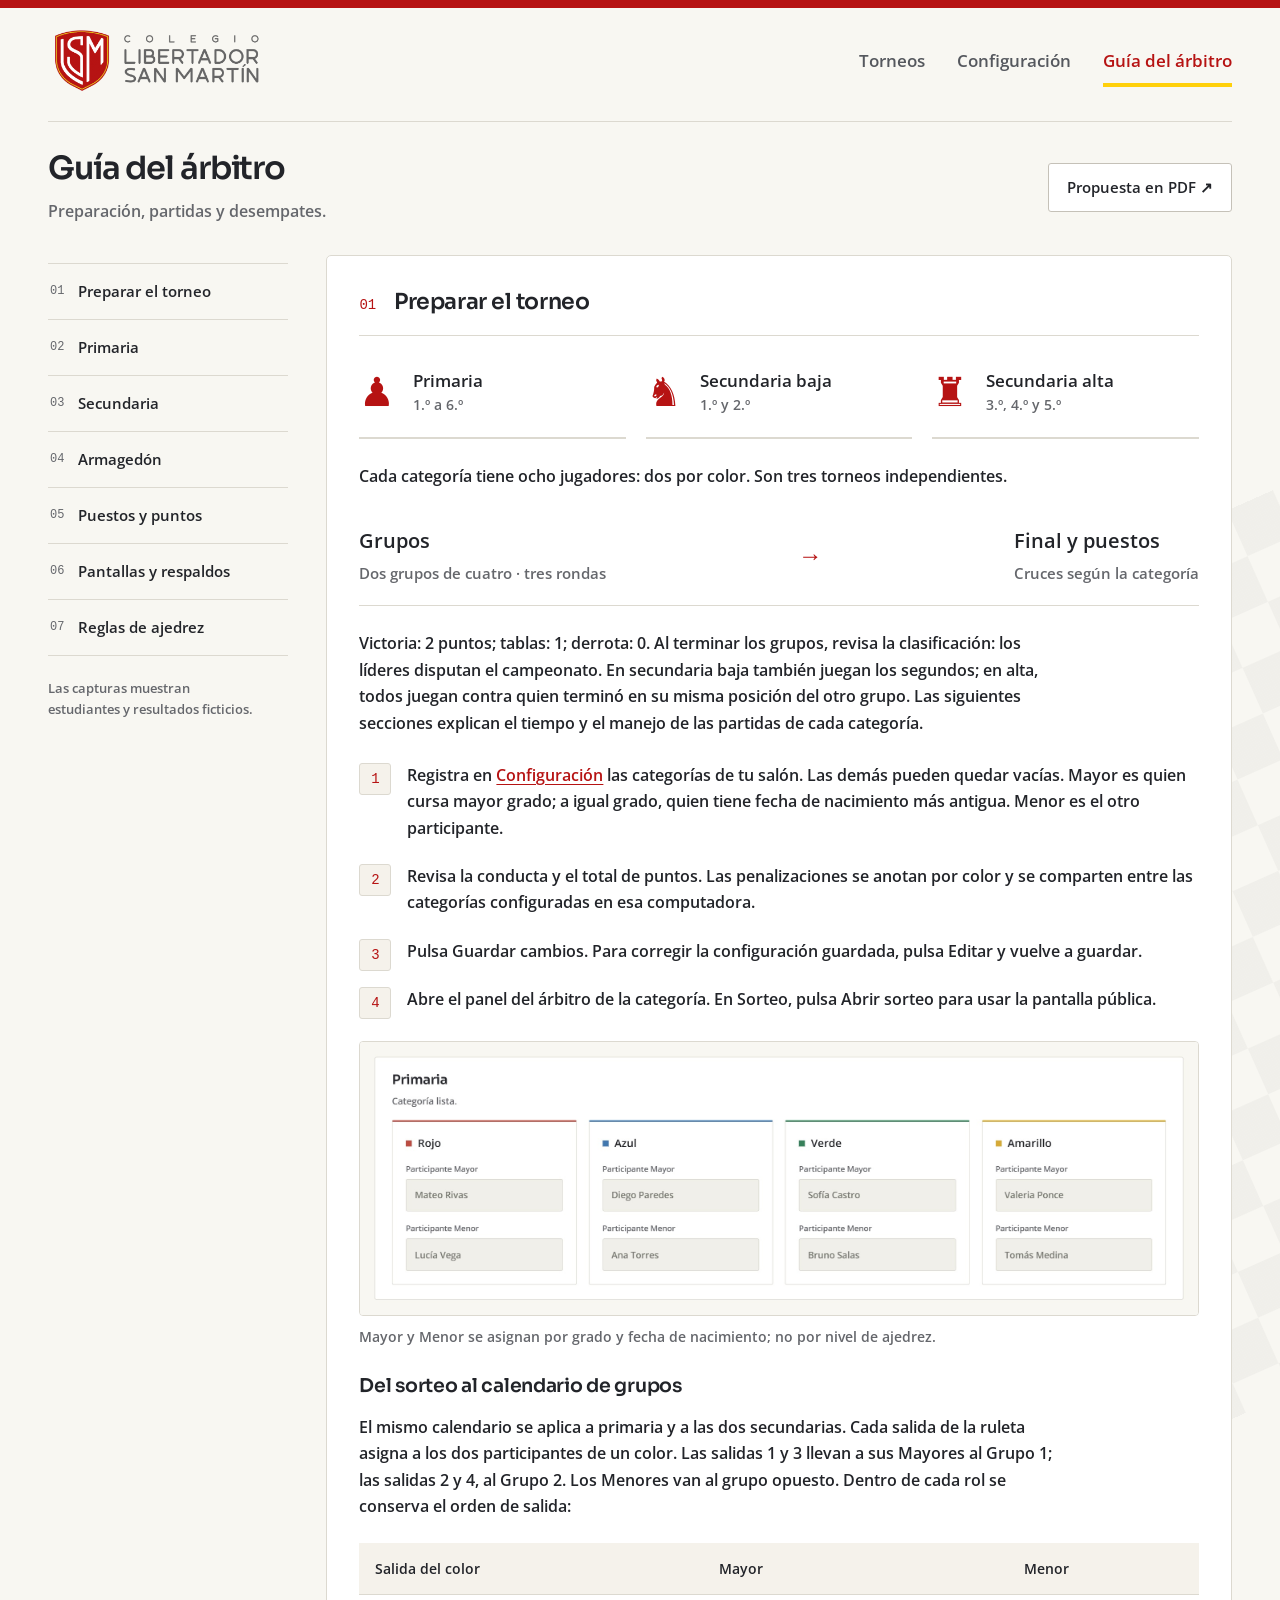
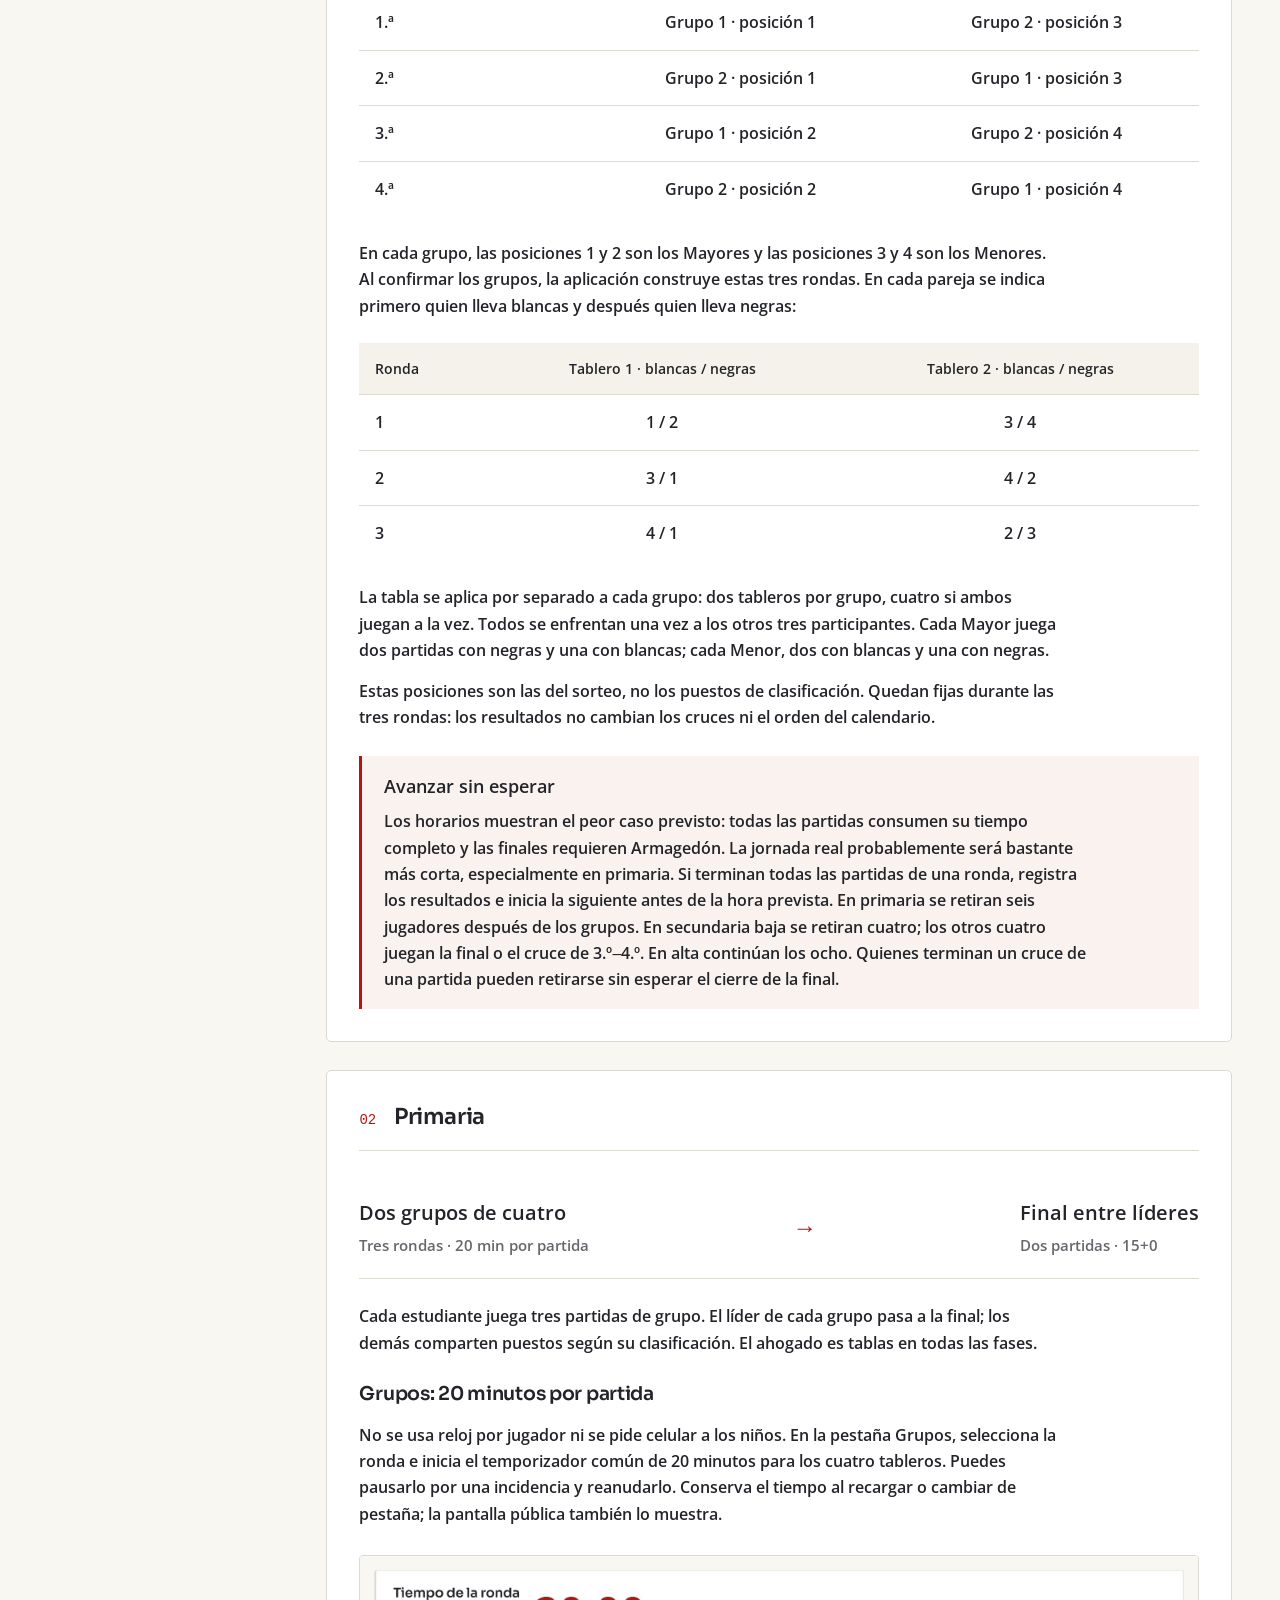
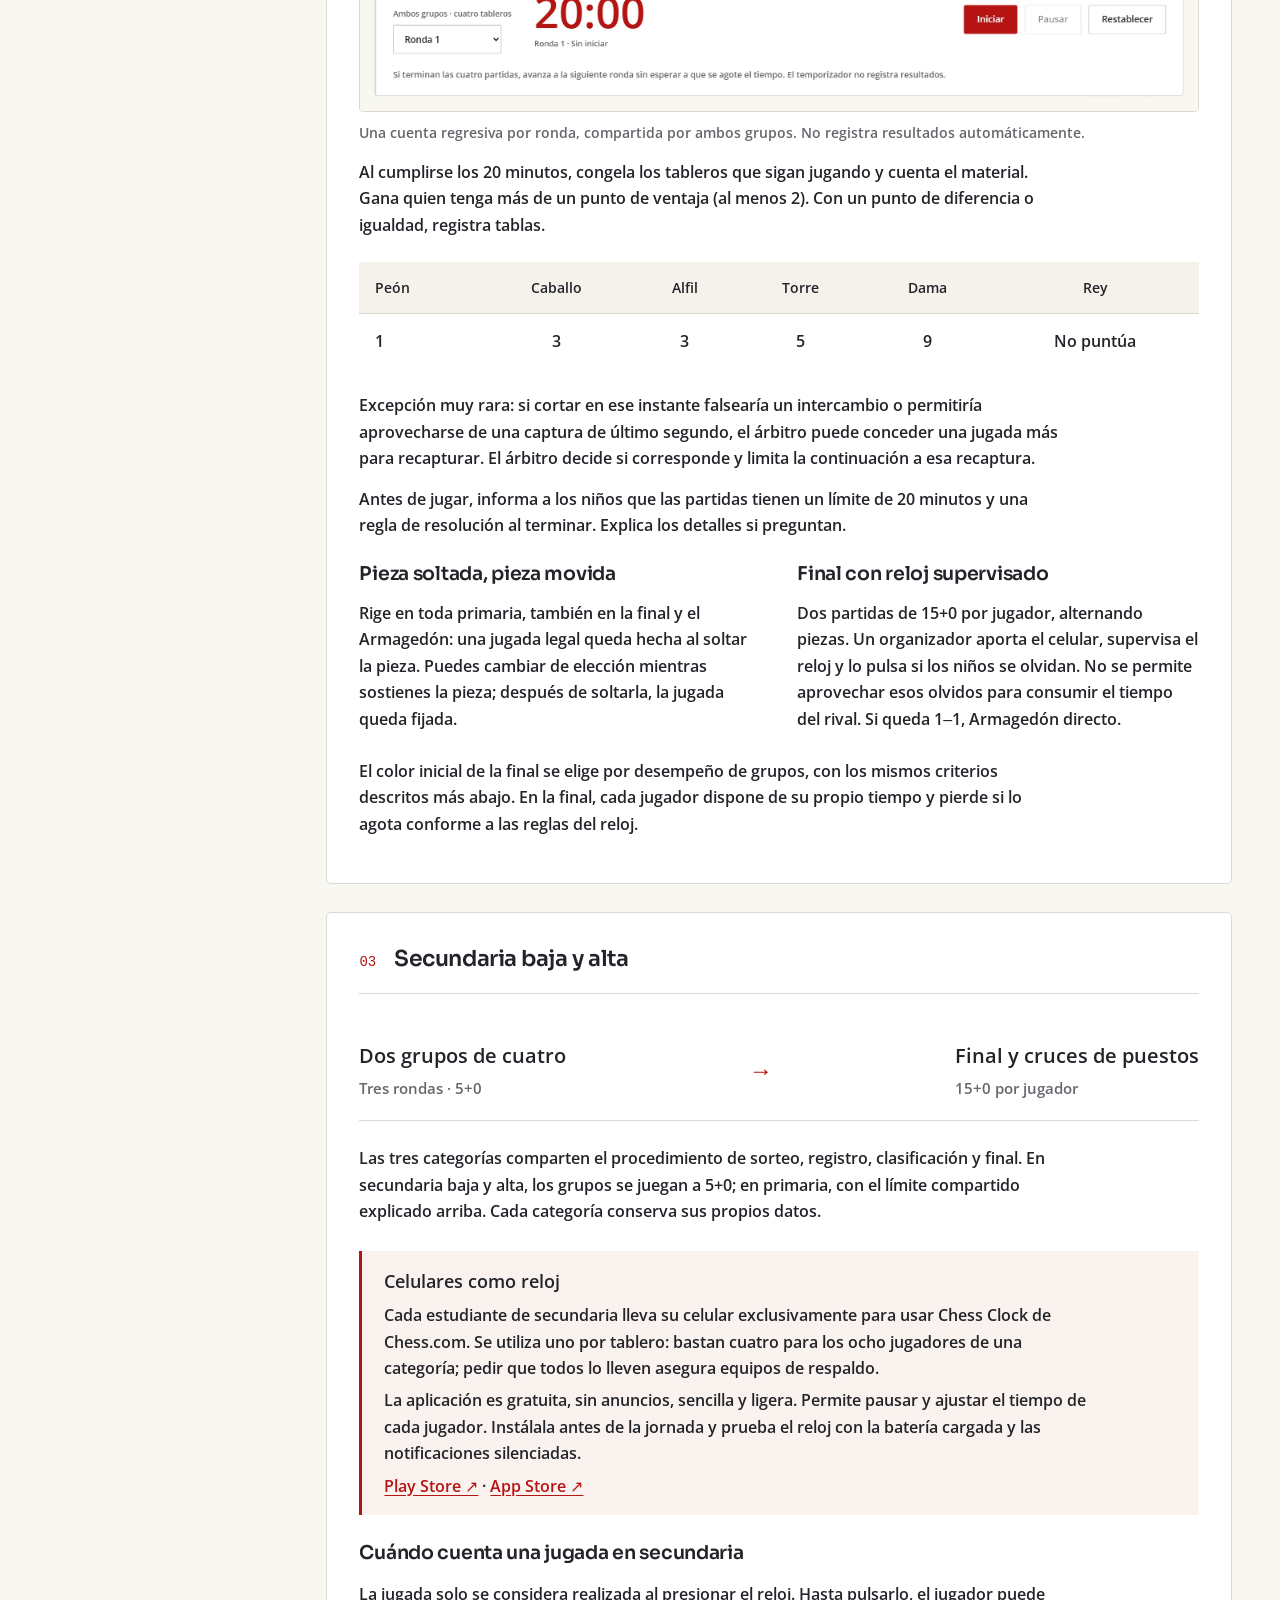
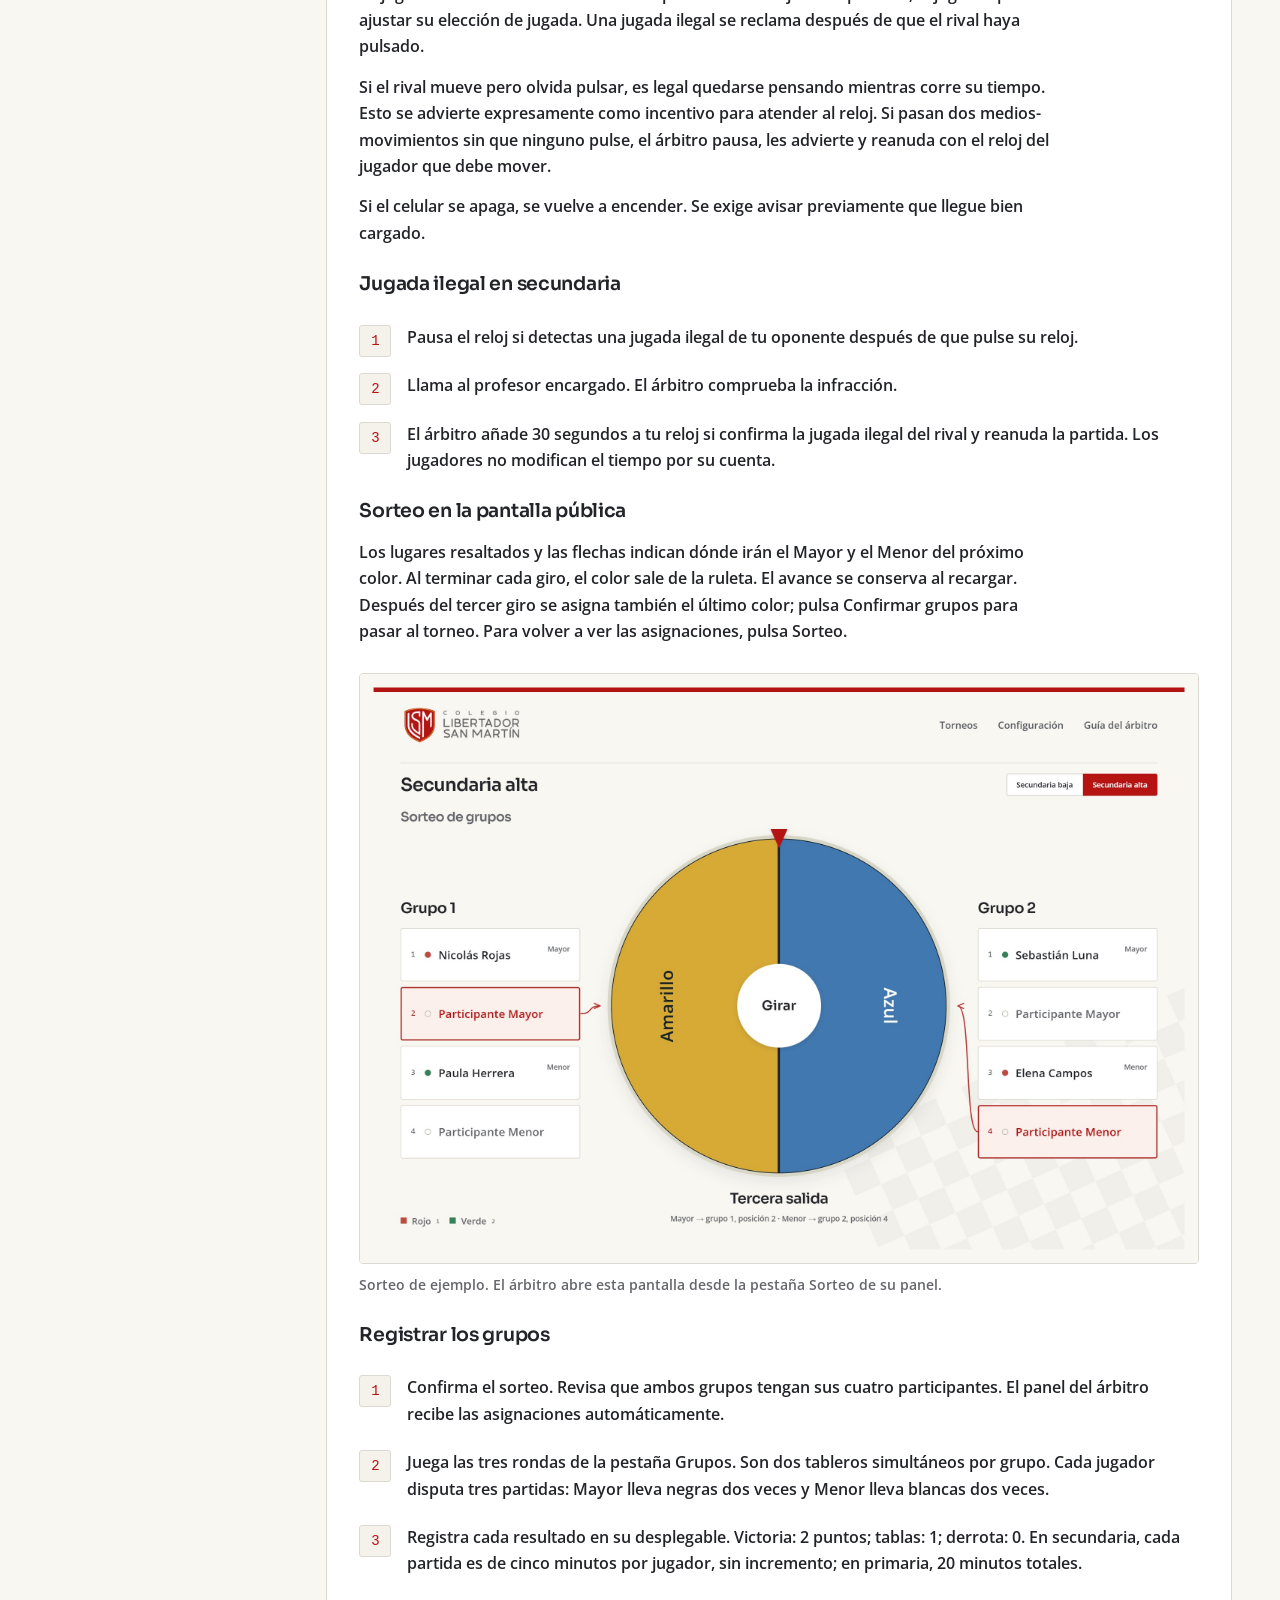
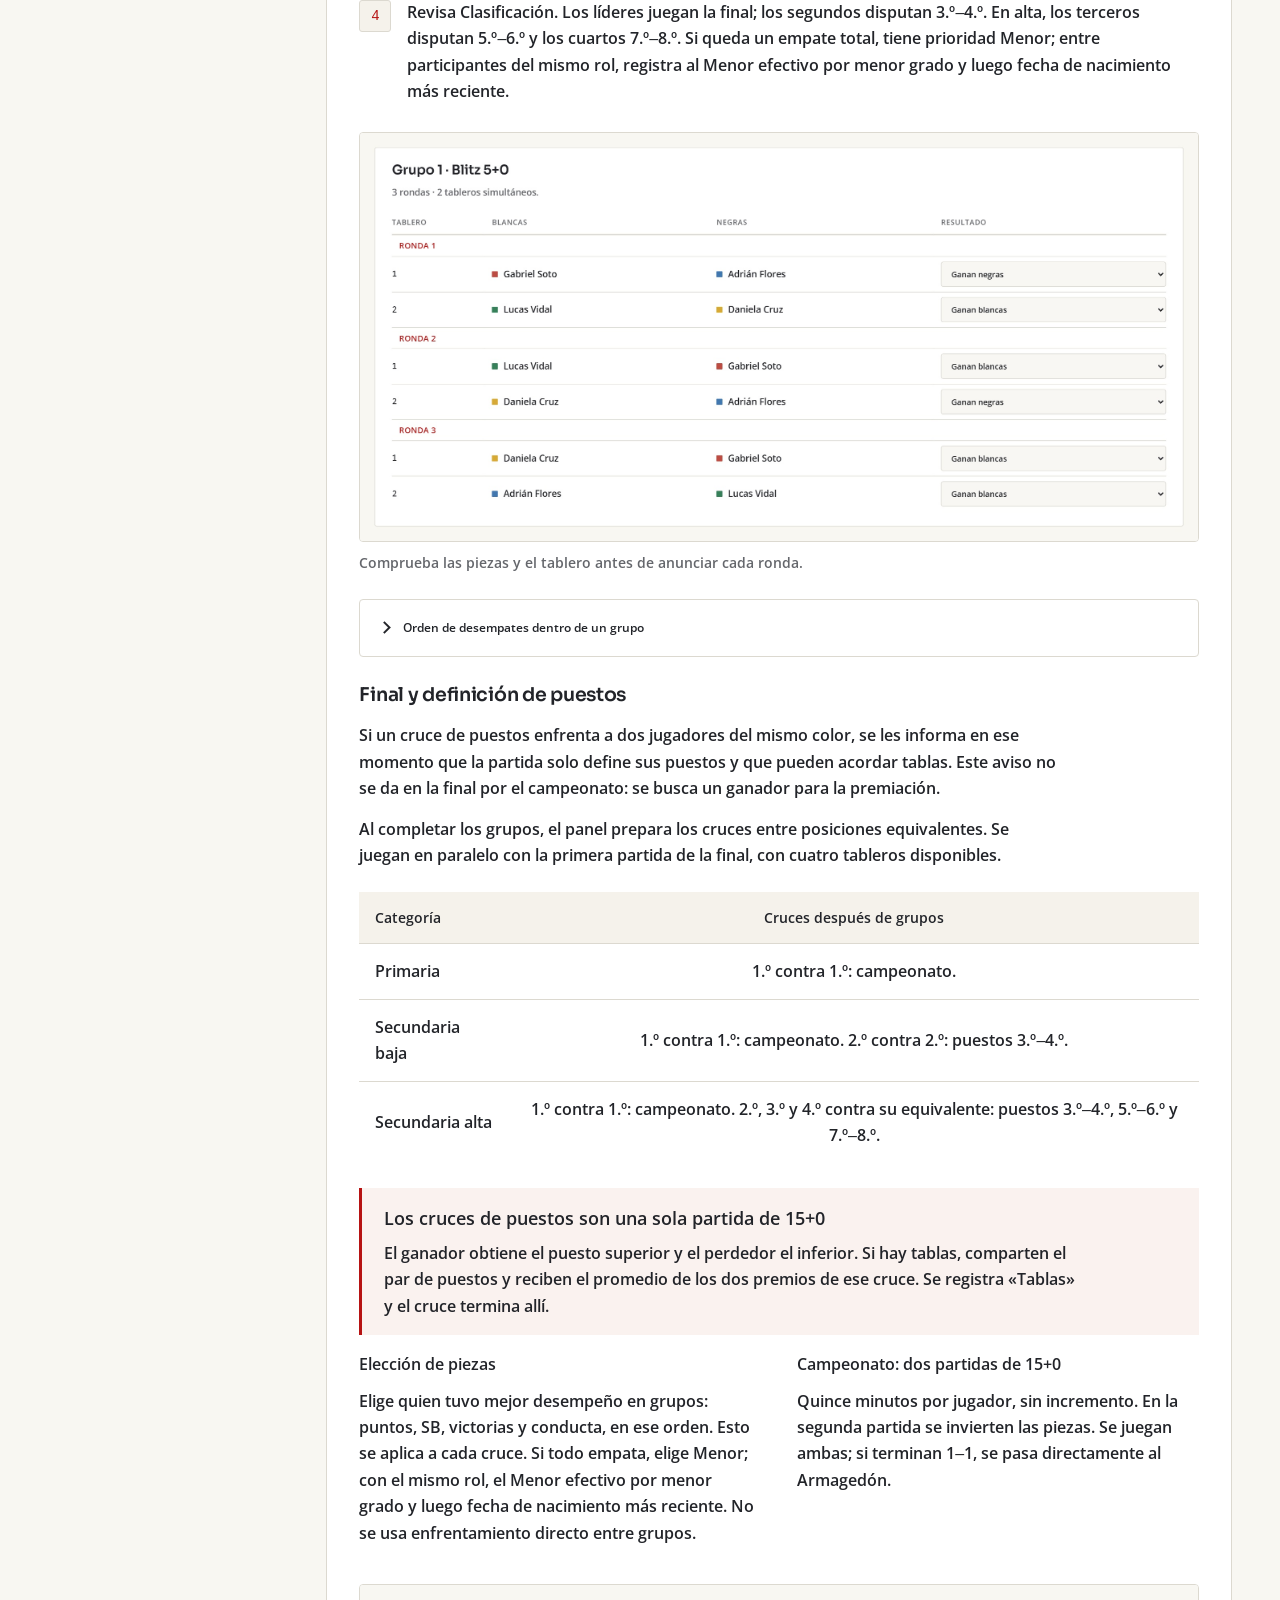
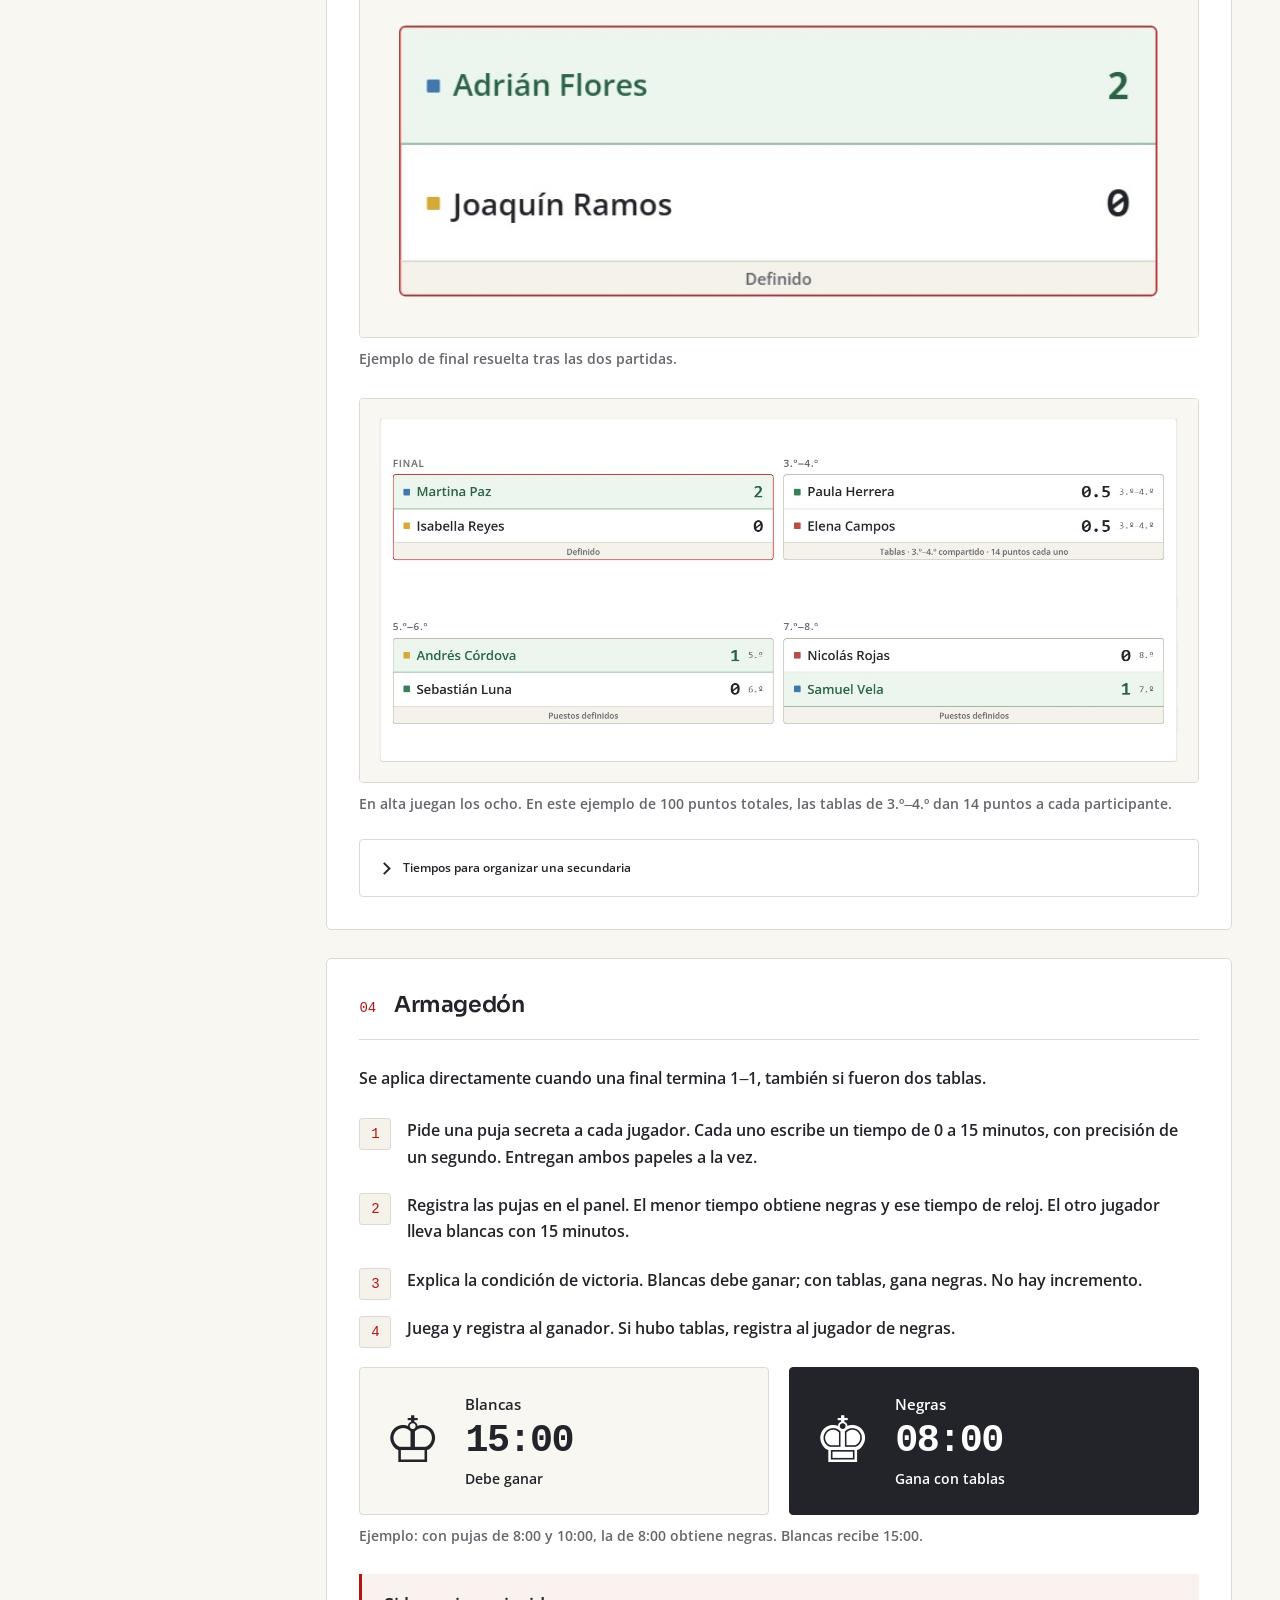
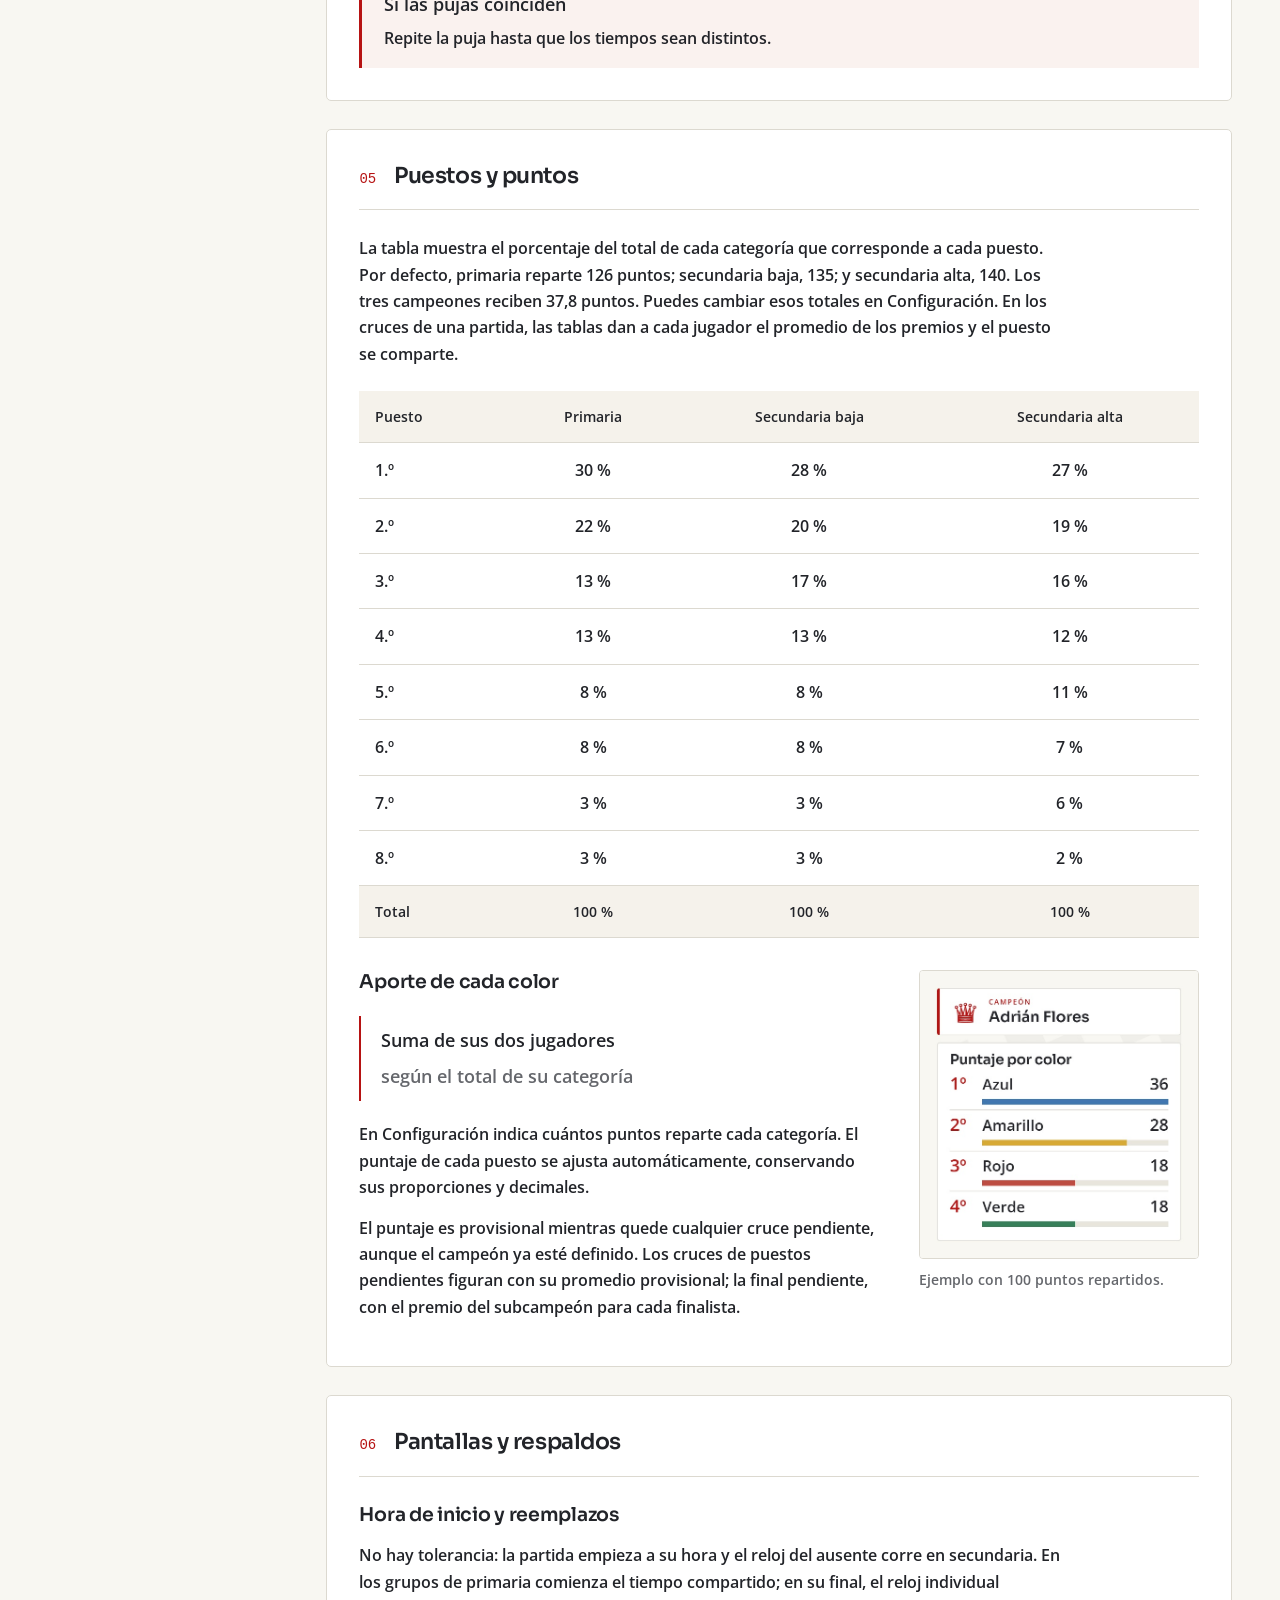
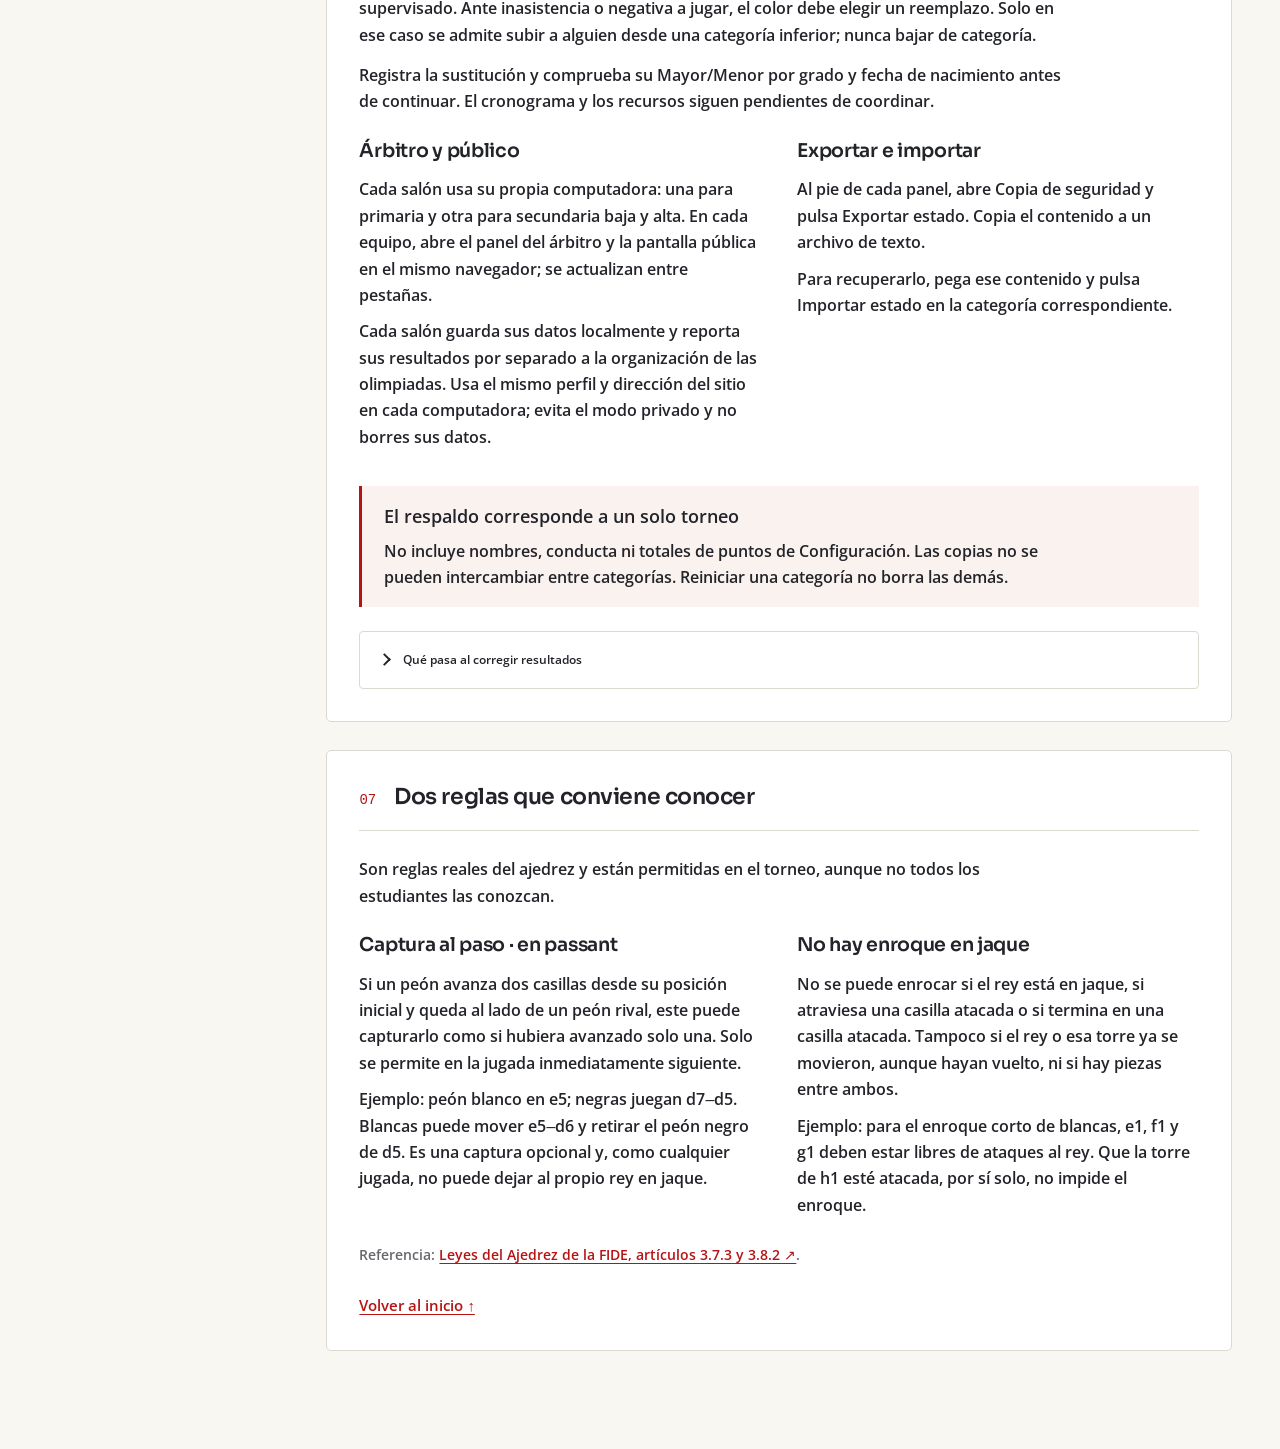
<file: manual.html>
<!DOCTYPE html>
<html lang="es"><head><meta charset="UTF-8"><link rel="icon" type="image/svg+xml" href="[data-uri]"><meta name="viewport" content="width=device-width, initial-scale=1.0">
<title>Guía del árbitro — Olimpiadas de ajedrez</title><!-- bundle:style.css -->
<style data-bundle="style.css">
/* Marcador de torneo escolar: grafito, casillas y cuatro delegaciones. */
:root{
  --board-dark:#181e22;--board-mid:#272f34;--panel:#20272c;--panel-2:#252d33;
  --ink:#edf1f3;--ink-muted:#adb8c0;--line:#354149;--gold:#efc65b;--gold-soft:#6f7062;
  --good:#86c8a0;--bad:#ed8b83;--radius:5px;--radius-sm:4px;--shadow:none;
  --rojo:#bd4d42;--azul:#4178b0;--verde:#36815a;--amarillo:#d7aa36;
}
*{box-sizing:border-box}html,body{margin:0;min-height:100%}html{scroll-behavior:smooth}
body{background:#151a1e none no-repeat right -320px top 90px / 1050px;color:var(--ink);font:15px/1.55 'Open Sans',Arial,sans-serif;padding-bottom:0}
body:before{content:'';display:block;height:5px;background:linear-gradient(to right,var(--rojo) 0 25%,var(--azul) 25% 50%,var(--verde) 50% 75%,var(--amarillo) 75%);position:absolute;top:0;left:0;right:0;z-index:100}
a{color:var(--gold);text-underline-offset:4px}button,input,select,textarea{font:inherit}button,a,input,select,textarea{-webkit-tap-highlight-color:transparent}
h1,h2,h3,h4,p{margin-top:0}h1,h2,h3{font-family:'Open Sans',Arial,sans-serif;font-weight:750;line-height:1.15}h1{letter-spacing:-.8px}h2{letter-spacing:-.35px}h3{letter-spacing:-.15px}
.mono,.pos,.score,.sc{font-family:'Consolas','Courier New',monospace;font-variant-numeric:tabular-nums}.num{text-align:right;font-variant-numeric:tabular-nums}
::selection{background:#b79b52;color:#bde7c9}:focus-visible{outline:3px solid #b67b22;outline-offset:3px}
.sitebar{min-height:86px;max-width:1400px;margin:0 auto;padding:22px 40px 18px;display:flex;justify-content:space-between;align-items:center;gap:24px;border-bottom:1px solid var(--line)}
.event-brand{display:flex;align-items:center;gap:13px;color:var(--ink);text-decoration:none;font-size:12px;font-weight:750;letter-spacing:1.8px;line-height:1.45}.event-brand>svg{height:38px;width:38px;flex:none;color:var(--gold)}.event-brand>span>span{display:block;font-size:9px;letter-spacing:1.5px;font-weight:500;color:var(--ink-muted)}
.sitebar nav{display:flex;gap:26px;align-items:center}.sitebar nav a{font-size:13px;font-weight:600;text-decoration:none}.sitebar nav a:hover{text-decoration:underline}
.top{max-width:1400px;margin:auto;padding:34px 40px 26px}.top .eyebrow,.eyebrow{font-size:11px;font-weight:700;text-transform:uppercase;letter-spacing:1.7px;color:var(--ink-muted);margin-bottom:12px}.top h1{font-size:37px;margin-bottom:12px}.top p{max-width:780px;color:var(--ink-muted);font-size:14px;margin:8px 0}.top .rowbtns{margin-top:18px;gap:0}
.category-link{font-size:13px;font-weight:600;text-decoration:none;padding:9px 17px;border:1px solid var(--line);background:#20272c}.category-link:first-child{border-radius:4px 0 0 4px}.category-link:last-child{border-radius:0 4px 4px 0;border-left:0}.category-link.selected{background:var(--gold);border-color:var(--gold);color:white}.category-link:hover{box-shadow:inset 0 -3px var(--gold-soft)}
main{max-width:1180px;margin:auto;padding:12px 40px 45px}main.wide{max-width:1480px}main:empty{min-height:240px}
.panel{padding:27px 28px;margin-bottom:23px;background:var(--panel);border:1px solid var(--line);border-radius:var(--radius);overflow-x:auto}.panel h2{font-size:24px;margin-bottom:8px}.panel .sub{color:var(--ink-muted);font-size:13px;margin-bottom:23px;line-height:1.65}.panel>.note:first-child{margin:0}
.grid4{display:grid;grid-template-columns:repeat(4,minmax(0,1fr));gap:18px}.group-columns{display:grid;grid-template-columns:repeat(2,minmax(0,1fr));gap:22px}.group-columns>.panel{min-width:0}.colorcard{border:1px solid var(--line);border-top:3px solid var(--c);border-radius:3px;background:#20272c;padding:18px 16px}.colorcard .name{font-size:13px;font-weight:700;color:var(--ink);display:flex;gap:8px;align-items:center;margin-bottom:15px}.colorcard .name:before{content:'';width:9px;height:9px;background:var(--c);display:inline-block}.field{margin-bottom:14px}.field:last-child{margin-bottom:0}.field label{display:block;font-size:12px;color:var(--ink-muted);margin-bottom:5px;font-weight:600}
input[type=text],input[type=number],select,textarea{display:block;width:100%;background:#171d21;border:1px solid #4e5d66;color:var(--ink);border-radius:3px;padding:10px 11px;font-size:14px;line-height:1.3;min-height:41px}input::placeholder,textarea::placeholder{color:#8d9aa2}input:hover,select:hover,textarea:hover{border-color:#92a4ad}input:focus,select:focus,textarea:focus{outline:2px solid var(--gold);outline-offset:1px;border-color:var(--gold)}input:disabled,select:disabled{background:#272f34;border-color:#354149;color:#c0cbd0;cursor:not-allowed;opacity:1}
.btn{display:inline-flex;align-items:center;justify-content:center;gap:20px;min-height:41px;padding:10px 17px;background:var(--gold);border:1px solid var(--gold);border-radius:3px;color:#20272c;text-decoration:none;font-size:13px;font-weight:600;line-height:1.3;cursor:pointer;transition:background .15s,border-color .15s}.btn:hover{background:#ffdb83;border-color:#ffdb83}.btn:active{transform:translateY(1px)}.btn.ghost{background:transparent;color:var(--gold);border-color:#60717c}.btn.ghost:hover{background:#323b3f;border-color:var(--gold)}.btn.small{font-size:12px;padding:7px 12px;min-height:34px}.btn:disabled{opacity:.38;cursor:not-allowed}.rowbtns{display:flex;gap:10px;flex-wrap:wrap;align-items:center;margin-top:15px}
nav.tabs{display:flex;gap:0;flex-wrap:wrap;max-width:1400px;margin:0 auto 22px;padding:0 40px;background:#151a1e;border-bottom:1px solid #394750;position:sticky;top:0;z-index:20}nav.tabs button{padding:15px 19px 13px;min-height:50px;border:0;border-bottom:3px solid transparent;background:transparent;color:var(--ink-muted);font-size:13px;font-weight:600;cursor:pointer}nav.tabs button:first-child{padding-left:4px;padding-right:24px}nav.tabs button:hover{color:var(--gold);background:#252e34}nav.tabs button.active{border-bottom-color:var(--gold);color:var(--gold)}
.chip{display:inline-flex;align-items:center;gap:7px;padding:4px 0;border-radius:2px;font-size:13px;line-height:1.45;vertical-align:middle}.dot{display:inline-block;width:8px;height:8px;background:var(--c);border-radius:1px;flex:none}.chip+.chip{margin-left:10px}
table{width:100%;border-collapse:collapse;font-size:14px}th{text-align:left;padding:12px 10px;color:var(--ink-muted);font-size:11px;font-weight:700;border-bottom:2px solid var(--line);text-transform:uppercase;letter-spacing:.7px;white-space:nowrap}td{padding:12px 10px;border-bottom:1px solid #354149;vertical-align:middle}th:first-child,td:first-child{padding-left:0}th:last-child,td:last-child{padding-right:0}tr:last-child td{border-bottom:0}tbody tr:hover td{background:#28333a}.pos{color:var(--gold);font-size:13px;font-weight:700}.round-row td{background:#2b363d;font-size:11px;font-weight:700;text-transform:uppercase;letter-spacing:1px;color:var(--gold);padding:9px 10px}.round-row:hover td{background:#2b363d!important}td select{min-width:165px;font-size:13px}table .chip{max-width:100%;overflow-wrap:anywhere}
.note{color:var(--ink-muted);font-size:13px;line-height:1.65;margin-top:8px}.warn{color:#e8d39a;background:#302d22;border-left:3px solid #cfa64a;padding:12px 15px;font-size:13px;line-height:1.65;margin:12px 0}.good-note{color:#a1d9b4;background:#24372d;border-left:3px solid #639a75;padding:12px 15px;font-size:13px;line-height:1.65;margin:10px 0}.lockbadge{font-size:12px;color:var(--good);margin-top:12px;display:inline-block}
.matchcard{background:var(--panel);padding:25px 28px;border:1px solid var(--line);border-left:3px solid #596b74;border-radius:4px;margin-bottom:19px}.matchcard h3{font-size:22px;margin-bottom:21px}.vs{display:flex;align-items:center;justify-content:space-between;gap:16px;margin-bottom:19px}.vs .side{flex:1;min-width:0;background:#192126;padding:14px 16px;border:1px solid #37464f;border-radius:3px;overflow-wrap:anywhere}.vs .side.winner{border-color:#74ab87;background:#24372d}.vs .mid{color:var(--ink-muted);font-size:12px}.score{font-size:27px;font-weight:700;color:var(--gold);white-space:nowrap}.gamerow{display:flex;gap:14px;align-items:center;flex-wrap:wrap;border-top:1px solid var(--line);padding:15px 0}.gamerow .label{width:132px;flex:none;font-size:12px;color:var(--ink-muted)}.gamerow select{width:230px;max-width:100%}.gamerow>.label+div{min-width:180px}.arma-box{margin-top:20px;padding:21px;border:1px solid #64674e;background:#242a27;border-radius:3px}.arma-box h4{font:700 13px/1.5 'Open Sans',Arial,sans-serif;margin:0 0 13px;color:var(--gold)}.bidrow{display:flex;gap:16px;align-items:end;flex-wrap:wrap}.bidfield{flex:1;min-width:145px}.placement-tier{display:flex;align-items:center;gap:22px;padding:20px 0;border-bottom:1px solid var(--line);flex-wrap:wrap}.placement-tier:last-child{border-bottom:0}.placement-tier>b{font:500 22px 'Open Sans',Arial,sans-serif;width:85px}.placement-tier>div{flex:1;display:flex;gap:16px;flex-wrap:wrap}.placement-tier>span{font-size:12px;color:var(--ink-muted)}.pts-table td:last-child{white-space:nowrap}
.final-standing{display:flex;align-items:center;gap:10px;border-bottom:1px solid var(--line);padding:14px 0;font-size:13px}.final-standing:last-child{border-bottom:0}.final-standing .rank{font:500 22px 'Open Sans',Arial,sans-serif;color:var(--gold);width:29px}.colorbar{flex:1;height:6px;min-width:25px;background:#39434a;display:flex}.colorbar div{height:100%}.final-standing .mono{font-family:'Open Sans',Arial,sans-serif!important;font-variant-numeric:tabular-nums}.final-standing .mono[style*="width:110px"]{width:76px!important}.final-standing .mono[style*="min-width:70px"]{min-width:35px!important}
footer.databar{max-width:1180px;margin:auto;padding:0 40px 35px}details{background:#1c2429;border:1px solid var(--line);padding:17px 21px;border-radius:4px}summary{color:var(--ink-muted);font-size:12px;cursor:pointer;font-weight:600}textarea.databox{height:140px;font:12px/1.5 Consolas,monospace;margin-top:12px}.site-footer{max-width:1320px;margin:8px auto 0;padding:24px 0 30px;border-top:1px solid #354149;display:flex;justify-content:space-between;gap:24px;color:var(--ink-muted);font-size:11px}.team-key{display:flex;gap:18px}.team-key>span{display:flex;align-items:center;gap:6px}.team-key i{height:7px;width:7px;background:var(--team);display:inline-block}
/* Public display: generous names and scores; no unused semifinal column. */
.public-layout{display:grid;grid-template-columns:minmax(0,1fr) 290px;gap:30px;align-items:start}.public-sidebar{display:flex;min-width:0;flex-direction:column;gap:18px}.public-sidebar .panel{margin:0;padding:22px}.public-sidebar .panel h2{font-size:22px}.champ-mini{display:flex;gap:14px;align-items:center;background:var(--gold);color:#20272c;padding:21px;border-radius:4px}.champ-mini .trophy-mini{font:38px 'Open Sans',Arial,sans-serif;color:#313b3e;line-height:1}.champ-mini .label{font-size:10px;text-transform:uppercase;letter-spacing:1.5px;color:#363a31}.champ-mini .name{font:21px/1.3 'Open Sans',Arial,sans-serif;overflow-wrap:anywhere}.champ-mini.pending{background:#2a343b;color:var(--gold)}.champ-mini.pending .label{color:#b0bdc4}.champ-mini.pending .name{font:13px/1.5 'Open Sans',Arial,sans-serif}.bracket-wrap{position:relative;overflow-x:auto;padding:7px 1px 27px}.bracket-wrap::-webkit-scrollbar{height:6px}.bracket-wrap::-webkit-scrollbar-thumb{background:#53636c}.bracket{display:flex;gap:45px;min-width:810px;align-items:stretch}.bracket-col{display:flex;flex-direction:column;justify-content:space-around;gap:34px;flex:none;width:238px}.bracket-col.col-final{justify-content:center}.bracket-half{display:flex;flex-direction:column;gap:24px}.bracket-svg{position:absolute;top:0;left:0;width:100%;height:100%;pointer-events:none;z-index:1}.connector{fill:none;stroke:#53636c;stroke-width:1.5}.connector.lit{stroke:var(--gold);stroke-width:2.5}.bkt-roundlabel{font-size:10px;font-weight:700;text-transform:uppercase;letter-spacing:1px;color:var(--gold);margin-bottom:9px}.bkt-box{position:relative;z-index:2;background:#20272c;border:1px solid #4c5b64;border-radius:4px;overflow:hidden}.bkt-box.empty{opacity:.7}.bkt-box.decided{border-color:#af9149}.bkt-player{display:flex;align-items:center;justify-content:space-between;gap:12px;padding:13px 12px;border-bottom:1px solid #37444c;font-size:13px}.bkt-player .who{display:flex;gap:8px;align-items:center;min-width:0}.bkt-player .name{white-space:normal;overflow-wrap:anywhere;line-height:1.4}.bkt-player .sc{font-size:16px;font-weight:700}.bkt-player.adv{background:#2d3e36}.bkt-player.adv .name{font-weight:600}.bkt-player.adv .sc{color:var(--good)}.bkt-meta{font-size:10px;color:var(--ink-muted);padding:7px 10px;text-align:center;background:#1c2429}.page-publico-secundaria .bracket{min-width:0;display:block}.page-publico-secundaria .bracket-col{width:100%;max-width:580px;margin:auto}.page-publico-secundaria .bracket-wrap{padding:24px;background:#1c2429;border:1px solid #394850;border-radius:4px}.page-publico-secundaria .bkt-player{padding:22px;font-size:18px}.page-publico-secundaria .bkt-player .sc{font-size:24px}
/* Tournament desk: the entrance is a list, not a collection of widgets. */
.home-hero{max-width:1320px;margin:auto;display:grid;grid-template-columns:1fr 1fr;align-items:center;gap:30px;padding:34px 15px 25px;min-height:360px}.hero-copy{padding-left:8px}.home-hero .eyebrow{font-size:11px;letter-spacing:1.5px}.home-hero h1{font-size:102px;line-height:.98;letter-spacing:-5px;margin:18px 0 22px}.title-dot{color:#efc65b}.home-hero p{font-size:16px;color:var(--ink-muted);line-height:1.7}.delegation-flags{display:flex;gap:6px;margin-top:26px}.delegation-flags i{display:block;width:29px;height:6px;background:var(--rojo)}.delegation-flags i:nth-child(2){background:var(--azul)}.delegation-flags i:nth-child(3){background:var(--verde)}.delegation-flags i:nth-child(4){background:var(--amarillo)}.hero-board{display:block;width:100%;max-width:560px;justify-self:end}.home-main{max-width:1320px;padding:6px 20px 45px}.section-kicker{display:flex;justify-content:space-between;gap:18px;align-items:baseline;margin-bottom:15px}.section-kicker h2{font-size:25px;margin:0}.section-kicker>span{font-size:12px;color:var(--ink-muted)}.event-list{border-top:2px solid var(--gold);background:#20272c;border-bottom:1px solid var(--line)}.event-row{display:flex;align-items:center;gap:24px;border-bottom:1px solid var(--line);padding:25px 27px}.event-row:last-child{border:0}.entry-number{font:12px Consolas,monospace;color:#788570;align-self:flex-start;padding-top:7px}.entry-piece{font:42px/1 'Open Sans',Arial,sans-serif;width:40px;color:var(--gold);text-align:center}.entry-info{flex:1;min-width:180px}.entry-info h2{font-size:27px;margin:0 0 6px}.entry-info p{font-size:12px;color:var(--ink-muted);margin:0}.entry-format{font-size:12px;color:var(--ink-muted);min-width:195px}.entry-actions{display:flex;align-items:center;gap:22px}.entry-actions .btn{min-width:155px}.public-link{font-size:12px;font-weight:600;text-decoration:none;white-space:nowrap}.public-link:hover{text-decoration:underline}.setup-shortcut{display:flex;justify-content:space-between;gap:22px;padding:23px 0 5px;font-size:12px;text-decoration:none}.setup-shortcut b{margin-right:16px;font-weight:700}.setup-shortcut>span:first-child{color:var(--ink-muted)}.setup-shortcut>span:last-child{font-weight:700}.setup-shortcut:hover>span:last-child{text-decoration:underline}
@media(min-width:1450px){.page-publico-primaria main.wide{max-width:1480px}.page-publico-primaria .bracket{gap:62px;min-width:855px}.page-publico-primaria .public-layout{grid-template-columns:minmax(0,1fr) 310px}}
@media(max-width:1150px){.sitebar,.top{padding-left:28px;padding-right:28px}.site-footer{margin-left:28px;margin-right:28px}.home-hero{padding-left:28px;padding-right:20px}.home-main{padding-left:28px;padding-right:28px}.event-row{gap:17px;padding:23px 21px}.entry-format{display:none}.public-layout{grid-template-columns:1fr}.public-sidebar{display:grid;grid-template-columns:1fr 1fr;align-items:start}.grid4{gap:12px}.colorcard{padding:14px 12px}.page-publico-secundaria .public-layout{grid-template-columns:minmax(0,1fr) 290px}}
@media(max-width:800px){main,main.wide{padding:10px 22px 30px}.top{padding:26px 22px 21px}.top h1{font-size:30px}.sitebar{padding:21px 22px 16px;gap:16px;align-items:start}.sitebar nav{gap:15px;flex-wrap:wrap;justify-content:flex-end}.sitebar nav a{font-size:11px}.sitebar nav a:last-child{display:none}.event-brand{font-size:10px;letter-spacing:1px}.event-brand>span>span{font-size:8px;letter-spacing:.6px}.event-brand>svg{width:30px;height:30px}.grid4{grid-template-columns:repeat(2,minmax(0,1fr))}.group-columns{grid-template-columns:1fr;gap:0}.panel{padding:22px}.panel h2{font-size:22px}nav.tabs{padding:0 20px;flex-wrap:nowrap;overflow-x:auto}nav.tabs button{padding:13px 16px;white-space:nowrap;font-size:12px}.home-hero{min-height:300px;padding:30px 28px 22px;gap:0;grid-template-columns:1fr .9fr}.home-hero h1{font-size:76px;letter-spacing:-3px}.home-hero .eyebrow{font-size:9px}.home-hero p{font-size:14px}.home-main{padding:0 22px 30px}.entry-actions{flex-direction:column;gap:10px;align-items:stretch}.entry-info h2{font-size:25px}.entry-info{min-width:0}.entry-piece{display:none}.section-kicker>span{font-size:10px}.site-footer{margin:0 22px;padding:23px 0;flex-wrap:wrap;gap:12px}.site-footer .team-key{gap:15px}.setup-shortcut>span:first-child b{display:block;margin:0 0 3px}.page-publico-secundaria .public-layout{grid-template-columns:1fr}.matchcard{padding:22px}.gamerow select{width:100%}footer.databar{padding:0 22px 28px}}
@media(max-width:520px){.top h1{font-size:28px}.top p{font-size:13px}.home-hero{position:relative;grid-template-columns:1fr;padding:30px 23px 26px;overflow:hidden;min-height:270px}.hero-copy{position:relative;z-index:2;padding:0}.home-hero h1{font-size:75px;margin:12px 0 17px}.home-hero p{font-size:13px;max-width:230px}.hero-board{position:absolute;width:265px;right:-82px;top:35px;opacity:.26}.home-hero .eyebrow{font-size:9px;letter-spacing:.8px}.delegation-flags{margin-top:19px}.section-kicker{display:block}.section-kicker h2{font-size:23px;margin-bottom:5px}.event-row{display:grid;grid-template-columns:24px 1fr;gap:12px 15px;padding:21px 18px}.entry-number{padding-top:5px}.entry-info h2{font-size:25px}.entry-actions{grid-column:2;flex-direction:row;align-items:center;gap:17px}.entry-actions .btn{padding:10px 12px;min-width:0;font-size:12px;gap:12px}.public-link{font-size:11px}.setup-shortcut{padding-top:18px;align-items:center;font-size:11px}.setup-shortcut b{font-size:12px}.grid4{grid-template-columns:1fr}.colorcard{padding:18px}.panel{padding:19px}.sitebar{gap:10px}.sitebar nav{gap:8px 12px;max-width:150px}.sitebar nav a{font-size:10px}.public-sidebar{grid-template-columns:1fr}.vs{gap:8px}.vs .side{padding:11px 9px}.vs .chip{font-size:12px}.score{font-size:22px}.placement-tier{gap:12px;align-items:start}.placement-tier>div{flex-basis:calc(100% - 100px)}.placement-tier>span{margin-left:97px}.page-publico-secundaria .bkt-player{font-size:16px;padding:18px}.team-key{gap:12px;font-size:10px}.matchcard h3{font-size:20px}.category-link{padding:9px 12px;font-size:12px}}
@media(prefers-reduced-motion:reduce){*{scroll-behavior:auto!important;transition:none!important}}
@media print{body{background:white}.sitebar nav,.tabs,.rowbtns,.databar,.site-footer{display:none}.top,main{max-width:none;padding:15px}.panel,.matchcard{break-inside:avoid;border-color:#aaa}.sitebar{padding:10px 15px}.home-hero{min-height:0}.hero-board{max-width:300px}}

/* Small screens use each board as one readable match entry. */
@media(max-width:620px){
 body{background-image:none}
 .home-hero .hero-board{display:none}
 .home-hero{min-height:270px}
 .entry-actions{gap:12px}
 .entry-actions .btn{white-space:nowrap;flex:none;padding:10px;gap:8px;font-size:11px}
 .public-link{font-size:10.5px}
 .group-games{display:block;min-width:0}
 .group-games tbody{display:block}
 .group-games tr{display:grid;grid-template-columns:minmax(0,1fr) minmax(0,1fr);gap:0 14px;padding:12px 0;border-bottom:1px solid var(--line)}
 .group-games tr:first-child{display:none}
 .group-games td{display:block;min-width:0;border:0;padding:4px 0}
 .group-games td:first-child{grid-column:1/-1;font-size:11px;color:var(--ink-muted)}
 .group-games td:first-child:before{content:'Tablero ';font-family:'Open Sans',Arial,sans-serif}
 .group-games td:nth-child(2):before,.group-games td:nth-child(3):before{display:block;font-size:10px;color:var(--ink-muted);text-transform:uppercase;letter-spacing:.6px;margin-bottom:4px}
 .group-games td:nth-child(2):before{content:'Blancas'}
 .group-games td:nth-child(3):before{content:'Negras'}
 .group-games td:last-child{grid-column:1/-1;padding-top:9px}
 .group-games select{width:100%;min-width:0}
 .group-games .chip{font-size:13px;overflow-wrap:normal;word-break:normal;align-items:baseline}
 .group-games .dot{align-self:center}
 .group-games tr.round-row{display:block;background:#2b363d;padding:7px 10px;margin-top:17px;border:0}
 .group-games tr.round-row td{padding:0;font-size:10px}
 .group-games tr.round-row td:before{content:none}
 .group-games tr:hover td{background:transparent}
}

/* The save action stays in reach while editing a long registration form. */
.page-config{padding-bottom:84px}
.config-actions{position:fixed;bottom:18px;left:50%;transform:translateX(-50%);width:calc(100% - 80px);max-width:1100px;margin:0;padding:12px 17px;display:flex;align-items:center;justify-content:space-between;gap:20px;z-index:40;border-color:#52626b;box-shadow:0 4px 20px #edf1f314}
.config-actions>.note,.config-actions>.good-note{margin:0;padding:0;border:0;background:none;font-size:12px}
.config-actions>.rowbtns{margin:0;flex:none}
@media(max-width:620px){.config-actions{bottom:12px;width:calc(100% - 28px);padding:11px 12px;gap:10px}.config-actions .btn{font-size:12px;white-space:nowrap;padding:10px 12px}.config-actions>.note,.config-actions>.good-note{font-size:11px}}

@media(max-width:620px){.page-publico-secundaria table,.page-arbitro-secundaria table:not(.group-games){min-width:560px}.page-arbitro-primaria .pts-table,.page-arbitro-secundaria .pts-table{min-width:420px}}

/* Tournament entrance. */
.event-heading{max-width:1320px;margin:0 auto;padding:48px 20px 32px;display:flex;align-items:center;justify-content:space-between;gap:30px;border-bottom:1px solid var(--line)}
.event-heading .eyebrow{color:#bac5cc;margin:0 0 6px;font-size:12px;letter-spacing:2.7px}
.event-heading h1{font:900 62px/1 'Arial Narrow','Open Sans',Arial,sans-serif;letter-spacing:1px;text-transform:uppercase;margin:0}
.heading-teams{display:grid;grid-template-columns:repeat(4,1fr);gap:8px;min-width:350px}
.heading-teams span{padding:14px 17px;border-bottom:4px solid var(--team);background:#20272c;color:var(--team);font-size:12px;font-weight:700;text-align:center}
.page-index{background-position:right -250px top 40px;background-size:1000px}
.home-main{padding-top:29px}.section-kicker h2{font-family:'Open Sans',Arial,sans-serif;font-weight:650;font-size:17px;letter-spacing:0}.section-kicker>span{font-size:12px}
.event-list{display:grid;grid-template-columns:repeat(3,minmax(0,1fr));gap:18px;background:none;border:0}
.event-row{position:relative;display:flex;flex-direction:column;align-items:stretch;gap:21px;padding:26px 26px 23px;min-height:370px;border:1px solid #45535c!important;border-radius:7px;background:#222b31;overflow:hidden}
.event-row:before{content:'';position:absolute;right:-60px;top:-45px;width:220px;height:220px;background:conic-gradient(#2b363e 25%,transparent 0 50%,#2b363e 0 75%,transparent 0) 0 0/80px 80px;transform:rotate(16deg);opacity:.7;pointer-events:none}
.entry-number{font:700 11px 'Open Sans',Arial,sans-serif;color:#c6d1d7;letter-spacing:2px;align-self:auto;padding:0;position:relative;z-index:1}.entry-number:after{content:' / CATEGORÍA'}
.entry-piece{position:absolute;right:21px;top:36px;font:92px/1 'DejaVu Sans','Segoe UI Symbol',sans-serif;color:#a6b3bc;opacity:.52;width:auto;z-index:1}
.entry-info{flex:1;position:relative;z-index:2;min-width:0;padding-top:15px;max-width:80%}
.entry-info h2{font:800 29px/1.07 'Open Sans',Arial,sans-serif;letter-spacing:-.6px;margin:0 0 12px;color:#f0f4f6;max-width:220px}
.entry-info p{font-size:12px;color:#bcc7ce;margin:0;max-width:200px}
.entry-format{display:block;position:relative;z-index:2;font-size:12px;font-weight:550;color:#d1dae0;min-width:0;padding-top:17px;border-top:1px solid #46545c}
.entry-actions{display:flex;flex-direction:column;align-items:stretch;gap:15px;position:relative;z-index:2}.entry-actions .btn{min-height:43px;width:100%;justify-content:space-between;font-size:13px;font-weight:750;color:#191f23;background:#e6ebee;border-color:#e6ebee}.entry-actions .btn:hover{background:#efc65b;border-color:#efc65b}.entry-actions .public-link{color:#c8d4dc;font-size:12px;text-align:center}
.setup-shortcut{margin-top:18px;padding:20px 23px;background:#1c242a;border:1px solid #3e4c56;border-radius:5px}.setup-shortcut b{color:#dce5eb}
h2,h3{font-weight:700}.panel h2{font-size:21px;letter-spacing:-.25px}.matchcard h3{font-size:19px;font-weight:700}.top h1{font-weight:800;letter-spacing:-.65px;font-size:34px}
.btn{font-weight:700;color:#1a2024}.btn.ghost{color:#e4cf92;border-color:#736950}.btn.ghost:hover{color:#ffe7aa;background:#34342b}
.category-link{background:#232d34;color:#d5dfe5;border-color:#52616b}.category-link.selected{background:#e6ebef;color:#182027;border-color:#e6ebef}.category-link:hover{box-shadow:none;background:#34414b}.category-link.selected:hover{background:#fff}
.sitebar{border-bottom-color:#394750}.event-brand{font-size:12px;letter-spacing:1.5px;color:#f2f4f5}.event-brand>svg{background:#e3e9ed;color:#1e272d;border-radius:4px;padding:5px;width:40px;height:40px}.event-brand>span>span{color:#a2b3bd}.sitebar nav a{color:#d3dfe6;font-weight:600}.sitebar nav a:hover{color:#efc65b}
nav.tabs button.active{color:#ffe094;border-bottom-color:#efc65b}nav.tabs button:hover{color:#f4d77f}
.champ-mini{background:#d9bb69;color:#1c2429}.champ-mini .name{font-family:'Open Sans',Arial,sans-serif;font-weight:750}.champ-mini.pending{background:#2a353e;color:#d2dce3;border:1px solid #43535e}.champ-mini.pending .trophy-mini{color:#b9c7ce}.champ-mini.pending .label{color:#abbcc7}
.final-standing .rank{font-family:'Open Sans',Arial,sans-serif;font-weight:750;font-size:20px}.placement-tier>b{font-family:'Open Sans',Arial,sans-serif;font-weight:750;font-size:20px}.bkt-player.adv .name{color:#e1f1e6}.bkt-player.adv .sc{color:#96d1a9}.bkt-roundlabel{color:#d9dfe3}.score{color:#f1d77e}.panel,.matchcard{border-color:#3d4c55}.colorcard{border-color:#46545d;border-top-color:var(--c)}
.page-config .config-actions{background:#29353e;border-color:#5a6d79;box-shadow:0 8px 30px #0009}.config-actions>.good-note{color:#b6dfc6}.config-actions>.note{color:#ced8df}
@media(max-width:1150px){.event-heading{padding-left:28px;padding-right:28px}.entry-info h2{font-size:25px}.event-row{padding:22px;min-height:350px}.entry-piece{font-size:76px;right:14px;top:45px}}
@media(max-width:800px){.event-heading{padding:32px 22px 25px;align-items:start}.event-heading h1{font-size:46px}.heading-teams{min-width:0;grid-template-columns:repeat(2,1fr);gap:5px}.heading-teams span{padding:7px 11px;font-size:10px;border-bottom-width:3px}.event-list{gap:12px}.event-row{padding:19px;min-height:330px}.entry-info h2{font-size:23px}.entry-info{max-width:100%}.entry-piece{font-size:64px;top:28px;right:10px;opacity:.22}.entry-format{font-size:11px;line-height:1.6}}
@media(max-width:620px){.event-heading{display:block;padding-bottom:22px}.event-heading h1{font-size:48px}.heading-teams{display:flex;min-width:0;margin-top:23px;gap:6px}.heading-teams span{flex:1;padding:8px 6px}.home-main{padding-top:22px}.section-kicker{display:flex;align-items:center}.section-kicker h2{font-size:15px}.section-kicker>span{font-size:10px}.event-list{grid-template-columns:1fr;gap:15px}.event-row{display:flex;min-height:0;padding:23px;gap:18px}.entry-info{padding-top:0;max-width:75%}.entry-info h2{font-size:28px;max-width:230px;margin-bottom:8px}.entry-piece{font-size:82px;top:25px;right:27px;opacity:.45}.entry-format{padding-top:13px}.entry-actions{flex-direction:row;align-items:center;gap:20px;grid-column:auto}.entry-actions .btn{width:auto;flex:1;white-space:nowrap}.entry-actions .public-link{flex:none;font-size:11px}.event-row:before{width:210px;height:210px;right:-50px}.setup-shortcut{padding:17px;font-size:11px}.entry-number{align-self:auto}.home-main .section-kicker>span{max-width:110px;text-align:right}}
@media print{body{background:white!important;color:#111!important}.panel,.matchcard,.event-row{background:white!important;color:#111!important}.panel h2,.matchcard h3,.entry-info h2{color:#111!important}}

/* Divisions share one championship sheet, with no per-category promotional panels. */
.division-heading{max-width:1260px;padding:40px 20px 26px;margin:auto}.division-heading h1{font-size:42px;font-weight:800;letter-spacing:-1px;margin:0}
.division-main{max-width:1260px;padding:0 20px 60px}.divisions{border-top:2px solid #9baeb8}
.division{display:grid;grid-template-columns:74px minmax(0,1fr) auto;gap:27px;align-items:center;padding:27px 12px;border-bottom:1px solid #44535d;background:#171e23}
.division:nth-child(2){background:#1c252b}.division-symbol{display:flex;align-items:center;justify-content:center;width:74px;height:74px;background:#dde4e8;color:#1d272e;font:56px/1 'DejaVu Sans','Segoe UI Symbol',sans-serif}
.division:nth-child(2) .division-symbol{background:#34434d;color:#e5ecf0}.division h2{font-size:27px;font-weight:700;letter-spacing:-.5px;margin:0}
.division-actions{display:flex;gap:10px}.division-actions a{display:flex;align-items:center;justify-content:space-between;gap:25px;padding:13px 17px;border:1px solid #586b76;border-radius:3px;text-decoration:none;color:#e6edf2;font-size:13px;font-weight:600;min-width:128px}.division-actions a:hover{background:#35444f;border-color:#a2b7c3}.division-actions a:focus-visible{outline-offset:3px}.division-actions a span{color:#b2c0c9}
.page-index .sitebar{max-width:1260px;padding-left:20px;padding-right:20px}.page-index{background-position:right -420px top 10px;background-size:1000px}
.panel .sub:empty,.matchcard .note:empty{display:none}.page-index .division-heading{padding-top:39px}
@media(max-width:800px){.division-heading{padding:29px 22px 22px}.division-heading h1{font-size:34px}.division-main{padding:0 22px 40px}.division{grid-template-columns:61px 1fr;gap:17px;padding:23px 12px}.division-symbol{width:61px;height:61px;font-size:46px}.division h2{font-size:25px}.division-actions{grid-column:2;gap:9px}.division-actions a{font-size:12px;min-width:0;padding:10px 13px;gap:20px}.page-index .sitebar{padding-left:22px;padding-right:22px}}
@media(max-width:430px){.division{gap:12px 15px}.division-actions{grid-column:1/-1;margin-top:4px}.division-actions a{flex:1}.division h2{font-size:24px}.division-heading h1{font-size:32px}}

/* Align points to the participant list instead of the edge of the page. */
.pts-table{width:100%;max-width:850px;table-layout:auto}
.pts-table th:first-child,.pts-table td:first-child{width:115px}
.pts-table th.num,.pts-table td.num{text-align:left;width:150px;padding-left:25px;padding-right:0}
.pts-table td:nth-child(2){padding-right:24px}
body{background-image:none,none;background-position:right -320px top 90px,left -600px bottom -550px;background-size:1050px,1000px;background-repeat:no-repeat}

@media(max-width:620px){body{background-image:none}.pts-table{min-width:0!important}.pts-table th:first-child,.pts-table td:first-child{width:68px}.pts-table th.num,.pts-table td.num{padding-left:12px;width:95px}.pts-table td:nth-child(2){padding-right:8px}}
@media(min-width:1000px) and (max-width:1200px) and (min-height:650px){
 .page-publico-secundaria .group-columns th:nth-child(6),.page-publico-secundaria .group-columns td:nth-child(6),.page-publico-secundaria .group-columns th:last-child,.page-publico-secundaria .group-columns td:last-child{display:none}
 .page-publico-secundaria .group-columns td .chip{overflow-wrap:normal;word-break:normal;font-size:12px}
 .page-publico-secundaria .group-columns td{padding:5px 6px}
}
.page-arbitro-primaria .final-standing,.page-arbitro-secundaria .final-standing{max-width:850px}
.page-arbitro-primaria .final-standing .colorbar,.page-arbitro-secundaria .final-standing .colorbar{max-width:420px}


@media(min-width:1000px){
 :root{--sitebar-height:clamp(80px,8.5vh,96px);--page-title-size:clamp(32px,2.2vw,42px);--section-title-size:clamp(22px,1.5vw,29px);--body-size:clamp(15px,.95vw,18px);--small-size:clamp(13px,.8vw,16px);--field-height:clamp(46px,4.8vh,54px)}
 .sitebar{height:var(--sitebar-height);min-height:var(--sitebar-height);padding:15px 34px}
 .sitebar .event-brand{font-size:clamp(14px,.95vw,18px);gap:16px}
 .sitebar .event-brand>span>span{font-size:clamp(10px,.63vw,12px)}
 .sitebar .event-brand>svg{height:clamp(44px,2.7vw,52px);width:clamp(44px,2.7vw,52px)}
 .sitebar nav{gap:clamp(22px,2vw,38px)}
 .sitebar nav a{font-size:clamp(15px,.99vw,19px)}
}
@media(min-width:1000px) and (min-height:650px){
 .page-index,.page-publico-primaria,.page-publico-secundaria{height:100vh;min-height:0;overflow:hidden;display:grid;grid-template-rows:var(--sitebar-height) auto minmax(0,1fr)}
 .page-index .sitebar,.page-publico-primaria .sitebar,.page-publico-secundaria .sitebar{width:100%;max-width:none;min-height:0;height:var(--sitebar-height);padding:15px 34px;margin:0}
 .page-index .division-heading{width:100%;max-width:none;padding:22px 34px 26px;margin:0}
 .page-index .division-heading h1{font-size:36px}
 .page-index .division-main{width:100%;max-width:none;min-height:0;height:100%;padding:0 34px 36px;margin:0}
 .page-index .divisions{height:100%;display:grid;grid-template-rows:repeat(3,minmax(0,1fr))}
 .page-index .division{min-height:0;padding:18px 23px;grid-template-columns:clamp(74px,9vh,110px) minmax(0,1fr) auto;gap:35px}
 .page-index .division-symbol{width:clamp(74px,9vh,110px);height:clamp(74px,9vh,110px);font-size:clamp(56px,7vh,82px)}
 .page-index .division h2{font-size:clamp(28px,2.2vw,39px)}
 .page-index .division-actions a{min-width:160px;font-size:14px;padding:15px 20px}
 .page-publico-primaria .top,.page-publico-secundaria .top{width:100%;max-width:none;margin:0;padding:18px 34px 17px}
 .page-publico-primaria .top h1,.page-publico-secundaria .top h1{font-size:30px;margin-bottom:6px}
 .page-publico-primaria .top .eyebrow,.page-publico-secundaria .top .eyebrow{margin-bottom:6px;font-size:10px}
 .page-publico-primaria .top p{margin:5px 0;font-size:12px}
 .page-publico-secundaria .top .rowbtns{margin-top:10px}
 .page-publico-primaria main.wide,.page-publico-secundaria main.wide{width:100%;max-width:none;height:100%;min-height:0;margin:0;padding:4px 34px 24px}
 .page-publico-primaria .public-layout{height:100%;min-height:0;grid-template-columns:minmax(0,1fr) clamp(260px,22vw,340px);gap:28px}
 .page-publico-primaria .bracket-wrap{height:100%;min-height:0;padding:0;overflow:visible}
 .page-publico-primaria .bracket{height:100%;min-width:0;width:100%;gap:clamp(24px,4vw,72px)}
 .page-publico-primaria .bracket-col{height:100%;min-height:0;min-width:0;width:auto;flex:1;gap:14px}
 .page-publico-primaria .bracket-half{min-height:0;flex:1;justify-content:space-around;gap:10px}
 .page-publico-primaria .bkt-player{padding:clamp(7px,1.4vh,16px) 11px;font-size:clamp(12px,1vw,15px)}
 .page-publico-primaria .bkt-meta{font-size:10px;padding:5px 8px;line-height:1.4}
 .page-publico-primaria .bkt-roundlabel{margin-bottom:6px}
 .page-publico-primaria .public-sidebar{display:flex;height:min(100%,680px);align-self:center;min-height:0;gap:17px}
 .page-publico-primaria .public-sidebar .panel{flex:1;min-height:0;display:flex;flex-direction:column;padding:22px}
 .page-publico-primaria .public-sidebar .final-standing{flex:1;min-height:0}
 .page-publico-secundaria main.wide{display:grid;grid-template-rows:minmax(0,1fr) minmax(0,1.05fr);gap:17px}
 .page-publico-secundaria main.wide>.panel{grid-row:1/-1;display:flex;align-items:center;justify-content:center}
 .page-publico-secundaria .group-columns{min-height:0;height:100%;gap:24px}
 .page-publico-secundaria .group-columns .panel{height:100%;min-height:0;margin:0;padding:15px 21px;display:flex;flex-direction:column;overflow:visible}
 .page-publico-secundaria .group-columns .panel h2{font-size:21px;margin-bottom:9px}
 .page-publico-secundaria .group-columns table{flex:1;min-height:0;font-size:13px}
 .page-publico-secundaria th{padding:7px 8px;font-size:10px}
 .page-publico-secundaria td{padding:6px 8px}
 .page-publico-secundaria .public-layout{height:100%;min-height:0;grid-template-columns:minmax(0,1fr) clamp(275px,24vw,350px);gap:24px}
 .page-publico-secundaria .bracket-wrap{height:100%;min-height:0;display:flex;align-items:center;justify-content:center;padding:19px;overflow:visible}
 .page-publico-secundaria .bracket{width:100%}
 .page-publico-secundaria .bracket-col{max-width:none;width:82%;min-height:0}
 .page-publico-secundaria .bkt-player{padding:clamp(13px,2vh,25px) 20px;font-size:clamp(16px,1.4vw,22px)}
 .page-publico-secundaria .public-sidebar{display:flex;flex-direction:column;min-height:0;gap:10px}
 .page-publico-secundaria .champ-mini{padding:11px 17px;flex:none}
 .page-publico-secundaria .public-sidebar .panel{flex:1;min-height:0;display:flex;flex-direction:column;padding:12px 17px;overflow:visible}
 .page-publico-secundaria .public-sidebar .panel h2{font-size:18px;margin-bottom:2px}
 .page-publico-secundaria .public-sidebar .note{font-size:11px;line-height:1.3;margin:3px 0}
 .page-publico-secundaria .public-sidebar .final-standing{flex:1;min-height:0;padding:4px 0;font-size:12px}
 .page-publico-secundaria .final-standing .rank{font-size:18px}
}

/* Keep the championship layout; scale its contents rather than shrinking its frames. */
body{position:relative;background:#151a1e url('data:image/svg+xml,%3Csvg%20xmlns%3D%22http%3A%2F%2Fwww.w3.org%2F2000%2Fsvg%22%20width%3D%221000%22%20height%3D%225000%22%20viewBox%3D%220%200%201000%205000%22%3E%3Cdefs%3E%3Cpattern%20id%3D%22board%22%20width%3D%22120%22%20height%3D%22120%22%20patternUnits%3D%22userSpaceOnUse%22%3E%3Cpath%20fill%3D%22%2320292f%22%20d%3D%22M0%200h60v60H0zM60%2060h60v60H60z%22%2F%3E%3Cpath%20fill%3D%22none%22%20stroke%3D%22%23242e35%22%20stroke-width%3D%22.7%22%20d%3D%22M0%200h120v120H0z%22%2F%3E%3C%2Fpattern%3E%3ClinearGradient%20id%3D%22horizontal%22%3E%3Cstop%20stop-color%3D%22white%22%20stop-opacity%3D%220%22%2F%3E%3Cstop%20offset%3D%22.1%22%20stop-color%3D%22white%22%2F%3E%3Cstop%20offset%3D%22.9%22%20stop-color%3D%22white%22%2F%3E%3Cstop%20offset%3D%221%22%20stop-color%3D%22white%22%20stop-opacity%3D%220%22%2F%3E%3C%2FlinearGradient%3E%3ClinearGradient%20id%3D%22top%22%20x2%3D%220%22%20y2%3D%221%22%3E%3Cstop%20stop-color%3D%22white%22%20stop-opacity%3D%220%22%2F%3E%3Cstop%20offset%3D%22.02%22%20stop-color%3D%22white%22%2F%3E%3Cstop%20offset%3D%221%22%20stop-color%3D%22white%22%2F%3E%3C%2FlinearGradient%3E%3Cmask%20id%3D%22horizontal-edge%22%3E%3Crect%20width%3D%221000%22%20height%3D%225000%22%20fill%3D%22url%28%23horizontal%29%22%2F%3E%3C%2Fmask%3E%3Cmask%20id%3D%22edges%22%3E%3Crect%20width%3D%221000%22%20height%3D%225000%22%20fill%3D%22url%28%23top%29%22%20mask%3D%22url%28%23horizontal-edge%29%22%2F%3E%3C%2Fmask%3E%3C%2Fdefs%3E%3Cg%20mask%3D%22url%28%23edges%29%22%3E%3Cg%20transform%3D%22translate%28510%20-250%29%20rotate%2824%29%22%3E%3Crect%20width%3D%22960%22%20height%3D%226000%22%20fill%3D%22url%28%23board%29%22%2F%3E%3C%2Fg%3E%3C%2Fg%3E%3C%2Fsvg%3E') no-repeat right -320px top 90px/1050px;isolation:isolate}
.page-index{background-position:right -420px top 10px;background-size:1000px}
body:after{content:'';position:absolute;inset:0;z-index:-1;pointer-events:none;background:url('data:image/svg+xml,%3Csvg%20xmlns%3D%22http%3A%2F%2Fwww.w3.org%2F2000%2Fsvg%22%20width%3D%221000%22%20height%3D%225000%22%20viewBox%3D%220%200%201000%205000%22%3E%3Cdefs%3E%3Cpattern%20id%3D%22board%22%20width%3D%22120%22%20height%3D%22120%22%20patternUnits%3D%22userSpaceOnUse%22%3E%3Cpath%20fill%3D%22%2320292f%22%20d%3D%22M0%200h60v60H0zM60%2060h60v60H60z%22%2F%3E%3Cpath%20fill%3D%22none%22%20stroke%3D%22%23242e35%22%20stroke-width%3D%22.7%22%20d%3D%22M0%200h120v120H0z%22%2F%3E%3C%2Fpattern%3E%3ClinearGradient%20id%3D%22horizontal%22%3E%3Cstop%20stop-color%3D%22white%22%20stop-opacity%3D%220%22%2F%3E%3Cstop%20offset%3D%22.1%22%20stop-color%3D%22white%22%2F%3E%3Cstop%20offset%3D%22.9%22%20stop-color%3D%22white%22%2F%3E%3Cstop%20offset%3D%221%22%20stop-color%3D%22white%22%20stop-opacity%3D%220%22%2F%3E%3C%2FlinearGradient%3E%3ClinearGradient%20id%3D%22top%22%20x2%3D%220%22%20y2%3D%221%22%3E%3Cstop%20stop-color%3D%22white%22%20stop-opacity%3D%220%22%2F%3E%3Cstop%20offset%3D%22.02%22%20stop-color%3D%22white%22%2F%3E%3Cstop%20offset%3D%221%22%20stop-color%3D%22white%22%2F%3E%3C%2FlinearGradient%3E%3Cmask%20id%3D%22horizontal-edge%22%3E%3Crect%20width%3D%221000%22%20height%3D%225000%22%20fill%3D%22url%28%23horizontal%29%22%2F%3E%3C%2Fmask%3E%3Cmask%20id%3D%22edges%22%3E%3Crect%20width%3D%221000%22%20height%3D%225000%22%20fill%3D%22url%28%23top%29%22%20mask%3D%22url%28%23horizontal-edge%29%22%2F%3E%3C%2Fmask%3E%3C%2Fdefs%3E%3Cg%20mask%3D%22url%28%23edges%29%22%3E%3Cg%20transform%3D%22translate%28510%20-250%29%20rotate%2824%29%22%3E%3Crect%20width%3D%22960%22%20height%3D%226000%22%20fill%3D%22url%28%23board%29%22%2F%3E%3C%2Fg%3E%3C%2Fg%3E%3C%2Fsvg%3E') no-repeat left -600px top calc(100vh - 450px)/1000px;-webkit-mask-image:linear-gradient(to bottom,transparent calc(100vh - 450px),#000 calc(100vh - 240px));mask-image:linear-gradient(to bottom,transparent calc(100vh - 450px),#000 calc(100vh - 240px))}
nav.tabs{background:transparent}
nav.tabs button{background:#151a1e}
@media(min-width:1000px) and (min-height:650px){
 .page-index .division-heading h1{font-size:clamp(39px,3.1vw,60px)}
 .page-index .division{grid-template-columns:clamp(88px,12.5vh,144px) minmax(0,1fr) auto;gap:clamp(25px,2.4vw,48px)}
 .page-index .division-symbol{height:clamp(88px,12.5vh,144px);width:clamp(88px,12.5vh,144px);font-size:clamp(65px,9vh,108px)}
 .page-index .division h2{font-size:clamp(33px,3.2vw,62px);line-height:1.12;letter-spacing:-1px}
 .page-index .division-actions{gap:15px}
 .page-index .division-actions a{min-width:clamp(165px,14.5vw,280px);min-height:clamp(60px,9.5vh,104px);font-size:clamp(16px,1.28vw,25px);padding:17px 23px}
 .page-publico-primaria .bkt-player{font-size:clamp(14px,1.08vw,21px);padding:clamp(8px,1.15vh,14px) 13px}
 .page-publico-primaria .bkt-player .sc{font-size:clamp(18px,1.45vw,28px)}
 .page-publico-primaria .bkt-roundlabel{font-size:clamp(11px,.8vw,15px)}
 .page-publico-primaria .bkt-meta{font-size:clamp(10px,.7vw,13px);padding:6px 8px}
 .page-publico-primaria .top h1,.page-publico-secundaria .top h1{font-size:var(--page-title-size)}
 .page-publico-primaria .top p{font-size:clamp(12px,.83vw,16px)}
 .page-publico-primaria .champ-mini .name{font-size:clamp(21px,1.4vw,27px)}
 .page-publico-primaria .public-sidebar .panel h2{font-size:clamp(24px,1.55vw,30px)}
 .page-publico-primaria .public-sidebar .final-standing,.page-publico-secundaria .public-sidebar .final-standing{display:grid;grid-template-columns:34px minmax(0,1fr) auto;grid-template-rows:auto 8px;align-content:center;align-items:center;gap:10px 12px;flex:1;min-height:0;padding:11px 0}
 .page-publico-primaria .final-standing .rank,.page-publico-secundaria .final-standing .rank{grid-row:1;grid-column:1;width:auto;font-size:clamp(23px,1.55vw,30px);line-height:1.1}
 .page-publico-primaria .final-standing .mono[style*="width:110px"],.page-publico-secundaria .final-standing .mono[style*="width:110px"]{grid-column:2;grid-row:1;width:auto!important;font-size:clamp(19px,1.3vw,26px);font-weight:650;line-height:1.1}
 .page-publico-primaria .final-standing .mono:last-child,.page-publico-secundaria .final-standing .mono:last-child{grid-column:3;grid-row:1;min-width:0!important;font-size:clamp(20px,1.4vw,28px);font-weight:700;line-height:1.1}
 .page-publico-primaria .final-standing .colorbar,.page-publico-secundaria .final-standing .colorbar{grid-row:2;grid-column:2/-1;width:100%;max-width:none;height:8px;min-width:0;flex:none}
 .page-publico-primaria .public-sidebar .final-standing{grid-template-columns:46px minmax(0,1fr) auto;grid-template-rows:auto 10px;gap:9px 8px;padding:14px 0}
 .page-publico-primaria .final-standing .rank{font-size:clamp(24px,1.8vw,34px)}
 .page-publico-primaria .final-standing .mono[style*="width:110px"]{font-size:clamp(21px,1.55vw,30px)}
 .page-publico-primaria .final-standing .mono:last-child{font-size:clamp(22px,1.7vw,32px)}
 .page-publico-primaria .final-standing .colorbar{height:10px}
 .page-publico-secundaria .group-columns .panel h2{font-size:var(--section-title-size)}
 .page-publico-secundaria .group-columns .panel{display:grid;grid-template-rows:auto minmax(0,1fr)}
 .page-publico-secundaria .group-heading{display:flex;align-items:baseline;justify-content:space-between;gap:14px}
 .page-publico-secundaria .group-heading .note{margin:0;font-size:12px}
 .page-publico-secundaria .group-columns table{height:100%;font-size:clamp(14px,1.05vw,20px)}
 .page-publico-secundaria .group-columns td .chip{font-size:inherit}
 .page-publico-secundaria .group-columns th{font-size:clamp(10px,.8vw,14px)}
 .page-publico-secundaria .group-columns .pos{font-size:clamp(13px,1vw,19px)}
 .page-publico-secundaria .bkt-player{font-size:clamp(20px,1.45vw,28px)}
 .page-publico-secundaria .bkt-player .sc{font-size:clamp(26px,1.9vw,36px)}
 .page-publico-secundaria .bracket-col{width:88%}
 .page-publico-secundaria .bkt-roundlabel{font-size:clamp(13px,.85vw,16px);margin-bottom:12px}
 .page-publico-secundaria .bkt-meta{font-size:clamp(12px,.78vw,15px);padding:8px 12px}
 .page-publico-secundaria .public-sidebar{height:100%}
 .page-publico-secundaria .public-sidebar .final-standing{padding:6px 0;row-gap:8px}
 .page-publico-secundaria .final-standing .rank{font-size:clamp(23px,1.7vw,32px)}
 .page-publico-secundaria .final-standing .mono[style*="width:110px"]{font-size:clamp(19px,1.48vw,28px)}
 .page-publico-secundaria .final-standing .mono:last-child{font-size:clamp(20px,1.6vw,30px)}
 .page-publico-secundaria .public-sidebar .panel h2{font-size:clamp(20px,1.2vw,24px)}
}
@media(min-width:1000px) and (max-height:850px){
 .page-publico-secundaria .public-sidebar .panel{padding:10px 14px}
 .page-publico-secundaria .public-sidebar .panel h2{font-size:17px;line-height:1.1;margin:0 0 2px}
 .page-publico-secundaria .public-sidebar .note{font-size:10px;line-height:1.2;margin:2px 0}
 .page-publico-secundaria .public-sidebar .final-standing{grid-template-columns:22px minmax(0,1fr) auto;grid-template-rows:auto 4px;gap:3px 6px;padding:3px 0;line-height:1.1}
 .page-publico-secundaria .final-standing .rank{font-size:16px}
 .page-publico-secundaria .final-standing .mono[style*="width:110px"]{font-size:14px}
 .page-publico-secundaria .final-standing .mono:last-child{font-size:15px}
 .page-publico-secundaria .final-standing .colorbar{height:4px}
 .page-publico-secundaria .group-columns table{font-size:13px}
 .page-publico-secundaria .group-columns .pos{font-size:13px}
 .page-publico-secundaria .group-columns th{font-size:10px}
}
@media(min-width:1000px) and (max-width:1200px) and (min-height:650px){
 .page-publico-primaria .bkt-player{font-size:13px;padding:7px 8px;gap:7px}
 .page-publico-primaria .bkt-player .name{line-height:1.25}
 .page-publico-primaria .bkt-player .sc{font-size:17px}
 .page-publico-primaria .bkt-meta{font-size:9px;padding:4px 6px}
}
@media(max-width:620px){body{background-image:none}body:after{display:none}}

/* Configuration and referee pages share the display's desktop scale. */
.bid-label{font-size:11px;color:var(--ink-muted)}
.game-clock{font-size:12px}
.tie-criterion{font-size:11px}
.standing-name{width:76px}
.standing-total{min-width:35px;text-align:right}
.bid-time{width:70px}
@media(min-width:1000px){
 .page-control{font-size:var(--body-size)}
 .page-control .sitebar,.page-control .top{width:100%;max-width:none;margin:0}
 .page-control .top{padding:22px 34px 20px}
 .page-control .top h1{font-size:var(--page-title-size);margin-bottom:10px}
 .page-control .top p{font-size:var(--body-size);max-width:none}
 .page-control .top .eyebrow{font-size:var(--small-size);margin-bottom:8px}
 .page-control nav.tabs{max-width:none;margin:0 34px 24px;padding:0}
 .page-control nav.tabs button{font-size:var(--body-size);min-height:58px;padding:15px 21px}
 .page-control nav.tabs button:first-child{padding-left:16px}
 .page-control main{max-width:none;width:100%;margin:0;padding:8px 34px 40px}
 .page-control .panel,.page-control .matchcard{padding:24px 28px;margin-bottom:24px}
 .page-control .panel h2,.page-control .matchcard h3{font-size:var(--section-title-size);margin-bottom:12px}
 .page-control .panel .sub,.page-control .note,.page-control .warn,.page-control .good-note{font-size:var(--body-size);line-height:1.55}
 .page-control .panel .sub{margin-bottom:20px}
 .page-control .grid4{gap:20px}
 .page-control .colorcard{padding:22px}
 .page-control .colorcard .name{font-size:clamp(18px,1.15vw,22px);margin-bottom:18px;gap:10px}
 .page-control .colorcard .name:before{width:10px;height:10px;flex:none}
 .page-control .field{margin-bottom:18px}
 .page-control .field:last-child{margin-bottom:0}
 .page-control .field label,.page-control .bid-label{font-size:var(--small-size);margin-bottom:7px}
 .page-control input[type=text],.page-control input[type=number],.page-control select,.page-control textarea{font-size:var(--body-size);min-height:var(--field-height);padding:12px 14px}
 .page-control .btn{font-size:var(--body-size);min-height:var(--field-height);padding:13px 21px}
 .page-control .btn.small{font-size:var(--small-size);min-height:44px;padding:10px 16px}
 .page-control .rowbtns{gap:12px}
 .page-control .category-link{font-size:var(--body-size);padding:11px 20px}
 .page-control .top .rowbtns{gap:0;margin-top:14px}
 .page-control .chip{font-size:var(--body-size);gap:9px}
 .page-control .dot{width:10px;height:10px}
 .page-control table{font-size:var(--body-size)}
 .page-control th{font-size:clamp(12px,.75vw,14px);padding:13px 12px}
 .page-control td{padding:14px 12px}
 .page-control th:first-child,.page-control td:first-child{padding-left:0}
 .page-control th:last-child,.page-control td:last-child{padding-right:0}
 .page-control .pos{font-size:var(--body-size)}
 .page-control .round-row td{font-size:var(--small-size);padding:10px 12px}
 .page-control td select{min-width:190px;font-size:var(--small-size)}
 .page-control .group-games,.page-control .standings-table{table-layout:fixed}
 .page-control .group-games th:nth-child(1){width:12%}
 .page-control .group-games th:nth-child(2),.page-control .group-games th:nth-child(3){width:29%}
 .page-control .group-games th:nth-child(4){width:30%}
 .page-control .group-games th{padding-top:10px;padding-bottom:10px}
 .page-control .group-games td{padding-top:8px;padding-bottom:8px}
 .page-control .group-games .round-row td{padding:7px 12px}
 .page-control .group-games select{width:100%;min-width:0;min-height:48px}
 .page-control .standings-table th:nth-child(1){width:7%}
 .page-control .standings-table th:nth-child(2){width:31%}
 .page-control .standings-table th:nth-child(3),.page-control .standings-table th:nth-child(4){width:6%}
 .page-control .standings-table th:nth-child(5){width:8%}
 .page-control .standings-table th:nth-child(6){width:9%}
 .page-control .standings-table th:nth-child(7){width:21%}
 .page-control .standings-table th:nth-child(8){width:12%}
 .page-control .tie-criterion{font-size:var(--small-size)}
 .page-control .group-columns{gap:24px;align-items:start}
 .page-control .gamerow{padding:18px 0;gap:18px}
 .page-control .gamerow .label{font-size:var(--small-size);width:160px}
 .page-control .gamerow select{width:360px}
 .page-control .vs .side{padding:17px 20px}
 .page-control .vs .chip{font-size:clamp(18px,1.15vw,22px)}
 .page-control .score{font-size:clamp(28px,1.8vw,35px)}
 .page-control .arma-box{padding:24px}
 .page-control .arma-box h4{font-size:var(--body-size)}
 .page-control .bidfield{min-width:205px}
 .page-control .bid-time{width:92px}
 .page-control .game-clock{font-size:var(--body-size)}
 .page-control .placement-tier>b{font-size:24px;width:110px}
 .page-control .placement-tier>span{font-size:var(--small-size)}
 .page-control .pts-table{max-width:1300px}
 .page-control .pts-table th:first-child,.page-control .pts-table td:first-child{width:145px}
 .page-control .pts-table .num{width:185px;padding-left:25px}
 .page-control .final-standing{max-width:1300px;display:grid;grid-template-columns:46px 150px minmax(100px,1fr) 90px;gap:18px;min-height:78px;padding:18px 0}
 .page-control .final-standing .rank{font-size:28px;width:auto}
 .page-control .standing-name{width:auto;font-size:24px;font-weight:650}
 .page-control .standing-total{font-size:26px;font-weight:700}
 .page-control .final-standing .colorbar{height:10px;max-width:none}
 .page-control .databar{max-width:none;padding:0 34px 36px}
 .page-control summary{font-size:var(--small-size)}
 .page-control .databox{font-size:15px;height:180px}
 .page-config{padding-bottom:110px}
 .page-config .weights-grid{grid-template-columns:repeat(3,minmax(0,1fr))}
 .page-config .config-actions{width:calc(100% - 68px);max-width:none;bottom:20px;padding:14px 22px;margin:0}
 .page-config .config-actions>.note,.page-config .config-actions>.good-note{font-size:var(--small-size)}
}
@media(min-width:1000px) and (max-width:1599px){.page-control .group-columns{grid-template-columns:1fr}}
@media(min-width:1000px) and (max-width:1199px){.page-config .grid4:not(.weights-grid){grid-template-columns:repeat(2,minmax(0,1fr))}}
/* La guía integrada también está disponible desde la navegación móvil. */
@media(max-width:800px){.sitebar nav a[href="manual.html"]{display:inline}}

/* Instrucciones del reloj junto a las fases de secundaria. */
.page-control .clock-help{margin:0 34px 20px;font-size:var(--body-size,16px)}
.page-control .clock-help summary{font-weight:700;cursor:pointer}
.page-control .clock-help p{max-width:100ch;color:var(--ink-muted)}
@media(max-width:800px){.page-control .clock-help{margin-inline:22px}}

/* Primaria: reloj común de la ronda, sin relojes individuales. */
.round-timer{display:flex;align-items:center;gap:24px;flex-wrap:wrap;border-left:3px solid var(--gold)}
.round-timer h2{margin-bottom:8px}.round-timer label{display:block;color:var(--ink-muted);font-size:13px;margin-bottom:8px}
.round-timer select{width:180px}.round-timer .rowbtns{margin:0}.round-timer>p{flex-basis:100%;margin:0;color:var(--ink-muted);font-size:14px}
.round-clock{min-width:220px;display:flex;flex-direction:column;gap:8px;margin-right:auto}.round-clock strong{font-size:clamp(46px,5vw,72px);line-height:1;font-variant-numeric:tabular-nums;color:var(--gold)}
.round-clock span{font-size:13px;color:var(--ink-muted)}.round-clock .expired,.public-round-clock .expired{color:#ef978f}
.public-round-clock{display:flex;align-items:center;gap:18px}.public-round-clock[hidden]{display:none}.public-round-clock span{font-size:14px;color:var(--ink-muted)}.public-round-clock strong{font-size:32px;line-height:1;font-variant-numeric:tabular-nums;color:var(--gold)}
.page-publico-secundaria .top:has(.public-round-clock){display:flex;justify-content:space-between;align-items:center;gap:16px}
@media(max-width:620px){.round-timer{gap:18px}.round-clock{min-width:0}.round-timer .rowbtns{width:100%}.public-round-clock{gap:10px;flex-direction:column;align-items:flex-end}.public-round-clock span{font-size:11px;max-width:140px;text-align:right}.public-round-clock strong{font-size:25px}}

.public-finals-grid{display:grid;grid-template-columns:repeat(2,minmax(0,1fr));gap:16px;width:100%;height:100%;align-content:stretch}
.public-match{min-width:0;display:flex;flex-direction:column;justify-content:center;gap:7px}.public-match .bkt-roundlabel{margin:0;font-size:12px;line-height:1.4}.public-match .bkt-box{flex:none}
.public-match.championship .bkt-box{border-color:var(--gold)}.cross-prizes{font-size:12px;color:var(--ink-muted);line-height:1.4}.public-match .bkt-player .sc{display:flex;align-items:center;gap:10px}.public-match .sc small{font-size:11px;color:var(--ink-muted);font-weight:400;white-space:nowrap}
@media(min-width:1000px){.page-publico-secundaria .public-match .bkt-player{font-size:clamp(14px,1.1vw,21px);padding:11px 12px}.page-publico-secundaria .public-match .bkt-player .sc{font-size:22px}.page-publico-secundaria .public-match .bkt-meta{font-size:10px;padding:5px}.page-publico-secundaria #bracketWrap:has(.public-finals-grid){padding:15px}}
@media(max-width:800px){.public-finals-grid{height:auto;grid-template-columns:1fr;gap:24px}.public-match .bkt-player{font-size:16px!important;padding:16px!important}}
@media(min-width:1000px) and (min-height:650px){
 .page-publico-secundaria main.wide:has(#mb-7){grid-template-rows:minmax(0,.8fr) minmax(0,1.2fr)}
 .public-finals-grid{grid-auto-rows:minmax(0,1fr);gap:12px}
 .public-match{min-height:0;gap:5px}
 .page-publico-secundaria .public-match .bkt-player{padding:7px 12px;line-height:1.3}
 .page-publico-secundaria .public-match .bkt-player .sc{line-height:1.2}
 .page-publico-secundaria .public-match .bkt-meta{padding:4px;line-height:1.2}
}
@media(min-width:1000px) and (min-height:650px) and (max-height:780px){
 .page-publico-secundaria main.wide:has(#mb-7){grid-template-rows:minmax(0,.7fr) minmax(0,1.3fr)}
 .page-publico-secundaria .public-match .bkt-player{font-size:13px;padding:4px 10px}
 .page-publico-secundaria .public-match .bkt-player .sc{font-size:18px}
 .public-match .bkt-roundlabel{font-size:10px}.cross-prizes{font-size:10px;line-height:1.2}.public-match{gap:4px}
}
@media(min-width:1000px) and (min-height:781px){
 .page-publico-secundaria #bracketWrap:not(:has(#mb-7)) .public-match .bkt-player{font-size:clamp(16px,1.3vw,24px);padding:clamp(12px,2vh,22px) 16px}
 .page-publico-secundaria #bracketWrap:not(:has(#mb-7)) .public-match .bkt-player .sc{font-size:26px}
}
@media(min-width:1000px) and (min-height:650px) and (max-height:780px){
 .page-publico-secundaria main.wide:has(#mb-7){grid-template-rows:minmax(185px,.85fr) minmax(0,1.15fr)}
 .page-publico-secundaria .group-columns .panel{padding:10px 17px}
 .page-publico-secundaria .group-columns .panel h2{font-size:19px;margin-bottom:6px}
 .page-publico-secundaria .group-columns table{font-size:12px}
 .page-publico-secundaria .group-columns th{padding:4px 6px;line-height:1.2}
 .page-publico-secundaria .group-columns td{padding:3px 6px;line-height:1.2}
 .page-publico-secundaria .group-columns td .chip{padding:2px 0;line-height:1.2}
 .page-publico-secundaria .group-columns .pos{font-size:12px}
}
@media(min-width:1000px) and (min-height:650px) and (max-height:680px){
 .page-publico-secundaria main.wide:has(#mb-7){grid-template-rows:185px 255px;overflow:auto}
}

/* Sorteo público: la ruleta ocupa el centro y señala los dos destinos del color. */
.public-view-switch{display:flex;gap:0;margin-top:12px;align-items:center}
.public-view-switch:empty{display:none}
.public-view-switch a,.public-view-switch button{font:inherit;font-size:14px;color:var(--ink-muted);background:none;border:0;border-bottom:2px solid transparent;padding:8px 16px;cursor:pointer;text-decoration:none}
.public-view-switch [aria-current]{color:var(--gold);border-color:var(--gold)}
.draw-mode main.wide{display:block!important;overflow:visible}
.draw-screen{height:100%;display:grid;grid-template-rows:auto minmax(0,1fr) auto;gap:12px;min-height:0}
.draw-title{margin:0;font-size:clamp(21px,1.6vw,30px);font-weight:600;color:var(--ink-muted)}
.draw-heading,.draw-calendar-heading{display:flex;align-items:center;justify-content:space-between;gap:16px;flex-wrap:wrap}
.draw-heading .btn{font-size:15px;padding:10px 16px}
dialog.draw-calendar{box-sizing:border-box;position:fixed;inset:0;width:min(780px,calc(100% - 32px));max-height:calc(100dvh - 32px);margin:auto;padding:28px;border:1px solid var(--line);border-top:4px solid var(--red);border-radius:4px;background:#fff;color:var(--ink);overflow:auto;font-size:16px;line-height:1.6}
.draw-calendar::backdrop{background:rgba(20,24,28,.65)}
.draw-calendar-heading h2{margin:0;font-size:25px;line-height:1.3}
.draw-calendar h3{font-size:20px;margin:24px 0 12px}
.draw-calendar p{margin:16px 0}
.draw-calendar-table{overflow-x:auto}
.draw-calendar table{width:100%;border-collapse:collapse;table-layout:fixed;font-size:15px;min-width:0}
.draw-calendar th,.draw-calendar td{padding:10px;text-align:left;border-bottom:1px solid var(--line);white-space:normal;overflow-wrap:break-word}
.draw-calendar th{background:#f5f2eb;color:var(--ink);font-size:13px;letter-spacing:0;text-transform:none}
.draw-calendar th:first-child{width:18%}
@media(max-width:520px){dialog.draw-calendar{padding:18px;font-size:15px}.draw-calendar-heading h2{font-size:22px}.draw-calendar table{font-size:13px}.draw-calendar th,.draw-calendar td{padding:8px 6px}}
.draw-stage{position:relative;display:grid;grid-template-columns:minmax(0,1fr) minmax(0,1.85fr) minmax(0,1fr);gap:clamp(28px,4vw,80px);align-items:center;min-height:0}
.draw-group{position:relative;z-index:1;min-width:0}
.draw-group h3{font-size:clamp(22px,1.8vw,34px);font-weight:700;letter-spacing:-.5px;margin:0 0 20px}
.draw-group ol{list-style:none;padding:0;margin:0;display:grid;gap:10px}
.draw-slot{min-width:0;display:flex;align-items:center;gap:clamp(8px,.9vw,16px);padding:clamp(16px,2.4vh,28px) clamp(12px,1.2vw,22px);min-height:clamp(72px,9.5vh,108px);background:#1b2933e8;border:1px solid #3b4c57;border-radius:4px;position:relative;transition:border-color .25s,background .25s}
.draw-position{font:500 clamp(14px,1vw,19px)/1 monospace;color:#8595a0;width:12px;flex:none}
.draw-slot .dot,.draw-empty-dot{width:11px;height:11px;flex:none;border-radius:50%;display:block}
.draw-empty-dot{border:1px solid #596b76}
.draw-player{font-size:clamp(16px,1.4vw,26px);line-height:1.25;font-weight:600;min-width:0;overflow-wrap:anywhere;color:#9cabb5}
.draw-slot.filled .draw-player{color:#eef1ef}
.draw-role{font-size:13px;color:#a7b5be;align-self:flex-start;margin-left:auto;padding-top:2px}
.draw-slot.draw-target{border:2px solid var(--gold);padding-inline:calc(clamp(12px,1.2vw,22px) - 1px);background:#373528}
.draw-target .draw-player,.draw-target .draw-position{color:#f1daa0}
.draw-wheel-column{position:relative;z-index:2;display:flex;align-items:center;flex-direction:column;gap:18px;min-width:0}
.draw-wheel-shell{position:relative;flex:none;width:min(43vw,calc(100svh - 370px),660px);aspect-ratio:1;filter:drop-shadow(0 15px 20px #0005)}
.wheel-disc{width:100%;height:100%;display:block;overflow:visible;transform-origin:center;will-change:transform}
.wheel-disc text{font:700 25px 'Open Sans',Arial,sans-serif;letter-spacing:.3px}
.wheel-pointer{position:absolute;z-index:3;top:-5px;left:50%;width:0;height:0;transform:translateX(-50%);border-left:15px solid transparent;border-right:15px solid transparent;border-top:34px solid #f0e5c8;filter:drop-shadow(0 3px 1px #1119)}
.wheel-hub{position:absolute;inset:50% auto auto 50%;transform:translate(-50%,-50%);width:24%;aspect-ratio:1;border-radius:50%;border:7px solid #17252f;display:grid;place-items:center;background:#e7e4d6;color:#17252f;font:750 clamp(17px,1.65vw,30px)/1 'Open Sans',Arial,sans-serif;cursor:pointer;box-shadow:0 3px 8px #0005;padding:0;min-height:0}
.wheel-hub:hover:not(:disabled){background:#fff4d5}.wheel-hub:disabled{cursor:default;opacity:1}.wheel-hub:focus-visible{outline:3px solid white;outline-offset:5px}
.wheel-finished{font-size:clamp(30px,3vw,54px);cursor:default}
.draw-message{text-align:center;min-height:65px;width:max(100%,min(49vw,740px))}
.draw-message h3{font-size:clamp(23px,1.8vw,34px);line-height:1.2;margin:0 0 10px;font-weight:700}
.draw-message p{font-size:clamp(13px,.95vw,18px);color:#b9c6ce;margin:0;line-height:1.4}
.draw-links{position:absolute;inset:0;width:100%;height:100%;z-index:0;overflow:visible;color:var(--gold);pointer-events:none}
.draw-links>path{stroke:currentColor;stroke-width:2;fill:none;opacity:.9}
.draw-bottom{display:flex;align-items:center;justify-content:space-between;gap:20px;min-height:58px}
.draw-history{display:flex;list-style:none;margin:0;padding:0;gap:18px;flex-wrap:wrap}
.draw-history li{display:flex;align-items:center;gap:9px;font-size:clamp(14px,1.1vw,20px);color:#e0e6e8}
.draw-history .dot{width:11px;height:11px}.draw-history small{font:12px monospace;color:#8d9ea9}
.draw-hint{font-size:clamp(12px,.85vw,16px);color:#93a5b1;text-align:right}
.draw-bottom .btn{font-size:clamp(15px,1.1vw,20px);padding:14px 24px}
.draw-admin p{color:var(--ink-muted)}.draw-admin-groups{display:grid;grid-template-columns:1fr 1fr;gap:30px;margin-top:30px;max-width:1300px}
.draw-admin-groups .draw-slot{min-height:70px;padding:14px 18px}.draw-admin-groups .draw-player{font-size:var(--body-size,16px)}
@media(min-width:1000px){
 .page-publico-secundaria:not(.draw-mode) .top:has(.rowbtns){position:relative}
 .page-publico-secundaria:not(.draw-mode) .top:has(.rowbtns) .public-view-switch{position:absolute;right:34px;top:64px;margin:0}
 .draw-mode .top{display:flex!important;align-items:center;justify-content:space-between;gap:20px}
 .draw-mode .top h1{margin:0}.draw-mode .top .rowbtns,.draw-mode .public-view-switch{margin:0}
 .draw-mode .top .rowbtns{margin-left:auto}
 .draw-mode main.wide{padding-top:8px;padding-bottom:22px}
}
@media(min-width:1000px) and (max-height:780px){
 .draw-stage{gap:30px;grid-template-columns:minmax(0,1fr) minmax(0,1.5fr) minmax(0,1fr)}
 .draw-wheel-shell{width:min(38vw,calc(100svh - 320px))}.draw-group h3{margin-bottom:12px;font-size:23px}
 .draw-slot{min-height:62px;padding:13px 12px}.draw-group ol{gap:8px}.draw-player{font-size:17px}
 .draw-message{min-height:50px}.draw-message h3{font-size:24px;margin-bottom:6px}.draw-wheel-column{gap:12px}
}
@media(max-width:999px){
 .draw-screen{height:auto;gap:26px}.draw-stage{grid-template-columns:1fr 1fr;gap:30px 22px}
 .draw-wheel-column{grid-column:1/-1;grid-row:1}.draw-wheel-shell{width:min(70vw,470px)}
 .draw-links{display:none}.draw-group h3{font-size:24px;margin-bottom:15px}.draw-slot{min-height:76px;padding:13px 12px;gap:9px}
 .draw-player{font-size:17px}.draw-message{width:100%;min-height:60px}.draw-message p{font-size:14px}
 .draw-bottom{align-items:flex-start;flex-wrap:wrap;gap:22px}.draw-hint{text-align:left}.draw-history{gap:12px}
 .draw-admin-groups{grid-template-columns:1fr}.draw-role{font-size:11px}.wheel-hub{font-size:24px}
}
@media(max-width:520px){
 .draw-stage{gap:24px 12px}.draw-slot{gap:6px;padding:12px 8px;min-height:80px}.draw-player{font-size:14px}
 .draw-position{font-size:12px;width:8px}.draw-slot .dot,.draw-empty-dot{width:8px;height:8px}.draw-role{display:none}
 .draw-slot.draw-target{padding-inline:7px}.draw-message p{max-width:280px;margin:auto}.draw-title{font-size:20px}
 .wheel-pointer{border-left-width:11px;border-right-width:11px;border-top-width:27px;top:-3px}.wheel-hub{border-width:5px;font-size:20px}
 .draw-history li{font-size:13px;gap:6px}.draw-bottom .btn{width:100%;justify-content:center}
}

@font-face{font-family:'Open Sans';font-weight:400 600;font-style:normal;font-display:swap;src:url([data-uri]) format('woff')}
@font-face{font-family:'Sora';font-weight:500 700;font-style:normal;font-display:swap;src:url([data-uri]) format('woff')}

/* Identidad del colegio, compartida por todas las pantallas del torneo. */
:root{
 --board-dark:#f8f7f2;--board-mid:#f1efe8;--panel:#fff;--panel-2:#f6f5f0;
 --ink:#222429;--ink-muted:#65676c;--line:#dcd9d0;--red:#b61313;--yellow:#ffd00b;
 --gold:#b61313;--gold-soft:#f5e5e2;--good:#286344;--bad:#ad3029;--radius:4px;--shadow:none;
 color-scheme:light
}
body{background:#f8f7f2;color:var(--ink);font-family:'Open Sans',Arial,sans-serif}
body:before{height:8px;background:var(--red);position:fixed;top:0;left:0;right:0;bottom:auto;z-index:100;pointer-events:none}
body:after{content:'';display:block;position:fixed;inset:auto -32vw -36vw auto;width:65vw;height:65vw;transform:rotate(-24deg);z-index:-1;pointer-events:none;background:conic-gradient(#22242909 25%,transparent 0 50%,#22242909 0 75%,transparent 0);background-size:100px 100px;mask-image:none;-webkit-mask-image:none}
h1,h2,h3,h4{font-family:'Sora',Arial,sans-serif;font-weight:600}
h1{letter-spacing:-.045em}h2,h3{letter-spacing:-.025em}
::selection{background:#ffd00b66;color:var(--ink)}
:focus-visible{outline-color:var(--red)}
a{color:var(--red)}
.sitebar,.page-control .sitebar,.page-manual .sitebar,.page-publico-primaria .sitebar,.page-publico-secundaria .sitebar{border-bottom:1px solid var(--line);background:transparent}
.sitebar .event-brand{display:block;flex:none;letter-spacing:normal}
.sitebar .event-brand img{display:block;width:clamp(180px,14vw,240px);height:auto;max-height:calc(var(--sitebar-height,110px) - 24px);object-fit:contain;object-position:left center}
.sitebar nav a{font-family:'Open Sans',Arial,sans-serif;color:#55585e;position:relative;text-decoration:none;padding:12px 0;font-weight:600}
.sitebar nav a:hover,.sitebar nav a[aria-current=page]{color:var(--red);text-decoration:none}
.sitebar nav a[aria-current=page]:after{content:'';position:absolute;height:3px;left:0;right:0;bottom:2px;background:var(--yellow)}
.top .eyebrow,.eyebrow{color:var(--ink-muted)}
.panel,.matchcard{background:var(--panel);border-color:var(--line);box-shadow:none}
.colorcard{background:#fff;border-color:var(--line);border-top-color:var(--c)}
input[type=text],input[type=number],select,textarea{background:#fff;color:var(--ink);border-color:#b9b8b0}
input::placeholder,textarea::placeholder{color:#82838a}
input:hover,select:hover,textarea:hover{border-color:#777971}
input:disabled,select:disabled{background:#f0efe9;color:#777971;border-color:var(--line)}
input:focus,select:focus,textarea:focus{outline-color:var(--red);border-color:var(--red)}
.btn{background:var(--red);border-color:var(--red);color:#fff;font-family:'Open Sans',Arial,sans-serif}
.btn:hover{background:#941010;border-color:#941010;color:#fff}
.btn.ghost{background:#fff;border-color:#c5c1b8;color:var(--ink)}
.btn.ghost:hover{background:#faf1ee;border-color:var(--red);color:var(--red)}
.btn:disabled{opacity:.5}
.category-link{background:#fff;border-color:#c5c1b8;color:var(--ink)}
.category-link:hover{background:#f4efea;color:var(--red)}
.category-link.selected,.category-link.selected:hover{background:var(--red);border-color:var(--red);color:#fff}
nav.tabs{border-bottom-color:var(--line);background:#f8f7f2}
nav.tabs button{background:transparent;color:var(--ink-muted)}
nav.tabs button:hover{background:#f0ece4;color:var(--red)}
nav.tabs button.active{color:var(--red);border-bottom-color:var(--red)}
th{color:var(--ink-muted)}td{border-color:var(--line)}
tbody tr:hover td{background:#f7f5ef}
.round-row td,.round-row:hover td{background:#f0ede5!important;color:var(--ink)}
.group-games tr.round-row{background:#f0ede5}
.warn{background:#fbf3e8;color:#79551e;border-left-color:#b98535}
.good-note{background:#edf5ef;color:#286344;border-left-color:#4a805c}
.vs .side{background:#f7f6f1;border-color:var(--line)}
.vs .side.winner,.bkt-player.adv{background:#edf5ef;border-color:#7caa8b}
.bkt-player.adv .name,.bkt-player.adv .sc{color:#286344}
.arma-box{background:#f6f3ed;border-color:#d3c6b7}
.arma-box h4{font-family:'Sora',Arial,sans-serif}
.score,.pos{color:var(--red)}
.colorbar{background:#e8e5dd}
details{background:#fff;border-color:var(--line)}
.champ-mini{background:#fff;border:1px solid var(--line);border-left:4px solid var(--red);color:var(--ink)}
.champ-mini .label,.champ-mini .trophy-mini{color:var(--red)}
.champ-mini .name{font-family:'Sora',Arial,sans-serif;color:var(--ink)}
.champ-mini.pending{background:#f3f1eb;color:var(--ink);border-color:var(--line)}
.champ-mini.pending .label,.champ-mini.pending .trophy-mini{color:var(--ink-muted)}
.bkt-box{background:#fff;border-color:#c8c5bd}
.bkt-box.decided{border-color:#b5b2a8}
.bkt-player{border-color:var(--line)}
.bkt-meta{background:#f4f2eb;color:var(--ink-muted)}
.bkt-roundlabel{color:var(--ink-muted)}
.connector{stroke:#b8b5ab}.connector.lit{stroke:var(--red)}
.page-publico-secundaria .bracket-wrap{background:#fff;border-color:var(--line)}
.config-actions,.page-config .config-actions{background:#fff;border-color:#c5c1b8;box-shadow:0 5px 24px #22242912}
.config-actions>.note{color:var(--ink-muted)}.config-actions>.good-note{color:#286344}
.site-footer{border-color:var(--line)}
.final-standing .rank,.placement-tier>b,.final-standing .mono{font-family:'Open Sans',Arial,sans-serif!important}
.round-clock .expired,.public-round-clock .expired{color:#ad3029}
.public-view-switch [aria-current]{color:var(--red);border-color:var(--red)}
.draw-slot{background:#fff;border-color:#d4d0c6}
.draw-position,.draw-player,.draw-role{color:var(--ink-muted)}
.draw-slot.filled .draw-player{color:var(--ink)}
.draw-empty-dot{border-color:#b3b0a5}
.draw-slot.draw-target{border-color:var(--red);background:#fcf0ed}
.draw-target .draw-player,.draw-target .draw-position{color:var(--red)}
.draw-wheel-shell{filter:drop-shadow(0 10px 12px #22242914)}
.wheel-pointer{border-top-color:var(--red);filter:drop-shadow(0 2px 1px #22242926)}
.wheel-hub{background:#fff;color:var(--ink);border-color:#fff;box-shadow:0 2px 8px #22242926;font-family:'Sora',Arial,sans-serif}
.wheel-hub:hover:not(:disabled){background:#f4f1e9}
.wheel-hub:focus-visible{outline-color:var(--red)}
.draw-message p,.draw-history li,.draw-history small,.draw-hint{color:var(--ink-muted)}
@media(min-width:1000px){:root{--sitebar-height:clamp(100px,10.5vh,122px)}
 .page-control .top h1,.page-publico-primaria .top h1,.page-publico-secundaria .top h1{font-family:'Sora',Arial,sans-serif;font-weight:600}
}
@media(max-width:800px){
 .sitebar .event-brand img{width:155px;max-height:72px}
 .sitebar nav{max-width:none;gap:10px 18px}
 .sitebar nav a{font-size:12px}
}
@media(max-width:520px){
 .sitebar{align-items:center}
 .sitebar .event-brand img{width:130px}
 .sitebar nav{max-width:170px;gap:4px 13px}
 .sitebar nav a{font-size:11px;padding:6px 0}
}
@media print{body{background:#fff!important}body:before,body:after{display:none!important}.btn{color:#222429!important}}

/* Rondas sin bandas vacías y resultados integrados en la tabla. */
.group-games .round-row td,.group-games .round-row:hover td{background:transparent!important;border-top:1px solid var(--line);color:var(--red);padding:13px 0 8px;font-weight:600;letter-spacing:.04em}
.group-games tr.round-row{background:transparent}
.group-games .round-row:first-of-type td{border-top:0}
.page-control .group-games td{vertical-align:middle}
.page-control .group-games select{background:#f8f7f3;border-color:#dedbd3;border-radius:4px;min-height:42px;padding:9px 12px;color:var(--ink);font-size:var(--small-size,14px)}
.page-control .group-games select:hover{background:#fff;border-color:#a6a297}
.page-control .group-games select:focus-visible{outline:2px solid var(--red);outline-offset:2px;background:#fff}
@media(max-width:620px){.group-games tr.round-row{padding:0;margin-top:12px}.group-games .round-row td{padding:10px 0 5px}}

/* Ventanas de escritorio con menos altura útil: cuatro filas completas. */
@media(min-width:1001px) and (max-height:800px), (min-width:1500px) and (max-height:950px){
 .page-publico-secundaria:not(.draw-mode) main.wide{grid-template-rows:minmax(225px,.9fr) minmax(0,1.1fr);gap:16px}
 .page-publico-secundaria:not(.draw-mode) main.wide:has(#mb-7){grid-template-rows:minmax(225px,.9fr) minmax(0,1.1fr)}
 .page-publico-secundaria .group-columns .panel{padding:12px 20px;overflow:auto}
 .page-publico-secundaria .group-columns .panel h2{font-size:25px;margin-bottom:8px;line-height:1.2}
 .page-publico-secundaria .group-columns .group-heading{gap:12px}
 .page-publico-secundaria .group-columns table{font-size:clamp(14px,.9vw,17px);line-height:1.3}
 .page-publico-secundaria .group-columns th{font-size:12px;padding:6px 8px;line-height:1.2}
 .page-publico-secundaria .group-columns td{padding:5px 8px;line-height:1.3}
 .page-publico-secundaria .group-columns td .chip{font-size:inherit;line-height:1.3;padding:2px 0}
 .page-publico-secundaria .group-columns .pos{font-size:inherit}
 .page-publico-secundaria .group-columns .tie-criterion{font-size:11px;line-height:1.3}
 .page-publico-secundaria #bracketWrap:has(.public-finals-grid){padding:12px 15px}
 .page-publico-secundaria .public-finals-grid{gap:10px 14px}
 .page-publico-secundaria .public-match{gap:4px;justify-content:center}
 .page-publico-secundaria .public-match .bkt-roundlabel{font-size:12px;margin-bottom:0;line-height:1.2}
 .page-publico-secundaria .public-match .bkt-player{font-size:clamp(15px,1vw,19px);padding:6px 12px;line-height:1.3}
 .page-publico-secundaria .public-match .bkt-player .sc{font-size:20px;line-height:1.2}
 .page-publico-secundaria .public-match .bkt-meta{font-size:10px;line-height:1.2;padding:4px}
}
@media(min-width:1001px) and (max-height:720px){
 .page-publico-secundaria:not(.draw-mode) main.wide,.page-publico-secundaria:not(.draw-mode) main.wide:has(#mb-7){grid-template-rows:minmax(205px,.9fr) minmax(230px,1.1fr);overflow:auto}
 .page-publico-secundaria .group-columns .panel{padding:9px 16px}
 .page-publico-secundaria .group-columns .panel h2{font-size:21px;margin-bottom:5px}
 .page-publico-secundaria .group-columns td{padding-top:3px;padding-bottom:3px}
}

/* La cabecera comparte las proporciones de Torneos en todas las páginas. */
@media(min-width:1001px){
 :root{--sitebar-height:clamp(112px,13.5vh,154px)}
 .sitebar,.page-control .sitebar,.page-manual .sitebar,.page-publico-primaria .sitebar,.page-publico-secundaria .sitebar{width:calc(100% - 96px);max-width:none;height:var(--sitebar-height);min-height:var(--sitebar-height);margin:0 auto;padding:0;align-items:center}
 .sitebar .event-brand img{width:clamp(218px,14.7vw,278px);height:auto;max-height:none}
 .sitebar nav{gap:clamp(24px,2.5vw,48px)}
 .sitebar nav a{font-size:clamp(17px,1.2vw,23px);padding:15px 0}
 .sitebar nav a[aria-current=page]:after{height:4px;bottom:1px}
}
@media(min-width:1001px) and (max-height:800px), (min-width:1500px) and (max-height:950px){
 :root{--sitebar-height:clamp(84px,12.5vh,118px)}
 .sitebar .event-brand img{width:clamp(180px,12vw,230px)}
}
@media(min-width:651px) and (max-width:1000px){
 .sitebar,.page-control .sitebar,.page-manual .sitebar,.page-publico-primaria .sitebar,.page-publico-secundaria .sitebar{width:calc(100% - 48px);max-width:none;margin:0 auto;min-height:110px;height:auto;padding:0;align-items:center}
 .sitebar .event-brand img{width:195px;height:auto;max-height:none}
 .sitebar nav{gap:20px;max-width:none}.sitebar nav a{font-size:15px;padding:15px 0}
}
@media(max-width:650px){
 .sitebar,.page-control .sitebar,.page-manual .sitebar,.page-publico-primaria .sitebar,.page-publico-secundaria .sitebar{width:calc(100% - 36px);max-width:none;margin:0 auto;min-height:105px;height:auto;padding:22px 0 17px;align-items:flex-start;gap:20px}
 .sitebar .event-brand img{width:143px;height:auto;max-height:none}
 .sitebar nav{max-width:190px;justify-content:flex-end;flex-wrap:wrap;gap:6px 14px}
 .sitebar nav a{font-size:12px;padding:6px 0}
}

/* Los contenidos usan los mismos márgenes laterales que Torneos. */
:root{--page-gutter:48px}
@media(max-width:1000px){:root{--page-gutter:24px}}
@media(max-width:650px){:root{--page-gutter:18px}}
.page-control .top,.page-publico-primaria .top,.page-publico-secundaria .top,
.page-control main,.page-publico-primaria main.wide,.page-publico-secundaria main.wide,
.page-control .databar{padding-left:var(--page-gutter);padding-right:var(--page-gutter);max-width:none;width:100%}
.page-control nav.tabs{margin-left:var(--page-gutter);margin-right:var(--page-gutter);width:calc(100% - var(--page-gutter)*2);max-width:none;padding-left:0;padding-right:0}
.page-control .clock-help{margin-left:var(--page-gutter);margin-right:var(--page-gutter)}
.page-config .config-actions{width:calc(100% - var(--page-gutter)*2);max-width:none}

/* La fila de ronda no cambia sus dimensiones al pasar el cursor. */
.page-control .group-games .round-row td,.page-control .group-games .round-row:hover td{padding:7px 12px}

</style>
<!-- /bundle:style.css --><!-- bundle:manual.css -->
<style data-bundle="manual.css">
/* Estilos de la guía; las pantallas del torneo conservan su diseño. */
.page-manual{--guide-body:clamp(16px,.98vw,18px);font-size:var(--guide-body);line-height:1.65;padding-bottom:0}

.page-manual .sitebar a[aria-current=page]{color:var(--gold)}
.manual-header{max-width:1640px;margin:0 auto;padding:clamp(30px,3.4vw,60px) 34px 34px;display:flex;align-items:center;justify-content:space-between;gap:24px}
.manual-header h1{margin:0;font-size:var(--page-title-size,42px);letter-spacing:-.035em;line-height:1.15}
.manual-header p{margin:12px 0 0;color:var(--ink-muted);font-size:var(--guide-body)}
.page-manual .btn{font-size:15px;line-height:1.4;padding:13px 18px;white-space:nowrap}
.manual-layout{max-width:1640px;margin:auto;padding:0 34px 70px;display:grid;grid-template-columns:240px minmax(0,1fr);gap:clamp(30px,4vw,72px);align-items:start}
.manual-index{position:sticky;top:28px;padding-top:8px}
.manual-index nav{display:flex;flex-direction:column;border-top:1px solid var(--line)}
.manual-index nav a{display:flex;align-items:center;gap:14px;padding:17px 2px;border-bottom:1px solid var(--line);font-weight:650;font-size:15px;color:var(--ink);text-decoration:none;line-height:1.4}
.manual-index nav a span{font-family:monospace;font-size:12px;color:var(--ink-muted);font-weight:400}
.manual-index nav a:hover,.manual-index nav a:focus-visible{color:var(--gold)}
.manual-index p{font-size:13px;color:var(--ink-muted);margin:22px 0 0;max-width:210px}
.manual-content{min-width:0;padding:0;max-width:none;margin:0}
.manual-section{scroll-margin-top:28px;background:rgba(29,36,41,.96);border:1px solid var(--line);border-radius:5px;padding:clamp(24px,2.5vw,42px);margin-bottom:28px;box-shadow:0 8px 32px #0000000a}
.manual-section-title{display:flex;align-items:baseline;gap:18px;margin-bottom:25px;border-bottom:1px solid var(--line);padding-bottom:20px}
.manual-section-title>span{color:var(--gold);font:500 14px monospace}
.manual-section h2{font-size:var(--section-title-size,29px);margin:0;line-height:1.25;letter-spacing:-.02em}
.manual-section h3{font-size:clamp(19px,1.25vw,24px);line-height:1.35;margin:26px 0 12px;letter-spacing:-.015em}
.manual-section p{margin:14px 0;max-width:78ch}
.manual-section a{color:var(--gold);text-underline-offset:3px}
.manual-divisions{display:grid;grid-template-columns:repeat(3,1fr);gap:20px;margin:8px 0 24px}
.manual-divisions>div{display:grid;grid-template-columns:42px 1fr;column-gap:12px;align-items:center;border-bottom:2px solid var(--line);padding:8px 0 20px}
.manual-divisions b{font-size:17px;line-height:1.3}
.manual-divisions small{grid-column:2;color:var(--ink-muted);font-size:14px}
.manual-piece{grid-row:1/3;color:var(--ink);font:40px/1.2 Georgia,serif}
.manual-steps{list-style:none;counter-reset:steps;padding:0;margin:26px 0}
.manual-steps>li{position:relative;padding:0 0 22px 48px;counter-increment:steps}
.manual-steps>li:last-child{padding-bottom:0}
.manual-steps>li::before{content:counter(steps);position:absolute;left:0;top:1px;width:30px;height:30px;border:1px solid var(--line);border-radius:3px;display:grid;place-items:center;color:var(--gold);font:500 14px monospace;background:#182025}
.manual-steps b{color:var(--ink)}
.manual-figure{margin:28px 0 0;min-width:0}
.manual-figure a{display:block}
.manual-figure img{display:block;width:100%;height:auto;border:1px solid var(--line);border-radius:4px}
.manual-figure figcaption,.manual-caption{font-size:14px!important;line-height:1.6;color:var(--ink-muted);margin:10px 0 0!important}
.manual-callout{border-left:3px solid var(--gold);padding:16px 22px;margin-top:26px;background:#efc65b08}
.manual-callout>b{font-size:18px}
.manual-callout p{margin:6px 0 0}
.manual-route{display:flex;align-items:center;justify-content:space-between;gap:16px;margin:4px 0 24px;padding:20px 0;border-bottom:1px solid var(--line)}
.manual-route>div{display:flex;flex-direction:column;gap:4px}
.manual-route b{font-size:20px}
.manual-route span{color:var(--ink-muted);font-size:15px}
.manual-route i{font-size:24px;color:var(--gold);font-style:normal}
.manual-two{display:grid;grid-template-columns:1fr 1fr;gap:36px;margin:16px 0}
.manual-two h3{margin-top:8px}
.manual-two p{margin:10px 0}
.manual-compact{padding-left:22px;margin:10px 0}
.manual-compact li{padding:4px 0 4px 3px}
.manual-details{margin-top:24px;border-block:1px solid var(--line);padding:16px 0}
.manual-details summary{cursor:pointer;font-weight:650;line-height:1.5;color:var(--ink);padding-right:8px}
.manual-details[open] summary{color:var(--gold);margin-bottom:16px}
.manual-clock-pair{display:grid;grid-template-columns:1fr 1fr;gap:20px;margin-top:26px}
.manual-clock{display:flex;align-items:center;gap:24px;padding:24px;border:1px solid var(--line);border-radius:4px}
.manual-clock.white{background:#e6ebee;color:#172027}
.manual-clock.black{background:#11171b;border-color:#49575f;color:#edf1f3}
.manual-clock>div{display:flex;flex-direction:column}
.manual-clock b{font-size:15px}
.manual-clock strong{font:600 clamp(32px,3vw,50px)/1.3 monospace;letter-spacing:-.04em}
.manual-clock span:not(.clock-piece){font-size:14px}
.clock-piece{font:64px/1 Georgia,serif}
.manual-table-wrap{overflow-x:auto;margin:24px 0}
.page-manual table{border-collapse:collapse;width:100%;font-size:16px;background:transparent}
.page-manual th,.page-manual td{text-align:left;padding:14px 16px;border-bottom:1px solid var(--line);vertical-align:middle}
.page-manual th{color:var(--ink);font-size:14px;letter-spacing:0;text-transform:none;background:#ffffff03}
.page-manual td:not(:first-child),.page-manual th:not(:first-child){text-align:center}
.page-manual tbody tr:hover{background:transparent}
.manual-points{display:grid;grid-template-columns:minmax(0,1fr) 280px;gap:36px;align-items:start}
.manual-points h3{margin-top:8px}
.manual-points .manual-figure{margin-top:8px}
.manual-formula{display:flex;flex-direction:column;gap:6px;border-left:2px solid var(--gold);padding:10px 0 10px 20px;margin:20px 0;font-size:18px}
.manual-formula span{color:var(--ink-muted)}
.manual-back{display:inline-block;margin-top:26px;font-size:15px}
.manual-skip{position:absolute;top:-100px;left:16px;z-index:1000;background:var(--gold);color:#12191d;padding:8px 14px}
.manual-skip:focus{top:16px}
@media(min-width:1600px){.manual-index nav a{font-size:17px}.manual-divisions b{font-size:20px}}
@media(max-width:1050px){.manual-layout{grid-template-columns:190px minmax(0,1fr);gap:24px;padding-inline:24px}.manual-header{padding-inline:24px}.manual-section{padding:26px}.manual-divisions{gap:12px}.manual-divisions>div{grid-template-columns:1fr}.manual-piece{grid-row:auto;font-size:34px}.manual-divisions small{grid-column:1}.manual-divisions b{font-size:16px}.manual-two{gap:24px}.manual-points{grid-template-columns:1fr 230px;gap:24px}}
@media(max-width:760px){.manual-header{display:block;padding:28px 20px}.manual-header h1{font-size:32px}.manual-header .btn{display:inline-block;margin-top:20px}.manual-layout{display:block;padding:0 16px 32px}.manual-index{position:static;padding:0;margin-bottom:24px}.manual-index nav{display:grid;grid-template-columns:1fr 1fr;gap:0 18px}.manual-index nav a{font-size:14px;padding:12px 2px;gap:9px}.manual-index p{max-width:none;font-size:13px;margin-top:12px}.manual-section{padding:24px 20px;margin-bottom:20px}.manual-section h2{font-size:25px}.manual-section-title{gap:12px;margin-bottom:18px;padding-bottom:16px}.manual-divisions{gap:10px}.manual-divisions>div{padding-bottom:14px}.manual-divisions b{font-size:15px}.manual-divisions small{font-size:12px}.manual-two,.manual-points{grid-template-columns:1fr;gap:8px}.manual-steps>li{padding-left:42px}.manual-route{gap:8px}.manual-route b{font-size:17px}.manual-route span{font-size:12px}.manual-route i{font-size:18px}.manual-clock-pair{gap:12px}.manual-clock{padding:18px 12px;gap:10px}.clock-piece{font-size:38px}.manual-clock strong{font-size:32px}.manual-clock b,.manual-clock span:not(.clock-piece){font-size:12px}.page-manual th,.page-manual td{padding:12px 9px;font-size:13px}.manual-points .manual-figure{max-width:327px;margin:16px auto 0}.manual-callout{padding:14px 16px}.manual-callout>b{font-size:17px}}
@media(prefers-reduced-motion:no-preference){.page-manual{scroll-behavior:smooth}}
.page-manual th{white-space:normal}
.page-manual tbody tr:hover td{background:transparent}
.manual-clock-pair{grid-template-columns:repeat(2,minmax(0,1fr))}
@media(max-width:760px){.manual-clock{flex-direction:column;align-items:flex-start;gap:8px}}

/* Guía con la misma superficie clara y jerarquía del torneo. */
.manual-section{background:#fff;border-color:var(--line);box-shadow:none}
.manual-section h2,.manual-section h3{font-family:'Sora',Arial,sans-serif}
.manual-steps>li::before{background:#f5f2eb;color:var(--red)}
.manual-callout{background:#faf2ef;border-left-color:var(--red)}
.manual-piece{color:var(--red)}
.page-manual th{background:#f5f2eb}
.manual-clock.white{background:#f8f7f2;color:#222429}
.manual-clock.black{background:#222429;color:#fff;border-color:#222429}
.manual-skip{background:var(--red);color:#fff}

/* El indicador del desplegable queda dentro de su área de pulsación. */
.manual-details{padding:16px 20px}
.manual-details summary{display:flex;align-items:center;gap:12px;list-style:none;padding:0;min-height:24px}
.manual-details summary::-webkit-details-marker{display:none}
.manual-details summary::marker{content:''}
.manual-details summary::before{content:'';display:block;flex:none;width:7px;height:7px;border-right:2px solid currentColor;border-bottom:2px solid currentColor;transform:rotate(-45deg);margin-right:2px}
.manual-details[open] summary::before{transform:rotate(45deg)}

/* La guía conserva la cabecera compartida y aprovecha el ancho del sitio. */
.page-manual .sitebar{line-height:1.5}
.manual-header{width:calc(100% - 96px);max-width:none;padding:28px 0 30px;margin:0 auto}
.manual-layout{width:calc(100% - 96px);max-width:none;margin:0 auto;padding:0 0 70px;grid-template-columns:240px minmax(0,1fr);gap:clamp(30px,3vw,58px)}
@media(min-width:761px) and (max-width:1000px){
 .manual-header,.manual-layout{width:calc(100% - 48px)}
 .manual-header{padding:28px 0}
 .manual-layout{grid-template-columns:190px minmax(0,1fr);gap:24px;padding:0 0 50px}
}
@media(max-width:760px){
 .manual-header,.manual-layout{width:calc(100% - 36px)}
 .manual-header{padding:28px 0}
 .manual-layout{display:block;padding:0 0 32px}
}

</style>
<!-- /bundle:manual.css --></head>
<body class="page-manual"><a class="manual-skip" href="#preparar">Ir al contenido</a><div class="sitebar"><a class="event-brand" href="index.html" aria-label="Colegio Libertador San Martín, inicio"><img src="[data-uri]" width="205" height="84" alt="Colegio Libertador San Martín"></a><nav aria-label="Navegación principal"><a href="index.html">Torneos</a><a href="config.html">Configuración</a><a href="manual.html" aria-current="page">Guía del árbitro</a></nav></div>
<header class="manual-header"><div><h1>Guía del árbitro</h1><p>Preparación, partidas y desempates.</p></div><a class="btn ghost" href="Propuesta_Reestructuracion_Olimpiadas_Ajedrez.pdf?v=2c454297e0c7" target="_blank" rel="noopener">Propuesta en PDF ↗</a></header>
<div class="manual-layout"><aside class="manual-index"><nav aria-label="Secciones de la guía"><a href="#preparar"><span>01</span> Preparar el torneo</a><a href="#primaria"><span>02</span> Primaria</a><a href="#secundaria"><span>03</span> Secundaria</a><a href="#armagedon"><span>04</span> Armagedón</a><a href="#puntos"><span>05</span> Puestos y puntos</a><a href="#respaldos"><span>06</span> Pantallas y respaldos</a><a href="#reglas-ajedrez"><span>07</span> Reglas de ajedrez</a></nav><p>Las capturas muestran estudiantes y resultados ficticios.</p></aside>
<main class="manual-content">
<section id="preparar" class="manual-section"><div class="manual-section-title"><span>01</span><h2>Preparar el torneo</h2></div>
<div class="manual-divisions"><div><span class="manual-piece" aria-hidden="true">♟</span><b>Primaria</b><small>1.º a 6.º</small></div><div><span class="manual-piece" aria-hidden="true">♞</span><b>Secundaria baja</b><small>1.º y 2.º</small></div><div><span class="manual-piece" aria-hidden="true">♜</span><b>Secundaria alta</b><small>3.º, 4.º y 5.º</small></div></div>
<p>Cada categoría tiene ocho jugadores: dos por color. Son tres torneos independientes.</p><div class="manual-route secondary-route"><div><b>Grupos</b><span>Dos grupos de cuatro · tres rondas</span></div><i aria-hidden="true">→</i><div><b>Final y puestos</b><span>Cruces según la categoría</span></div></div><p>Victoria: 2 puntos; tablas: 1; derrota: 0. Al terminar los grupos, revisa la clasificación: los líderes disputan el campeonato. En secundaria baja también juegan los segundos; en alta, todos juegan contra quien terminó en su misma posición del otro grupo. Las siguientes secciones explican el tiempo y el manejo de las partidas de cada categoría.</p>
<ol class="manual-steps"><li><b>Registra en <a href="config.html">Configuración</a> las categorías de tu salón. Las demás pueden quedar vacías.</b> Mayor es quien cursa mayor grado; a igual grado, quien tiene fecha de nacimiento más antigua. Menor es el otro participante.</li><li><b>Revisa la conducta y el total de puntos.</b> Las penalizaciones se anotan por color y se comparten entre las categorías configuradas en esa computadora.</li><li><b>Pulsa Guardar cambios.</b> Para corregir la configuración guardada, pulsa Editar y vuelve a guardar.</li><li><b>Abre el panel del árbitro de la categoría.</b> En Sorteo, pulsa Abrir sorteo para usar la pantalla pública.</li></ol>
<figure class="manual-figure"><a href="assets/guide/configuracion.jpg?v=5e3c63db0e72" target="_blank" rel="noopener" aria-label="Ampliar ejemplo de configuración"><img width="2088" height="681" src="assets/guide/configuracion.jpg?v=5e3c63db0e72" alt="Nombres ficticios de los participantes Mayor y Menor de cada color en primaria"></a><figcaption>Mayor y Menor se asignan por grado y fecha de nacimiento; no por nivel de ajedrez.</figcaption></figure>
<h3 id="calendario">Del sorteo al calendario de grupos</h3>
<p>El mismo calendario se aplica a primaria y a las dos secundarias. Cada salida de la ruleta asigna a los dos participantes de un color. Las salidas 1 y 3 llevan a sus Mayores al Grupo 1; las salidas 2 y 4, al Grupo 2. Los Menores van al grupo opuesto. Dentro de cada rol se conserva el orden de salida:</p>
<div class="manual-table-wrap"><table><thead><tr><th>Salida del color</th><th>Mayor</th><th>Menor</th></tr></thead><tbody><tr><td>1.ª</td><td>Grupo 1 · posición 1</td><td>Grupo 2 · posición 3</td></tr><tr><td>2.ª</td><td>Grupo 2 · posición 1</td><td>Grupo 1 · posición 3</td></tr><tr><td>3.ª</td><td>Grupo 1 · posición 2</td><td>Grupo 2 · posición 4</td></tr><tr><td>4.ª</td><td>Grupo 2 · posición 2</td><td>Grupo 1 · posición 4</td></tr></tbody></table></div>
<p>En cada grupo, las posiciones <b>1 y 2 son los Mayores</b> y las posiciones <b>3 y 4 son los Menores</b>. Al confirmar los grupos, la aplicación construye estas tres rondas. En cada pareja se indica primero quien lleva <b>blancas</b> y después quien lleva <b>negras</b>:</p>
<div class="manual-table-wrap"><table><thead><tr><th>Ronda</th><th>Tablero 1 · blancas / negras</th><th>Tablero 2 · blancas / negras</th></tr></thead><tbody><tr><td>1</td><td>1 / 2</td><td>3 / 4</td></tr><tr><td>2</td><td>3 / 1</td><td>4 / 2</td></tr><tr><td>3</td><td>4 / 1</td><td>2 / 3</td></tr></tbody></table></div>
<p>La tabla se aplica por separado a cada grupo: dos tableros por grupo, cuatro si ambos juegan a la vez. Todos se enfrentan una vez a los otros tres participantes. Cada Mayor juega dos partidas con negras y una con blancas; cada Menor, dos con blancas y una con negras.</p>
<p><b>Estas posiciones son las del sorteo, no los puestos de clasificación.</b> Quedan fijas durante las tres rondas: los resultados no cambian los cruces ni el orden del calendario.</p>
<div class="manual-callout"><b>Avanzar sin esperar</b><p>Los horarios muestran el peor caso previsto: todas las partidas consumen su tiempo completo y las finales requieren Armagedón. La jornada real probablemente será bastante más corta, especialmente en primaria. Si terminan todas las partidas de una ronda, registra los resultados e inicia la siguiente antes de la hora prevista. En primaria se retiran seis jugadores después de los grupos. En secundaria baja se retiran cuatro; los otros cuatro juegan la final o el cruce de 3.º–4.º. En alta continúan los ocho. Quienes terminan un cruce de una partida pueden retirarse sin esperar el cierre de la final.</p></div></section>
<section id="primaria" class="manual-section"><div class="manual-section-title"><span>02</span><h2>Primaria</h2></div>
<div class="manual-route secondary-route"><div><b>Dos grupos de cuatro</b><span>Tres rondas · 20 min por partida</span></div><i aria-hidden="true">→</i><div><b>Final entre líderes</b><span>Dos partidas · 15+0</span></div></div>
<p>Cada estudiante juega tres partidas de grupo. El líder de cada grupo pasa a la final; los demás comparten puestos según su clasificación. El ahogado es tablas en todas las fases.</p>
<h3>Grupos: 20 minutos por partida</h3><p>No se usa reloj por jugador ni se pide celular a los niños. En la pestaña <b>Grupos</b>, selecciona la ronda e inicia el temporizador común de 20 minutos para los cuatro tableros. Puedes pausarlo por una incidencia y reanudarlo. Conserva el tiempo al recargar o cambiar de pestaña; la pantalla pública también lo muestra.</p>
<figure class="manual-figure"><a href="assets/guide/grupos-primaria.jpg?v=c02131f2eef7" target="_blank" rel="noopener" aria-label="Ampliar grupos y temporizador de primaria"><img width="2088" height="387" src="assets/guide/grupos-primaria.jpg?v=c02131f2eef7" loading="lazy" alt="Temporizador común de 20 minutos para las rondas de primaria"></a><figcaption>Una cuenta regresiva por ronda, compartida por ambos grupos. No registra resultados automáticamente.</figcaption></figure>
<p>Al cumplirse los 20 minutos, <b>congela los tableros</b> que sigan jugando y cuenta el material. Gana quien tenga <b>más de un punto de ventaja</b> (al menos 2). Con un punto de diferencia o igualdad, registra tablas.</p>
<div class="manual-table-wrap"><table><thead><tr><th>Peón</th><th>Caballo</th><th>Alfil</th><th>Torre</th><th>Dama</th><th>Rey</th></tr></thead><tbody><tr><td>1</td><td>3</td><td>3</td><td>5</td><td>9</td><td>No puntúa</td></tr></tbody></table></div>
<p><b>Excepción muy rara:</b> si cortar en ese instante falsearía un intercambio o permitiría aprovecharse de una captura de último segundo, el árbitro puede conceder una jugada más para recapturar. El árbitro decide si corresponde y limita la continuación a esa recaptura.</p>
<p>Antes de jugar, informa a los niños que las partidas tienen un límite de 20 minutos y una regla de resolución al terminar. Explica los detalles si preguntan.</p>
<div class="manual-two"><div><h3>Pieza soltada, pieza movida</h3><p>Rige en <b>toda primaria</b>, también en la final y el Armagedón: una jugada legal queda hecha al soltar la pieza. Puedes cambiar de elección mientras sostienes la pieza; después de soltarla, la jugada queda fijada.</p></div><div><h3>Final con reloj supervisado</h3><p>Dos partidas de <b>15+0 por jugador</b>, alternando piezas. Un organizador aporta el celular, supervisa el reloj y lo pulsa si los niños se olvidan. No se permite aprovechar esos olvidos para consumir el tiempo del rival. Si queda 1–1, Armagedón directo.</p></div></div>
<p>El color inicial de la final se elige por desempeño de grupos, con los mismos criterios descritos más abajo. En la final, cada jugador dispone de su propio tiempo y pierde si lo agota conforme a las reglas del reloj.</p></section>
<section id="secundaria" class="manual-section"><div class="manual-section-title"><span>03</span><h2>Secundaria baja y alta</h2></div>
<div class="manual-route secondary-route"><div><b>Dos grupos de cuatro</b><span>Tres rondas · 5+0</span></div><i aria-hidden="true">→</i><div><b>Final y cruces de puestos</b><span>15+0 por jugador</span></div></div>
<p>Las tres categorías comparten el procedimiento de sorteo, registro, clasificación y final. En secundaria baja y alta, los grupos se juegan a 5+0; en primaria, con el límite compartido explicado arriba. Cada categoría conserva sus propios datos.</p>
<div class="manual-callout" id="relojes"><b>Celulares como reloj</b><p>Cada estudiante de secundaria lleva su celular exclusivamente para usar <b>Chess Clock de Chess.com</b>. Se utiliza uno por tablero: bastan cuatro para los ocho jugadores de una categoría; pedir que todos lo lleven asegura equipos de respaldo.</p><p>La aplicación es gratuita, sin anuncios, sencilla y ligera. Permite pausar y ajustar el tiempo de cada jugador. Instálala antes de la jornada y prueba el reloj con la batería cargada y las notificaciones silenciadas.</p><p><a href="https://play.google.com/store/apps/details?id=com.chess.clock" target="_blank" rel="noopener">Play Store ↗</a> · <a href="https://apps.apple.com/us/app/chess-clock-by-chess-com/id858039162" target="_blank" rel="noopener">App Store ↗</a></p></div>
<h3>Cuándo cuenta una jugada en secundaria</h3><p>La jugada solo se considera realizada al presionar el reloj. Hasta pulsarlo, el jugador puede ajustar su elección de jugada. Una jugada ilegal se reclama después de que el rival haya pulsado.</p><p>Si el rival mueve pero olvida pulsar, es legal quedarse pensando mientras corre su tiempo. Esto se advierte expresamente como incentivo para atender al reloj. Si pasan dos medios-movimientos sin que ninguno pulse, el árbitro pausa, les advierte y reanuda con el reloj del jugador que debe mover.</p><p>Si el celular se apaga, se vuelve a encender. Se exige avisar previamente que llegue bien cargado.</p><h3>Jugada ilegal en secundaria</h3><ol class="manual-steps"><li><b>Pausa el reloj</b> si detectas una jugada ilegal de tu oponente después de que pulse su reloj.</li><li><b>Llama al profesor encargado.</b> El árbitro comprueba la infracción.</li><li><b>El árbitro añade 30 segundos a tu reloj</b> si confirma la jugada ilegal del rival y reanuda la partida. Los jugadores no modifican el tiempo por su cuenta.</li></ol>
<h3>Sorteo en la pantalla pública</h3><p>Los lugares resaltados y las flechas indican dónde irán el Mayor y el Menor del próximo color. Al terminar cada giro, el color sale de la ruleta. El avance se conserva al recargar. Después del tercer giro se asigna también el último color; pulsa <b>Confirmar grupos</b> para pasar al torneo. Para volver a ver las asignaciones, pulsa <b>Sorteo</b>.</p><figure class="manual-figure"><a href="assets/guide/sorteo.jpg?v=9bd967714f49" target="_blank" rel="noopener" aria-label="Ampliar sorteo de grupos"><img width="2232" height="1572" src="assets/guide/sorteo.jpg?v=9bd967714f49" loading="lazy" alt="Ruleta con dos colores restantes y flechas hacia las posiciones que se completarán en ambos grupos"></a><figcaption>Sorteo de ejemplo. El árbitro abre esta pantalla desde la pestaña Sorteo de su panel.</figcaption></figure><h3>Registrar los grupos</h3><ol class="manual-steps"><li><b>Confirma el sorteo.</b> Revisa que ambos grupos tengan sus cuatro participantes. El panel del árbitro recibe las asignaciones automáticamente.</li><li><b>Juega las tres rondas de la pestaña Grupos.</b> Son dos tableros simultáneos por grupo. Cada jugador disputa tres partidas: Mayor lleva negras dos veces y Menor lleva blancas dos veces.</li><li><b>Registra cada resultado en su desplegable.</b> Victoria: 2 puntos; tablas: 1; derrota: 0. En secundaria, cada partida es de cinco minutos por jugador, sin incremento; en primaria, 20 minutos totales.</li><li><b>Revisa Clasificación.</b> Los líderes juegan la final; los segundos disputan 3.º–4.º. En alta, los terceros disputan 5.º–6.º y los cuartos 7.º–8.º. Si queda un empate total, tiene prioridad Menor; entre participantes del mismo rol, registra al Menor efectivo por menor grado y luego fecha de nacimiento más reciente.</li></ol>
<figure class="manual-figure"><a href="assets/guide/registro-grupos.jpg?v=ebdad8d1511e" target="_blank" rel="noopener" aria-label="Ampliar registro de grupos"><img width="2088" height="1017" src="assets/guide/registro-grupos.jpg?v=ebdad8d1511e" loading="lazy" alt="Panel del árbitro con tres rondas y desplegables para registrar los resultados"></a><figcaption>Comprueba las piezas y el tablero antes de anunciar cada ronda.</figcaption></figure>
<details class="manual-details"><summary>Orden de desempates dentro de un grupo</summary><ol class="manual-compact"><li>Puntos.</li><li>Mini-clasificación entre los jugadores empatados.</li><li>Enfrentamiento directo cuando quedan dos; si hicieron tablas, favorece a quien llevó negras.</li><li>Sonneborn-Berger (SB).</li><li>Victorias.</li><li>Menos penalizaciones de conducta.</li><li>Prioridad Menor; entre jugadores del mismo rol, Menor efectivo por menor grado y luego fecha de nacimiento más reciente. El árbitro registra ese criterio, no decide libremente.</li></ol><p>La clasificación del panel aplica estos criterios. SB pondera los resultados según los puntos obtenidos por los rivales.</p></details>
<h3>Final y definición de puestos</h3><p>Si un cruce de puestos enfrenta a dos jugadores del mismo color, se les informa en ese momento que la partida solo define sus puestos y que pueden acordar tablas. Este aviso no se da en la final por el campeonato: se busca un ganador para la premiación.</p><p>Al completar los grupos, el panel prepara los cruces entre posiciones equivalentes. Se juegan en paralelo con la primera partida de la final, con cuatro tableros disponibles.</p><div class="manual-table-wrap"><table><thead><tr><th>Categoría</th><th>Cruces después de grupos</th></tr></thead><tbody><tr><td>Primaria</td><td>1.º contra 1.º: campeonato.</td></tr><tr><td>Secundaria baja</td><td>1.º contra 1.º: campeonato. 2.º contra 2.º: puestos 3.º–4.º.</td></tr><tr><td>Secundaria alta</td><td>1.º contra 1.º: campeonato. 2.º, 3.º y 4.º contra su equivalente: puestos 3.º–4.º, 5.º–6.º y 7.º–8.º.</td></tr></tbody></table></div><div class="manual-callout"><b>Los cruces de puestos son una sola partida de 15+0</b><p>El ganador obtiene el puesto superior y el perdedor el inferior. Si hay tablas, comparten el par de puestos y reciben el promedio de los dos premios de ese cruce. Se registra «Tablas» y el cruce termina allí.</p></div>
<div class="manual-two"><div><b>Elección de piezas</b><p>Elige quien tuvo mejor desempeño en grupos: puntos, SB, victorias y conducta, en ese orden. Esto se aplica a cada cruce. Si todo empata, elige Menor; con el mismo rol, el Menor efectivo por menor grado y luego fecha de nacimiento más reciente. No se usa enfrentamiento directo entre grupos.</p></div><div><b>Campeonato: dos partidas de 15+0</b><p>Quince minutos por jugador, sin incremento. En la segunda partida se invierten las piezas. Se juegan ambas; si terminan 1–1, se pasa directamente al Armagedón.</p></div></div>
<figure class="manual-figure"><a href="assets/guide/final-secundaria.jpg?v=1b2f7aeec66e" target="_blank" rel="noopener" aria-label="Ampliar final de secundaria"><img width="771" height="324" src="assets/guide/final-secundaria.jpg?v=1b2f7aeec66e" loading="lazy" alt="Final de ejemplo: Adrián Flores vence a Joaquín Ramos por dos a cero"></a><figcaption>Ejemplo de final resuelta tras las dos partidas.</figcaption></figure>
<figure class="manual-figure"><a href="assets/guide/cruces-secundaria.jpg?v=6d990371b448" target="_blank" rel="noopener" aria-label="Ampliar cruces de secundaria alta"><img width="1535" height="701" src="assets/guide/cruces-secundaria.jpg?v=6d990371b448" loading="lazy" alt="Ejemplo ficticio de los cuatro cruces de alta, incluido un empate por 3.º–4.º"></a><figcaption>En alta juegan los ocho. En este ejemplo de 100 puntos totales, las tablas de 3.º–4.º dan 14 puntos a cada participante.</figcaption></figure><details class="manual-details"><summary>Tiempos para organizar una secundaria</summary><div class="manual-table-wrap"><table><thead><tr><th>Etapa</th><th>Juego máximo</th></tr></thead><tbody><tr><td>Grupos con cuatro tableros, en paralelo</td><td>30 min</td></tr><tr><td>Final: dos partidas de 15+0</td><td>60 min</td></tr><tr><td>Armagedón, si hace falta</td><td>30 min</td></tr><tr><th>Total de estas partidas</th><th>120 min</th></tr></tbody></table></div><p>Con dos tableros, los grupos ocupan hasta 60 minutos. El máximo base con Armagedón es 150 minutos en baja y 180 en alta, por las tandas adicionales de cruces. Añade margen breve para preparación, cambios de ronda, pausas y pujas; los desempates de grupo no requieren partidas adicionales. Los cruces de puestos duran hasta 30 minutos y se juegan en paralelo con la primera partida de la final: no añaden tiempo al máximo de la categoría con cuatro tableros. En baja participan cuatro estudiantes después de grupos; en alta, ocho. Tras los cruces, solo se quedan los dos finalistas. Si las partidas terminan antes, adelanta la siguiente ronda. Son máximos de juego base. Las pausas y los 30 segundos concedidos por jugadas ilegales se suman aparte; no fijan el límite de la jornada.</p></details></section>
<section id="armagedon" class="manual-section"><div class="manual-section-title"><span>04</span><h2>Armagedón</h2></div><p>Se aplica directamente cuando una final termina 1–1, también si fueron dos tablas.</p>
<ol class="manual-steps"><li><b>Pide una puja secreta a cada jugador.</b> Cada uno escribe un tiempo de 0 a 15 minutos, con precisión de un segundo. Entregan ambos papeles a la vez.</li><li><b>Registra las pujas en el panel.</b> El menor tiempo obtiene negras y ese tiempo de reloj. El otro jugador lleva blancas con 15 minutos.</li><li><b>Explica la condición de victoria.</b> Blancas debe ganar; con tablas, gana negras. No hay incremento.</li><li><b>Juega y registra al ganador.</b> Si hubo tablas, registra al jugador de negras.</li></ol>
<div class="manual-clock-pair" aria-label="Ejemplo: pujas de ocho y diez minutos"><div class="manual-clock white"><span class="clock-piece" aria-hidden="true">♔</span><div><b>Blancas</b><strong>15:00</strong><span>Debe ganar</span></div></div><div class="manual-clock black"><span class="clock-piece" aria-hidden="true">♚</span><div><b>Negras</b><strong>08:00</strong><span>Gana con tablas</span></div></div></div><p class="manual-caption">Ejemplo: con pujas de 8:00 y 10:00, la de 8:00 obtiene negras. Blancas recibe 15:00.</p>
<div class="manual-callout"><b>Si las pujas coinciden</b><p>Repite la puja hasta que los tiempos sean distintos.</p></div></section>
<section id="puntos" class="manual-section"><div class="manual-section-title"><span>05</span><h2>Puestos y puntos</h2></div><p>La tabla muestra el porcentaje del total de cada categoría que corresponde a cada puesto. Por defecto, primaria reparte 126 puntos; secundaria baja, 135; y secundaria alta, 140. Los tres campeones reciben 37,8 puntos. Puedes cambiar esos totales en Configuración. En los cruces de una partida, las tablas dan a cada jugador el promedio de los premios y el puesto se comparte.</p>
<div class="manual-table-wrap"><table><thead><tr><th>Puesto</th><th>Primaria</th><th>Secundaria baja</th><th>Secundaria alta</th></tr></thead><tbody><tr><td>1.º</td><td>30 %</td><td>28 %</td><td>27 %</td></tr><tr><td>2.º</td><td>22 %</td><td>20 %</td><td>19 %</td></tr><tr><td>3.º</td><td>13 %</td><td>17 %</td><td>16 %</td></tr><tr><td>4.º</td><td>13 %</td><td>13 %</td><td>12 %</td></tr><tr><td>5.º</td><td>8 %</td><td>8 %</td><td>11 %</td></tr><tr><td>6.º</td><td>8 %</td><td>8 %</td><td>7 %</td></tr><tr><td>7.º</td><td>3 %</td><td>3 %</td><td>6 %</td></tr><tr><td>8.º</td><td>3 %</td><td>3 %</td><td>2 %</td></tr><tr><th>Total</th><th>100 %</th><th>100 %</th><th>100 %</th></tr></tbody></table></div><div class="manual-points"><div><h3>Aporte de cada color</h3><div class="manual-formula"><b>Suma de sus dos jugadores</b><span>según el total de su categoría</span></div><p>En Configuración indica cuántos puntos reparte cada categoría. El puntaje de cada puesto se ajusta automáticamente, conservando sus proporciones y decimales.</p><p>El puntaje es provisional mientras quede cualquier cruce pendiente, aunque el campeón ya esté definido. Los cruces de puestos pendientes figuran con su promedio provisional; la final pendiente, con el premio del subcampeón para cada finalista.</p></div><figure class="manual-figure"><img width="591" height="609" src="assets/guide/puntos-color.jpg?v=95c83e83ea90" loading="lazy" alt="Puntaje de ejemplo por color"><figcaption>Ejemplo con 100 puntos repartidos.</figcaption></figure></div></section>
<section id="respaldos" class="manual-section"><div class="manual-section-title"><span>06</span><h2>Pantallas y respaldos</h2></div><h3>Hora de inicio y reemplazos</h3><p>No hay tolerancia: la partida empieza a su hora y el reloj del ausente corre en secundaria. En los grupos de primaria comienza el tiempo compartido; en su final, el reloj individual supervisado. Ante inasistencia o negativa a jugar, el color debe elegir un reemplazo. Solo en ese caso se admite subir a alguien desde una categoría inferior; nunca bajar de categoría.</p><p>Registra la sustitución y comprueba su Mayor/Menor por grado y fecha de nacimiento antes de continuar. El cronograma y los recursos siguen pendientes de coordinar.</p><div class="manual-two"><div><h3>Árbitro y público</h3><p>Cada salón usa su propia computadora: una para primaria y otra para secundaria baja y alta. En cada equipo, abre el panel del árbitro y la pantalla pública en el mismo navegador; se actualizan entre pestañas.</p><p>Cada salón guarda sus datos localmente y reporta sus resultados por separado a la organización de las olimpiadas. Usa el mismo perfil y dirección del sitio en cada computadora; evita el modo privado y no borres sus datos.</p></div><div><h3>Exportar e importar</h3><p>Al pie de cada panel, abre <b>Copia de seguridad</b> y pulsa <b>Exportar estado</b>. Copia el contenido a un archivo de texto.</p><p>Para recuperarlo, pega ese contenido y pulsa <b>Importar estado</b> en la categoría correspondiente.</p></div></div>
<div class="manual-callout"><b>El respaldo corresponde a un solo torneo</b><p>No incluye nombres, conducta ni totales de puntos de Configuración. Las copias no se pueden intercambiar entre categorías. Reiniciar una categoría no borra las demás.</p></div>
<details class="manual-details"><summary>Qué pasa al corregir resultados</summary><p>Corrige el resultado desde su desplegable. Si cambia un participante de un cruce, se vuelve a preparar ese encuentro y se borran sus resultados. Los otros cruces se conservan si sus jugadores siguen siendo los mismos. Si cambias una partida de la final, se elimina su Armagedón.</p><p>Tras corregir, revisa la clasificación y la final antes de seguir.</p></details></section>
<section id="reglas-ajedrez" class="manual-section"><div class="manual-section-title"><span>07</span><h2>Dos reglas que conviene conocer</h2></div><p>Son reglas reales del ajedrez y están permitidas en el torneo, aunque no todos los estudiantes las conozcan.</p><div class="manual-two"><div><h3>Captura al paso · en passant</h3><p>Si un peón avanza dos casillas desde su posición inicial y queda al lado de un peón rival, este puede capturarlo como si hubiera avanzado solo una. <b>Solo se permite en la jugada inmediatamente siguiente.</b></p><p><b>Ejemplo:</b> peón blanco en e5; negras juegan d7–d5. Blancas puede mover e5–d6 y retirar el peón negro de d5. Es una captura opcional y, como cualquier jugada, no puede dejar al propio rey en jaque.</p></div><div><h3>No hay enroque en jaque</h3><p>No se puede enrocar si el rey está en jaque, si atraviesa una casilla atacada o si termina en una casilla atacada. Tampoco si el rey o esa torre ya se movieron, aunque hayan vuelto, ni si hay piezas entre ambos.</p><p><b>Ejemplo:</b> para el enroque corto de blancas, e1, f1 y g1 deben estar libres de ataques al rey. Que la torre de h1 esté atacada, por sí solo, no impide el enroque.</p></div></div><p class="manual-caption">Referencia: <a href="https://handbook.fide.com/chapter/E012023" target="_blank" rel="noopener">Leyes del Ajedrez de la FIDE, artículos 3.7.3 y 3.8.2 ↗</a>.</p><a class="manual-back" href="#">Volver al inicio ↑</a></section>
</main></div><!-- offline-shell -->
<script data-bundle="offline-shell">
// Install only after the first paint. Caches contain static files, never scores or names.
if ('serviceWorker' in navigator && location.protocol !== 'file:') {
  window.addEventListener('load', () => {
    const prepare = () => navigator.serviceWorker.register('sw.js', {updateViaCache:'none'})
      .then(() => navigator.serviceWorker.ready)
      .then(() => console.debug('ajedrez: static shell cached'))
      .catch(() => {});
    if ('requestIdleCallback' in window) requestIdleCallback(prepare, {timeout:2500});
    else setTimeout(prepare, 1000);
  }, {once:true});
}
</script>
<!-- /offline-shell -->
</body></html>
</file>
